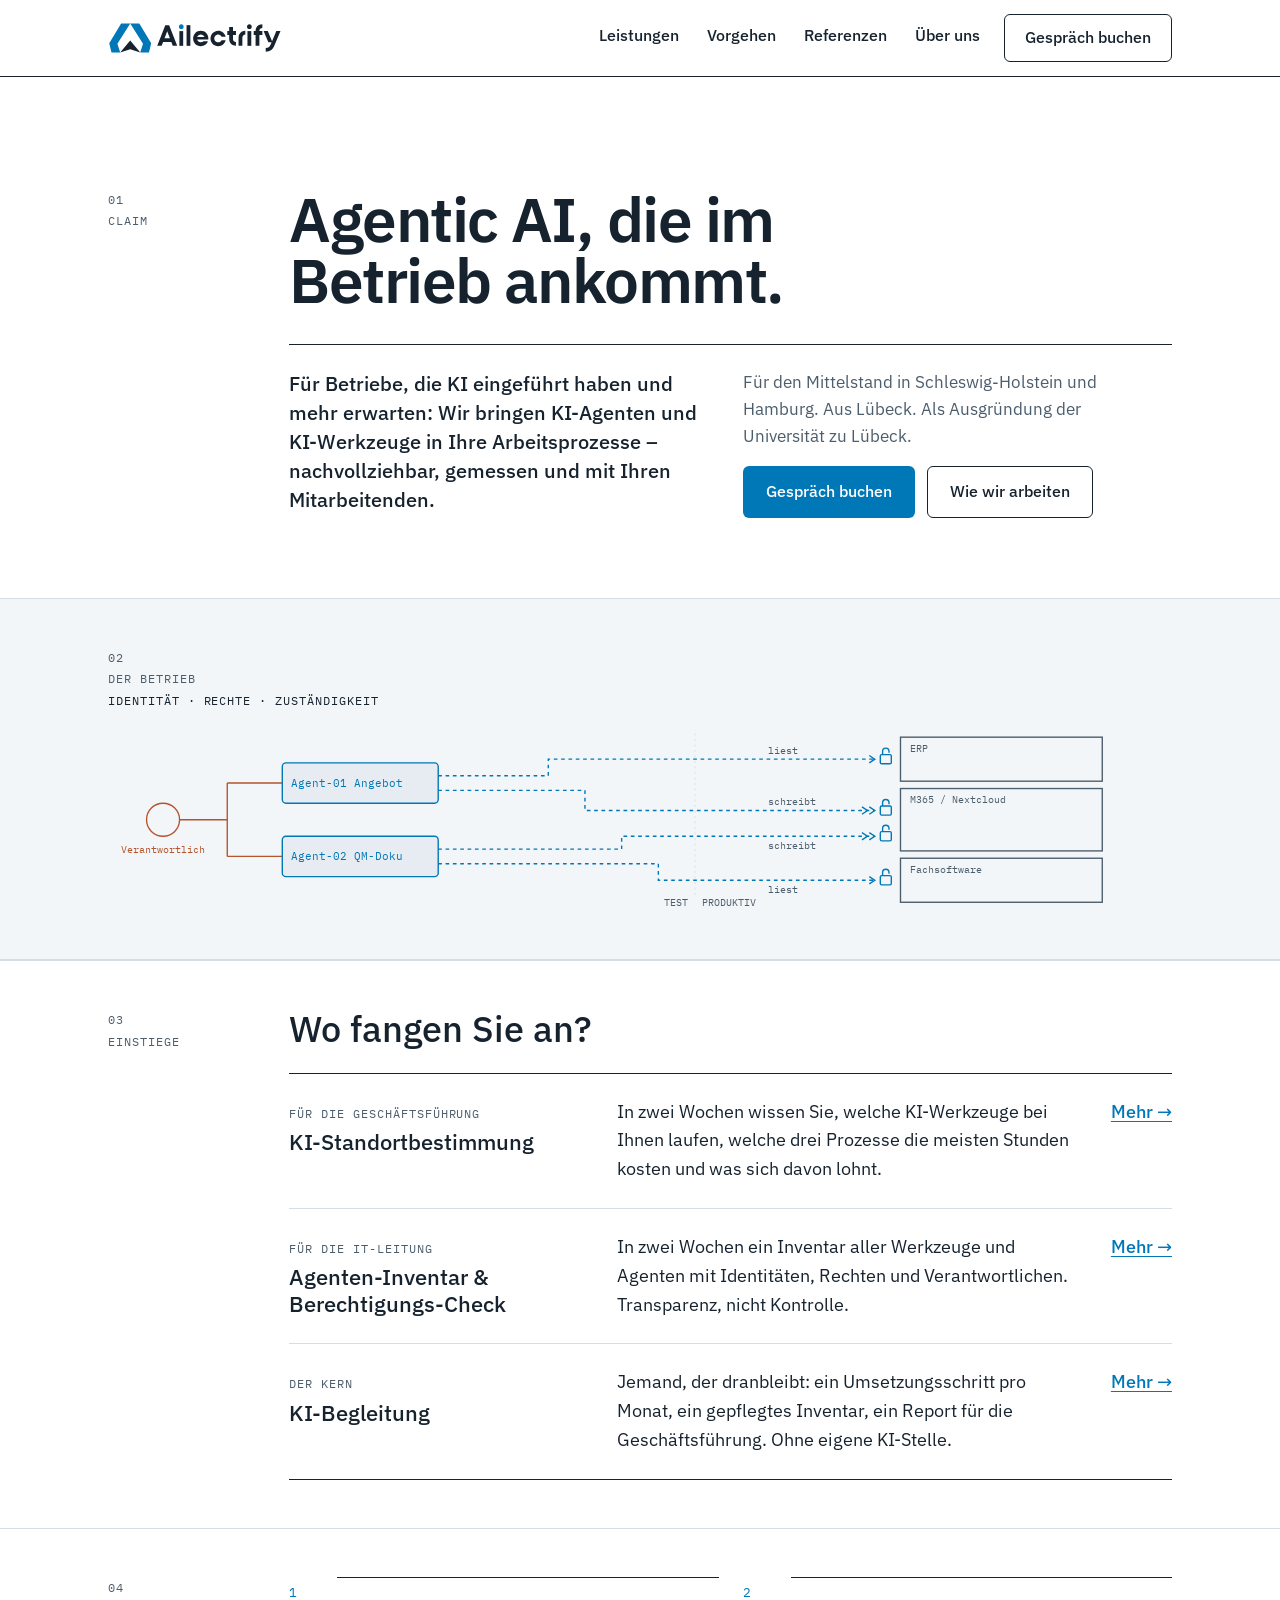
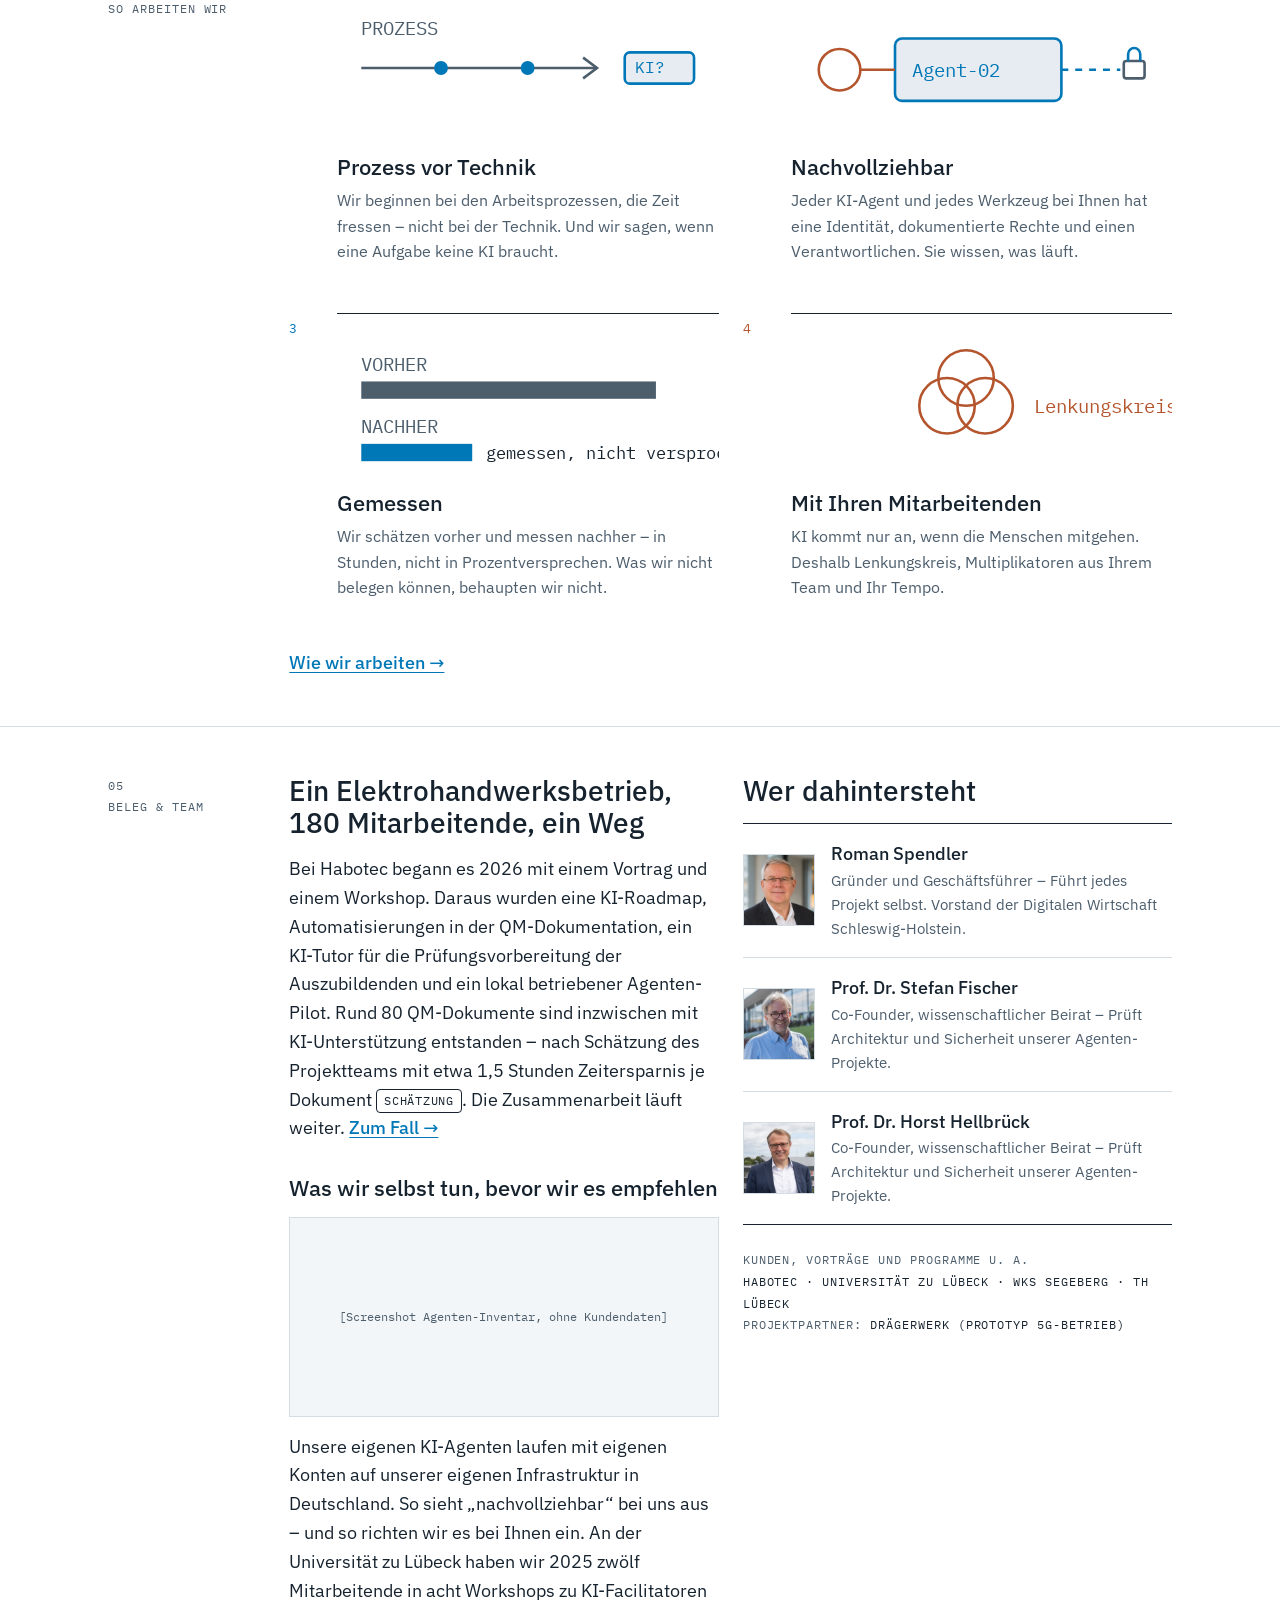
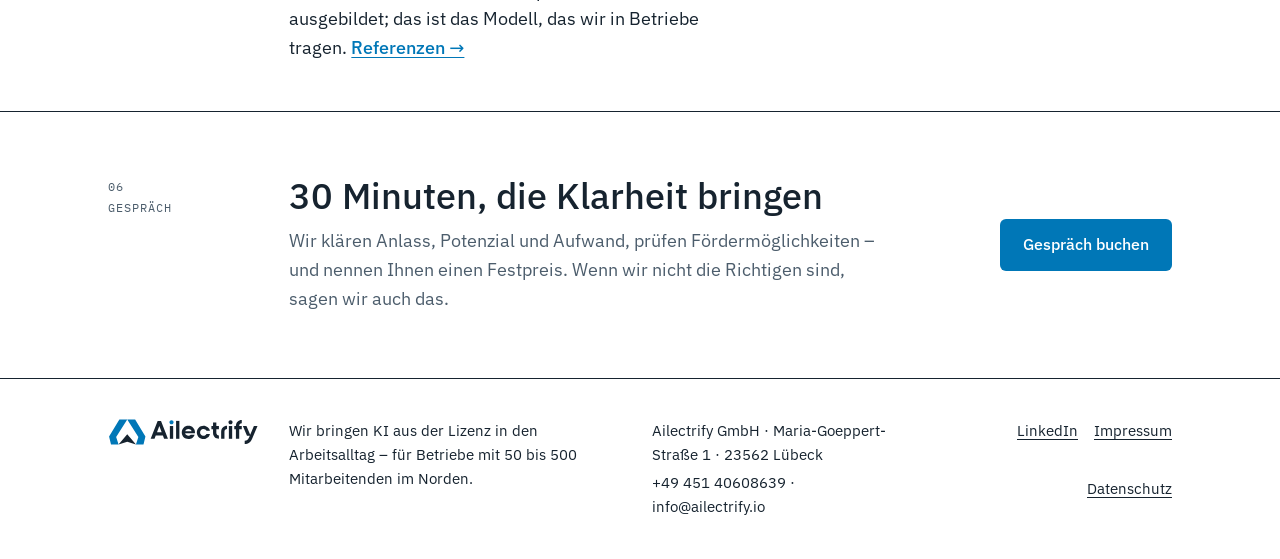
<file: index.html>
<!DOCTYPE html><html lang="de"> <head><meta charset="utf-8"><meta name="viewport" content="width=device-width, initial-scale=1, viewport-fit=cover"><title>Agentic AI, die im Betrieb ankommt | Ailectrify Lübeck</title><meta name="description" content="KI-Agenten und KI-Begleitung für den Mittelstand in Schleswig-Holstein und Hamburg. Prozess vor Technik, gemessen statt versprochen. Aus Lübeck."><link rel="canonical" href="https://ailectrify.io/"><meta property="og:type" content="website"><meta property="og:site_name" content="Ailectrify"><meta property="og:locale" content="de_DE"><meta property="og:title" content="Agentic AI, die im Betrieb ankommt | Ailectrify Lübeck"><meta property="og:description" content="KI-Agenten und KI-Begleitung für den Mittelstand in Schleswig-Holstein und Hamburg. Prozess vor Technik, gemessen statt versprochen. Aus Lübeck."><meta property="og:url" content="https://ailectrify.io/"><meta property="og:image" content="https://ailectrify.io/og-ailectrify.png"><meta property="og:image:width" content="1200"><meta property="og:image:height" content="630"><meta name="twitter:card" content="summary_large_image"><meta name="theme-color" content="#FFFFFF" media="(prefers-color-scheme: light)"><meta name="theme-color" content="#0F1A24" media="(prefers-color-scheme: dark)"><link rel="icon" href="/favicon.svg" type="image/svg+xml"><link rel="icon" href="/favicon-32.png" sizes="32x32" type="image/png"><link rel="apple-touch-icon" href="/apple-touch-icon.png"><link rel="sitemap" href="/sitemap-index.xml"><link rel="preload" href="/fonts/ibm-plex-sans-latin-400-normal.woff2" as="font" type="font/woff2" crossorigin><link rel="preload" href="/fonts/ibm-plex-sans-latin-600-normal.woff2" as="font" type="font/woff2" crossorigin><link rel="preload" href="/fonts/ibm-plex-mono-latin-400-normal.woff2" as="font" type="font/woff2" crossorigin><script type="application/ld+json">{"@context":"https://schema.org","@type":"Organization","name":"Ailectrify GmbH","url":"https://ailectrify.io","logo":"https://ailectrify.io/logo/ailectrify-logo.svg","email":"info@ailectrify.io","telephone":"+49 451 40608639","address":{"@type":"PostalAddress","streetAddress":"Maria-Goeppert-Straße 1","postalCode":"23562","addressLocality":"Lübeck","addressCountry":"DE"},"areaServed":["Schleswig-Holstein","Hamburg"],"founder":{"@type":"Person","name":"Roman Spendler"},"sameAs":["https://www.linkedin.com/company/68257816/","https://research.uni-luebeck.de/de/impacts/ailectrify-gmbh/"]}</script><link rel="stylesheet" href="/_astro/datenschutz.BeBYrRGr.css">
<style>.abschluss[data-astro-cid-vmixx4ze]{border-top:1px solid var(--tinte);padding-block:var(--s8)}.abschluss__inhalt[data-astro-cid-vmixx4ze]{grid-column:1 / -1;display:grid;gap:var(--s5);align-items:center;min-width:0}.abschluss__titel[data-astro-cid-vmixx4ze]{font-size:clamp(26px,1.6vw + 16px,36px);line-height:1.1}@media(min-width:900px){.abschluss__inhalt[data-astro-cid-vmixx4ze]{grid-column:span 10;grid-template-columns:7fr 3fr}.abschluss__cta[data-astro-cid-vmixx4ze]{display:flex;justify-content:flex-end}}
.sub[data-astro-cid-j7pv25f6]{font-size:clamp(18px,.6vw + 15px,20px);font-weight:500;line-height:1.45;max-width:36ch}.knoepfe[data-astro-cid-j7pv25f6]{display:flex;gap:var(--s3);flex-wrap:wrap}.visually-hidden[data-astro-cid-j7pv25f6]{position:absolute;width:1px;height:1px;overflow:hidden;clip:rect(0 0 0 0);white-space:nowrap}.abschnitt--band[data-astro-cid-j7pv25f6] .band[data-astro-cid-j7pv25f6]>.marke[data-astro-cid-j7pv25f6],.abschnitt--band[data-astro-cid-j7pv25f6] .band[data-astro-cid-j7pv25f6]>.inhalt[data-astro-cid-j7pv25f6]{grid-column:1 / -1}.band[data-astro-cid-j7pv25f6]{row-gap:var(--s4)}.band__diagramm[data-astro-cid-j7pv25f6]{max-width:1160px}.betrieb-mobil[data-astro-cid-j7pv25f6]{max-width:420px}.betrieb-desktop[data-astro-cid-j7pv25f6]{display:none}@media(min-width:900px){.betrieb-desktop[data-astro-cid-j7pv25f6]{display:block}.betrieb-mobil[data-astro-cid-j7pv25f6]{display:none}}.gross[data-astro-cid-j7pv25f6]{font-size:clamp(28px,1.6vw + 16px,36px);line-height:1.1;margin-bottom:var(--s5)}.einstieg[data-astro-cid-j7pv25f6]{display:grid;gap:var(--s3);align-items:baseline}.einstieg[data-astro-cid-j7pv25f6] h3[data-astro-cid-j7pv25f6]{margin-top:6px}.einstieg[data-astro-cid-j7pv25f6] a[data-astro-cid-j7pv25f6]{font-weight:500}@media(min-width:760px){.einstieg[data-astro-cid-j7pv25f6]{grid-template-columns:4fr 6fr 1fr;gap:var(--s5)}.einstieg[data-astro-cid-j7pv25f6] a[data-astro-cid-j7pv25f6]{justify-self:end}}.einstieg[data-astro-cid-j7pv25f6] h3[data-astro-cid-j7pv25f6]{hyphens:manual}.grundsaetze[data-astro-cid-j7pv25f6]{display:grid;gap:var(--s7) var(--s5)}@media(min-width:760px){.grundsaetze[data-astro-cid-j7pv25f6]{grid-template-columns:repeat(2,minmax(0,1fr))}.grundsaetze[data-astro-cid-j7pv25f6] .breit[data-astro-cid-j7pv25f6]{grid-column:span 2}}.grundsatz[data-astro-cid-j7pv25f6]{display:flex;gap:20px;min-width:0}.grundsatz[data-astro-cid-j7pv25f6] .nr[data-astro-cid-j7pv25f6]{font-family:var(--font-mono);font-size:13px;color:var(--marke);padding-top:6px;flex:0 0 28px}.grundsatz[data-astro-cid-j7pv25f6] .nr--mensch[data-astro-cid-j7pv25f6]{color:var(--mensch)}.grundsatz[data-astro-cid-j7pv25f6] .gs[data-astro-cid-j7pv25f6]{flex:1;min-width:0;border-top:1px solid var(--tinte);padding-top:12px;display:flex;flex-direction:column;gap:var(--s2)}.grundsatz[data-astro-cid-j7pv25f6] .gs[data-astro-cid-j7pv25f6] .diagramm[data-astro-cid-j7pv25f6]{max-width:220px;margin-bottom:var(--s2)}.grundsatz[data-astro-cid-j7pv25f6] p[data-astro-cid-j7pv25f6]{font-size:16px;color:var(--tinte-2)}.team[data-astro-cid-j7pv25f6] .person[data-astro-cid-j7pv25f6]{display:grid;grid-template-columns:72px 1fr;gap:var(--s4);align-items:center;padding-block:var(--s4)}.team[data-astro-cid-j7pv25f6] .foto[data-astro-cid-j7pv25f6] img[data-astro-cid-j7pv25f6]{display:block;width:100%;height:100%;object-fit:cover}.team[data-astro-cid-j7pv25f6] .foto[data-astro-cid-j7pv25f6]{aspect-ratio:1;background:var(--flaeche-3);border:1px solid var(--linie)}
</style></head> <body> <a class="skip" href="#inhalt">Zum Inhalt springen</a> <header class="kopf" data-astro-cid-3ef6ksr2> <div class="wrap kopf__zeile" data-astro-cid-3ef6ksr2> <a href="/" class="kopf__logo" aria-label="Ailectrify – Startseite" data-astro-cid-3ef6ksr2><svg class="logo logo--horizontal" viewBox="524.5 880.1 1409.5 243.4" role="img" aria-label="Ailectrify" style="height:30px"> <g><g transform="translate(-659.894 303.454) scale(0.9583)">
<path class="word" d="M 1509.167969 851.242188 L 1424.003906 824.777344 L 1338.832031 851.242188 L 1424.003906 749.613281 Z M 1509.167969 851.242188 "/>
<path class="mark" d="M 1601.535156 773.398438 L 1582.683594 851.242188 L 1508.625 851.242188 L 1532.410156 777.1875 L 1424 606.421875 L 1500.992188 606.421875 Z M 1601.535156 773.398438 "/>
<path class="mark" d="M 1246.464844 773.398438 L 1265.316406 851.242188 L 1339.375 851.242188 L 1315.589844 777.1875 L 1424 606.421875 L 1347.007812 606.421875 Z M 1246.464844 773.398438 "/>
</g>
<path class="word" d="M 983.242188 1004.175781 L 1026.8125 1004.175781 L 1005.027344 946.179688 Z M 1049.84375 1065.433594 L 1038.441406 1035.027344 L 971.359375 1035.027344 L 959.953125 1065.433594 L 923.945312 1065.433594 L 989.269531 897.746094 L 1020.78125 897.746094 L 1085.855469 1065.433594 Z M 1049.84375 1065.433594 "/>
<path class="word" d="M 1103.632812 945.894531 L 1134.480469 945.894531 L 1134.480469 1065.433594 L 1103.632812 1065.433594 Z M 1103.632812 945.894531 "/>
<path class="word" d="M 1161.914062 897.746094 L 1192.765625 897.746094 L 1192.765625 1065.4375 L 1161.914062 1065.4375 Z M 1161.914062 897.746094 "/>
<path class="word" d="M 1277.433594 974.207031 C 1270.84375 974.207031 1264.980469 975.84375 1260.011719 979.0625 C 1255.039062 982.292969 1251.285156 986.753906 1248.855469 992.320312 L 1248.214844 993.785156 L 1306.910156 993.785156 L 1306.265625 992.316406 C 1303.824219 986.746094 1300.023438 982.285156 1294.972656 979.058594 C 1289.917969 975.839844 1284.019531 974.207031 1277.433594 974.207031 M 1276.929688 1067.96875 C 1267.984375 1067.96875 1259.632812 1066.417969 1252.105469 1063.359375 C 1244.589844 1060.300781 1238.011719 1055.988281 1232.5625 1050.535156 C 1227.105469 1045.082031 1222.792969 1038.464844 1219.742188 1030.867188 C 1216.679688 1023.269531 1215.128906 1014.789062 1215.128906 1005.664062 C 1215.128906 996.710938 1216.679688 988.316406 1219.742188 980.714844 C 1222.796875 973.117188 1227.109375 966.453125 1232.566406 960.910156 C 1238.007812 955.386719 1244.582031 951.035156 1252.105469 947.96875 C 1259.628906 944.910156 1267.980469 943.359375 1276.929688 943.359375 C 1285.863281 943.359375 1294.214844 944.910156 1301.746094 947.96875 C 1309.269531 951.035156 1315.84375 955.386719 1321.289062 960.910156 C 1326.738281 966.449219 1331.050781 973.109375 1334.109375 980.714844 C 1337.171875 988.324219 1338.722656 996.71875 1338.722656 1005.664062 C 1338.722656 1007.90625 1338.515625 1010.535156 1338.101562 1013.488281 L 1246.898438 1013.488281 L 1247.285156 1014.824219 C 1249.199219 1021.4375 1252.90625 1026.867188 1258.300781 1030.953125 C 1263.695312 1035.042969 1270.132812 1037.121094 1277.433594 1037.121094 C 1286.476562 1037.121094 1293.957031 1034.136719 1299.671875 1028.25 L 1335.03125 1028.25 C 1333.078125 1033.996094 1330.382812 1039.273438 1327.011719 1043.953125 C 1323.378906 1048.984375 1318.984375 1053.335938 1313.957031 1056.882812 C 1308.914062 1060.4375 1303.175781 1063.203125 1296.898438 1065.101562 C 1290.59375 1067.003906 1283.875 1067.96875 1276.929688 1067.96875 "/>
<path class="word" d="M 1418.324219 1067.96875 C 1409.71875 1067.96875 1401.503906 1066.332031 1393.898438 1063.109375 C 1386.285156 1059.882812 1379.621094 1055.441406 1374.085938 1049.902344 C 1368.554688 1044.375 1364.109375 1037.707031 1360.878906 1030.089844 C 1357.65625 1022.492188 1356.023438 1014.277344 1356.023438 1005.664062 C 1356.023438 996.890625 1357.65625 988.632812 1360.878906 981.117188 C 1364.109375 973.578125 1368.554688 966.910156 1374.089844 961.289062 C 1379.628906 955.671875 1386.292969 951.234375 1393.890625 948.09375 C 1401.503906 944.953125 1409.722656 943.359375 1418.324219 943.359375 C 1425.929688 943.359375 1433.183594 944.574219 1439.890625 946.972656 C 1446.582031 949.367188 1452.660156 952.761719 1457.957031 957.0625 C 1463.25 961.363281 1467.773438 966.5625 1471.410156 972.507812 C 1474.824219 978.101562 1477.324219 984.210938 1478.847656 990.679688 L 1446.339844 990.679688 C 1443.890625 985.886719 1440.242188 981.9375 1435.484375 978.933594 C 1430.523438 975.796875 1424.75 974.207031 1418.324219 974.207031 C 1413.980469 974.207031 1409.839844 975 1406.019531 976.566406 C 1402.203125 978.128906 1398.808594 980.332031 1395.929688 983.117188 C 1393.054688 985.910156 1390.796875 989.269531 1389.230469 993.101562 C 1387.664062 996.929688 1386.871094 1001.15625 1386.871094 1005.664062 C 1386.871094 1010.007812 1387.664062 1014.148438 1389.230469 1017.96875 C 1390.792969 1021.796875 1393.042969 1025.195312 1395.917969 1028.070312 C 1398.796875 1030.945312 1402.195312 1033.199219 1406.019531 1034.761719 C 1409.839844 1036.324219 1413.980469 1037.117188 1418.324219 1037.117188 C 1424.746094 1037.117188 1430.519531 1035.53125 1435.484375 1032.398438 C 1440.246094 1029.386719 1443.894531 1025.4375 1446.34375 1020.648438 L 1478.847656 1020.648438 C 1477.324219 1027.117188 1474.824219 1033.226562 1471.410156 1038.820312 C 1467.765625 1044.773438 1463.242188 1049.972656 1457.957031 1054.265625 C 1452.664062 1058.566406 1446.585938 1061.960938 1439.890625 1064.355469 C 1433.191406 1066.753906 1425.933594 1067.96875 1418.324219 1067.96875 "/>
<path class="word" d="M 1562.734375 1065.425781 C 1555.023438 1065.3125 1547.839844 1063.9375 1541.363281 1061.328125 C 1534.597656 1058.605469 1528.660156 1054.761719 1523.714844 1049.894531 C 1518.769531 1045.035156 1514.84375 1039.140625 1512.039062 1032.375 C 1509.234375 1025.617188 1507.8125 1018.164062 1507.8125 1010.222656 L 1507.8125 976.742188 L 1492.605469 976.742188 L 1492.605469 945.894531 L 1507.8125 945.894531 L 1507.8125 912.949219 L 1538.660156 912.949219 L 1538.660156 945.894531 L 1562.734375 945.894531 L 1562.734375 976.742188 L 1538.660156 976.742188 L 1538.660156 1009.972656 C 1538.660156 1017.328125 1540.980469 1023.335938 1545.5625 1027.824219 C 1549.921875 1032.101562 1555.695312 1034.367188 1562.734375 1034.570312 Z M 1562.734375 1065.425781 "/>
<path class="word" d="M 1583.828125 1065.433594 L 1583.828125 998.566406 C 1583.828125 990.636719 1585.25 983.183594 1588.058594 976.414062 C 1590.855469 969.660156 1594.785156 963.765625 1599.734375 958.894531 C 1604.6875 954.027344 1610.625 950.183594 1617.382812 947.464844 C 1623.859375 944.855469 1631.042969 943.480469 1638.753906 943.367188 L 1638.753906 974.222656 C 1631.710938 974.425781 1625.941406 976.691406 1621.582031 980.972656 C 1617 985.460938 1614.679688 991.464844 1614.679688 998.824219 L 1614.679688 1065.433594 Z M 1583.828125 1065.433594 "/>
<path class="word" d="M 1656.042969 945.894531 L 1686.894531 945.894531 L 1686.894531 1065.433594 L 1656.042969 1065.433594 Z M 1656.042969 945.894531 "/>
<path class="word" d="M 1721.933594 1065.433594 L 1721.933594 976.742188 L 1706.726562 976.742188 L 1706.726562 945.894531 L 1721.933594 945.894531 L 1721.933594 944.847656 C 1721.933594 936.574219 1723.269531 928.988281 1725.910156 922.296875 C 1728.542969 915.628906 1732.339844 909.871094 1737.195312 905.179688 C 1742.054688 900.488281 1747.988281 896.769531 1754.835938 894.128906 C 1761.417969 891.59375 1768.820312 890.257812 1776.855469 890.148438 L 1776.855469 921.007812 C 1769.347656 921.175781 1763.449219 923.226562 1759.320312 927.105469 C 1754.980469 931.175781 1752.78125 937.144531 1752.78125 944.847656 L 1752.78125 945.894531 L 1776.855469 945.894531 L 1776.855469 976.742188 L 1752.78125 976.742188 L 1752.78125 1065.433594 Z M 1721.933594 1065.433594 "/>
<path class="word" d="M 1804.285156 1082.722656 C 1814.109375 1082.585938 1822.132812 1080.484375 1828.144531 1076.472656 C 1834.367188 1072.328125 1839.527344 1065.523438 1843.480469 1056.25 L 1851.957031 1036.292969 L 1825.472656 1036.292969 L 1787.082031 945.894531 L 1820.796875 945.894531 L 1855.699219 1027.855469 L 1890.34375 945.894531 L 1924.054688 945.894531 L 1873.738281 1064.300781 C 1866.414062 1081.601562 1857.070312 1094.28125 1845.972656 1101.984375 C 1835.113281 1109.523438 1821.09375 1113.421875 1804.285156 1113.578125 Z M 1804.285156 1082.722656 "/>
<path class="mark" d="M 1119.054688 929.203125 C 1113.460938 929.203125 1108.804688 927.386719 1105.222656 923.804688 C 1101.644531 920.226562 1099.832031 915.574219 1099.832031 909.972656 C 1099.832031 904.375 1101.644531 899.722656 1105.222656 896.144531 C 1108.804688 892.566406 1113.460938 890.75 1119.054688 890.75 C 1124.652344 890.75 1129.308594 892.566406 1132.886719 896.144531 C 1136.46875 899.722656 1138.28125 904.375 1138.28125 909.972656 C 1138.28125 915.574219 1136.46875 920.226562 1132.886719 923.804688 C 1129.308594 927.386719 1124.652344 929.203125 1119.054688 929.203125 "/>
<path class="word" d="M 1671.46875 929.203125 C 1665.875 929.203125 1661.21875 927.386719 1657.640625 923.804688 C 1654.058594 920.226562 1652.242188 915.570312 1652.242188 909.972656 C 1652.242188 904.378906 1654.058594 899.722656 1657.640625 896.144531 C 1661.21875 892.566406 1665.875 890.75 1671.46875 890.75 C 1677.066406 890.75 1681.71875 892.566406 1685.300781 896.144531 C 1688.882812 899.722656 1690.699219 904.378906 1690.699219 909.972656 C 1690.699219 915.570312 1688.882812 920.226562 1685.300781 923.804688 C 1681.71875 927.386719 1677.066406 929.203125 1671.46875 929.203125 "/></g>   </svg> </a> <nav class="kopf__nav" aria-label="Hauptnavigation" data-astro-cid-3ef6ksr2> <a href="/leistungen/" data-astro-cid-3ef6ksr2>Leistungen</a><a href="/vorgehen/" data-astro-cid-3ef6ksr2>Vorgehen</a><a href="/referenzen/" data-astro-cid-3ef6ksr2>Referenzen</a><a href="/ueber-uns/" data-astro-cid-3ef6ksr2>Über uns</a> </nav> <a class="btn btn--s kopf__cta" href="/gespraech/" data-astro-cid-3ef6ksr2>Gespräch buchen</a> <details class="kopf__menue" data-astro-cid-3ef6ksr2> <summary aria-label="Menü öffnen" data-astro-cid-3ef6ksr2><span data-astro-cid-3ef6ksr2></span><span data-astro-cid-3ef6ksr2></span><span data-astro-cid-3ef6ksr2></span></summary> <nav aria-label="Mobile Navigation" data-astro-cid-3ef6ksr2> <a href="/leistungen/" data-astro-cid-3ef6ksr2>Leistungen</a><a href="/vorgehen/" data-astro-cid-3ef6ksr2>Vorgehen</a><a href="/referenzen/" data-astro-cid-3ef6ksr2>Referenzen</a><a href="/ueber-uns/" data-astro-cid-3ef6ksr2>Über uns</a> <a href="/gespraech/" class="btn btn--p" data-astro-cid-3ef6ksr2>Gespräch buchen</a> </nav> </details> </div> </header>  <main id="inhalt">   <section class="abschnitt abschnitt--kopf" data-astro-cid-j7pv25f6> <div class="wrap raster" data-astro-cid-j7pv25f6> <div class="marke" data-astro-cid-j7pv25f6>01<br data-astro-cid-j7pv25f6>Claim</div> <div class="inhalt stapel" style="gap:var(--s6)" data-astro-cid-j7pv25f6> <h1 class="display" style="max-width:14ch" data-astro-cid-j7pv25f6>Agentic AI, die im Betrieb ankommt.</h1> <div class="zwei linie-oben" data-astro-cid-j7pv25f6> <p class="sub" data-astro-cid-j7pv25f6>Für Betriebe, die KI eingeführt haben und mehr erwarten: Wir bringen KI-Agenten und KI-Werkzeuge in Ihre Arbeitsprozesse – nachvollziehbar, gemessen und mit Ihren Mitarbeitenden.</p> <div class="stapel" data-astro-cid-j7pv25f6> <p class="muted" style="font-size:17px;max-width:40ch" data-astro-cid-j7pv25f6>Für den Mittelstand in Schleswig-Holstein und Hamburg. Aus Lübeck. Als Ausgründung der Universität zu Lübeck.</p> <div class="knoepfe" data-astro-cid-j7pv25f6> <a class="btn btn--p" href="/gespraech/" data-astro-cid-j7pv25f6>Gespräch buchen</a> <a class="btn btn--s" href="/vorgehen/" data-astro-cid-j7pv25f6>Wie wir arbeiten</a> </div> </div> </div> </div> </div> </section>  <section class="abschnitt abschnitt--band" aria-labelledby="betrieb" data-astro-cid-j7pv25f6> <div class="wrap raster band" data-astro-cid-j7pv25f6> <div class="marke" data-astro-cid-j7pv25f6>02<br data-astro-cid-j7pv25f6>Der Betrieb<br data-astro-cid-j7pv25f6><b data-astro-cid-j7pv25f6>Identität · Rechte · Zuständigkeit</b></div> <div class="inhalt band__diagramm" data-astro-cid-j7pv25f6><h2 id="betrieb" class="visually-hidden" data-astro-cid-j7pv25f6>Wie KI-Agenten im Betrieb ankommen</h2><div class="betrieb-desktop" data-astro-cid-j7pv25f6><svg class="diagramm" xmlns="http://www.w3.org/2000/svg" viewBox="0 0 1160 200" role="img" aria-label="Zwei KI-Agenten mit eigener Identität und dokumentierten Rechten: Agent-01 liest das ERP und schreibt nach M365 und Nextcloud, Agent-02 schreibt nach M365 und Nextcloud und liest die Fachsoftware. Ein verantwortlicher Mensch steht hinter beiden. Test und Produktiv sind getrennt." font-family="'IBM Plex Mono', ui-monospace, 'SF Mono', Menlo, monospace" font-size="11">
<path d="M640 6 V182" fill="none" stroke="var(--linie,#D5DDE4)" stroke-width="1" stroke-dasharray="2 4"/>
<text x="632" y="194" fill="var(--tinte-2,#4C5D6C)" font-size="11" text-anchor="end">TEST</text>
<text x="648" y="194" fill="var(--tinte-2,#4C5D6C)" font-size="11">PRODUKTIV</text>
<circle cx="60" cy="100" r="18" fill="none" stroke="var(--mensch,#B4552D)" stroke-width="1.5"/>
<text x="60" y="136" fill="var(--mensch,#B4552D)" font-size="11" text-anchor="middle">Verantwortlich</text>
<path d="M78 100 H130 M130 60 V140 M130 60 H190 M130 140 H190" fill="none" stroke="var(--mensch,#B4552D)" stroke-width="1.5"/>
<rect x="190" y="38" width="170" height="44" rx="4" fill="var(--flaeche-3,#E6ECF1)" stroke="var(--marke,#0077B7)" stroke-width="1.5"/><text x="200" y="64.0" fill="var(--marke,#0077B7)" font-size="12">Agent-01 Angebot</text>
<rect x="190" y="118" width="170" height="44" rx="4" fill="var(--flaeche-3,#E6ECF1)" stroke="var(--marke,#0077B7)" stroke-width="1.5"/><text x="200" y="144.0" fill="var(--marke,#0077B7)" font-size="12">Agent-02 QM-Doku</text>
<rect x="864" y="10" width="220" height="48" fill="none" stroke="var(--tinte-2,#4C5D6C)" stroke-width="1.5"/><text x="874" y="26" fill="var(--tinte-2,#4C5D6C)" font-size="11">ERP</text>
<rect x="864" y="66" width="220" height="68" fill="none" stroke="var(--tinte-2,#4C5D6C)" stroke-width="1.5"/><text x="874" y="82" fill="var(--tinte-2,#4C5D6C)" font-size="11">M365 / Nextcloud</text>
<rect x="864" y="142" width="220" height="48" fill="none" stroke="var(--tinte-2,#4C5D6C)" stroke-width="1.5"/><text x="874" y="158" fill="var(--tinte-2,#4C5D6C)" font-size="11">Fachsoftware</text>
<path d="M360 52 H480 V34 H836" fill="none" stroke="var(--marke,#0077B7)" stroke-width="1.5" stroke-dasharray="4 4"/><path d="M830 30 L836 34 L830 38" fill="none" stroke="var(--marke,#0077B7)" stroke-width="1.5"/><rect x="842" y="29" width="12" height="10" rx="1.5" fill="none" stroke="var(--marke,#0077B7)" stroke-width="1.5"/><path d="M844.5 29 V25.5 a3.5 3.5 0 0 1 7 0 V27" fill="none" stroke="var(--marke,#0077B7)" stroke-width="1.5"/>
<path d="M360 68 H520 V90 H836" fill="none" stroke="var(--marke,#0077B7)" stroke-width="1.5" stroke-dasharray="4 4"/><path d="M830 86 L836 90 L830 94" fill="none" stroke="var(--marke,#0077B7)" stroke-width="1.5"/><path d="M822 86 L828 90 L822 94" fill="none" stroke="var(--marke,#0077B7)" stroke-width="1.5"/><rect x="842" y="85" width="12" height="10" rx="1.5" fill="none" stroke="var(--marke,#0077B7)" stroke-width="1.5"/><path d="M844.5 85 V81.5 a3.5 3.5 0 0 1 7 0 V83" fill="none" stroke="var(--marke,#0077B7)" stroke-width="1.5"/>
<path d="M360 132 H560 V118 H836" fill="none" stroke="var(--marke,#0077B7)" stroke-width="1.5" stroke-dasharray="4 4"/><path d="M830 114 L836 118 L830 122" fill="none" stroke="var(--marke,#0077B7)" stroke-width="1.5"/><path d="M822 114 L828 118 L822 122" fill="none" stroke="var(--marke,#0077B7)" stroke-width="1.5"/><rect x="842" y="113" width="12" height="10" rx="1.5" fill="none" stroke="var(--marke,#0077B7)" stroke-width="1.5"/><path d="M844.5 113 V109.5 a3.5 3.5 0 0 1 7 0 V111" fill="none" stroke="var(--marke,#0077B7)" stroke-width="1.5"/>
<path d="M360 148 H600 V166 H836" fill="none" stroke="var(--marke,#0077B7)" stroke-width="1.5" stroke-dasharray="4 4"/><path d="M830 162 L836 166 L830 170" fill="none" stroke="var(--marke,#0077B7)" stroke-width="1.5"/><rect x="842" y="161" width="12" height="10" rx="1.5" fill="none" stroke="var(--marke,#0077B7)" stroke-width="1.5"/><path d="M844.5 161 V157.5 a3.5 3.5 0 0 1 7 0 V159" fill="none" stroke="var(--marke,#0077B7)" stroke-width="1.5"/>
<text x="720" y="28" fill="var(--tinte-2,#4C5D6C)" font-size="11">liest</text>
<text x="720" y="84" fill="var(--tinte-2,#4C5D6C)" font-size="11">schreibt</text>
<text x="720" y="132" fill="var(--tinte-2,#4C5D6C)" font-size="11">schreibt</text>
<text x="720" y="180" fill="var(--tinte-2,#4C5D6C)" font-size="11">liest</text>
</svg>
</div><div class="betrieb-mobil" data-astro-cid-j7pv25f6><svg class="diagramm" xmlns="http://www.w3.org/2000/svg" viewBox="0 0 358 320" role="img" aria-label="Zwei KI-Agenten mit eigener Identität und dokumentierten Rechten auf ERP, M365 und Nextcloud sowie Fachsoftware. Ein verantwortlicher Mensch steht hinter beiden. Test und Produktiv sind getrennt." font-family="'IBM Plex Mono', ui-monospace, 'SF Mono', Menlo, monospace" font-size="11">
<circle cx="179" cy="26" r="14" fill="none" stroke="var(--mensch,#B4552D)" stroke-width="1.5"/>
<text x="200" y="30" fill="var(--mensch,#B4552D)" font-size="11">Verantwortlich</text>
<path d="M179 40 V54 M89 54 H269 M89 54 V70 M269 54 V70" fill="none" stroke="var(--mensch,#B4552D)" stroke-width="1.5"/>
<rect x="14" y="70" width="150" height="36" rx="4" fill="var(--flaeche-3,#E6ECF1)" stroke="var(--marke,#0077B7)" stroke-width="1.5"/><text x="24" y="92.0" fill="var(--marke,#0077B7)" font-size="12">Agent-01 Angebot</text>
<rect x="194" y="70" width="150" height="36" rx="4" fill="var(--flaeche-3,#E6ECF1)" stroke="var(--marke,#0077B7)" stroke-width="1.5"/><text x="204" y="92.0" fill="var(--marke,#0077B7)" font-size="12">Agent-02 QM-Doku</text>
<path d="M14 160 H344" fill="none" stroke="var(--linie,#D5DDE4)" stroke-width="1" stroke-dasharray="2 4"/>
<text x="14" y="153" fill="var(--tinte-2,#4C5D6C)" font-size="11">TEST</text>
<text x="14" y="174" fill="var(--tinte-2,#4C5D6C)" font-size="11">PRODUKTIV</text>
<rect x="14" y="262" width="108" height="44" fill="none" stroke="var(--tinte-2,#4C5D6C)" stroke-width="1.5"/><text x="24" y="278" fill="var(--tinte-2,#4C5D6C)" font-size="11">ERP</text>
<rect x="131" y="262" width="108" height="44" fill="none" stroke="var(--tinte-2,#4C5D6C)" stroke-width="1.5"/><text x="141" y="278" fill="var(--tinte-2,#4C5D6C)" font-size="11">M365/Nextcloud</text>
<rect x="248" y="262" width="96" height="44" fill="none" stroke="var(--tinte-2,#4C5D6C)" stroke-width="1.5"/><text x="258" y="278" fill="var(--tinte-2,#4C5D6C)" font-size="11">Fachsoftware</text>
<path d="M88 106 V224" fill="none" stroke="var(--marke,#0077B7)" stroke-width="1.5" stroke-dasharray="4 4"/><path d="M84 218 L88 224 L92 218" fill="none" stroke="var(--marke,#0077B7)" stroke-width="1.5"/><rect x="82" y="238" width="12" height="10" rx="1.5" fill="none" stroke="var(--marke,#0077B7)" stroke-width="1.5"/><path d="M84.5 238 V234.5 a3.5 3.5 0 0 1 7 0 V236" fill="none" stroke="var(--marke,#0077B7)" stroke-width="1.5"/>
<path d="M150 106 V224" fill="none" stroke="var(--marke,#0077B7)" stroke-width="1.5" stroke-dasharray="4 4"/><path d="M146 218 L150 224 L154 218" fill="none" stroke="var(--marke,#0077B7)" stroke-width="1.5"/><path d="M146 210 L150 216 L154 210" fill="none" stroke="var(--marke,#0077B7)" stroke-width="1.5"/><rect x="144" y="238" width="12" height="10" rx="1.5" fill="none" stroke="var(--marke,#0077B7)" stroke-width="1.5"/><path d="M146.5 238 V234.5 a3.5 3.5 0 0 1 7 0 V236" fill="none" stroke="var(--marke,#0077B7)" stroke-width="1.5"/>
<path d="M220 106 V224" fill="none" stroke="var(--marke,#0077B7)" stroke-width="1.5" stroke-dasharray="4 4"/><path d="M216 218 L220 224 L224 218" fill="none" stroke="var(--marke,#0077B7)" stroke-width="1.5"/><path d="M216 210 L220 216 L224 210" fill="none" stroke="var(--marke,#0077B7)" stroke-width="1.5"/><rect x="214" y="238" width="12" height="10" rx="1.5" fill="none" stroke="var(--marke,#0077B7)" stroke-width="1.5"/><path d="M216.5 238 V234.5 a3.5 3.5 0 0 1 7 0 V236" fill="none" stroke="var(--marke,#0077B7)" stroke-width="1.5"/>
<path d="M290 106 V224" fill="none" stroke="var(--marke,#0077B7)" stroke-width="1.5" stroke-dasharray="4 4"/><path d="M286 218 L290 224 L294 218" fill="none" stroke="var(--marke,#0077B7)" stroke-width="1.5"/><rect x="284" y="238" width="12" height="10" rx="1.5" fill="none" stroke="var(--marke,#0077B7)" stroke-width="1.5"/><path d="M286.5 238 V234.5 a3.5 3.5 0 0 1 7 0 V236" fill="none" stroke="var(--marke,#0077B7)" stroke-width="1.5"/>
<text x="96" y="196" fill="var(--tinte-2,#4C5D6C)" font-size="11">liest</text>
<text x="158" y="196" fill="var(--tinte-2,#4C5D6C)" font-size="11">schreibt</text>
<text x="228" y="196" fill="var(--tinte-2,#4C5D6C)" font-size="11">schreibt</text>
<text x="298" y="196" fill="var(--tinte-2,#4C5D6C)" font-size="11">liest</text>
</svg>
</div></div> </div> </section>  <section id="einstiege" class="abschnitt"> <div class="wrap raster"> <div class="marke">03<br>Einstiege</div> <div class="inhalt"> <h2 class="gross" data-astro-cid-j7pv25f6>Wo fangen Sie an?</h2> <div class="zeilen einstiege" data-astro-cid-j7pv25f6> <article class="einstieg" data-astro-cid-j7pv25f6> <div data-astro-cid-j7pv25f6><div class="eyebrow" data-astro-cid-j7pv25f6>Für die Geschäftsführung</div><h3 data-astro-cid-j7pv25f6>KI-Standortbestimmung</h3></div> <p data-astro-cid-j7pv25f6>In zwei Wochen wissen Sie, welche KI-Werkzeuge bei Ihnen laufen, welche drei Prozesse die meisten Stunden kosten und was sich davon lohnt.</p> <a href="/leistungen/#standortbestimmung" data-astro-cid-j7pv25f6>Mehr →</a> </article> <article class="einstieg" data-astro-cid-j7pv25f6> <div data-astro-cid-j7pv25f6><div class="eyebrow" data-astro-cid-j7pv25f6>Für die IT-Leitung</div><h3 data-astro-cid-j7pv25f6>Agenten-Inventar &amp; Berechtigungs-Check</h3></div> <p data-astro-cid-j7pv25f6>In zwei Wochen ein Inventar aller Werkzeuge und Agenten mit Identitäten, Rechten und Verantwortlichen. Transparenz, nicht Kontrolle.</p> <a href="/leistungen/#inventar-check" data-astro-cid-j7pv25f6>Mehr →</a> </article> <article class="einstieg" data-astro-cid-j7pv25f6> <div data-astro-cid-j7pv25f6><div class="eyebrow" data-astro-cid-j7pv25f6>Der Kern</div><h3 data-astro-cid-j7pv25f6>KI-Begleitung</h3></div> <p data-astro-cid-j7pv25f6>Jemand, der dranbleibt: ein Umsetzungsschritt pro Monat, ein gepflegtes Inventar, ein Report für die Geschäftsführung. Ohne eigene KI-Stelle.</p> <a href="/leistungen/#begleitung" data-astro-cid-j7pv25f6>Mehr →</a> </article> </div> </div> </div> </section>  <section class="abschnitt"> <div class="wrap raster"> <div class="marke">04<br>So arbeiten wir</div> <div class="inhalt"> <div class="grundsaetze" data-astro-cid-j7pv25f6> <div class="grundsatz" data-astro-cid-j7pv25f6><div class="nr" data-astro-cid-j7pv25f6>1</div><div class="gs" data-astro-cid-j7pv25f6><svg class="diagramm diagramm--pikto" viewBox="0 0 220 90" role="img" aria-label="Prozesspfeil mit zwei Messpunkten und der Frage, ob KI hilft">  <path d="M14 45 H150" class="sys"></path><path d="M142 39 L150 45 L142 51" class="sys"></path> <circle cx="60" cy="45" r="4" fill="var(--marke)"></circle><circle cx="110" cy="45" r="4" fill="var(--marke)"></circle> <text x="14" y="26" class="lab">PROZESS</text> <rect x="166" y="36" width="40" height="18" rx="3" class="ag"></rect><text x="172" y="48" class="lab-m" font-size="9">KI?</text>     </svg><h3 data-astro-cid-j7pv25f6>Prozess vor Technik</h3><p data-astro-cid-j7pv25f6>Wir beginnen bei den Arbeitsprozessen, die Zeit fressen – nicht bei der Technik. Und wir sagen, wenn eine Aufgabe keine KI braucht.</p></div></div> <div class="grundsatz" data-astro-cid-j7pv25f6><div class="nr" data-astro-cid-j7pv25f6>2</div><div class="gs" data-astro-cid-j7pv25f6><svg class="diagramm diagramm--pikto" viewBox="0 0 220 90" role="img" aria-label="Ein verantwortlicher Mensch, ein KI-Agent, ein Schloss für dokumentierte Rechte">   <rect x="60" y="28" width="96" height="36" rx="4" class="ag"></rect><text x="70" y="50" class="lab-m">Agent-02</text> <circle cx="28" cy="46" r="12" class="me"></circle><path d="M40 46 H60" class="me"></path> <path d="M156 46 H190" class="re"></path> <rect x="192" y="41" width="12" height="10" rx="1.5" class="sys" stroke="var(--marke)"></rect> <path d="M194.5 41 V37 a3.5 3.5 0 0 1 7 0 V41" fill="none" stroke="var(--marke)" stroke-width="1.5"></path>    </svg><h3 data-astro-cid-j7pv25f6>Nachvollziehbar</h3><p data-astro-cid-j7pv25f6>Jeder KI-Agent und jedes Werkzeug bei Ihnen hat eine Identität, dokumentierte Rechte und einen Verantwortlichen. Sie wissen, was läuft.</p></div></div> <div class="grundsatz" data-astro-cid-j7pv25f6><div class="nr" data-astro-cid-j7pv25f6>3</div><div class="gs" data-astro-cid-j7pv25f6><svg class="diagramm diagramm--pikto" viewBox="0 0 220 90" role="img" aria-label="Zwei Balken: Zeitaufwand vorher und nachher">    <text x="14" y="26" class="lab">VORHER</text><rect x="14" y="32" width="170" height="10" class="bar1"></rect> <text x="14" y="62" class="lab">NACHHER</text><rect x="14" y="68" width="64" height="10" class="bar2"></rect> <text x="86" y="77" class="lab-t" font-size="10">gemessen, nicht versprochen</text>   </svg><h3 data-astro-cid-j7pv25f6>Gemessen</h3><p data-astro-cid-j7pv25f6>Wir schätzen vorher und messen nachher – in Stunden, nicht in Prozentversprechen. Was wir nicht belegen können, behaupten wir nicht.</p></div></div> <div class="grundsatz" data-astro-cid-j7pv25f6><div class="nr nr--mensch" data-astro-cid-j7pv25f6>4</div><div class="gs" data-astro-cid-j7pv25f6><svg class="diagramm diagramm--pikto" viewBox="0 0 220 90" role="img" aria-label="Lenkungskreis aus drei Personen">     <circle cx="90" cy="46" r="16" class="me"></circle><circle cx="112" cy="46" r="16" class="me"></circle><circle cx="101" cy="30" r="16" class="me"></circle> <text x="140" y="50" class="lab-h">Lenkungskreis</text>  </svg><h3 data-astro-cid-j7pv25f6>Mit Ihren Mitarbeitenden</h3><p data-astro-cid-j7pv25f6>KI kommt nur an, wenn die Menschen mitgehen. Deshalb Lenkungskreis, Multiplikatoren aus Ihrem Team und Ihr Tempo.</p></div></div> <p class="breit" data-astro-cid-j7pv25f6><a href="/vorgehen/" style="font-weight:500" data-astro-cid-j7pv25f6>Wie wir arbeiten →</a></p> </div> </div> </div> </section>  <section class="abschnitt"> <div class="wrap raster"> <div class="marke">05<br>Beleg &amp; Team</div> <div class="inhalt"> <div class="zwei" data-astro-cid-j7pv25f6> <div class="stapel" data-astro-cid-j7pv25f6> <h2 style="font-size:28px" data-astro-cid-j7pv25f6>Ein Elektrohandwerksbetrieb, 180 Mitarbeitende, ein Weg</h2> <p data-astro-cid-j7pv25f6>Bei Habotec begann es 2026 mit einem Vortrag und einem Workshop. Daraus wurden eine KI-Roadmap, Automatisierungen in der QM-Dokumentation, ein KI-Tutor für die Prüfungsvorbereitung der Auszubildenden und ein lokal betriebener Agenten-Pilot. Rund 80 QM-Dokumente sind inzwischen mit KI-Unterstützung entstanden – nach Schätzung des Projektteams mit etwa 1,5 Stunden Zeitersparnis je Dokument <span class="tag" data-astro-cid-j7pv25f6>SCHÄTZUNG</span>. Die Zusammenarbeit läuft weiter. <a href="/referenzen/#habotec" style="font-weight:500" data-astro-cid-j7pv25f6>Zum Fall →</a></p> <h2 style="font-size:22px;margin-top:var(--s4)" data-astro-cid-j7pv25f6>Was wir selbst tun, bevor wir es empfehlen</h2> <div class="platzhalter" style="height:200px" data-astro-cid-j7pv25f6>[Screenshot Agenten-Inventar, ohne Kundendaten]</div> <p data-astro-cid-j7pv25f6>Unsere eigenen KI-Agenten laufen mit eigenen Konten auf unserer eigenen Infrastruktur in Deutschland. So sieht „nachvollziehbar“ bei uns aus – und so richten wir es bei Ihnen ein. An der Universität zu Lübeck haben wir 2025 zwölf Mitarbeitende in acht Workshops zu KI-Facilitatoren ausgebildet; das ist das Modell, das wir in Betriebe tragen. <a href="/referenzen/" style="font-weight:500" data-astro-cid-j7pv25f6>Referenzen →</a></p> </div> <div class="stapel" data-astro-cid-j7pv25f6> <h2 style="font-size:28px" data-astro-cid-j7pv25f6>Wer dahintersteht</h2> <div class="zeilen team" data-astro-cid-j7pv25f6> <div class="person" data-astro-cid-j7pv25f6> <div class="foto" data-astro-cid-j7pv25f6><img src="/team/roman-spendler.jpg" alt="Roman Spendler" width="800" height="800" loading="lazy" decoding="async" data-astro-cid-j7pv25f6></div> <div data-astro-cid-j7pv25f6><div style="font-weight:500" data-astro-cid-j7pv25f6>Roman Spendler</div><div class="muted klein" data-astro-cid-j7pv25f6>Gründer und Geschäftsführer – Führt jedes Projekt selbst. Vorstand der Digitalen Wirtschaft Schleswig-Holstein.</div></div> </div><div class="person" data-astro-cid-j7pv25f6> <div class="foto" data-astro-cid-j7pv25f6><img src="/team/stefan-fischer.jpg" alt="Prof. Dr. Stefan Fischer" width="800" height="800" loading="lazy" decoding="async" data-astro-cid-j7pv25f6></div> <div data-astro-cid-j7pv25f6><div style="font-weight:500" data-astro-cid-j7pv25f6>Prof. Dr. Stefan Fischer</div><div class="muted klein" data-astro-cid-j7pv25f6>Co-Founder, wissenschaftlicher Beirat – Prüft Architektur und Sicherheit unserer Agenten-Projekte.</div></div> </div><div class="person" data-astro-cid-j7pv25f6> <div class="foto" data-astro-cid-j7pv25f6><img src="/team/horst-hellbrueck.jpg" alt="Prof. Dr. Horst Hellbrück" width="800" height="800" loading="lazy" decoding="async" data-astro-cid-j7pv25f6></div> <div data-astro-cid-j7pv25f6><div style="font-weight:500" data-astro-cid-j7pv25f6>Prof. Dr. Horst Hellbrück</div><div class="muted klein" data-astro-cid-j7pv25f6>Co-Founder, wissenschaftlicher Beirat – Prüft Architektur und Sicherheit unserer Agenten-Projekte.</div></div> </div> </div> <div class="marke" style="padding-top:var(--s2)" data-astro-cid-j7pv25f6>Kunden, Vorträge und Programme u. a.<br data-astro-cid-j7pv25f6><b data-astro-cid-j7pv25f6>Habotec · Universität zu Lübeck · WKS Segeberg · TH Lübeck</b><br data-astro-cid-j7pv25f6>Projektpartner: <b data-astro-cid-j7pv25f6>Drägerwerk (Prototyp 5G-Betrieb)</b></div> </div> </div> </div> </div> </section> <section class="abschnitt abschnitt--stark abschluss" data-astro-cid-vmixx4ze> <div class="wrap raster" data-astro-cid-vmixx4ze> <div class="marke" data-astro-cid-vmixx4ze>06<br data-astro-cid-vmixx4ze>Gespräch</div> <div class="abschluss__inhalt" data-astro-cid-vmixx4ze> <div class="stapel" style="gap:var(--s3)" data-astro-cid-vmixx4ze> <h2 class="abschluss__titel" data-astro-cid-vmixx4ze>30 Minuten, die Klarheit bringen</h2> <p class="muted" data-astro-cid-vmixx4ze>Wir klären Anlass, Potenzial und Aufwand, prüfen Fördermöglichkeiten – und nennen Ihnen einen Festpreis. Wenn wir nicht die Richtigen sind, sagen wir auch das.</p> </div> <div class="abschluss__cta" data-astro-cid-vmixx4ze><a class="btn btn--p" href="/gespraech/" data-astro-cid-vmixx4ze>Gespräch buchen</a></div> </div> </div> </section>   </main> <footer class="fuss" data-astro-cid-sz7xmlte> <div class="wrap fuss__raster" data-astro-cid-sz7xmlte> <div class="fuss__logo" data-astro-cid-sz7xmlte><a href="/" aria-label="Ailectrify – Startseite" data-astro-cid-sz7xmlte><svg class="logo logo--horizontal" viewBox="524.5 880.1 1409.5 243.4" role="img" aria-label="Ailectrify" style="height:26px"> <g><g transform="translate(-659.894 303.454) scale(0.9583)">
<path class="word" d="M 1509.167969 851.242188 L 1424.003906 824.777344 L 1338.832031 851.242188 L 1424.003906 749.613281 Z M 1509.167969 851.242188 "/>
<path class="mark" d="M 1601.535156 773.398438 L 1582.683594 851.242188 L 1508.625 851.242188 L 1532.410156 777.1875 L 1424 606.421875 L 1500.992188 606.421875 Z M 1601.535156 773.398438 "/>
<path class="mark" d="M 1246.464844 773.398438 L 1265.316406 851.242188 L 1339.375 851.242188 L 1315.589844 777.1875 L 1424 606.421875 L 1347.007812 606.421875 Z M 1246.464844 773.398438 "/>
</g>
<path class="word" d="M 983.242188 1004.175781 L 1026.8125 1004.175781 L 1005.027344 946.179688 Z M 1049.84375 1065.433594 L 1038.441406 1035.027344 L 971.359375 1035.027344 L 959.953125 1065.433594 L 923.945312 1065.433594 L 989.269531 897.746094 L 1020.78125 897.746094 L 1085.855469 1065.433594 Z M 1049.84375 1065.433594 "/>
<path class="word" d="M 1103.632812 945.894531 L 1134.480469 945.894531 L 1134.480469 1065.433594 L 1103.632812 1065.433594 Z M 1103.632812 945.894531 "/>
<path class="word" d="M 1161.914062 897.746094 L 1192.765625 897.746094 L 1192.765625 1065.4375 L 1161.914062 1065.4375 Z M 1161.914062 897.746094 "/>
<path class="word" d="M 1277.433594 974.207031 C 1270.84375 974.207031 1264.980469 975.84375 1260.011719 979.0625 C 1255.039062 982.292969 1251.285156 986.753906 1248.855469 992.320312 L 1248.214844 993.785156 L 1306.910156 993.785156 L 1306.265625 992.316406 C 1303.824219 986.746094 1300.023438 982.285156 1294.972656 979.058594 C 1289.917969 975.839844 1284.019531 974.207031 1277.433594 974.207031 M 1276.929688 1067.96875 C 1267.984375 1067.96875 1259.632812 1066.417969 1252.105469 1063.359375 C 1244.589844 1060.300781 1238.011719 1055.988281 1232.5625 1050.535156 C 1227.105469 1045.082031 1222.792969 1038.464844 1219.742188 1030.867188 C 1216.679688 1023.269531 1215.128906 1014.789062 1215.128906 1005.664062 C 1215.128906 996.710938 1216.679688 988.316406 1219.742188 980.714844 C 1222.796875 973.117188 1227.109375 966.453125 1232.566406 960.910156 C 1238.007812 955.386719 1244.582031 951.035156 1252.105469 947.96875 C 1259.628906 944.910156 1267.980469 943.359375 1276.929688 943.359375 C 1285.863281 943.359375 1294.214844 944.910156 1301.746094 947.96875 C 1309.269531 951.035156 1315.84375 955.386719 1321.289062 960.910156 C 1326.738281 966.449219 1331.050781 973.109375 1334.109375 980.714844 C 1337.171875 988.324219 1338.722656 996.71875 1338.722656 1005.664062 C 1338.722656 1007.90625 1338.515625 1010.535156 1338.101562 1013.488281 L 1246.898438 1013.488281 L 1247.285156 1014.824219 C 1249.199219 1021.4375 1252.90625 1026.867188 1258.300781 1030.953125 C 1263.695312 1035.042969 1270.132812 1037.121094 1277.433594 1037.121094 C 1286.476562 1037.121094 1293.957031 1034.136719 1299.671875 1028.25 L 1335.03125 1028.25 C 1333.078125 1033.996094 1330.382812 1039.273438 1327.011719 1043.953125 C 1323.378906 1048.984375 1318.984375 1053.335938 1313.957031 1056.882812 C 1308.914062 1060.4375 1303.175781 1063.203125 1296.898438 1065.101562 C 1290.59375 1067.003906 1283.875 1067.96875 1276.929688 1067.96875 "/>
<path class="word" d="M 1418.324219 1067.96875 C 1409.71875 1067.96875 1401.503906 1066.332031 1393.898438 1063.109375 C 1386.285156 1059.882812 1379.621094 1055.441406 1374.085938 1049.902344 C 1368.554688 1044.375 1364.109375 1037.707031 1360.878906 1030.089844 C 1357.65625 1022.492188 1356.023438 1014.277344 1356.023438 1005.664062 C 1356.023438 996.890625 1357.65625 988.632812 1360.878906 981.117188 C 1364.109375 973.578125 1368.554688 966.910156 1374.089844 961.289062 C 1379.628906 955.671875 1386.292969 951.234375 1393.890625 948.09375 C 1401.503906 944.953125 1409.722656 943.359375 1418.324219 943.359375 C 1425.929688 943.359375 1433.183594 944.574219 1439.890625 946.972656 C 1446.582031 949.367188 1452.660156 952.761719 1457.957031 957.0625 C 1463.25 961.363281 1467.773438 966.5625 1471.410156 972.507812 C 1474.824219 978.101562 1477.324219 984.210938 1478.847656 990.679688 L 1446.339844 990.679688 C 1443.890625 985.886719 1440.242188 981.9375 1435.484375 978.933594 C 1430.523438 975.796875 1424.75 974.207031 1418.324219 974.207031 C 1413.980469 974.207031 1409.839844 975 1406.019531 976.566406 C 1402.203125 978.128906 1398.808594 980.332031 1395.929688 983.117188 C 1393.054688 985.910156 1390.796875 989.269531 1389.230469 993.101562 C 1387.664062 996.929688 1386.871094 1001.15625 1386.871094 1005.664062 C 1386.871094 1010.007812 1387.664062 1014.148438 1389.230469 1017.96875 C 1390.792969 1021.796875 1393.042969 1025.195312 1395.917969 1028.070312 C 1398.796875 1030.945312 1402.195312 1033.199219 1406.019531 1034.761719 C 1409.839844 1036.324219 1413.980469 1037.117188 1418.324219 1037.117188 C 1424.746094 1037.117188 1430.519531 1035.53125 1435.484375 1032.398438 C 1440.246094 1029.386719 1443.894531 1025.4375 1446.34375 1020.648438 L 1478.847656 1020.648438 C 1477.324219 1027.117188 1474.824219 1033.226562 1471.410156 1038.820312 C 1467.765625 1044.773438 1463.242188 1049.972656 1457.957031 1054.265625 C 1452.664062 1058.566406 1446.585938 1061.960938 1439.890625 1064.355469 C 1433.191406 1066.753906 1425.933594 1067.96875 1418.324219 1067.96875 "/>
<path class="word" d="M 1562.734375 1065.425781 C 1555.023438 1065.3125 1547.839844 1063.9375 1541.363281 1061.328125 C 1534.597656 1058.605469 1528.660156 1054.761719 1523.714844 1049.894531 C 1518.769531 1045.035156 1514.84375 1039.140625 1512.039062 1032.375 C 1509.234375 1025.617188 1507.8125 1018.164062 1507.8125 1010.222656 L 1507.8125 976.742188 L 1492.605469 976.742188 L 1492.605469 945.894531 L 1507.8125 945.894531 L 1507.8125 912.949219 L 1538.660156 912.949219 L 1538.660156 945.894531 L 1562.734375 945.894531 L 1562.734375 976.742188 L 1538.660156 976.742188 L 1538.660156 1009.972656 C 1538.660156 1017.328125 1540.980469 1023.335938 1545.5625 1027.824219 C 1549.921875 1032.101562 1555.695312 1034.367188 1562.734375 1034.570312 Z M 1562.734375 1065.425781 "/>
<path class="word" d="M 1583.828125 1065.433594 L 1583.828125 998.566406 C 1583.828125 990.636719 1585.25 983.183594 1588.058594 976.414062 C 1590.855469 969.660156 1594.785156 963.765625 1599.734375 958.894531 C 1604.6875 954.027344 1610.625 950.183594 1617.382812 947.464844 C 1623.859375 944.855469 1631.042969 943.480469 1638.753906 943.367188 L 1638.753906 974.222656 C 1631.710938 974.425781 1625.941406 976.691406 1621.582031 980.972656 C 1617 985.460938 1614.679688 991.464844 1614.679688 998.824219 L 1614.679688 1065.433594 Z M 1583.828125 1065.433594 "/>
<path class="word" d="M 1656.042969 945.894531 L 1686.894531 945.894531 L 1686.894531 1065.433594 L 1656.042969 1065.433594 Z M 1656.042969 945.894531 "/>
<path class="word" d="M 1721.933594 1065.433594 L 1721.933594 976.742188 L 1706.726562 976.742188 L 1706.726562 945.894531 L 1721.933594 945.894531 L 1721.933594 944.847656 C 1721.933594 936.574219 1723.269531 928.988281 1725.910156 922.296875 C 1728.542969 915.628906 1732.339844 909.871094 1737.195312 905.179688 C 1742.054688 900.488281 1747.988281 896.769531 1754.835938 894.128906 C 1761.417969 891.59375 1768.820312 890.257812 1776.855469 890.148438 L 1776.855469 921.007812 C 1769.347656 921.175781 1763.449219 923.226562 1759.320312 927.105469 C 1754.980469 931.175781 1752.78125 937.144531 1752.78125 944.847656 L 1752.78125 945.894531 L 1776.855469 945.894531 L 1776.855469 976.742188 L 1752.78125 976.742188 L 1752.78125 1065.433594 Z M 1721.933594 1065.433594 "/>
<path class="word" d="M 1804.285156 1082.722656 C 1814.109375 1082.585938 1822.132812 1080.484375 1828.144531 1076.472656 C 1834.367188 1072.328125 1839.527344 1065.523438 1843.480469 1056.25 L 1851.957031 1036.292969 L 1825.472656 1036.292969 L 1787.082031 945.894531 L 1820.796875 945.894531 L 1855.699219 1027.855469 L 1890.34375 945.894531 L 1924.054688 945.894531 L 1873.738281 1064.300781 C 1866.414062 1081.601562 1857.070312 1094.28125 1845.972656 1101.984375 C 1835.113281 1109.523438 1821.09375 1113.421875 1804.285156 1113.578125 Z M 1804.285156 1082.722656 "/>
<path class="mark" d="M 1119.054688 929.203125 C 1113.460938 929.203125 1108.804688 927.386719 1105.222656 923.804688 C 1101.644531 920.226562 1099.832031 915.574219 1099.832031 909.972656 C 1099.832031 904.375 1101.644531 899.722656 1105.222656 896.144531 C 1108.804688 892.566406 1113.460938 890.75 1119.054688 890.75 C 1124.652344 890.75 1129.308594 892.566406 1132.886719 896.144531 C 1136.46875 899.722656 1138.28125 904.375 1138.28125 909.972656 C 1138.28125 915.574219 1136.46875 920.226562 1132.886719 923.804688 C 1129.308594 927.386719 1124.652344 929.203125 1119.054688 929.203125 "/>
<path class="word" d="M 1671.46875 929.203125 C 1665.875 929.203125 1661.21875 927.386719 1657.640625 923.804688 C 1654.058594 920.226562 1652.242188 915.570312 1652.242188 909.972656 C 1652.242188 904.378906 1654.058594 899.722656 1657.640625 896.144531 C 1661.21875 892.566406 1665.875 890.75 1671.46875 890.75 C 1677.066406 890.75 1681.71875 892.566406 1685.300781 896.144531 C 1688.882812 899.722656 1690.699219 904.378906 1690.699219 909.972656 C 1690.699219 915.570312 1688.882812 920.226562 1685.300781 923.804688 C 1681.71875 927.386719 1677.066406 929.203125 1671.46875 929.203125 "/></g>   </svg> </a></div> <p class="fuss__claim" data-astro-cid-sz7xmlte>Wir bringen KI aus der Lizenz in den Arbeitsalltag – für Betriebe mit 50 bis 500 Mitarbeitenden im Norden.</p> <address class="fuss__kontakt" data-astro-cid-sz7xmlte> <span data-astro-cid-sz7xmlte>Ailectrify GmbH · Maria-Goeppert-Straße 1 · 23562 Lübeck</span> <span data-astro-cid-sz7xmlte><a href="tel:+4945140608639" data-astro-cid-sz7xmlte>+49 451 40608639</a> · <a href="mailto:info@ailectrify.io" data-astro-cid-sz7xmlte>info@ailectrify.io</a></span> </address> <nav class="fuss__links" aria-label="Rechtliches und Profile" data-astro-cid-sz7xmlte> <a href="https://www.linkedin.com/company/68257816/" rel="noopener" target="_blank" data-astro-cid-sz7xmlte>LinkedIn</a> <a href="/impressum/" data-astro-cid-sz7xmlte>Impressum</a> <a href="/datenschutz/" data-astro-cid-sz7xmlte>Datenschutz</a> </nav> </div> </footer>  </body></html>
</file>
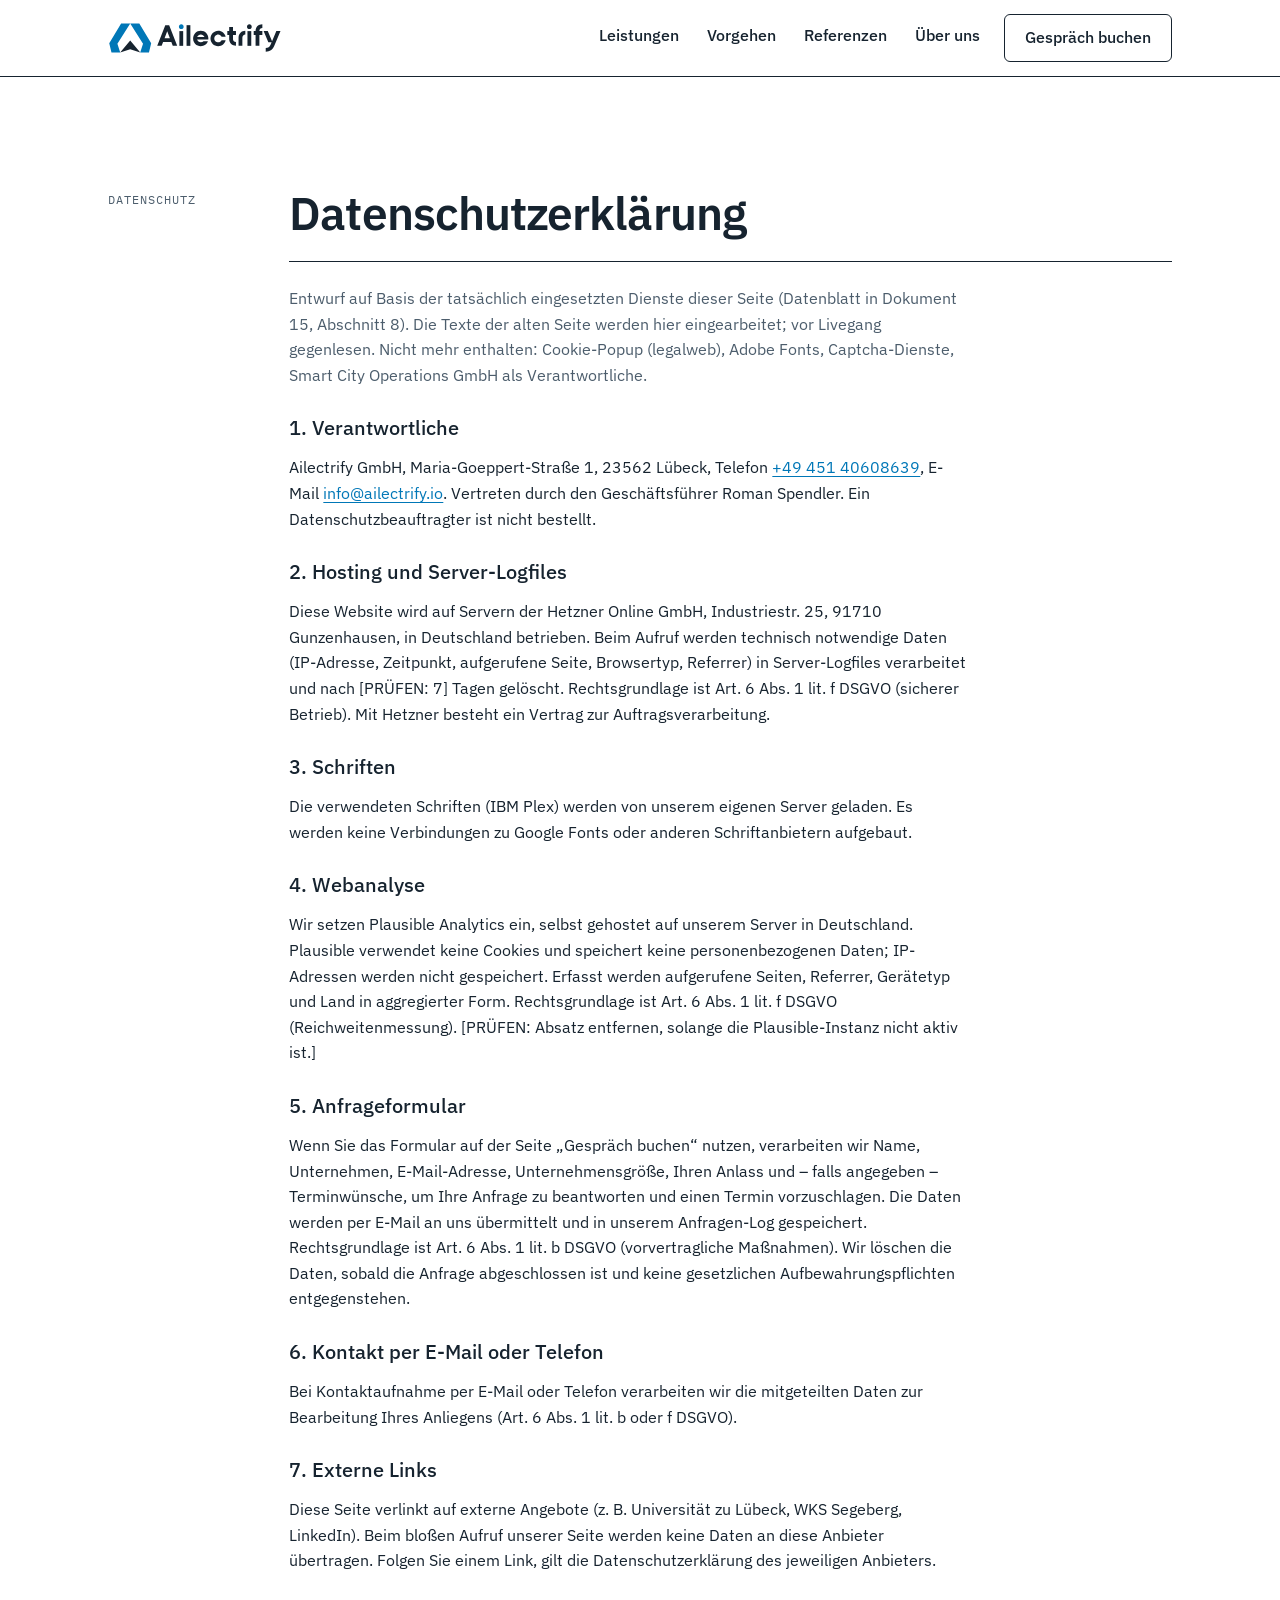
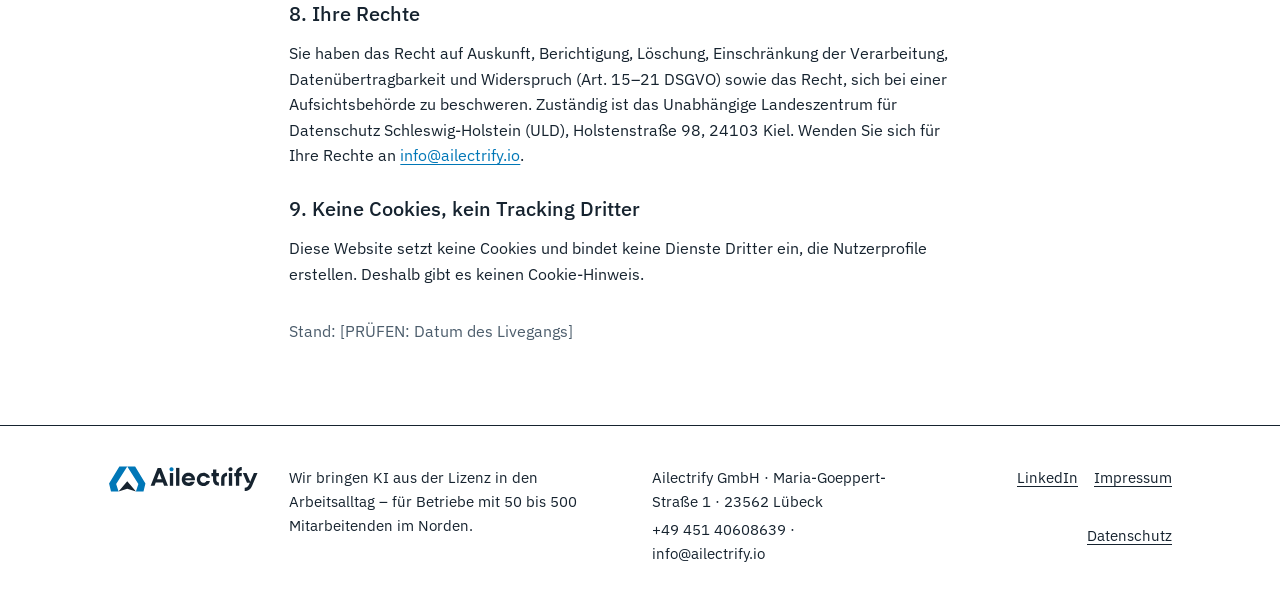
<file: datenschutz/index.html>
<!DOCTYPE html><html lang="de"> <head><meta charset="utf-8"><meta name="viewport" content="width=device-width, initial-scale=1, viewport-fit=cover"><title>Datenschutz | Ailectrify</title><meta name="description" content="Datenschutzerklärung der Ailectrify GmbH."><link rel="canonical" href="https://ailectrify.io/datenschutz/"><meta name="robots" content="noindex, nofollow"><meta property="og:type" content="website"><meta property="og:site_name" content="Ailectrify"><meta property="og:locale" content="de_DE"><meta property="og:title" content="Datenschutz | Ailectrify"><meta property="og:description" content="Datenschutzerklärung der Ailectrify GmbH."><meta property="og:url" content="https://ailectrify.io/datenschutz/"><meta property="og:image" content="https://ailectrify.io/og-ailectrify.png"><meta property="og:image:width" content="1200"><meta property="og:image:height" content="630"><meta name="twitter:card" content="summary_large_image"><meta name="theme-color" content="#FFFFFF" media="(prefers-color-scheme: light)"><meta name="theme-color" content="#0F1A24" media="(prefers-color-scheme: dark)"><link rel="icon" href="/favicon.svg" type="image/svg+xml"><link rel="icon" href="/favicon-32.png" sizes="32x32" type="image/png"><link rel="apple-touch-icon" href="/apple-touch-icon.png"><link rel="sitemap" href="/sitemap-index.xml"><link rel="preload" href="/fonts/ibm-plex-sans-latin-400-normal.woff2" as="font" type="font/woff2" crossorigin><link rel="preload" href="/fonts/ibm-plex-sans-latin-600-normal.woff2" as="font" type="font/woff2" crossorigin><link rel="preload" href="/fonts/ibm-plex-mono-latin-400-normal.woff2" as="font" type="font/woff2" crossorigin><script type="application/ld+json">{"@context":"https://schema.org","@type":"Organization","name":"Ailectrify GmbH","url":"https://ailectrify.io","logo":"https://ailectrify.io/logo/ailectrify-logo.svg","email":"info@ailectrify.io","telephone":"+49 451 40608639","address":{"@type":"PostalAddress","streetAddress":"Maria-Goeppert-Straße 1","postalCode":"23562","addressLocality":"Lübeck","addressCountry":"DE"},"areaServed":["Schleswig-Holstein","Hamburg"],"founder":{"@type":"Person","name":"Roman Spendler"},"sameAs":["https://www.linkedin.com/company/68257816/","https://research.uni-luebeck.de/de/impacts/ailectrify-gmbh/"]}</script><link rel="stylesheet" href="/_astro/datenschutz.BeBYrRGr.css">
<style>.recht[data-astro-cid-7i3oie76] p[data-astro-cid-7i3oie76]{font-size:16px}.recht[data-astro-cid-7i3oie76] h2[data-astro-cid-7i3oie76]{font-size:20px;margin-top:var(--s3)}
</style></head> <body> <a class="skip" href="#inhalt">Zum Inhalt springen</a> <header class="kopf" data-astro-cid-3ef6ksr2> <div class="wrap kopf__zeile" data-astro-cid-3ef6ksr2> <a href="/" class="kopf__logo" aria-label="Ailectrify – Startseite" data-astro-cid-3ef6ksr2><svg class="logo logo--horizontal" viewBox="524.5 880.1 1409.5 243.4" role="img" aria-label="Ailectrify" style="height:30px"> <g><g transform="translate(-659.894 303.454) scale(0.9583)">
<path class="word" d="M 1509.167969 851.242188 L 1424.003906 824.777344 L 1338.832031 851.242188 L 1424.003906 749.613281 Z M 1509.167969 851.242188 "/>
<path class="mark" d="M 1601.535156 773.398438 L 1582.683594 851.242188 L 1508.625 851.242188 L 1532.410156 777.1875 L 1424 606.421875 L 1500.992188 606.421875 Z M 1601.535156 773.398438 "/>
<path class="mark" d="M 1246.464844 773.398438 L 1265.316406 851.242188 L 1339.375 851.242188 L 1315.589844 777.1875 L 1424 606.421875 L 1347.007812 606.421875 Z M 1246.464844 773.398438 "/>
</g>
<path class="word" d="M 983.242188 1004.175781 L 1026.8125 1004.175781 L 1005.027344 946.179688 Z M 1049.84375 1065.433594 L 1038.441406 1035.027344 L 971.359375 1035.027344 L 959.953125 1065.433594 L 923.945312 1065.433594 L 989.269531 897.746094 L 1020.78125 897.746094 L 1085.855469 1065.433594 Z M 1049.84375 1065.433594 "/>
<path class="word" d="M 1103.632812 945.894531 L 1134.480469 945.894531 L 1134.480469 1065.433594 L 1103.632812 1065.433594 Z M 1103.632812 945.894531 "/>
<path class="word" d="M 1161.914062 897.746094 L 1192.765625 897.746094 L 1192.765625 1065.4375 L 1161.914062 1065.4375 Z M 1161.914062 897.746094 "/>
<path class="word" d="M 1277.433594 974.207031 C 1270.84375 974.207031 1264.980469 975.84375 1260.011719 979.0625 C 1255.039062 982.292969 1251.285156 986.753906 1248.855469 992.320312 L 1248.214844 993.785156 L 1306.910156 993.785156 L 1306.265625 992.316406 C 1303.824219 986.746094 1300.023438 982.285156 1294.972656 979.058594 C 1289.917969 975.839844 1284.019531 974.207031 1277.433594 974.207031 M 1276.929688 1067.96875 C 1267.984375 1067.96875 1259.632812 1066.417969 1252.105469 1063.359375 C 1244.589844 1060.300781 1238.011719 1055.988281 1232.5625 1050.535156 C 1227.105469 1045.082031 1222.792969 1038.464844 1219.742188 1030.867188 C 1216.679688 1023.269531 1215.128906 1014.789062 1215.128906 1005.664062 C 1215.128906 996.710938 1216.679688 988.316406 1219.742188 980.714844 C 1222.796875 973.117188 1227.109375 966.453125 1232.566406 960.910156 C 1238.007812 955.386719 1244.582031 951.035156 1252.105469 947.96875 C 1259.628906 944.910156 1267.980469 943.359375 1276.929688 943.359375 C 1285.863281 943.359375 1294.214844 944.910156 1301.746094 947.96875 C 1309.269531 951.035156 1315.84375 955.386719 1321.289062 960.910156 C 1326.738281 966.449219 1331.050781 973.109375 1334.109375 980.714844 C 1337.171875 988.324219 1338.722656 996.71875 1338.722656 1005.664062 C 1338.722656 1007.90625 1338.515625 1010.535156 1338.101562 1013.488281 L 1246.898438 1013.488281 L 1247.285156 1014.824219 C 1249.199219 1021.4375 1252.90625 1026.867188 1258.300781 1030.953125 C 1263.695312 1035.042969 1270.132812 1037.121094 1277.433594 1037.121094 C 1286.476562 1037.121094 1293.957031 1034.136719 1299.671875 1028.25 L 1335.03125 1028.25 C 1333.078125 1033.996094 1330.382812 1039.273438 1327.011719 1043.953125 C 1323.378906 1048.984375 1318.984375 1053.335938 1313.957031 1056.882812 C 1308.914062 1060.4375 1303.175781 1063.203125 1296.898438 1065.101562 C 1290.59375 1067.003906 1283.875 1067.96875 1276.929688 1067.96875 "/>
<path class="word" d="M 1418.324219 1067.96875 C 1409.71875 1067.96875 1401.503906 1066.332031 1393.898438 1063.109375 C 1386.285156 1059.882812 1379.621094 1055.441406 1374.085938 1049.902344 C 1368.554688 1044.375 1364.109375 1037.707031 1360.878906 1030.089844 C 1357.65625 1022.492188 1356.023438 1014.277344 1356.023438 1005.664062 C 1356.023438 996.890625 1357.65625 988.632812 1360.878906 981.117188 C 1364.109375 973.578125 1368.554688 966.910156 1374.089844 961.289062 C 1379.628906 955.671875 1386.292969 951.234375 1393.890625 948.09375 C 1401.503906 944.953125 1409.722656 943.359375 1418.324219 943.359375 C 1425.929688 943.359375 1433.183594 944.574219 1439.890625 946.972656 C 1446.582031 949.367188 1452.660156 952.761719 1457.957031 957.0625 C 1463.25 961.363281 1467.773438 966.5625 1471.410156 972.507812 C 1474.824219 978.101562 1477.324219 984.210938 1478.847656 990.679688 L 1446.339844 990.679688 C 1443.890625 985.886719 1440.242188 981.9375 1435.484375 978.933594 C 1430.523438 975.796875 1424.75 974.207031 1418.324219 974.207031 C 1413.980469 974.207031 1409.839844 975 1406.019531 976.566406 C 1402.203125 978.128906 1398.808594 980.332031 1395.929688 983.117188 C 1393.054688 985.910156 1390.796875 989.269531 1389.230469 993.101562 C 1387.664062 996.929688 1386.871094 1001.15625 1386.871094 1005.664062 C 1386.871094 1010.007812 1387.664062 1014.148438 1389.230469 1017.96875 C 1390.792969 1021.796875 1393.042969 1025.195312 1395.917969 1028.070312 C 1398.796875 1030.945312 1402.195312 1033.199219 1406.019531 1034.761719 C 1409.839844 1036.324219 1413.980469 1037.117188 1418.324219 1037.117188 C 1424.746094 1037.117188 1430.519531 1035.53125 1435.484375 1032.398438 C 1440.246094 1029.386719 1443.894531 1025.4375 1446.34375 1020.648438 L 1478.847656 1020.648438 C 1477.324219 1027.117188 1474.824219 1033.226562 1471.410156 1038.820312 C 1467.765625 1044.773438 1463.242188 1049.972656 1457.957031 1054.265625 C 1452.664062 1058.566406 1446.585938 1061.960938 1439.890625 1064.355469 C 1433.191406 1066.753906 1425.933594 1067.96875 1418.324219 1067.96875 "/>
<path class="word" d="M 1562.734375 1065.425781 C 1555.023438 1065.3125 1547.839844 1063.9375 1541.363281 1061.328125 C 1534.597656 1058.605469 1528.660156 1054.761719 1523.714844 1049.894531 C 1518.769531 1045.035156 1514.84375 1039.140625 1512.039062 1032.375 C 1509.234375 1025.617188 1507.8125 1018.164062 1507.8125 1010.222656 L 1507.8125 976.742188 L 1492.605469 976.742188 L 1492.605469 945.894531 L 1507.8125 945.894531 L 1507.8125 912.949219 L 1538.660156 912.949219 L 1538.660156 945.894531 L 1562.734375 945.894531 L 1562.734375 976.742188 L 1538.660156 976.742188 L 1538.660156 1009.972656 C 1538.660156 1017.328125 1540.980469 1023.335938 1545.5625 1027.824219 C 1549.921875 1032.101562 1555.695312 1034.367188 1562.734375 1034.570312 Z M 1562.734375 1065.425781 "/>
<path class="word" d="M 1583.828125 1065.433594 L 1583.828125 998.566406 C 1583.828125 990.636719 1585.25 983.183594 1588.058594 976.414062 C 1590.855469 969.660156 1594.785156 963.765625 1599.734375 958.894531 C 1604.6875 954.027344 1610.625 950.183594 1617.382812 947.464844 C 1623.859375 944.855469 1631.042969 943.480469 1638.753906 943.367188 L 1638.753906 974.222656 C 1631.710938 974.425781 1625.941406 976.691406 1621.582031 980.972656 C 1617 985.460938 1614.679688 991.464844 1614.679688 998.824219 L 1614.679688 1065.433594 Z M 1583.828125 1065.433594 "/>
<path class="word" d="M 1656.042969 945.894531 L 1686.894531 945.894531 L 1686.894531 1065.433594 L 1656.042969 1065.433594 Z M 1656.042969 945.894531 "/>
<path class="word" d="M 1721.933594 1065.433594 L 1721.933594 976.742188 L 1706.726562 976.742188 L 1706.726562 945.894531 L 1721.933594 945.894531 L 1721.933594 944.847656 C 1721.933594 936.574219 1723.269531 928.988281 1725.910156 922.296875 C 1728.542969 915.628906 1732.339844 909.871094 1737.195312 905.179688 C 1742.054688 900.488281 1747.988281 896.769531 1754.835938 894.128906 C 1761.417969 891.59375 1768.820312 890.257812 1776.855469 890.148438 L 1776.855469 921.007812 C 1769.347656 921.175781 1763.449219 923.226562 1759.320312 927.105469 C 1754.980469 931.175781 1752.78125 937.144531 1752.78125 944.847656 L 1752.78125 945.894531 L 1776.855469 945.894531 L 1776.855469 976.742188 L 1752.78125 976.742188 L 1752.78125 1065.433594 Z M 1721.933594 1065.433594 "/>
<path class="word" d="M 1804.285156 1082.722656 C 1814.109375 1082.585938 1822.132812 1080.484375 1828.144531 1076.472656 C 1834.367188 1072.328125 1839.527344 1065.523438 1843.480469 1056.25 L 1851.957031 1036.292969 L 1825.472656 1036.292969 L 1787.082031 945.894531 L 1820.796875 945.894531 L 1855.699219 1027.855469 L 1890.34375 945.894531 L 1924.054688 945.894531 L 1873.738281 1064.300781 C 1866.414062 1081.601562 1857.070312 1094.28125 1845.972656 1101.984375 C 1835.113281 1109.523438 1821.09375 1113.421875 1804.285156 1113.578125 Z M 1804.285156 1082.722656 "/>
<path class="mark" d="M 1119.054688 929.203125 C 1113.460938 929.203125 1108.804688 927.386719 1105.222656 923.804688 C 1101.644531 920.226562 1099.832031 915.574219 1099.832031 909.972656 C 1099.832031 904.375 1101.644531 899.722656 1105.222656 896.144531 C 1108.804688 892.566406 1113.460938 890.75 1119.054688 890.75 C 1124.652344 890.75 1129.308594 892.566406 1132.886719 896.144531 C 1136.46875 899.722656 1138.28125 904.375 1138.28125 909.972656 C 1138.28125 915.574219 1136.46875 920.226562 1132.886719 923.804688 C 1129.308594 927.386719 1124.652344 929.203125 1119.054688 929.203125 "/>
<path class="word" d="M 1671.46875 929.203125 C 1665.875 929.203125 1661.21875 927.386719 1657.640625 923.804688 C 1654.058594 920.226562 1652.242188 915.570312 1652.242188 909.972656 C 1652.242188 904.378906 1654.058594 899.722656 1657.640625 896.144531 C 1661.21875 892.566406 1665.875 890.75 1671.46875 890.75 C 1677.066406 890.75 1681.71875 892.566406 1685.300781 896.144531 C 1688.882812 899.722656 1690.699219 904.378906 1690.699219 909.972656 C 1690.699219 915.570312 1688.882812 920.226562 1685.300781 923.804688 C 1681.71875 927.386719 1677.066406 929.203125 1671.46875 929.203125 "/></g>   </svg> </a> <nav class="kopf__nav" aria-label="Hauptnavigation" data-astro-cid-3ef6ksr2> <a href="/leistungen/" data-astro-cid-3ef6ksr2>Leistungen</a><a href="/vorgehen/" data-astro-cid-3ef6ksr2>Vorgehen</a><a href="/referenzen/" data-astro-cid-3ef6ksr2>Referenzen</a><a href="/ueber-uns/" data-astro-cid-3ef6ksr2>Über uns</a> </nav> <a class="btn btn--s kopf__cta" href="/gespraech/" data-astro-cid-3ef6ksr2>Gespräch buchen</a> <details class="kopf__menue" data-astro-cid-3ef6ksr2> <summary aria-label="Menü öffnen" data-astro-cid-3ef6ksr2><span data-astro-cid-3ef6ksr2></span><span data-astro-cid-3ef6ksr2></span><span data-astro-cid-3ef6ksr2></span></summary> <nav aria-label="Mobile Navigation" data-astro-cid-3ef6ksr2> <a href="/leistungen/" data-astro-cid-3ef6ksr2>Leistungen</a><a href="/vorgehen/" data-astro-cid-3ef6ksr2>Vorgehen</a><a href="/referenzen/" data-astro-cid-3ef6ksr2>Referenzen</a><a href="/ueber-uns/" data-astro-cid-3ef6ksr2>Über uns</a> <a href="/gespraech/" class="btn btn--p" data-astro-cid-3ef6ksr2>Gespräch buchen</a> </nav> </details> </div> </header>  <main id="inhalt">  <section class="abschnitt abschnitt--kopf" data-astro-cid-7i3oie76> <div class="wrap raster" data-astro-cid-7i3oie76> <div class="marke" data-astro-cid-7i3oie76>Datenschutz</div> <div class="inhalt stapel" style="gap:var(--s5)" data-astro-cid-7i3oie76> <h1 data-astro-cid-7i3oie76>Datenschutzerklärung</h1> <div class="stapel linie-oben recht" data-astro-cid-7i3oie76> <p class="klein muted" data-astro-cid-7i3oie76>Entwurf auf Basis der tatsächlich eingesetzten Dienste dieser Seite (Datenblatt in Dokument 15, Abschnitt 8). Die Texte der alten Seite werden hier eingearbeitet; vor Livegang gegenlesen. Nicht mehr enthalten: Cookie-Popup (legalweb), Adobe Fonts, Captcha-Dienste, Smart City Operations GmbH als Verantwortliche.</p> <h2 data-astro-cid-7i3oie76>1. Verantwortliche</h2> <p data-astro-cid-7i3oie76>Ailectrify GmbH, Maria-Goeppert-Straße 1, 23562 Lübeck, Telefon <a href="tel:+4945140608639" data-astro-cid-7i3oie76>+49 451 40608639</a>, E-Mail <a href="mailto:info@ailectrify.io" data-astro-cid-7i3oie76>info@ailectrify.io</a>. Vertreten durch den Geschäftsführer Roman Spendler. Ein Datenschutzbeauftragter ist nicht bestellt.</p> <h2 data-astro-cid-7i3oie76>2. Hosting und Server-Logfiles</h2> <p data-astro-cid-7i3oie76>Diese Website wird auf Servern der Hetzner Online GmbH, Industriestr. 25, 91710 Gunzenhausen, in Deutschland betrieben. Beim Aufruf werden technisch notwendige Daten (IP-Adresse, Zeitpunkt, aufgerufene Seite, Browsertyp, Referrer) in Server-Logfiles verarbeitet und nach [PRÜFEN: 7] Tagen gelöscht. Rechtsgrundlage ist Art. 6 Abs. 1 lit. f DSGVO (sicherer Betrieb). Mit Hetzner besteht ein Vertrag zur Auftragsverarbeitung.</p> <h2 data-astro-cid-7i3oie76>3. Schriften</h2> <p data-astro-cid-7i3oie76>Die verwendeten Schriften (IBM Plex) werden von unserem eigenen Server geladen. Es werden keine Verbindungen zu Google Fonts oder anderen Schriftanbietern aufgebaut.</p> <h2 data-astro-cid-7i3oie76>4. Webanalyse</h2> <p data-astro-cid-7i3oie76>Wir setzen Plausible Analytics ein, selbst gehostet auf unserem Server in Deutschland. Plausible verwendet keine Cookies und speichert keine personenbezogenen Daten; IP-Adressen werden nicht gespeichert. Erfasst werden aufgerufene Seiten, Referrer, Gerätetyp und Land in aggregierter Form. Rechtsgrundlage ist Art. 6 Abs. 1 lit. f DSGVO (Reichweitenmessung). [PRÜFEN: Absatz entfernen, solange die Plausible-Instanz nicht aktiv ist.]</p> <h2 data-astro-cid-7i3oie76>5. Anfrageformular</h2> <p data-astro-cid-7i3oie76>Wenn Sie das Formular auf der Seite „Gespräch buchen“ nutzen, verarbeiten wir Name, Unternehmen, E-Mail-Adresse, Unternehmensgröße, Ihren Anlass und – falls angegeben – Terminwünsche, um Ihre Anfrage zu beantworten und einen Termin vorzuschlagen. Die Daten werden per E-Mail an uns übermittelt und in unserem Anfragen-Log gespeichert. Rechtsgrundlage ist Art. 6 Abs. 1 lit. b DSGVO (vorvertragliche Maßnahmen). Wir löschen die Daten, sobald die Anfrage abgeschlossen ist und keine gesetzlichen Aufbewahrungspflichten entgegenstehen.</p> <h2 data-astro-cid-7i3oie76>6. Kontakt per E-Mail oder Telefon</h2> <p data-astro-cid-7i3oie76>Bei Kontaktaufnahme per E-Mail oder Telefon verarbeiten wir die mitgeteilten Daten zur Bearbeitung Ihres Anliegens (Art. 6 Abs. 1 lit. b oder f DSGVO).</p> <h2 data-astro-cid-7i3oie76>7. Externe Links</h2> <p data-astro-cid-7i3oie76>Diese Seite verlinkt auf externe Angebote (z. B. Universität zu Lübeck, WKS Segeberg, LinkedIn). Beim bloßen Aufruf unserer Seite werden keine Daten an diese Anbieter übertragen. Folgen Sie einem Link, gilt die Datenschutzerklärung des jeweiligen Anbieters.</p> <h2 data-astro-cid-7i3oie76>8. Ihre Rechte</h2> <p data-astro-cid-7i3oie76>Sie haben das Recht auf Auskunft, Berichtigung, Löschung, Einschränkung der Verarbeitung, Datenübertragbarkeit und Widerspruch (Art. 15–21 DSGVO) sowie das Recht, sich bei einer Aufsichtsbehörde zu beschweren. Zuständig ist das Unabhängige Landeszentrum für Datenschutz Schleswig-Holstein (ULD), Holstenstraße 98, 24103 Kiel. Wenden Sie sich für Ihre Rechte an <a href="mailto:info@ailectrify.io" data-astro-cid-7i3oie76>info@ailectrify.io</a>.</p> <h2 data-astro-cid-7i3oie76>9. Keine Cookies, kein Tracking Dritter</h2> <p data-astro-cid-7i3oie76>Diese Website setzt keine Cookies und bindet keine Dienste Dritter ein, die Nutzerprofile erstellen. Deshalb gibt es keinen Cookie-Hinweis.</p> <p class="klein muted" data-astro-cid-7i3oie76>Stand: [PRÜFEN: Datum des Livegangs]</p> </div> </div> </div> </section>  </main> <footer class="fuss" data-astro-cid-sz7xmlte> <div class="wrap fuss__raster" data-astro-cid-sz7xmlte> <div class="fuss__logo" data-astro-cid-sz7xmlte><a href="/" aria-label="Ailectrify – Startseite" data-astro-cid-sz7xmlte><svg class="logo logo--horizontal" viewBox="524.5 880.1 1409.5 243.4" role="img" aria-label="Ailectrify" style="height:26px"> <g><g transform="translate(-659.894 303.454) scale(0.9583)">
<path class="word" d="M 1509.167969 851.242188 L 1424.003906 824.777344 L 1338.832031 851.242188 L 1424.003906 749.613281 Z M 1509.167969 851.242188 "/>
<path class="mark" d="M 1601.535156 773.398438 L 1582.683594 851.242188 L 1508.625 851.242188 L 1532.410156 777.1875 L 1424 606.421875 L 1500.992188 606.421875 Z M 1601.535156 773.398438 "/>
<path class="mark" d="M 1246.464844 773.398438 L 1265.316406 851.242188 L 1339.375 851.242188 L 1315.589844 777.1875 L 1424 606.421875 L 1347.007812 606.421875 Z M 1246.464844 773.398438 "/>
</g>
<path class="word" d="M 983.242188 1004.175781 L 1026.8125 1004.175781 L 1005.027344 946.179688 Z M 1049.84375 1065.433594 L 1038.441406 1035.027344 L 971.359375 1035.027344 L 959.953125 1065.433594 L 923.945312 1065.433594 L 989.269531 897.746094 L 1020.78125 897.746094 L 1085.855469 1065.433594 Z M 1049.84375 1065.433594 "/>
<path class="word" d="M 1103.632812 945.894531 L 1134.480469 945.894531 L 1134.480469 1065.433594 L 1103.632812 1065.433594 Z M 1103.632812 945.894531 "/>
<path class="word" d="M 1161.914062 897.746094 L 1192.765625 897.746094 L 1192.765625 1065.4375 L 1161.914062 1065.4375 Z M 1161.914062 897.746094 "/>
<path class="word" d="M 1277.433594 974.207031 C 1270.84375 974.207031 1264.980469 975.84375 1260.011719 979.0625 C 1255.039062 982.292969 1251.285156 986.753906 1248.855469 992.320312 L 1248.214844 993.785156 L 1306.910156 993.785156 L 1306.265625 992.316406 C 1303.824219 986.746094 1300.023438 982.285156 1294.972656 979.058594 C 1289.917969 975.839844 1284.019531 974.207031 1277.433594 974.207031 M 1276.929688 1067.96875 C 1267.984375 1067.96875 1259.632812 1066.417969 1252.105469 1063.359375 C 1244.589844 1060.300781 1238.011719 1055.988281 1232.5625 1050.535156 C 1227.105469 1045.082031 1222.792969 1038.464844 1219.742188 1030.867188 C 1216.679688 1023.269531 1215.128906 1014.789062 1215.128906 1005.664062 C 1215.128906 996.710938 1216.679688 988.316406 1219.742188 980.714844 C 1222.796875 973.117188 1227.109375 966.453125 1232.566406 960.910156 C 1238.007812 955.386719 1244.582031 951.035156 1252.105469 947.96875 C 1259.628906 944.910156 1267.980469 943.359375 1276.929688 943.359375 C 1285.863281 943.359375 1294.214844 944.910156 1301.746094 947.96875 C 1309.269531 951.035156 1315.84375 955.386719 1321.289062 960.910156 C 1326.738281 966.449219 1331.050781 973.109375 1334.109375 980.714844 C 1337.171875 988.324219 1338.722656 996.71875 1338.722656 1005.664062 C 1338.722656 1007.90625 1338.515625 1010.535156 1338.101562 1013.488281 L 1246.898438 1013.488281 L 1247.285156 1014.824219 C 1249.199219 1021.4375 1252.90625 1026.867188 1258.300781 1030.953125 C 1263.695312 1035.042969 1270.132812 1037.121094 1277.433594 1037.121094 C 1286.476562 1037.121094 1293.957031 1034.136719 1299.671875 1028.25 L 1335.03125 1028.25 C 1333.078125 1033.996094 1330.382812 1039.273438 1327.011719 1043.953125 C 1323.378906 1048.984375 1318.984375 1053.335938 1313.957031 1056.882812 C 1308.914062 1060.4375 1303.175781 1063.203125 1296.898438 1065.101562 C 1290.59375 1067.003906 1283.875 1067.96875 1276.929688 1067.96875 "/>
<path class="word" d="M 1418.324219 1067.96875 C 1409.71875 1067.96875 1401.503906 1066.332031 1393.898438 1063.109375 C 1386.285156 1059.882812 1379.621094 1055.441406 1374.085938 1049.902344 C 1368.554688 1044.375 1364.109375 1037.707031 1360.878906 1030.089844 C 1357.65625 1022.492188 1356.023438 1014.277344 1356.023438 1005.664062 C 1356.023438 996.890625 1357.65625 988.632812 1360.878906 981.117188 C 1364.109375 973.578125 1368.554688 966.910156 1374.089844 961.289062 C 1379.628906 955.671875 1386.292969 951.234375 1393.890625 948.09375 C 1401.503906 944.953125 1409.722656 943.359375 1418.324219 943.359375 C 1425.929688 943.359375 1433.183594 944.574219 1439.890625 946.972656 C 1446.582031 949.367188 1452.660156 952.761719 1457.957031 957.0625 C 1463.25 961.363281 1467.773438 966.5625 1471.410156 972.507812 C 1474.824219 978.101562 1477.324219 984.210938 1478.847656 990.679688 L 1446.339844 990.679688 C 1443.890625 985.886719 1440.242188 981.9375 1435.484375 978.933594 C 1430.523438 975.796875 1424.75 974.207031 1418.324219 974.207031 C 1413.980469 974.207031 1409.839844 975 1406.019531 976.566406 C 1402.203125 978.128906 1398.808594 980.332031 1395.929688 983.117188 C 1393.054688 985.910156 1390.796875 989.269531 1389.230469 993.101562 C 1387.664062 996.929688 1386.871094 1001.15625 1386.871094 1005.664062 C 1386.871094 1010.007812 1387.664062 1014.148438 1389.230469 1017.96875 C 1390.792969 1021.796875 1393.042969 1025.195312 1395.917969 1028.070312 C 1398.796875 1030.945312 1402.195312 1033.199219 1406.019531 1034.761719 C 1409.839844 1036.324219 1413.980469 1037.117188 1418.324219 1037.117188 C 1424.746094 1037.117188 1430.519531 1035.53125 1435.484375 1032.398438 C 1440.246094 1029.386719 1443.894531 1025.4375 1446.34375 1020.648438 L 1478.847656 1020.648438 C 1477.324219 1027.117188 1474.824219 1033.226562 1471.410156 1038.820312 C 1467.765625 1044.773438 1463.242188 1049.972656 1457.957031 1054.265625 C 1452.664062 1058.566406 1446.585938 1061.960938 1439.890625 1064.355469 C 1433.191406 1066.753906 1425.933594 1067.96875 1418.324219 1067.96875 "/>
<path class="word" d="M 1562.734375 1065.425781 C 1555.023438 1065.3125 1547.839844 1063.9375 1541.363281 1061.328125 C 1534.597656 1058.605469 1528.660156 1054.761719 1523.714844 1049.894531 C 1518.769531 1045.035156 1514.84375 1039.140625 1512.039062 1032.375 C 1509.234375 1025.617188 1507.8125 1018.164062 1507.8125 1010.222656 L 1507.8125 976.742188 L 1492.605469 976.742188 L 1492.605469 945.894531 L 1507.8125 945.894531 L 1507.8125 912.949219 L 1538.660156 912.949219 L 1538.660156 945.894531 L 1562.734375 945.894531 L 1562.734375 976.742188 L 1538.660156 976.742188 L 1538.660156 1009.972656 C 1538.660156 1017.328125 1540.980469 1023.335938 1545.5625 1027.824219 C 1549.921875 1032.101562 1555.695312 1034.367188 1562.734375 1034.570312 Z M 1562.734375 1065.425781 "/>
<path class="word" d="M 1583.828125 1065.433594 L 1583.828125 998.566406 C 1583.828125 990.636719 1585.25 983.183594 1588.058594 976.414062 C 1590.855469 969.660156 1594.785156 963.765625 1599.734375 958.894531 C 1604.6875 954.027344 1610.625 950.183594 1617.382812 947.464844 C 1623.859375 944.855469 1631.042969 943.480469 1638.753906 943.367188 L 1638.753906 974.222656 C 1631.710938 974.425781 1625.941406 976.691406 1621.582031 980.972656 C 1617 985.460938 1614.679688 991.464844 1614.679688 998.824219 L 1614.679688 1065.433594 Z M 1583.828125 1065.433594 "/>
<path class="word" d="M 1656.042969 945.894531 L 1686.894531 945.894531 L 1686.894531 1065.433594 L 1656.042969 1065.433594 Z M 1656.042969 945.894531 "/>
<path class="word" d="M 1721.933594 1065.433594 L 1721.933594 976.742188 L 1706.726562 976.742188 L 1706.726562 945.894531 L 1721.933594 945.894531 L 1721.933594 944.847656 C 1721.933594 936.574219 1723.269531 928.988281 1725.910156 922.296875 C 1728.542969 915.628906 1732.339844 909.871094 1737.195312 905.179688 C 1742.054688 900.488281 1747.988281 896.769531 1754.835938 894.128906 C 1761.417969 891.59375 1768.820312 890.257812 1776.855469 890.148438 L 1776.855469 921.007812 C 1769.347656 921.175781 1763.449219 923.226562 1759.320312 927.105469 C 1754.980469 931.175781 1752.78125 937.144531 1752.78125 944.847656 L 1752.78125 945.894531 L 1776.855469 945.894531 L 1776.855469 976.742188 L 1752.78125 976.742188 L 1752.78125 1065.433594 Z M 1721.933594 1065.433594 "/>
<path class="word" d="M 1804.285156 1082.722656 C 1814.109375 1082.585938 1822.132812 1080.484375 1828.144531 1076.472656 C 1834.367188 1072.328125 1839.527344 1065.523438 1843.480469 1056.25 L 1851.957031 1036.292969 L 1825.472656 1036.292969 L 1787.082031 945.894531 L 1820.796875 945.894531 L 1855.699219 1027.855469 L 1890.34375 945.894531 L 1924.054688 945.894531 L 1873.738281 1064.300781 C 1866.414062 1081.601562 1857.070312 1094.28125 1845.972656 1101.984375 C 1835.113281 1109.523438 1821.09375 1113.421875 1804.285156 1113.578125 Z M 1804.285156 1082.722656 "/>
<path class="mark" d="M 1119.054688 929.203125 C 1113.460938 929.203125 1108.804688 927.386719 1105.222656 923.804688 C 1101.644531 920.226562 1099.832031 915.574219 1099.832031 909.972656 C 1099.832031 904.375 1101.644531 899.722656 1105.222656 896.144531 C 1108.804688 892.566406 1113.460938 890.75 1119.054688 890.75 C 1124.652344 890.75 1129.308594 892.566406 1132.886719 896.144531 C 1136.46875 899.722656 1138.28125 904.375 1138.28125 909.972656 C 1138.28125 915.574219 1136.46875 920.226562 1132.886719 923.804688 C 1129.308594 927.386719 1124.652344 929.203125 1119.054688 929.203125 "/>
<path class="word" d="M 1671.46875 929.203125 C 1665.875 929.203125 1661.21875 927.386719 1657.640625 923.804688 C 1654.058594 920.226562 1652.242188 915.570312 1652.242188 909.972656 C 1652.242188 904.378906 1654.058594 899.722656 1657.640625 896.144531 C 1661.21875 892.566406 1665.875 890.75 1671.46875 890.75 C 1677.066406 890.75 1681.71875 892.566406 1685.300781 896.144531 C 1688.882812 899.722656 1690.699219 904.378906 1690.699219 909.972656 C 1690.699219 915.570312 1688.882812 920.226562 1685.300781 923.804688 C 1681.71875 927.386719 1677.066406 929.203125 1671.46875 929.203125 "/></g>   </svg> </a></div> <p class="fuss__claim" data-astro-cid-sz7xmlte>Wir bringen KI aus der Lizenz in den Arbeitsalltag – für Betriebe mit 50 bis 500 Mitarbeitenden im Norden.</p> <address class="fuss__kontakt" data-astro-cid-sz7xmlte> <span data-astro-cid-sz7xmlte>Ailectrify GmbH · Maria-Goeppert-Straße 1 · 23562 Lübeck</span> <span data-astro-cid-sz7xmlte><a href="tel:+4945140608639" data-astro-cid-sz7xmlte>+49 451 40608639</a> · <a href="mailto:info@ailectrify.io" data-astro-cid-sz7xmlte>info@ailectrify.io</a></span> </address> <nav class="fuss__links" aria-label="Rechtliches und Profile" data-astro-cid-sz7xmlte> <a href="https://www.linkedin.com/company/68257816/" rel="noopener" target="_blank" data-astro-cid-sz7xmlte>LinkedIn</a> <a href="/impressum/" data-astro-cid-sz7xmlte>Impressum</a> <a href="/datenschutz/" data-astro-cid-sz7xmlte>Datenschutz</a> </nav> </div> </footer>  </body></html>
</file>
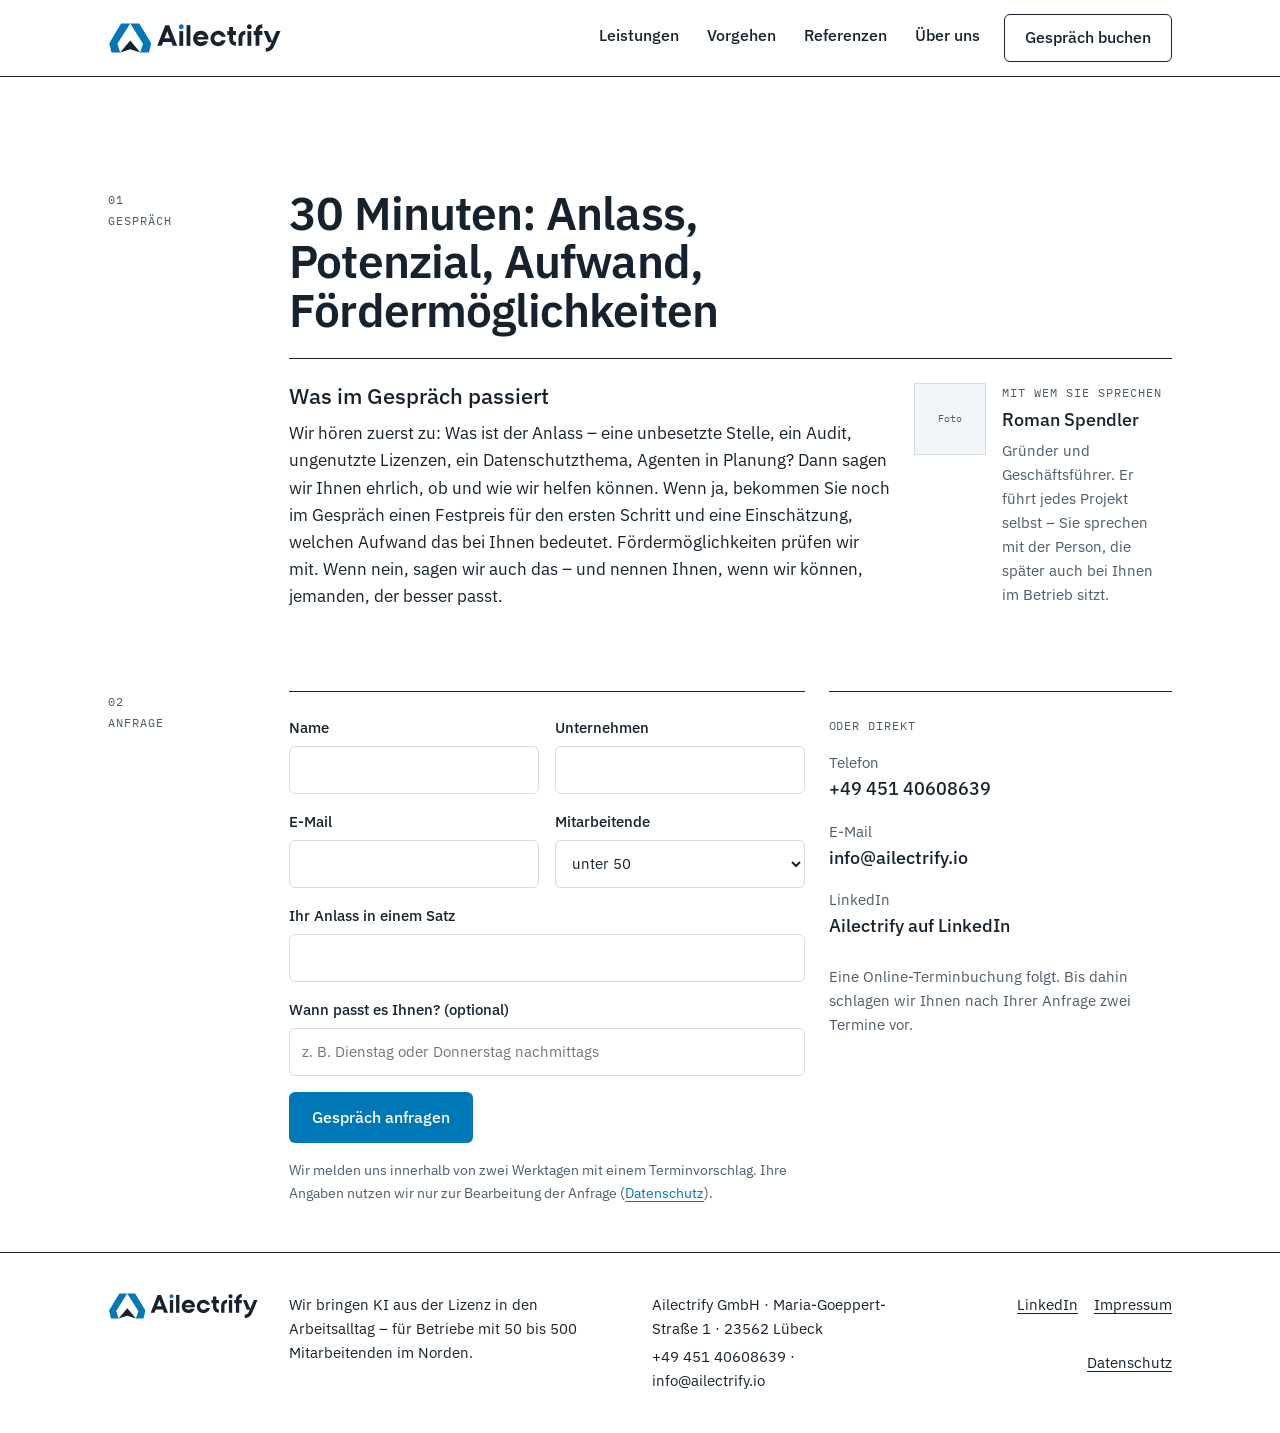
<file: gespraech/index.html>
<!DOCTYPE html><html lang="de"> <head><meta charset="utf-8"><meta name="viewport" content="width=device-width, initial-scale=1, viewport-fit=cover"><title>30-Minuten-Gespräch buchen | Ailectrify</title><meta name="description" content="Fragen Sie ein 30-Minuten-Gespräch mit Roman Spendler an. Wir klären Anlass, Potenzial, Aufwand und Fördermöglichkeiten – und nennen einen Festpreis."><link rel="canonical" href="https://ailectrify.io/gespraech/"><meta property="og:type" content="website"><meta property="og:site_name" content="Ailectrify"><meta property="og:locale" content="de_DE"><meta property="og:title" content="30-Minuten-Gespräch buchen | Ailectrify"><meta property="og:description" content="Fragen Sie ein 30-Minuten-Gespräch mit Roman Spendler an. Wir klären Anlass, Potenzial, Aufwand und Fördermöglichkeiten – und nennen einen Festpreis."><meta property="og:url" content="https://ailectrify.io/gespraech/"><meta property="og:image" content="https://ailectrify.io/og-ailectrify.png"><meta property="og:image:width" content="1200"><meta property="og:image:height" content="630"><meta name="twitter:card" content="summary_large_image"><meta name="theme-color" content="#FFFFFF" media="(prefers-color-scheme: light)"><meta name="theme-color" content="#0F1A24" media="(prefers-color-scheme: dark)"><link rel="icon" href="/favicon.svg" type="image/svg+xml"><link rel="icon" href="/favicon-32.png" sizes="32x32" type="image/png"><link rel="apple-touch-icon" href="/apple-touch-icon.png"><link rel="sitemap" href="/sitemap-index.xml"><link rel="preload" href="/fonts/ibm-plex-sans-latin-400-normal.woff2" as="font" type="font/woff2" crossorigin><link rel="preload" href="/fonts/ibm-plex-sans-latin-600-normal.woff2" as="font" type="font/woff2" crossorigin><link rel="preload" href="/fonts/ibm-plex-mono-latin-400-normal.woff2" as="font" type="font/woff2" crossorigin><script type="application/ld+json">{"@context":"https://schema.org","@type":"Organization","name":"Ailectrify GmbH","url":"https://ailectrify.io","logo":"https://ailectrify.io/logo/ailectrify-logo.svg","email":"info@ailectrify.io","telephone":"+49 451 40608639","address":{"@type":"PostalAddress","streetAddress":"Maria-Goeppert-Straße 1","postalCode":"23562","addressLocality":"Lübeck","addressCountry":"DE"},"areaServed":["Schleswig-Holstein","Hamburg"],"founder":{"@type":"Person","name":"Roman Spendler"},"sameAs":["https://www.linkedin.com/company/68257816/","https://research.uni-luebeck.de/de/impacts/ailectrify-gmbh/"]}</script><link rel="stylesheet" href="/_astro/datenschutz.BeBYrRGr.css">
<style>.kopf-zwei[data-astro-cid-nhfr4zsg]{display:grid;gap:var(--s5)}@media(min-width:900px){.kopf-zwei[data-astro-cid-nhfr4zsg]{grid-template-columns:7fr 3fr}}.wer[data-astro-cid-nhfr4zsg]{display:flex;gap:var(--s4);align-items:flex-start}.senden[data-astro-cid-nhfr4zsg]{display:flex;gap:var(--s4);align-items:center;flex-wrap:wrap}.direkt[data-astro-cid-nhfr4zsg]{font-size:18px;font-weight:500;color:var(--tinte);text-decoration:none}.direkt[data-astro-cid-nhfr4zsg]:hover{text-decoration:underline;color:var(--tinte)}
</style></head> <body> <a class="skip" href="#inhalt">Zum Inhalt springen</a> <header class="kopf" data-astro-cid-3ef6ksr2> <div class="wrap kopf__zeile" data-astro-cid-3ef6ksr2> <a href="/" class="kopf__logo" aria-label="Ailectrify – Startseite" data-astro-cid-3ef6ksr2><svg class="logo logo--horizontal" viewBox="524.5 880.1 1409.5 243.4" role="img" aria-label="Ailectrify" style="height:30px"> <g><g transform="translate(-659.894 303.454) scale(0.9583)">
<path class="word" d="M 1509.167969 851.242188 L 1424.003906 824.777344 L 1338.832031 851.242188 L 1424.003906 749.613281 Z M 1509.167969 851.242188 "/>
<path class="mark" d="M 1601.535156 773.398438 L 1582.683594 851.242188 L 1508.625 851.242188 L 1532.410156 777.1875 L 1424 606.421875 L 1500.992188 606.421875 Z M 1601.535156 773.398438 "/>
<path class="mark" d="M 1246.464844 773.398438 L 1265.316406 851.242188 L 1339.375 851.242188 L 1315.589844 777.1875 L 1424 606.421875 L 1347.007812 606.421875 Z M 1246.464844 773.398438 "/>
</g>
<path class="word" d="M 983.242188 1004.175781 L 1026.8125 1004.175781 L 1005.027344 946.179688 Z M 1049.84375 1065.433594 L 1038.441406 1035.027344 L 971.359375 1035.027344 L 959.953125 1065.433594 L 923.945312 1065.433594 L 989.269531 897.746094 L 1020.78125 897.746094 L 1085.855469 1065.433594 Z M 1049.84375 1065.433594 "/>
<path class="word" d="M 1103.632812 945.894531 L 1134.480469 945.894531 L 1134.480469 1065.433594 L 1103.632812 1065.433594 Z M 1103.632812 945.894531 "/>
<path class="word" d="M 1161.914062 897.746094 L 1192.765625 897.746094 L 1192.765625 1065.4375 L 1161.914062 1065.4375 Z M 1161.914062 897.746094 "/>
<path class="word" d="M 1277.433594 974.207031 C 1270.84375 974.207031 1264.980469 975.84375 1260.011719 979.0625 C 1255.039062 982.292969 1251.285156 986.753906 1248.855469 992.320312 L 1248.214844 993.785156 L 1306.910156 993.785156 L 1306.265625 992.316406 C 1303.824219 986.746094 1300.023438 982.285156 1294.972656 979.058594 C 1289.917969 975.839844 1284.019531 974.207031 1277.433594 974.207031 M 1276.929688 1067.96875 C 1267.984375 1067.96875 1259.632812 1066.417969 1252.105469 1063.359375 C 1244.589844 1060.300781 1238.011719 1055.988281 1232.5625 1050.535156 C 1227.105469 1045.082031 1222.792969 1038.464844 1219.742188 1030.867188 C 1216.679688 1023.269531 1215.128906 1014.789062 1215.128906 1005.664062 C 1215.128906 996.710938 1216.679688 988.316406 1219.742188 980.714844 C 1222.796875 973.117188 1227.109375 966.453125 1232.566406 960.910156 C 1238.007812 955.386719 1244.582031 951.035156 1252.105469 947.96875 C 1259.628906 944.910156 1267.980469 943.359375 1276.929688 943.359375 C 1285.863281 943.359375 1294.214844 944.910156 1301.746094 947.96875 C 1309.269531 951.035156 1315.84375 955.386719 1321.289062 960.910156 C 1326.738281 966.449219 1331.050781 973.109375 1334.109375 980.714844 C 1337.171875 988.324219 1338.722656 996.71875 1338.722656 1005.664062 C 1338.722656 1007.90625 1338.515625 1010.535156 1338.101562 1013.488281 L 1246.898438 1013.488281 L 1247.285156 1014.824219 C 1249.199219 1021.4375 1252.90625 1026.867188 1258.300781 1030.953125 C 1263.695312 1035.042969 1270.132812 1037.121094 1277.433594 1037.121094 C 1286.476562 1037.121094 1293.957031 1034.136719 1299.671875 1028.25 L 1335.03125 1028.25 C 1333.078125 1033.996094 1330.382812 1039.273438 1327.011719 1043.953125 C 1323.378906 1048.984375 1318.984375 1053.335938 1313.957031 1056.882812 C 1308.914062 1060.4375 1303.175781 1063.203125 1296.898438 1065.101562 C 1290.59375 1067.003906 1283.875 1067.96875 1276.929688 1067.96875 "/>
<path class="word" d="M 1418.324219 1067.96875 C 1409.71875 1067.96875 1401.503906 1066.332031 1393.898438 1063.109375 C 1386.285156 1059.882812 1379.621094 1055.441406 1374.085938 1049.902344 C 1368.554688 1044.375 1364.109375 1037.707031 1360.878906 1030.089844 C 1357.65625 1022.492188 1356.023438 1014.277344 1356.023438 1005.664062 C 1356.023438 996.890625 1357.65625 988.632812 1360.878906 981.117188 C 1364.109375 973.578125 1368.554688 966.910156 1374.089844 961.289062 C 1379.628906 955.671875 1386.292969 951.234375 1393.890625 948.09375 C 1401.503906 944.953125 1409.722656 943.359375 1418.324219 943.359375 C 1425.929688 943.359375 1433.183594 944.574219 1439.890625 946.972656 C 1446.582031 949.367188 1452.660156 952.761719 1457.957031 957.0625 C 1463.25 961.363281 1467.773438 966.5625 1471.410156 972.507812 C 1474.824219 978.101562 1477.324219 984.210938 1478.847656 990.679688 L 1446.339844 990.679688 C 1443.890625 985.886719 1440.242188 981.9375 1435.484375 978.933594 C 1430.523438 975.796875 1424.75 974.207031 1418.324219 974.207031 C 1413.980469 974.207031 1409.839844 975 1406.019531 976.566406 C 1402.203125 978.128906 1398.808594 980.332031 1395.929688 983.117188 C 1393.054688 985.910156 1390.796875 989.269531 1389.230469 993.101562 C 1387.664062 996.929688 1386.871094 1001.15625 1386.871094 1005.664062 C 1386.871094 1010.007812 1387.664062 1014.148438 1389.230469 1017.96875 C 1390.792969 1021.796875 1393.042969 1025.195312 1395.917969 1028.070312 C 1398.796875 1030.945312 1402.195312 1033.199219 1406.019531 1034.761719 C 1409.839844 1036.324219 1413.980469 1037.117188 1418.324219 1037.117188 C 1424.746094 1037.117188 1430.519531 1035.53125 1435.484375 1032.398438 C 1440.246094 1029.386719 1443.894531 1025.4375 1446.34375 1020.648438 L 1478.847656 1020.648438 C 1477.324219 1027.117188 1474.824219 1033.226562 1471.410156 1038.820312 C 1467.765625 1044.773438 1463.242188 1049.972656 1457.957031 1054.265625 C 1452.664062 1058.566406 1446.585938 1061.960938 1439.890625 1064.355469 C 1433.191406 1066.753906 1425.933594 1067.96875 1418.324219 1067.96875 "/>
<path class="word" d="M 1562.734375 1065.425781 C 1555.023438 1065.3125 1547.839844 1063.9375 1541.363281 1061.328125 C 1534.597656 1058.605469 1528.660156 1054.761719 1523.714844 1049.894531 C 1518.769531 1045.035156 1514.84375 1039.140625 1512.039062 1032.375 C 1509.234375 1025.617188 1507.8125 1018.164062 1507.8125 1010.222656 L 1507.8125 976.742188 L 1492.605469 976.742188 L 1492.605469 945.894531 L 1507.8125 945.894531 L 1507.8125 912.949219 L 1538.660156 912.949219 L 1538.660156 945.894531 L 1562.734375 945.894531 L 1562.734375 976.742188 L 1538.660156 976.742188 L 1538.660156 1009.972656 C 1538.660156 1017.328125 1540.980469 1023.335938 1545.5625 1027.824219 C 1549.921875 1032.101562 1555.695312 1034.367188 1562.734375 1034.570312 Z M 1562.734375 1065.425781 "/>
<path class="word" d="M 1583.828125 1065.433594 L 1583.828125 998.566406 C 1583.828125 990.636719 1585.25 983.183594 1588.058594 976.414062 C 1590.855469 969.660156 1594.785156 963.765625 1599.734375 958.894531 C 1604.6875 954.027344 1610.625 950.183594 1617.382812 947.464844 C 1623.859375 944.855469 1631.042969 943.480469 1638.753906 943.367188 L 1638.753906 974.222656 C 1631.710938 974.425781 1625.941406 976.691406 1621.582031 980.972656 C 1617 985.460938 1614.679688 991.464844 1614.679688 998.824219 L 1614.679688 1065.433594 Z M 1583.828125 1065.433594 "/>
<path class="word" d="M 1656.042969 945.894531 L 1686.894531 945.894531 L 1686.894531 1065.433594 L 1656.042969 1065.433594 Z M 1656.042969 945.894531 "/>
<path class="word" d="M 1721.933594 1065.433594 L 1721.933594 976.742188 L 1706.726562 976.742188 L 1706.726562 945.894531 L 1721.933594 945.894531 L 1721.933594 944.847656 C 1721.933594 936.574219 1723.269531 928.988281 1725.910156 922.296875 C 1728.542969 915.628906 1732.339844 909.871094 1737.195312 905.179688 C 1742.054688 900.488281 1747.988281 896.769531 1754.835938 894.128906 C 1761.417969 891.59375 1768.820312 890.257812 1776.855469 890.148438 L 1776.855469 921.007812 C 1769.347656 921.175781 1763.449219 923.226562 1759.320312 927.105469 C 1754.980469 931.175781 1752.78125 937.144531 1752.78125 944.847656 L 1752.78125 945.894531 L 1776.855469 945.894531 L 1776.855469 976.742188 L 1752.78125 976.742188 L 1752.78125 1065.433594 Z M 1721.933594 1065.433594 "/>
<path class="word" d="M 1804.285156 1082.722656 C 1814.109375 1082.585938 1822.132812 1080.484375 1828.144531 1076.472656 C 1834.367188 1072.328125 1839.527344 1065.523438 1843.480469 1056.25 L 1851.957031 1036.292969 L 1825.472656 1036.292969 L 1787.082031 945.894531 L 1820.796875 945.894531 L 1855.699219 1027.855469 L 1890.34375 945.894531 L 1924.054688 945.894531 L 1873.738281 1064.300781 C 1866.414062 1081.601562 1857.070312 1094.28125 1845.972656 1101.984375 C 1835.113281 1109.523438 1821.09375 1113.421875 1804.285156 1113.578125 Z M 1804.285156 1082.722656 "/>
<path class="mark" d="M 1119.054688 929.203125 C 1113.460938 929.203125 1108.804688 927.386719 1105.222656 923.804688 C 1101.644531 920.226562 1099.832031 915.574219 1099.832031 909.972656 C 1099.832031 904.375 1101.644531 899.722656 1105.222656 896.144531 C 1108.804688 892.566406 1113.460938 890.75 1119.054688 890.75 C 1124.652344 890.75 1129.308594 892.566406 1132.886719 896.144531 C 1136.46875 899.722656 1138.28125 904.375 1138.28125 909.972656 C 1138.28125 915.574219 1136.46875 920.226562 1132.886719 923.804688 C 1129.308594 927.386719 1124.652344 929.203125 1119.054688 929.203125 "/>
<path class="word" d="M 1671.46875 929.203125 C 1665.875 929.203125 1661.21875 927.386719 1657.640625 923.804688 C 1654.058594 920.226562 1652.242188 915.570312 1652.242188 909.972656 C 1652.242188 904.378906 1654.058594 899.722656 1657.640625 896.144531 C 1661.21875 892.566406 1665.875 890.75 1671.46875 890.75 C 1677.066406 890.75 1681.71875 892.566406 1685.300781 896.144531 C 1688.882812 899.722656 1690.699219 904.378906 1690.699219 909.972656 C 1690.699219 915.570312 1688.882812 920.226562 1685.300781 923.804688 C 1681.71875 927.386719 1677.066406 929.203125 1671.46875 929.203125 "/></g>   </svg> </a> <nav class="kopf__nav" aria-label="Hauptnavigation" data-astro-cid-3ef6ksr2> <a href="/leistungen/" data-astro-cid-3ef6ksr2>Leistungen</a><a href="/vorgehen/" data-astro-cid-3ef6ksr2>Vorgehen</a><a href="/referenzen/" data-astro-cid-3ef6ksr2>Referenzen</a><a href="/ueber-uns/" data-astro-cid-3ef6ksr2>Über uns</a> </nav> <a class="btn btn--s kopf__cta" href="/gespraech/" data-astro-cid-3ef6ksr2>Gespräch buchen</a> <details class="kopf__menue" data-astro-cid-3ef6ksr2> <summary aria-label="Menü öffnen" data-astro-cid-3ef6ksr2><span data-astro-cid-3ef6ksr2></span><span data-astro-cid-3ef6ksr2></span><span data-astro-cid-3ef6ksr2></span></summary> <nav aria-label="Mobile Navigation" data-astro-cid-3ef6ksr2> <a href="/leistungen/" data-astro-cid-3ef6ksr2>Leistungen</a><a href="/vorgehen/" data-astro-cid-3ef6ksr2>Vorgehen</a><a href="/referenzen/" data-astro-cid-3ef6ksr2>Referenzen</a><a href="/ueber-uns/" data-astro-cid-3ef6ksr2>Über uns</a> <a href="/gespraech/" class="btn btn--p" data-astro-cid-3ef6ksr2>Gespräch buchen</a> </nav> </details> </div> </header>  <main id="inhalt">  <section class="abschnitt abschnitt--kopf" data-astro-cid-nhfr4zsg> <div class="wrap raster" data-astro-cid-nhfr4zsg> <div class="marke" data-astro-cid-nhfr4zsg>01<br data-astro-cid-nhfr4zsg>Gespräch</div> <div class="inhalt stapel" style="gap:var(--s5)" data-astro-cid-nhfr4zsg> <h1 style="max-width:22ch" data-astro-cid-nhfr4zsg>30 Minuten: Anlass, Potenzial, Aufwand, Fördermöglichkeiten</h1> <div class="kopf-zwei linie-oben" data-astro-cid-nhfr4zsg> <div class="stapel" style="gap:var(--s3)" data-astro-cid-nhfr4zsg> <h2 style="font-size:22px" data-astro-cid-nhfr4zsg>Was im Gespräch passiert</h2> <p style="font-size:17px;max-width:62ch" data-astro-cid-nhfr4zsg>Wir hören zuerst zu: Was ist der Anlass – eine unbesetzte Stelle, ein Audit, ungenutzte Lizenzen, ein Datenschutzthema, Agenten in Planung? Dann sagen wir Ihnen ehrlich, ob und wie wir helfen können. Wenn ja, bekommen Sie noch im Gespräch einen Festpreis für den ersten Schritt und eine Einschätzung, welchen Aufwand das bei Ihnen bedeutet. Fördermöglichkeiten prüfen wir mit. Wenn nein, sagen wir auch das – und nennen Ihnen, wenn wir können, jemanden, der besser passt.</p> </div> <div class="wer" data-astro-cid-nhfr4zsg> <div class="platzhalter" style="width:72px;flex:0 0 72px;aspect-ratio:1;padding:0;font-size:10px" data-astro-cid-nhfr4zsg>Foto</div> <div class="stapel" style="gap:4px" data-astro-cid-nhfr4zsg><div class="eyebrow" data-astro-cid-nhfr4zsg>Mit wem Sie sprechen</div><div style="font-weight:500" data-astro-cid-nhfr4zsg>Roman Spendler</div><div class="klein muted" data-astro-cid-nhfr4zsg>Gründer und Geschäftsführer. Er führt jedes Projekt selbst – Sie sprechen mit der Person, die später auch bei Ihnen im Betrieb sitzt.</div></div> </div> </div> </div> </div> </section> <section class="abschnitt" style="border-top:0;padding-top:0" data-astro-cid-nhfr4zsg> <div class="wrap raster" data-astro-cid-nhfr4zsg> <div class="marke" data-astro-cid-nhfr4zsg>02<br data-astro-cid-nhfr4zsg>Anfrage</div> <div class="inhalt zwei--64" data-astro-cid-nhfr4zsg> <form class="form linie-oben" id="anfrage" method="post" action="/api/anfrage.php" novalidate data-astro-cid-nhfr4zsg> <label for="f-name" data-astro-cid-nhfr4zsg>Name<input id="f-name" name="name" type="text" autocomplete="name" required data-astro-cid-nhfr4zsg></label> <label for="f-firma" data-astro-cid-nhfr4zsg>Unternehmen<input id="f-firma" name="unternehmen" type="text" autocomplete="organization" required data-astro-cid-nhfr4zsg></label> <label for="f-mail" data-astro-cid-nhfr4zsg>E-Mail<input id="f-mail" name="email" type="email" autocomplete="email" required data-astro-cid-nhfr4zsg></label> <label for="f-groesse" data-astro-cid-nhfr4zsg>Mitarbeitende
<select id="f-groesse" name="mitarbeitende" data-astro-cid-nhfr4zsg><option data-astro-cid-nhfr4zsg>unter 50</option><option data-astro-cid-nhfr4zsg>50–149</option><option data-astro-cid-nhfr4zsg>150–500</option><option data-astro-cid-nhfr4zsg>über 500</option></select> </label> <label class="breit" for="f-anlass" data-astro-cid-nhfr4zsg>Ihr Anlass in einem Satz<input id="f-anlass" name="anlass" type="text" required data-astro-cid-nhfr4zsg></label> <label class="breit" for="f-zeit" data-astro-cid-nhfr4zsg>Wann passt es Ihnen? (optional)<input id="f-zeit" name="zeit" type="text" placeholder="z. B. Dienstag oder Donnerstag nachmittags" data-astro-cid-nhfr4zsg></label> <label class="honig" for="f-web" aria-hidden="true" data-astro-cid-nhfr4zsg>Website<input id="f-web" name="website" type="text" tabindex="-1" autocomplete="off" data-astro-cid-nhfr4zsg></label> <input type="hidden" name="quelle" value="ailectrify.io/gespraech" data-astro-cid-nhfr4zsg> <div class="breit senden" data-astro-cid-nhfr4zsg> <button class="btn btn--p" type="submit" data-astro-cid-nhfr4zsg>Gespräch anfragen</button> <span class="hinweis" data-astro-cid-nhfr4zsg>Wir melden uns innerhalb von zwei Werktagen mit einem Terminvorschlag. Ihre Angaben nutzen wir nur zur Bearbeitung der Anfrage (<a href="/datenschutz/" data-astro-cid-nhfr4zsg>Datenschutz</a>).</span> </div> <p class="breit fehler" id="f-fehler" hidden data-astro-cid-nhfr4zsg></p> <p class="breit" id="f-danke" hidden style="font-size:17px" data-astro-cid-nhfr4zsg><b data-astro-cid-nhfr4zsg>Danke.</b> Ihre Anfrage ist angekommen. Wir melden uns innerhalb von zwei Werktagen mit zwei Terminvorschlägen.</p> </form> <div class="stapel linie-oben" data-astro-cid-nhfr4zsg> <div class="eyebrow" data-astro-cid-nhfr4zsg>Oder direkt</div> <div data-astro-cid-nhfr4zsg><div class="klein muted" data-astro-cid-nhfr4zsg>Telefon</div><a href="tel:+4945140608639" class="direkt" data-astro-cid-nhfr4zsg>+49 451 40608639</a></div> <div data-astro-cid-nhfr4zsg><div class="klein muted" data-astro-cid-nhfr4zsg>E-Mail</div><a href="mailto:info@ailectrify.io" class="direkt" data-astro-cid-nhfr4zsg>info@ailectrify.io</a></div> <div data-astro-cid-nhfr4zsg><div class="klein muted" data-astro-cid-nhfr4zsg>LinkedIn</div><a href="https://www.linkedin.com/company/68257816/" class="direkt" rel="noopener" target="_blank" data-astro-cid-nhfr4zsg>Ailectrify auf LinkedIn</a></div> <p class="klein muted" style="margin-top:var(--s2)" data-astro-cid-nhfr4zsg>Eine Online-Terminbuchung folgt. Bis dahin schlagen wir Ihnen nach Ihrer Anfrage zwei Termine vor.</p> </div> </div> </div> </section>  </main> <footer class="fuss" data-astro-cid-sz7xmlte> <div class="wrap fuss__raster" data-astro-cid-sz7xmlte> <div class="fuss__logo" data-astro-cid-sz7xmlte><a href="/" aria-label="Ailectrify – Startseite" data-astro-cid-sz7xmlte><svg class="logo logo--horizontal" viewBox="524.5 880.1 1409.5 243.4" role="img" aria-label="Ailectrify" style="height:26px"> <g><g transform="translate(-659.894 303.454) scale(0.9583)">
<path class="word" d="M 1509.167969 851.242188 L 1424.003906 824.777344 L 1338.832031 851.242188 L 1424.003906 749.613281 Z M 1509.167969 851.242188 "/>
<path class="mark" d="M 1601.535156 773.398438 L 1582.683594 851.242188 L 1508.625 851.242188 L 1532.410156 777.1875 L 1424 606.421875 L 1500.992188 606.421875 Z M 1601.535156 773.398438 "/>
<path class="mark" d="M 1246.464844 773.398438 L 1265.316406 851.242188 L 1339.375 851.242188 L 1315.589844 777.1875 L 1424 606.421875 L 1347.007812 606.421875 Z M 1246.464844 773.398438 "/>
</g>
<path class="word" d="M 983.242188 1004.175781 L 1026.8125 1004.175781 L 1005.027344 946.179688 Z M 1049.84375 1065.433594 L 1038.441406 1035.027344 L 971.359375 1035.027344 L 959.953125 1065.433594 L 923.945312 1065.433594 L 989.269531 897.746094 L 1020.78125 897.746094 L 1085.855469 1065.433594 Z M 1049.84375 1065.433594 "/>
<path class="word" d="M 1103.632812 945.894531 L 1134.480469 945.894531 L 1134.480469 1065.433594 L 1103.632812 1065.433594 Z M 1103.632812 945.894531 "/>
<path class="word" d="M 1161.914062 897.746094 L 1192.765625 897.746094 L 1192.765625 1065.4375 L 1161.914062 1065.4375 Z M 1161.914062 897.746094 "/>
<path class="word" d="M 1277.433594 974.207031 C 1270.84375 974.207031 1264.980469 975.84375 1260.011719 979.0625 C 1255.039062 982.292969 1251.285156 986.753906 1248.855469 992.320312 L 1248.214844 993.785156 L 1306.910156 993.785156 L 1306.265625 992.316406 C 1303.824219 986.746094 1300.023438 982.285156 1294.972656 979.058594 C 1289.917969 975.839844 1284.019531 974.207031 1277.433594 974.207031 M 1276.929688 1067.96875 C 1267.984375 1067.96875 1259.632812 1066.417969 1252.105469 1063.359375 C 1244.589844 1060.300781 1238.011719 1055.988281 1232.5625 1050.535156 C 1227.105469 1045.082031 1222.792969 1038.464844 1219.742188 1030.867188 C 1216.679688 1023.269531 1215.128906 1014.789062 1215.128906 1005.664062 C 1215.128906 996.710938 1216.679688 988.316406 1219.742188 980.714844 C 1222.796875 973.117188 1227.109375 966.453125 1232.566406 960.910156 C 1238.007812 955.386719 1244.582031 951.035156 1252.105469 947.96875 C 1259.628906 944.910156 1267.980469 943.359375 1276.929688 943.359375 C 1285.863281 943.359375 1294.214844 944.910156 1301.746094 947.96875 C 1309.269531 951.035156 1315.84375 955.386719 1321.289062 960.910156 C 1326.738281 966.449219 1331.050781 973.109375 1334.109375 980.714844 C 1337.171875 988.324219 1338.722656 996.71875 1338.722656 1005.664062 C 1338.722656 1007.90625 1338.515625 1010.535156 1338.101562 1013.488281 L 1246.898438 1013.488281 L 1247.285156 1014.824219 C 1249.199219 1021.4375 1252.90625 1026.867188 1258.300781 1030.953125 C 1263.695312 1035.042969 1270.132812 1037.121094 1277.433594 1037.121094 C 1286.476562 1037.121094 1293.957031 1034.136719 1299.671875 1028.25 L 1335.03125 1028.25 C 1333.078125 1033.996094 1330.382812 1039.273438 1327.011719 1043.953125 C 1323.378906 1048.984375 1318.984375 1053.335938 1313.957031 1056.882812 C 1308.914062 1060.4375 1303.175781 1063.203125 1296.898438 1065.101562 C 1290.59375 1067.003906 1283.875 1067.96875 1276.929688 1067.96875 "/>
<path class="word" d="M 1418.324219 1067.96875 C 1409.71875 1067.96875 1401.503906 1066.332031 1393.898438 1063.109375 C 1386.285156 1059.882812 1379.621094 1055.441406 1374.085938 1049.902344 C 1368.554688 1044.375 1364.109375 1037.707031 1360.878906 1030.089844 C 1357.65625 1022.492188 1356.023438 1014.277344 1356.023438 1005.664062 C 1356.023438 996.890625 1357.65625 988.632812 1360.878906 981.117188 C 1364.109375 973.578125 1368.554688 966.910156 1374.089844 961.289062 C 1379.628906 955.671875 1386.292969 951.234375 1393.890625 948.09375 C 1401.503906 944.953125 1409.722656 943.359375 1418.324219 943.359375 C 1425.929688 943.359375 1433.183594 944.574219 1439.890625 946.972656 C 1446.582031 949.367188 1452.660156 952.761719 1457.957031 957.0625 C 1463.25 961.363281 1467.773438 966.5625 1471.410156 972.507812 C 1474.824219 978.101562 1477.324219 984.210938 1478.847656 990.679688 L 1446.339844 990.679688 C 1443.890625 985.886719 1440.242188 981.9375 1435.484375 978.933594 C 1430.523438 975.796875 1424.75 974.207031 1418.324219 974.207031 C 1413.980469 974.207031 1409.839844 975 1406.019531 976.566406 C 1402.203125 978.128906 1398.808594 980.332031 1395.929688 983.117188 C 1393.054688 985.910156 1390.796875 989.269531 1389.230469 993.101562 C 1387.664062 996.929688 1386.871094 1001.15625 1386.871094 1005.664062 C 1386.871094 1010.007812 1387.664062 1014.148438 1389.230469 1017.96875 C 1390.792969 1021.796875 1393.042969 1025.195312 1395.917969 1028.070312 C 1398.796875 1030.945312 1402.195312 1033.199219 1406.019531 1034.761719 C 1409.839844 1036.324219 1413.980469 1037.117188 1418.324219 1037.117188 C 1424.746094 1037.117188 1430.519531 1035.53125 1435.484375 1032.398438 C 1440.246094 1029.386719 1443.894531 1025.4375 1446.34375 1020.648438 L 1478.847656 1020.648438 C 1477.324219 1027.117188 1474.824219 1033.226562 1471.410156 1038.820312 C 1467.765625 1044.773438 1463.242188 1049.972656 1457.957031 1054.265625 C 1452.664062 1058.566406 1446.585938 1061.960938 1439.890625 1064.355469 C 1433.191406 1066.753906 1425.933594 1067.96875 1418.324219 1067.96875 "/>
<path class="word" d="M 1562.734375 1065.425781 C 1555.023438 1065.3125 1547.839844 1063.9375 1541.363281 1061.328125 C 1534.597656 1058.605469 1528.660156 1054.761719 1523.714844 1049.894531 C 1518.769531 1045.035156 1514.84375 1039.140625 1512.039062 1032.375 C 1509.234375 1025.617188 1507.8125 1018.164062 1507.8125 1010.222656 L 1507.8125 976.742188 L 1492.605469 976.742188 L 1492.605469 945.894531 L 1507.8125 945.894531 L 1507.8125 912.949219 L 1538.660156 912.949219 L 1538.660156 945.894531 L 1562.734375 945.894531 L 1562.734375 976.742188 L 1538.660156 976.742188 L 1538.660156 1009.972656 C 1538.660156 1017.328125 1540.980469 1023.335938 1545.5625 1027.824219 C 1549.921875 1032.101562 1555.695312 1034.367188 1562.734375 1034.570312 Z M 1562.734375 1065.425781 "/>
<path class="word" d="M 1583.828125 1065.433594 L 1583.828125 998.566406 C 1583.828125 990.636719 1585.25 983.183594 1588.058594 976.414062 C 1590.855469 969.660156 1594.785156 963.765625 1599.734375 958.894531 C 1604.6875 954.027344 1610.625 950.183594 1617.382812 947.464844 C 1623.859375 944.855469 1631.042969 943.480469 1638.753906 943.367188 L 1638.753906 974.222656 C 1631.710938 974.425781 1625.941406 976.691406 1621.582031 980.972656 C 1617 985.460938 1614.679688 991.464844 1614.679688 998.824219 L 1614.679688 1065.433594 Z M 1583.828125 1065.433594 "/>
<path class="word" d="M 1656.042969 945.894531 L 1686.894531 945.894531 L 1686.894531 1065.433594 L 1656.042969 1065.433594 Z M 1656.042969 945.894531 "/>
<path class="word" d="M 1721.933594 1065.433594 L 1721.933594 976.742188 L 1706.726562 976.742188 L 1706.726562 945.894531 L 1721.933594 945.894531 L 1721.933594 944.847656 C 1721.933594 936.574219 1723.269531 928.988281 1725.910156 922.296875 C 1728.542969 915.628906 1732.339844 909.871094 1737.195312 905.179688 C 1742.054688 900.488281 1747.988281 896.769531 1754.835938 894.128906 C 1761.417969 891.59375 1768.820312 890.257812 1776.855469 890.148438 L 1776.855469 921.007812 C 1769.347656 921.175781 1763.449219 923.226562 1759.320312 927.105469 C 1754.980469 931.175781 1752.78125 937.144531 1752.78125 944.847656 L 1752.78125 945.894531 L 1776.855469 945.894531 L 1776.855469 976.742188 L 1752.78125 976.742188 L 1752.78125 1065.433594 Z M 1721.933594 1065.433594 "/>
<path class="word" d="M 1804.285156 1082.722656 C 1814.109375 1082.585938 1822.132812 1080.484375 1828.144531 1076.472656 C 1834.367188 1072.328125 1839.527344 1065.523438 1843.480469 1056.25 L 1851.957031 1036.292969 L 1825.472656 1036.292969 L 1787.082031 945.894531 L 1820.796875 945.894531 L 1855.699219 1027.855469 L 1890.34375 945.894531 L 1924.054688 945.894531 L 1873.738281 1064.300781 C 1866.414062 1081.601562 1857.070312 1094.28125 1845.972656 1101.984375 C 1835.113281 1109.523438 1821.09375 1113.421875 1804.285156 1113.578125 Z M 1804.285156 1082.722656 "/>
<path class="mark" d="M 1119.054688 929.203125 C 1113.460938 929.203125 1108.804688 927.386719 1105.222656 923.804688 C 1101.644531 920.226562 1099.832031 915.574219 1099.832031 909.972656 C 1099.832031 904.375 1101.644531 899.722656 1105.222656 896.144531 C 1108.804688 892.566406 1113.460938 890.75 1119.054688 890.75 C 1124.652344 890.75 1129.308594 892.566406 1132.886719 896.144531 C 1136.46875 899.722656 1138.28125 904.375 1138.28125 909.972656 C 1138.28125 915.574219 1136.46875 920.226562 1132.886719 923.804688 C 1129.308594 927.386719 1124.652344 929.203125 1119.054688 929.203125 "/>
<path class="word" d="M 1671.46875 929.203125 C 1665.875 929.203125 1661.21875 927.386719 1657.640625 923.804688 C 1654.058594 920.226562 1652.242188 915.570312 1652.242188 909.972656 C 1652.242188 904.378906 1654.058594 899.722656 1657.640625 896.144531 C 1661.21875 892.566406 1665.875 890.75 1671.46875 890.75 C 1677.066406 890.75 1681.71875 892.566406 1685.300781 896.144531 C 1688.882812 899.722656 1690.699219 904.378906 1690.699219 909.972656 C 1690.699219 915.570312 1688.882812 920.226562 1685.300781 923.804688 C 1681.71875 927.386719 1677.066406 929.203125 1671.46875 929.203125 "/></g>   </svg> </a></div> <p class="fuss__claim" data-astro-cid-sz7xmlte>Wir bringen KI aus der Lizenz in den Arbeitsalltag – für Betriebe mit 50 bis 500 Mitarbeitenden im Norden.</p> <address class="fuss__kontakt" data-astro-cid-sz7xmlte> <span data-astro-cid-sz7xmlte>Ailectrify GmbH · Maria-Goeppert-Straße 1 · 23562 Lübeck</span> <span data-astro-cid-sz7xmlte><a href="tel:+4945140608639" data-astro-cid-sz7xmlte>+49 451 40608639</a> · <a href="mailto:info@ailectrify.io" data-astro-cid-sz7xmlte>info@ailectrify.io</a></span> </address> <nav class="fuss__links" aria-label="Rechtliches und Profile" data-astro-cid-sz7xmlte> <a href="https://www.linkedin.com/company/68257816/" rel="noopener" target="_blank" data-astro-cid-sz7xmlte>LinkedIn</a> <a href="/impressum/" data-astro-cid-sz7xmlte>Impressum</a> <a href="/datenschutz/" data-astro-cid-sz7xmlte>Datenschutz</a> </nav> </div> </footer>  </body></html>  <script type="module">const e=document.getElementById("anfrage");if(e){const t=document.getElementById("f-fehler"),i=document.getElementById("f-danke");e.addEventListener("submit",async d=>{if(d.preventDefault(),t.hidden=!0,!e.checkValidity()){t.textContent="Bitte füllen Sie Name, Unternehmen, E-Mail und Anlass aus.",t.hidden=!1;return}const n=e.querySelector("button[type=submit]");n.disabled=!0;try{const a=await fetch(e.action,{method:"POST",body:new FormData(e),headers:{Accept:"application/json"}});if(!a.ok)throw new Error(String(a.status));e.querySelectorAll("label, .senden").forEach(r=>r.hidden=!0),i.hidden=!1,window.plausible&&window.plausible("Anfrage gesendet")}catch{t.textContent="Das hat gerade nicht geklappt. Schreiben Sie uns bitte direkt an info@ailectrify.io oder rufen Sie an.",t.hidden=!1,n.disabled=!1}})}</script>
</file>
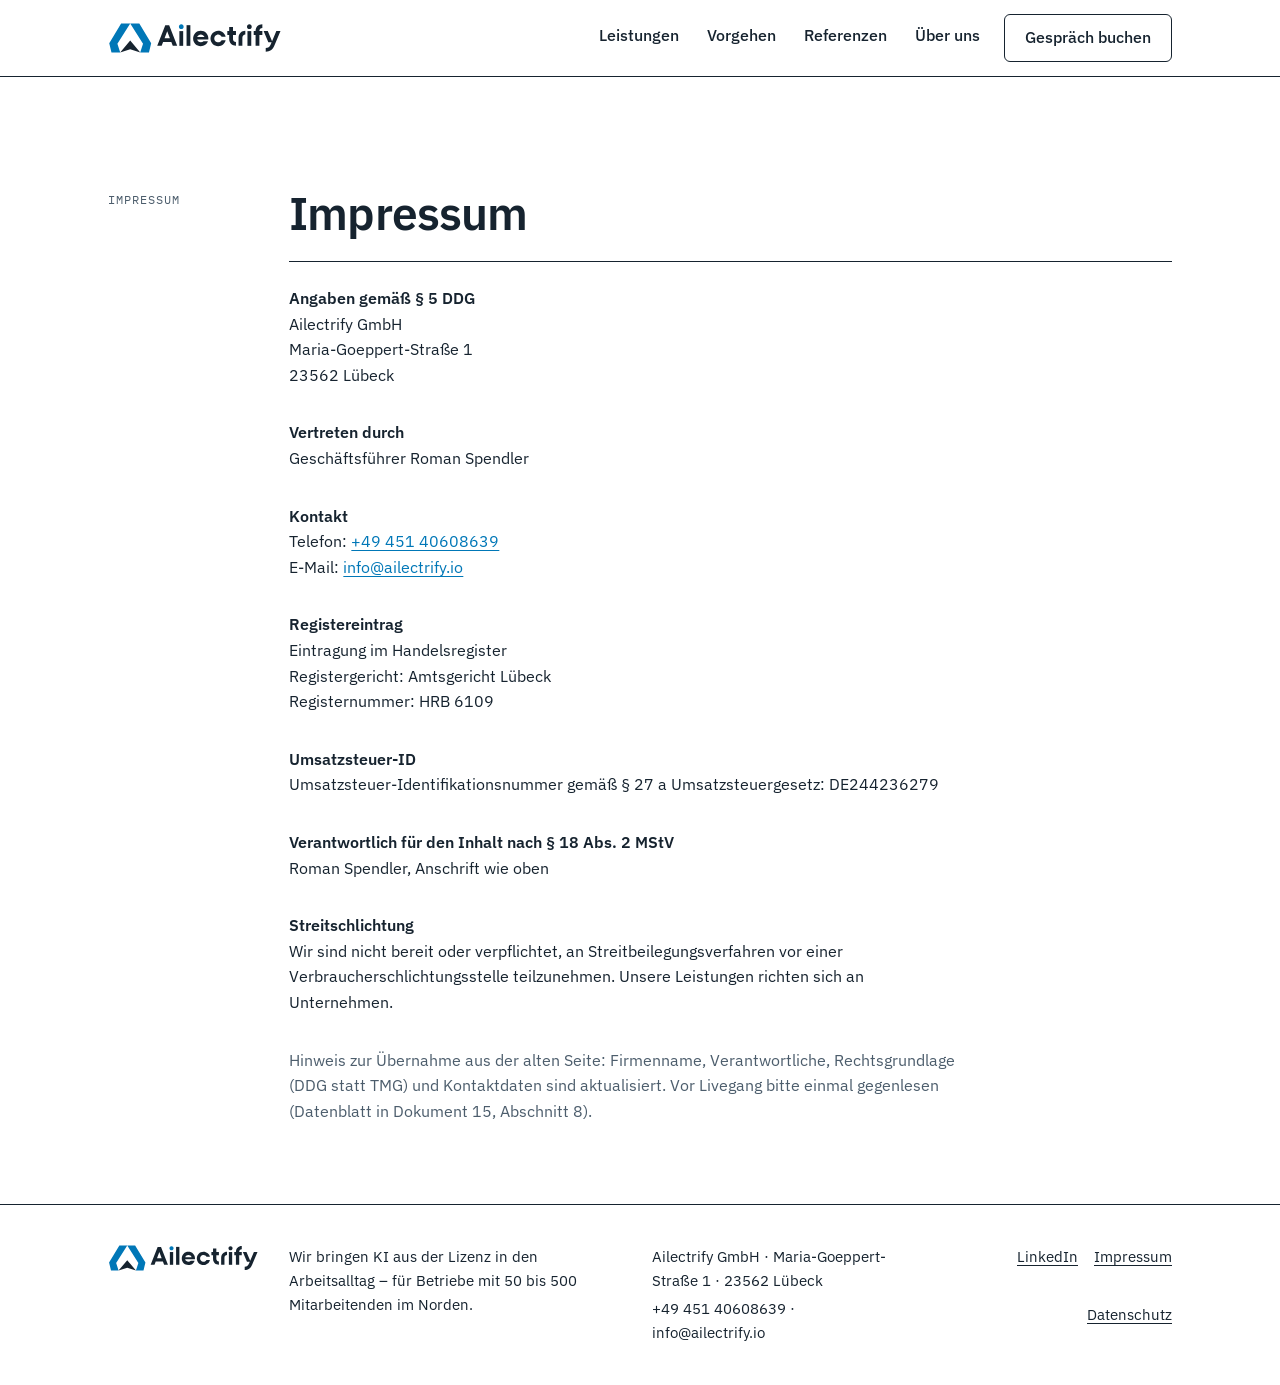
<file: impressum/index.html>
<!DOCTYPE html><html lang="de"> <head><meta charset="utf-8"><meta name="viewport" content="width=device-width, initial-scale=1, viewport-fit=cover"><title>Impressum | Ailectrify</title><meta name="description" content="Anbieterkennzeichnung der Ailectrify GmbH, Lübeck."><link rel="canonical" href="https://ailectrify.io/impressum/"><meta name="robots" content="noindex, nofollow"><meta property="og:type" content="website"><meta property="og:site_name" content="Ailectrify"><meta property="og:locale" content="de_DE"><meta property="og:title" content="Impressum | Ailectrify"><meta property="og:description" content="Anbieterkennzeichnung der Ailectrify GmbH, Lübeck."><meta property="og:url" content="https://ailectrify.io/impressum/"><meta property="og:image" content="https://ailectrify.io/og-ailectrify.png"><meta property="og:image:width" content="1200"><meta property="og:image:height" content="630"><meta name="twitter:card" content="summary_large_image"><meta name="theme-color" content="#FFFFFF" media="(prefers-color-scheme: light)"><meta name="theme-color" content="#0F1A24" media="(prefers-color-scheme: dark)"><link rel="icon" href="/favicon.svg" type="image/svg+xml"><link rel="icon" href="/favicon-32.png" sizes="32x32" type="image/png"><link rel="apple-touch-icon" href="/apple-touch-icon.png"><link rel="sitemap" href="/sitemap-index.xml"><link rel="preload" href="/fonts/ibm-plex-sans-latin-400-normal.woff2" as="font" type="font/woff2" crossorigin><link rel="preload" href="/fonts/ibm-plex-sans-latin-600-normal.woff2" as="font" type="font/woff2" crossorigin><link rel="preload" href="/fonts/ibm-plex-mono-latin-400-normal.woff2" as="font" type="font/woff2" crossorigin><script type="application/ld+json">{"@context":"https://schema.org","@type":"Organization","name":"Ailectrify GmbH","url":"https://ailectrify.io","logo":"https://ailectrify.io/logo/ailectrify-logo.svg","email":"info@ailectrify.io","telephone":"+49 451 40608639","address":{"@type":"PostalAddress","streetAddress":"Maria-Goeppert-Straße 1","postalCode":"23562","addressLocality":"Lübeck","addressCountry":"DE"},"areaServed":["Schleswig-Holstein","Hamburg"],"founder":{"@type":"Person","name":"Roman Spendler"},"sameAs":["https://www.linkedin.com/company/68257816/","https://research.uni-luebeck.de/de/impacts/ailectrify-gmbh/"]}</script><link rel="stylesheet" href="/_astro/datenschutz.BeBYrRGr.css">
<style>.recht[data-astro-cid-7dpr4qcz] p[data-astro-cid-7dpr4qcz]{font-size:16px}
</style></head> <body> <a class="skip" href="#inhalt">Zum Inhalt springen</a> <header class="kopf" data-astro-cid-3ef6ksr2> <div class="wrap kopf__zeile" data-astro-cid-3ef6ksr2> <a href="/" class="kopf__logo" aria-label="Ailectrify – Startseite" data-astro-cid-3ef6ksr2><svg class="logo logo--horizontal" viewBox="524.5 880.1 1409.5 243.4" role="img" aria-label="Ailectrify" style="height:30px"> <g><g transform="translate(-659.894 303.454) scale(0.9583)">
<path class="word" d="M 1509.167969 851.242188 L 1424.003906 824.777344 L 1338.832031 851.242188 L 1424.003906 749.613281 Z M 1509.167969 851.242188 "/>
<path class="mark" d="M 1601.535156 773.398438 L 1582.683594 851.242188 L 1508.625 851.242188 L 1532.410156 777.1875 L 1424 606.421875 L 1500.992188 606.421875 Z M 1601.535156 773.398438 "/>
<path class="mark" d="M 1246.464844 773.398438 L 1265.316406 851.242188 L 1339.375 851.242188 L 1315.589844 777.1875 L 1424 606.421875 L 1347.007812 606.421875 Z M 1246.464844 773.398438 "/>
</g>
<path class="word" d="M 983.242188 1004.175781 L 1026.8125 1004.175781 L 1005.027344 946.179688 Z M 1049.84375 1065.433594 L 1038.441406 1035.027344 L 971.359375 1035.027344 L 959.953125 1065.433594 L 923.945312 1065.433594 L 989.269531 897.746094 L 1020.78125 897.746094 L 1085.855469 1065.433594 Z M 1049.84375 1065.433594 "/>
<path class="word" d="M 1103.632812 945.894531 L 1134.480469 945.894531 L 1134.480469 1065.433594 L 1103.632812 1065.433594 Z M 1103.632812 945.894531 "/>
<path class="word" d="M 1161.914062 897.746094 L 1192.765625 897.746094 L 1192.765625 1065.4375 L 1161.914062 1065.4375 Z M 1161.914062 897.746094 "/>
<path class="word" d="M 1277.433594 974.207031 C 1270.84375 974.207031 1264.980469 975.84375 1260.011719 979.0625 C 1255.039062 982.292969 1251.285156 986.753906 1248.855469 992.320312 L 1248.214844 993.785156 L 1306.910156 993.785156 L 1306.265625 992.316406 C 1303.824219 986.746094 1300.023438 982.285156 1294.972656 979.058594 C 1289.917969 975.839844 1284.019531 974.207031 1277.433594 974.207031 M 1276.929688 1067.96875 C 1267.984375 1067.96875 1259.632812 1066.417969 1252.105469 1063.359375 C 1244.589844 1060.300781 1238.011719 1055.988281 1232.5625 1050.535156 C 1227.105469 1045.082031 1222.792969 1038.464844 1219.742188 1030.867188 C 1216.679688 1023.269531 1215.128906 1014.789062 1215.128906 1005.664062 C 1215.128906 996.710938 1216.679688 988.316406 1219.742188 980.714844 C 1222.796875 973.117188 1227.109375 966.453125 1232.566406 960.910156 C 1238.007812 955.386719 1244.582031 951.035156 1252.105469 947.96875 C 1259.628906 944.910156 1267.980469 943.359375 1276.929688 943.359375 C 1285.863281 943.359375 1294.214844 944.910156 1301.746094 947.96875 C 1309.269531 951.035156 1315.84375 955.386719 1321.289062 960.910156 C 1326.738281 966.449219 1331.050781 973.109375 1334.109375 980.714844 C 1337.171875 988.324219 1338.722656 996.71875 1338.722656 1005.664062 C 1338.722656 1007.90625 1338.515625 1010.535156 1338.101562 1013.488281 L 1246.898438 1013.488281 L 1247.285156 1014.824219 C 1249.199219 1021.4375 1252.90625 1026.867188 1258.300781 1030.953125 C 1263.695312 1035.042969 1270.132812 1037.121094 1277.433594 1037.121094 C 1286.476562 1037.121094 1293.957031 1034.136719 1299.671875 1028.25 L 1335.03125 1028.25 C 1333.078125 1033.996094 1330.382812 1039.273438 1327.011719 1043.953125 C 1323.378906 1048.984375 1318.984375 1053.335938 1313.957031 1056.882812 C 1308.914062 1060.4375 1303.175781 1063.203125 1296.898438 1065.101562 C 1290.59375 1067.003906 1283.875 1067.96875 1276.929688 1067.96875 "/>
<path class="word" d="M 1418.324219 1067.96875 C 1409.71875 1067.96875 1401.503906 1066.332031 1393.898438 1063.109375 C 1386.285156 1059.882812 1379.621094 1055.441406 1374.085938 1049.902344 C 1368.554688 1044.375 1364.109375 1037.707031 1360.878906 1030.089844 C 1357.65625 1022.492188 1356.023438 1014.277344 1356.023438 1005.664062 C 1356.023438 996.890625 1357.65625 988.632812 1360.878906 981.117188 C 1364.109375 973.578125 1368.554688 966.910156 1374.089844 961.289062 C 1379.628906 955.671875 1386.292969 951.234375 1393.890625 948.09375 C 1401.503906 944.953125 1409.722656 943.359375 1418.324219 943.359375 C 1425.929688 943.359375 1433.183594 944.574219 1439.890625 946.972656 C 1446.582031 949.367188 1452.660156 952.761719 1457.957031 957.0625 C 1463.25 961.363281 1467.773438 966.5625 1471.410156 972.507812 C 1474.824219 978.101562 1477.324219 984.210938 1478.847656 990.679688 L 1446.339844 990.679688 C 1443.890625 985.886719 1440.242188 981.9375 1435.484375 978.933594 C 1430.523438 975.796875 1424.75 974.207031 1418.324219 974.207031 C 1413.980469 974.207031 1409.839844 975 1406.019531 976.566406 C 1402.203125 978.128906 1398.808594 980.332031 1395.929688 983.117188 C 1393.054688 985.910156 1390.796875 989.269531 1389.230469 993.101562 C 1387.664062 996.929688 1386.871094 1001.15625 1386.871094 1005.664062 C 1386.871094 1010.007812 1387.664062 1014.148438 1389.230469 1017.96875 C 1390.792969 1021.796875 1393.042969 1025.195312 1395.917969 1028.070312 C 1398.796875 1030.945312 1402.195312 1033.199219 1406.019531 1034.761719 C 1409.839844 1036.324219 1413.980469 1037.117188 1418.324219 1037.117188 C 1424.746094 1037.117188 1430.519531 1035.53125 1435.484375 1032.398438 C 1440.246094 1029.386719 1443.894531 1025.4375 1446.34375 1020.648438 L 1478.847656 1020.648438 C 1477.324219 1027.117188 1474.824219 1033.226562 1471.410156 1038.820312 C 1467.765625 1044.773438 1463.242188 1049.972656 1457.957031 1054.265625 C 1452.664062 1058.566406 1446.585938 1061.960938 1439.890625 1064.355469 C 1433.191406 1066.753906 1425.933594 1067.96875 1418.324219 1067.96875 "/>
<path class="word" d="M 1562.734375 1065.425781 C 1555.023438 1065.3125 1547.839844 1063.9375 1541.363281 1061.328125 C 1534.597656 1058.605469 1528.660156 1054.761719 1523.714844 1049.894531 C 1518.769531 1045.035156 1514.84375 1039.140625 1512.039062 1032.375 C 1509.234375 1025.617188 1507.8125 1018.164062 1507.8125 1010.222656 L 1507.8125 976.742188 L 1492.605469 976.742188 L 1492.605469 945.894531 L 1507.8125 945.894531 L 1507.8125 912.949219 L 1538.660156 912.949219 L 1538.660156 945.894531 L 1562.734375 945.894531 L 1562.734375 976.742188 L 1538.660156 976.742188 L 1538.660156 1009.972656 C 1538.660156 1017.328125 1540.980469 1023.335938 1545.5625 1027.824219 C 1549.921875 1032.101562 1555.695312 1034.367188 1562.734375 1034.570312 Z M 1562.734375 1065.425781 "/>
<path class="word" d="M 1583.828125 1065.433594 L 1583.828125 998.566406 C 1583.828125 990.636719 1585.25 983.183594 1588.058594 976.414062 C 1590.855469 969.660156 1594.785156 963.765625 1599.734375 958.894531 C 1604.6875 954.027344 1610.625 950.183594 1617.382812 947.464844 C 1623.859375 944.855469 1631.042969 943.480469 1638.753906 943.367188 L 1638.753906 974.222656 C 1631.710938 974.425781 1625.941406 976.691406 1621.582031 980.972656 C 1617 985.460938 1614.679688 991.464844 1614.679688 998.824219 L 1614.679688 1065.433594 Z M 1583.828125 1065.433594 "/>
<path class="word" d="M 1656.042969 945.894531 L 1686.894531 945.894531 L 1686.894531 1065.433594 L 1656.042969 1065.433594 Z M 1656.042969 945.894531 "/>
<path class="word" d="M 1721.933594 1065.433594 L 1721.933594 976.742188 L 1706.726562 976.742188 L 1706.726562 945.894531 L 1721.933594 945.894531 L 1721.933594 944.847656 C 1721.933594 936.574219 1723.269531 928.988281 1725.910156 922.296875 C 1728.542969 915.628906 1732.339844 909.871094 1737.195312 905.179688 C 1742.054688 900.488281 1747.988281 896.769531 1754.835938 894.128906 C 1761.417969 891.59375 1768.820312 890.257812 1776.855469 890.148438 L 1776.855469 921.007812 C 1769.347656 921.175781 1763.449219 923.226562 1759.320312 927.105469 C 1754.980469 931.175781 1752.78125 937.144531 1752.78125 944.847656 L 1752.78125 945.894531 L 1776.855469 945.894531 L 1776.855469 976.742188 L 1752.78125 976.742188 L 1752.78125 1065.433594 Z M 1721.933594 1065.433594 "/>
<path class="word" d="M 1804.285156 1082.722656 C 1814.109375 1082.585938 1822.132812 1080.484375 1828.144531 1076.472656 C 1834.367188 1072.328125 1839.527344 1065.523438 1843.480469 1056.25 L 1851.957031 1036.292969 L 1825.472656 1036.292969 L 1787.082031 945.894531 L 1820.796875 945.894531 L 1855.699219 1027.855469 L 1890.34375 945.894531 L 1924.054688 945.894531 L 1873.738281 1064.300781 C 1866.414062 1081.601562 1857.070312 1094.28125 1845.972656 1101.984375 C 1835.113281 1109.523438 1821.09375 1113.421875 1804.285156 1113.578125 Z M 1804.285156 1082.722656 "/>
<path class="mark" d="M 1119.054688 929.203125 C 1113.460938 929.203125 1108.804688 927.386719 1105.222656 923.804688 C 1101.644531 920.226562 1099.832031 915.574219 1099.832031 909.972656 C 1099.832031 904.375 1101.644531 899.722656 1105.222656 896.144531 C 1108.804688 892.566406 1113.460938 890.75 1119.054688 890.75 C 1124.652344 890.75 1129.308594 892.566406 1132.886719 896.144531 C 1136.46875 899.722656 1138.28125 904.375 1138.28125 909.972656 C 1138.28125 915.574219 1136.46875 920.226562 1132.886719 923.804688 C 1129.308594 927.386719 1124.652344 929.203125 1119.054688 929.203125 "/>
<path class="word" d="M 1671.46875 929.203125 C 1665.875 929.203125 1661.21875 927.386719 1657.640625 923.804688 C 1654.058594 920.226562 1652.242188 915.570312 1652.242188 909.972656 C 1652.242188 904.378906 1654.058594 899.722656 1657.640625 896.144531 C 1661.21875 892.566406 1665.875 890.75 1671.46875 890.75 C 1677.066406 890.75 1681.71875 892.566406 1685.300781 896.144531 C 1688.882812 899.722656 1690.699219 904.378906 1690.699219 909.972656 C 1690.699219 915.570312 1688.882812 920.226562 1685.300781 923.804688 C 1681.71875 927.386719 1677.066406 929.203125 1671.46875 929.203125 "/></g>   </svg> </a> <nav class="kopf__nav" aria-label="Hauptnavigation" data-astro-cid-3ef6ksr2> <a href="/leistungen/" data-astro-cid-3ef6ksr2>Leistungen</a><a href="/vorgehen/" data-astro-cid-3ef6ksr2>Vorgehen</a><a href="/referenzen/" data-astro-cid-3ef6ksr2>Referenzen</a><a href="/ueber-uns/" data-astro-cid-3ef6ksr2>Über uns</a> </nav> <a class="btn btn--s kopf__cta" href="/gespraech/" data-astro-cid-3ef6ksr2>Gespräch buchen</a> <details class="kopf__menue" data-astro-cid-3ef6ksr2> <summary aria-label="Menü öffnen" data-astro-cid-3ef6ksr2><span data-astro-cid-3ef6ksr2></span><span data-astro-cid-3ef6ksr2></span><span data-astro-cid-3ef6ksr2></span></summary> <nav aria-label="Mobile Navigation" data-astro-cid-3ef6ksr2> <a href="/leistungen/" data-astro-cid-3ef6ksr2>Leistungen</a><a href="/vorgehen/" data-astro-cid-3ef6ksr2>Vorgehen</a><a href="/referenzen/" data-astro-cid-3ef6ksr2>Referenzen</a><a href="/ueber-uns/" data-astro-cid-3ef6ksr2>Über uns</a> <a href="/gespraech/" class="btn btn--p" data-astro-cid-3ef6ksr2>Gespräch buchen</a> </nav> </details> </div> </header>  <main id="inhalt">  <section class="abschnitt abschnitt--kopf" data-astro-cid-7dpr4qcz> <div class="wrap raster" data-astro-cid-7dpr4qcz> <div class="marke" data-astro-cid-7dpr4qcz>Impressum</div> <div class="inhalt stapel" style="gap:var(--s5)" data-astro-cid-7dpr4qcz> <h1 data-astro-cid-7dpr4qcz>Impressum</h1> <div class="stapel linie-oben recht" data-astro-cid-7dpr4qcz> <p data-astro-cid-7dpr4qcz><b data-astro-cid-7dpr4qcz>Angaben gemäß § 5 DDG</b><br data-astro-cid-7dpr4qcz>Ailectrify GmbH<br data-astro-cid-7dpr4qcz>Maria-Goeppert-Straße 1<br data-astro-cid-7dpr4qcz>23562 Lübeck</p> <p data-astro-cid-7dpr4qcz><b data-astro-cid-7dpr4qcz>Vertreten durch</b><br data-astro-cid-7dpr4qcz>Geschäftsführer Roman Spendler</p> <p data-astro-cid-7dpr4qcz><b data-astro-cid-7dpr4qcz>Kontakt</b><br data-astro-cid-7dpr4qcz>Telefon: <a href="tel:+4945140608639" data-astro-cid-7dpr4qcz>+49 451 40608639</a><br data-astro-cid-7dpr4qcz>E-Mail: <a href="mailto:info@ailectrify.io" data-astro-cid-7dpr4qcz>info@ailectrify.io</a></p> <p data-astro-cid-7dpr4qcz><b data-astro-cid-7dpr4qcz>Registereintrag</b><br data-astro-cid-7dpr4qcz>Eintragung im Handelsregister<br data-astro-cid-7dpr4qcz>Registergericht: Amtsgericht Lübeck<br data-astro-cid-7dpr4qcz>Registernummer: HRB 6109</p> <p data-astro-cid-7dpr4qcz><b data-astro-cid-7dpr4qcz>Umsatzsteuer-ID</b><br data-astro-cid-7dpr4qcz>Umsatzsteuer-Identifikationsnummer gemäß § 27 a Umsatzsteuergesetz: DE244236279</p> <p data-astro-cid-7dpr4qcz><b data-astro-cid-7dpr4qcz>Verantwortlich für den Inhalt nach § 18 Abs. 2 MStV</b><br data-astro-cid-7dpr4qcz>Roman Spendler, Anschrift wie oben</p> <p data-astro-cid-7dpr4qcz><b data-astro-cid-7dpr4qcz>Streitschlichtung</b><br data-astro-cid-7dpr4qcz>Wir sind nicht bereit oder verpflichtet, an Streitbeilegungsverfahren vor einer Verbraucherschlichtungsstelle teilzunehmen. Unsere Leistungen richten sich an Unternehmen.</p> <p class="klein muted" data-astro-cid-7dpr4qcz>Hinweis zur Übernahme aus der alten Seite: Firmenname, Verantwortliche, Rechtsgrundlage (DDG statt TMG) und Kontaktdaten sind aktualisiert. Vor Livegang bitte einmal gegenlesen (Datenblatt in Dokument 15, Abschnitt 8).</p> </div> </div> </div> </section>  </main> <footer class="fuss" data-astro-cid-sz7xmlte> <div class="wrap fuss__raster" data-astro-cid-sz7xmlte> <div class="fuss__logo" data-astro-cid-sz7xmlte><a href="/" aria-label="Ailectrify – Startseite" data-astro-cid-sz7xmlte><svg class="logo logo--horizontal" viewBox="524.5 880.1 1409.5 243.4" role="img" aria-label="Ailectrify" style="height:26px"> <g><g transform="translate(-659.894 303.454) scale(0.9583)">
<path class="word" d="M 1509.167969 851.242188 L 1424.003906 824.777344 L 1338.832031 851.242188 L 1424.003906 749.613281 Z M 1509.167969 851.242188 "/>
<path class="mark" d="M 1601.535156 773.398438 L 1582.683594 851.242188 L 1508.625 851.242188 L 1532.410156 777.1875 L 1424 606.421875 L 1500.992188 606.421875 Z M 1601.535156 773.398438 "/>
<path class="mark" d="M 1246.464844 773.398438 L 1265.316406 851.242188 L 1339.375 851.242188 L 1315.589844 777.1875 L 1424 606.421875 L 1347.007812 606.421875 Z M 1246.464844 773.398438 "/>
</g>
<path class="word" d="M 983.242188 1004.175781 L 1026.8125 1004.175781 L 1005.027344 946.179688 Z M 1049.84375 1065.433594 L 1038.441406 1035.027344 L 971.359375 1035.027344 L 959.953125 1065.433594 L 923.945312 1065.433594 L 989.269531 897.746094 L 1020.78125 897.746094 L 1085.855469 1065.433594 Z M 1049.84375 1065.433594 "/>
<path class="word" d="M 1103.632812 945.894531 L 1134.480469 945.894531 L 1134.480469 1065.433594 L 1103.632812 1065.433594 Z M 1103.632812 945.894531 "/>
<path class="word" d="M 1161.914062 897.746094 L 1192.765625 897.746094 L 1192.765625 1065.4375 L 1161.914062 1065.4375 Z M 1161.914062 897.746094 "/>
<path class="word" d="M 1277.433594 974.207031 C 1270.84375 974.207031 1264.980469 975.84375 1260.011719 979.0625 C 1255.039062 982.292969 1251.285156 986.753906 1248.855469 992.320312 L 1248.214844 993.785156 L 1306.910156 993.785156 L 1306.265625 992.316406 C 1303.824219 986.746094 1300.023438 982.285156 1294.972656 979.058594 C 1289.917969 975.839844 1284.019531 974.207031 1277.433594 974.207031 M 1276.929688 1067.96875 C 1267.984375 1067.96875 1259.632812 1066.417969 1252.105469 1063.359375 C 1244.589844 1060.300781 1238.011719 1055.988281 1232.5625 1050.535156 C 1227.105469 1045.082031 1222.792969 1038.464844 1219.742188 1030.867188 C 1216.679688 1023.269531 1215.128906 1014.789062 1215.128906 1005.664062 C 1215.128906 996.710938 1216.679688 988.316406 1219.742188 980.714844 C 1222.796875 973.117188 1227.109375 966.453125 1232.566406 960.910156 C 1238.007812 955.386719 1244.582031 951.035156 1252.105469 947.96875 C 1259.628906 944.910156 1267.980469 943.359375 1276.929688 943.359375 C 1285.863281 943.359375 1294.214844 944.910156 1301.746094 947.96875 C 1309.269531 951.035156 1315.84375 955.386719 1321.289062 960.910156 C 1326.738281 966.449219 1331.050781 973.109375 1334.109375 980.714844 C 1337.171875 988.324219 1338.722656 996.71875 1338.722656 1005.664062 C 1338.722656 1007.90625 1338.515625 1010.535156 1338.101562 1013.488281 L 1246.898438 1013.488281 L 1247.285156 1014.824219 C 1249.199219 1021.4375 1252.90625 1026.867188 1258.300781 1030.953125 C 1263.695312 1035.042969 1270.132812 1037.121094 1277.433594 1037.121094 C 1286.476562 1037.121094 1293.957031 1034.136719 1299.671875 1028.25 L 1335.03125 1028.25 C 1333.078125 1033.996094 1330.382812 1039.273438 1327.011719 1043.953125 C 1323.378906 1048.984375 1318.984375 1053.335938 1313.957031 1056.882812 C 1308.914062 1060.4375 1303.175781 1063.203125 1296.898438 1065.101562 C 1290.59375 1067.003906 1283.875 1067.96875 1276.929688 1067.96875 "/>
<path class="word" d="M 1418.324219 1067.96875 C 1409.71875 1067.96875 1401.503906 1066.332031 1393.898438 1063.109375 C 1386.285156 1059.882812 1379.621094 1055.441406 1374.085938 1049.902344 C 1368.554688 1044.375 1364.109375 1037.707031 1360.878906 1030.089844 C 1357.65625 1022.492188 1356.023438 1014.277344 1356.023438 1005.664062 C 1356.023438 996.890625 1357.65625 988.632812 1360.878906 981.117188 C 1364.109375 973.578125 1368.554688 966.910156 1374.089844 961.289062 C 1379.628906 955.671875 1386.292969 951.234375 1393.890625 948.09375 C 1401.503906 944.953125 1409.722656 943.359375 1418.324219 943.359375 C 1425.929688 943.359375 1433.183594 944.574219 1439.890625 946.972656 C 1446.582031 949.367188 1452.660156 952.761719 1457.957031 957.0625 C 1463.25 961.363281 1467.773438 966.5625 1471.410156 972.507812 C 1474.824219 978.101562 1477.324219 984.210938 1478.847656 990.679688 L 1446.339844 990.679688 C 1443.890625 985.886719 1440.242188 981.9375 1435.484375 978.933594 C 1430.523438 975.796875 1424.75 974.207031 1418.324219 974.207031 C 1413.980469 974.207031 1409.839844 975 1406.019531 976.566406 C 1402.203125 978.128906 1398.808594 980.332031 1395.929688 983.117188 C 1393.054688 985.910156 1390.796875 989.269531 1389.230469 993.101562 C 1387.664062 996.929688 1386.871094 1001.15625 1386.871094 1005.664062 C 1386.871094 1010.007812 1387.664062 1014.148438 1389.230469 1017.96875 C 1390.792969 1021.796875 1393.042969 1025.195312 1395.917969 1028.070312 C 1398.796875 1030.945312 1402.195312 1033.199219 1406.019531 1034.761719 C 1409.839844 1036.324219 1413.980469 1037.117188 1418.324219 1037.117188 C 1424.746094 1037.117188 1430.519531 1035.53125 1435.484375 1032.398438 C 1440.246094 1029.386719 1443.894531 1025.4375 1446.34375 1020.648438 L 1478.847656 1020.648438 C 1477.324219 1027.117188 1474.824219 1033.226562 1471.410156 1038.820312 C 1467.765625 1044.773438 1463.242188 1049.972656 1457.957031 1054.265625 C 1452.664062 1058.566406 1446.585938 1061.960938 1439.890625 1064.355469 C 1433.191406 1066.753906 1425.933594 1067.96875 1418.324219 1067.96875 "/>
<path class="word" d="M 1562.734375 1065.425781 C 1555.023438 1065.3125 1547.839844 1063.9375 1541.363281 1061.328125 C 1534.597656 1058.605469 1528.660156 1054.761719 1523.714844 1049.894531 C 1518.769531 1045.035156 1514.84375 1039.140625 1512.039062 1032.375 C 1509.234375 1025.617188 1507.8125 1018.164062 1507.8125 1010.222656 L 1507.8125 976.742188 L 1492.605469 976.742188 L 1492.605469 945.894531 L 1507.8125 945.894531 L 1507.8125 912.949219 L 1538.660156 912.949219 L 1538.660156 945.894531 L 1562.734375 945.894531 L 1562.734375 976.742188 L 1538.660156 976.742188 L 1538.660156 1009.972656 C 1538.660156 1017.328125 1540.980469 1023.335938 1545.5625 1027.824219 C 1549.921875 1032.101562 1555.695312 1034.367188 1562.734375 1034.570312 Z M 1562.734375 1065.425781 "/>
<path class="word" d="M 1583.828125 1065.433594 L 1583.828125 998.566406 C 1583.828125 990.636719 1585.25 983.183594 1588.058594 976.414062 C 1590.855469 969.660156 1594.785156 963.765625 1599.734375 958.894531 C 1604.6875 954.027344 1610.625 950.183594 1617.382812 947.464844 C 1623.859375 944.855469 1631.042969 943.480469 1638.753906 943.367188 L 1638.753906 974.222656 C 1631.710938 974.425781 1625.941406 976.691406 1621.582031 980.972656 C 1617 985.460938 1614.679688 991.464844 1614.679688 998.824219 L 1614.679688 1065.433594 Z M 1583.828125 1065.433594 "/>
<path class="word" d="M 1656.042969 945.894531 L 1686.894531 945.894531 L 1686.894531 1065.433594 L 1656.042969 1065.433594 Z M 1656.042969 945.894531 "/>
<path class="word" d="M 1721.933594 1065.433594 L 1721.933594 976.742188 L 1706.726562 976.742188 L 1706.726562 945.894531 L 1721.933594 945.894531 L 1721.933594 944.847656 C 1721.933594 936.574219 1723.269531 928.988281 1725.910156 922.296875 C 1728.542969 915.628906 1732.339844 909.871094 1737.195312 905.179688 C 1742.054688 900.488281 1747.988281 896.769531 1754.835938 894.128906 C 1761.417969 891.59375 1768.820312 890.257812 1776.855469 890.148438 L 1776.855469 921.007812 C 1769.347656 921.175781 1763.449219 923.226562 1759.320312 927.105469 C 1754.980469 931.175781 1752.78125 937.144531 1752.78125 944.847656 L 1752.78125 945.894531 L 1776.855469 945.894531 L 1776.855469 976.742188 L 1752.78125 976.742188 L 1752.78125 1065.433594 Z M 1721.933594 1065.433594 "/>
<path class="word" d="M 1804.285156 1082.722656 C 1814.109375 1082.585938 1822.132812 1080.484375 1828.144531 1076.472656 C 1834.367188 1072.328125 1839.527344 1065.523438 1843.480469 1056.25 L 1851.957031 1036.292969 L 1825.472656 1036.292969 L 1787.082031 945.894531 L 1820.796875 945.894531 L 1855.699219 1027.855469 L 1890.34375 945.894531 L 1924.054688 945.894531 L 1873.738281 1064.300781 C 1866.414062 1081.601562 1857.070312 1094.28125 1845.972656 1101.984375 C 1835.113281 1109.523438 1821.09375 1113.421875 1804.285156 1113.578125 Z M 1804.285156 1082.722656 "/>
<path class="mark" d="M 1119.054688 929.203125 C 1113.460938 929.203125 1108.804688 927.386719 1105.222656 923.804688 C 1101.644531 920.226562 1099.832031 915.574219 1099.832031 909.972656 C 1099.832031 904.375 1101.644531 899.722656 1105.222656 896.144531 C 1108.804688 892.566406 1113.460938 890.75 1119.054688 890.75 C 1124.652344 890.75 1129.308594 892.566406 1132.886719 896.144531 C 1136.46875 899.722656 1138.28125 904.375 1138.28125 909.972656 C 1138.28125 915.574219 1136.46875 920.226562 1132.886719 923.804688 C 1129.308594 927.386719 1124.652344 929.203125 1119.054688 929.203125 "/>
<path class="word" d="M 1671.46875 929.203125 C 1665.875 929.203125 1661.21875 927.386719 1657.640625 923.804688 C 1654.058594 920.226562 1652.242188 915.570312 1652.242188 909.972656 C 1652.242188 904.378906 1654.058594 899.722656 1657.640625 896.144531 C 1661.21875 892.566406 1665.875 890.75 1671.46875 890.75 C 1677.066406 890.75 1681.71875 892.566406 1685.300781 896.144531 C 1688.882812 899.722656 1690.699219 904.378906 1690.699219 909.972656 C 1690.699219 915.570312 1688.882812 920.226562 1685.300781 923.804688 C 1681.71875 927.386719 1677.066406 929.203125 1671.46875 929.203125 "/></g>   </svg> </a></div> <p class="fuss__claim" data-astro-cid-sz7xmlte>Wir bringen KI aus der Lizenz in den Arbeitsalltag – für Betriebe mit 50 bis 500 Mitarbeitenden im Norden.</p> <address class="fuss__kontakt" data-astro-cid-sz7xmlte> <span data-astro-cid-sz7xmlte>Ailectrify GmbH · Maria-Goeppert-Straße 1 · 23562 Lübeck</span> <span data-astro-cid-sz7xmlte><a href="tel:+4945140608639" data-astro-cid-sz7xmlte>+49 451 40608639</a> · <a href="mailto:info@ailectrify.io" data-astro-cid-sz7xmlte>info@ailectrify.io</a></span> </address> <nav class="fuss__links" aria-label="Rechtliches und Profile" data-astro-cid-sz7xmlte> <a href="https://www.linkedin.com/company/68257816/" rel="noopener" target="_blank" data-astro-cid-sz7xmlte>LinkedIn</a> <a href="/impressum/" data-astro-cid-sz7xmlte>Impressum</a> <a href="/datenschutz/" data-astro-cid-sz7xmlte>Datenschutz</a> </nav> </div> </footer>  </body></html>
</file>
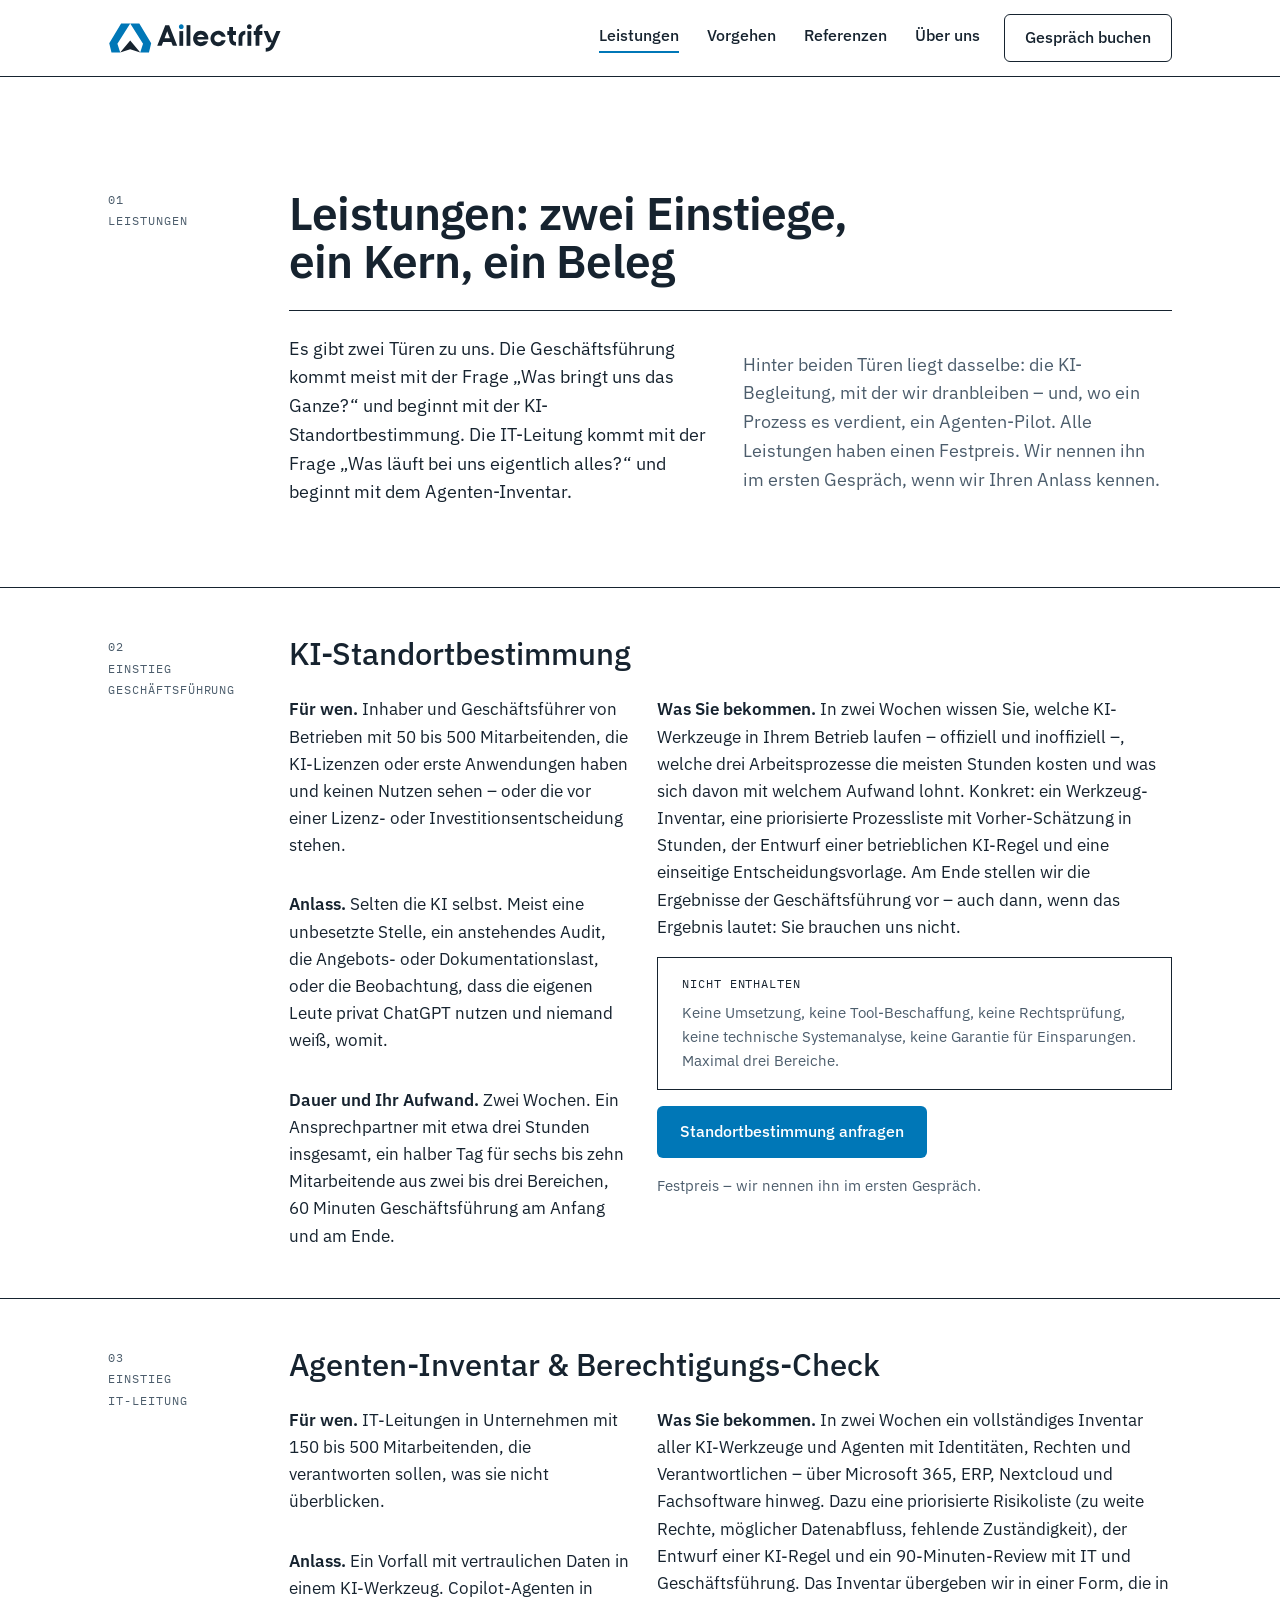
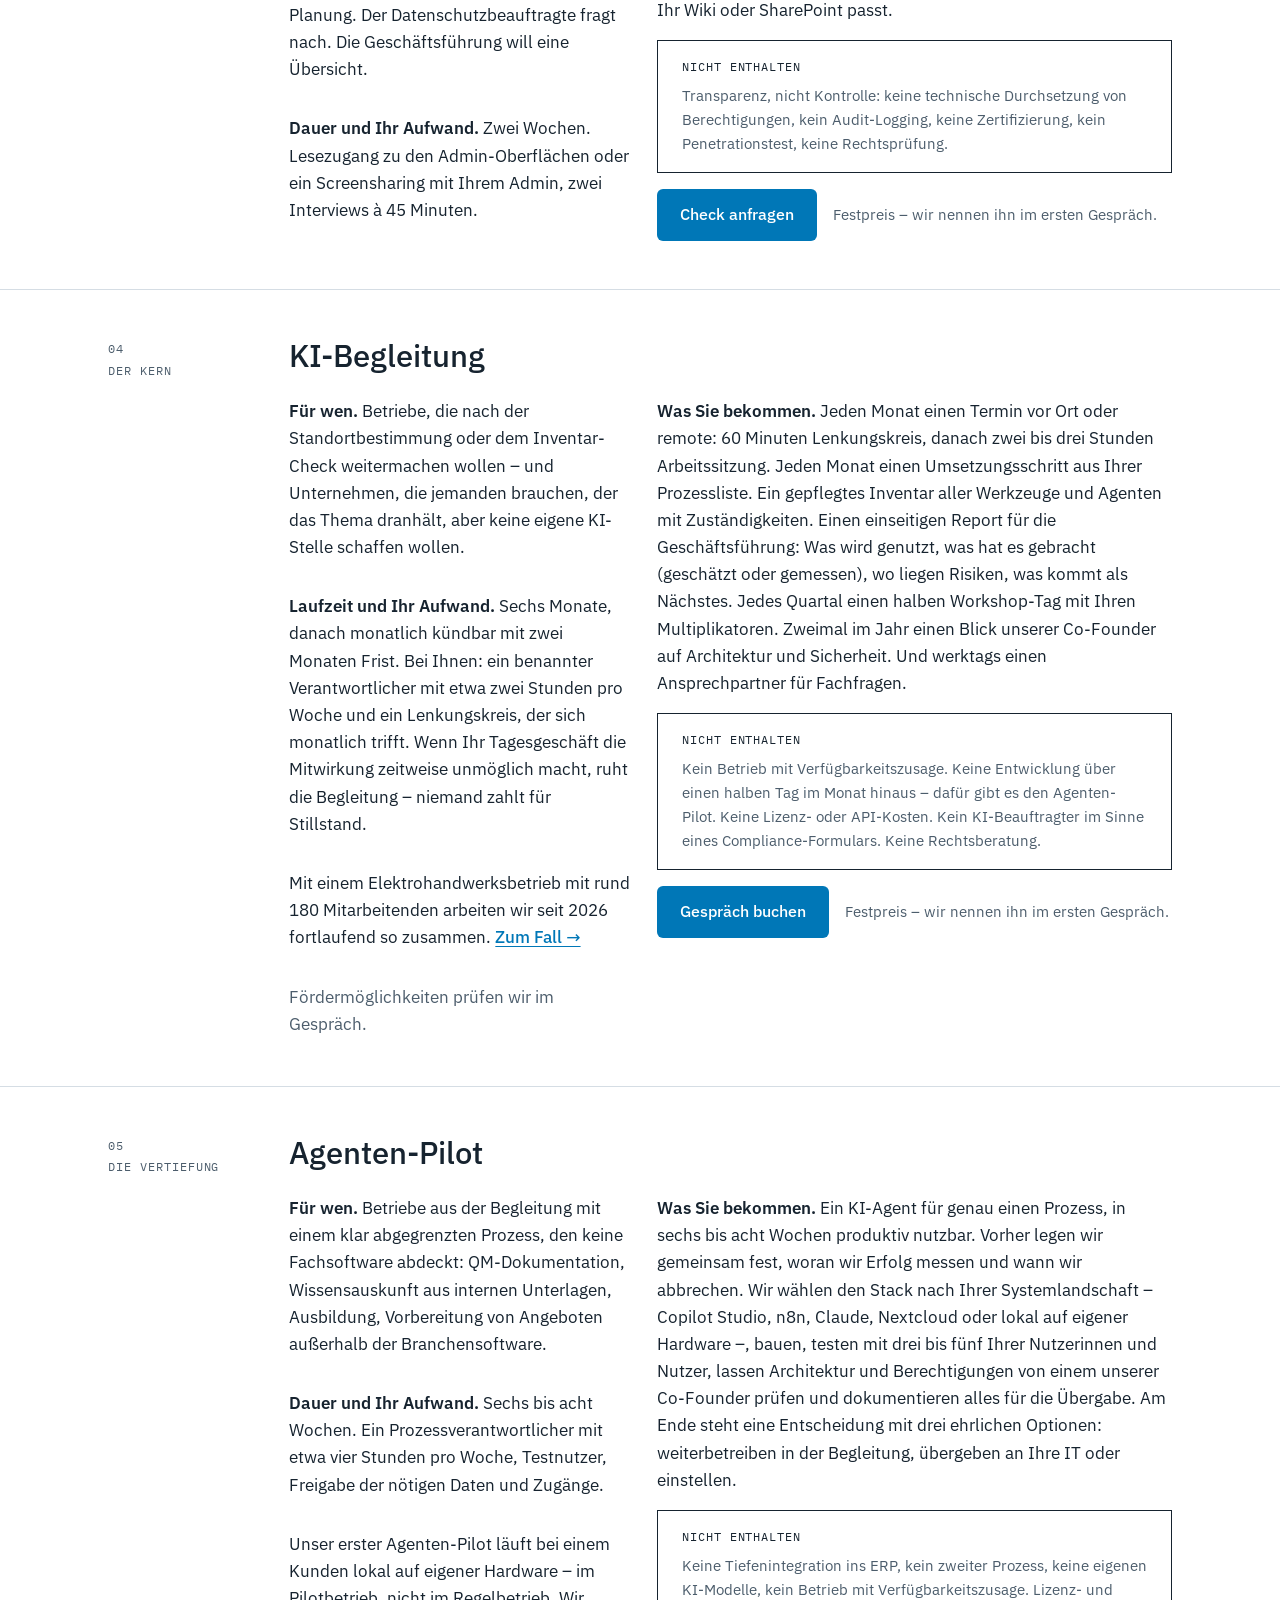
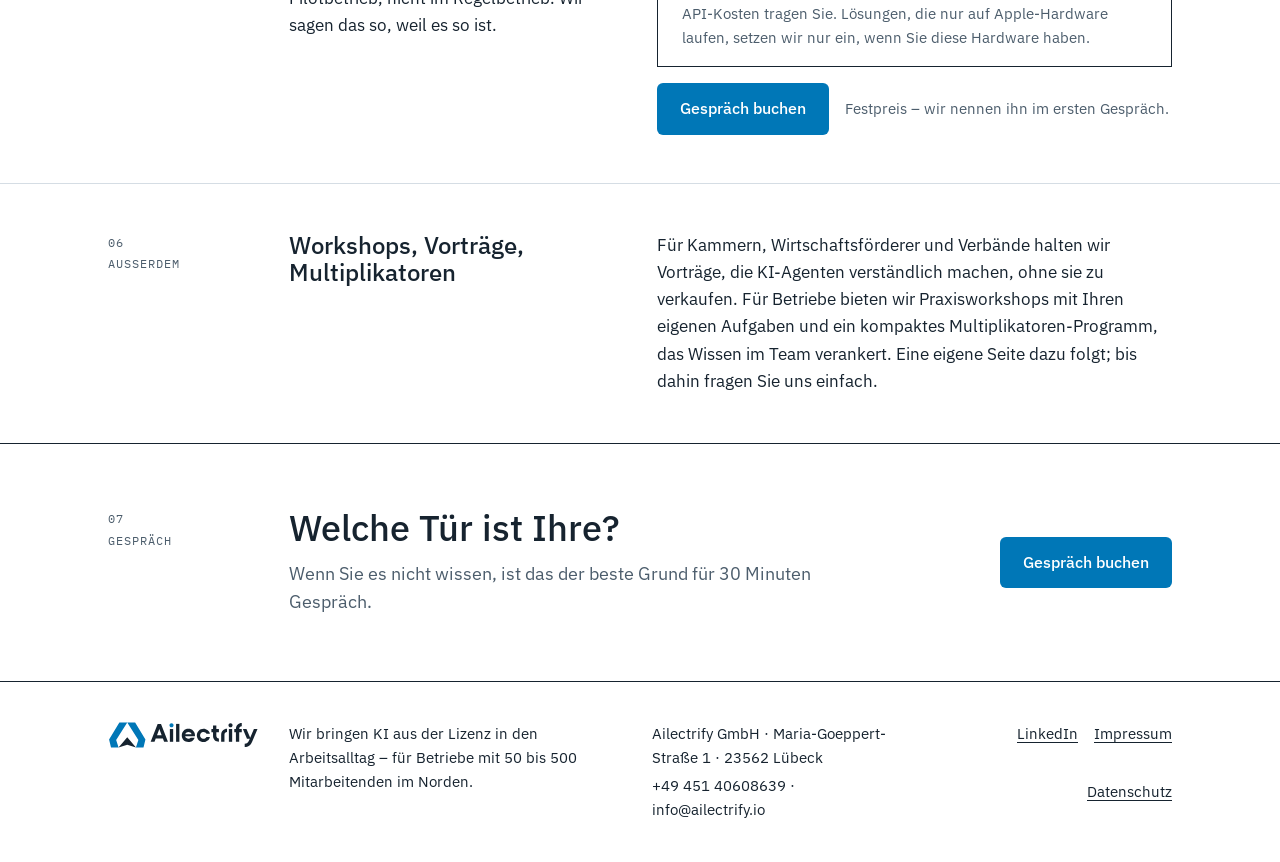
<file: leistungen/index.html>
<!DOCTYPE html><html lang="de"> <head><meta charset="utf-8"><meta name="viewport" content="width=device-width, initial-scale=1, viewport-fit=cover"><title>KI-Beratung für den Mittelstand im Norden | Ailectrify</title><meta name="description" content="KI-Standortbestimmung, monatliche KI-Begleitung, Agenten-Pilot, Inventar-Check. Für Geschäftsführung und IT-Leitung. Festpreis – im ersten Gespräch."><link rel="canonical" href="https://ailectrify.io/leistungen/"><meta property="og:type" content="website"><meta property="og:site_name" content="Ailectrify"><meta property="og:locale" content="de_DE"><meta property="og:title" content="KI-Beratung für den Mittelstand im Norden | Ailectrify"><meta property="og:description" content="KI-Standortbestimmung, monatliche KI-Begleitung, Agenten-Pilot, Inventar-Check. Für Geschäftsführung und IT-Leitung. Festpreis – im ersten Gespräch."><meta property="og:url" content="https://ailectrify.io/leistungen/"><meta property="og:image" content="https://ailectrify.io/og-ailectrify.png"><meta property="og:image:width" content="1200"><meta property="og:image:height" content="630"><meta name="twitter:card" content="summary_large_image"><meta name="theme-color" content="#FFFFFF" media="(prefers-color-scheme: light)"><meta name="theme-color" content="#0F1A24" media="(prefers-color-scheme: dark)"><link rel="icon" href="/favicon.svg" type="image/svg+xml"><link rel="icon" href="/favicon-32.png" sizes="32x32" type="image/png"><link rel="apple-touch-icon" href="/apple-touch-icon.png"><link rel="sitemap" href="/sitemap-index.xml"><link rel="preload" href="/fonts/ibm-plex-sans-latin-400-normal.woff2" as="font" type="font/woff2" crossorigin><link rel="preload" href="/fonts/ibm-plex-sans-latin-600-normal.woff2" as="font" type="font/woff2" crossorigin><link rel="preload" href="/fonts/ibm-plex-mono-latin-400-normal.woff2" as="font" type="font/woff2" crossorigin><script type="application/ld+json">{"@context":"https://schema.org","@type":"Organization","name":"Ailectrify GmbH","url":"https://ailectrify.io","logo":"https://ailectrify.io/logo/ailectrify-logo.svg","email":"info@ailectrify.io","telephone":"+49 451 40608639","address":{"@type":"PostalAddress","streetAddress":"Maria-Goeppert-Straße 1","postalCode":"23562","addressLocality":"Lübeck","addressCountry":"DE"},"areaServed":["Schleswig-Holstein","Hamburg"],"founder":{"@type":"Person","name":"Roman Spendler"},"sameAs":["https://www.linkedin.com/company/68257816/","https://research.uni-luebeck.de/de/impacts/ailectrify-gmbh/"]}</script><script type="application/ld+json">{"@context":"https://schema.org","@type":"Service","name":"KI-Standortbestimmung","description":"Zweiwöchige Bestandsaufnahme: Inventar der KI-Werkzeuge, drei priorisierte Prozesse mit Vorher-Schätzung, Entscheidungsvorlage.","provider":{"@type":"Organization","name":"Ailectrify GmbH"},"areaServed":["Schleswig-Holstein","Hamburg"]}</script><script type="application/ld+json">{"@context":"https://schema.org","@type":"Service","name":"KI-Begleitung","description":"Monatliche Begleitung mit Inventar, Umsetzungsschritt und Management-Report.","provider":{"@type":"Organization","name":"Ailectrify GmbH"},"areaServed":["Schleswig-Holstein","Hamburg"]}</script><script type="application/ld+json">{"@context":"https://schema.org","@type":"Service","name":"Agenten-Pilot","description":"Ein KI-Agent für einen Prozess in sechs bis acht Wochen, mit Messung, Sicherheitsreview und Exit-Kriterium.","provider":{"@type":"Organization","name":"Ailectrify GmbH"},"areaServed":["Schleswig-Holstein","Hamburg"]}</script><script type="application/ld+json">{"@context":"https://schema.org","@type":"Service","name":"Agenten-Inventar & Berechtigungs-Check","description":"Inventar aller KI-Werkzeuge und Agenten mit Identitäten, Rechten und Verantwortlichen, plus Risikoliste.","provider":{"@type":"Organization","name":"Ailectrify GmbH"},"areaServed":["Schleswig-Holstein","Hamburg"]}</script><link rel="stylesheet" href="/_astro/datenschutz.BeBYrRGr.css">
<style>.angebot[data-astro-cid-jlhbuwjr] p[data-astro-cid-jlhbuwjr]{font-size:17px}.angebot[data-astro-cid-jlhbuwjr] .nicht[data-astro-cid-jlhbuwjr] p[data-astro-cid-jlhbuwjr]{font-size:15px}.cta[data-astro-cid-jlhbuwjr]{display:flex;gap:var(--s4);align-items:center;flex-wrap:wrap}
.abschluss[data-astro-cid-vmixx4ze]{border-top:1px solid var(--tinte);padding-block:var(--s8)}.abschluss__inhalt[data-astro-cid-vmixx4ze]{grid-column:1 / -1;display:grid;gap:var(--s5);align-items:center;min-width:0}.abschluss__titel[data-astro-cid-vmixx4ze]{font-size:clamp(26px,1.6vw + 16px,36px);line-height:1.1}@media(min-width:900px){.abschluss__inhalt[data-astro-cid-vmixx4ze]{grid-column:span 10;grid-template-columns:7fr 3fr}.abschluss__cta[data-astro-cid-vmixx4ze]{display:flex;justify-content:flex-end}}
</style></head> <body> <a class="skip" href="#inhalt">Zum Inhalt springen</a> <header class="kopf" data-astro-cid-3ef6ksr2> <div class="wrap kopf__zeile" data-astro-cid-3ef6ksr2> <a href="/" class="kopf__logo" aria-label="Ailectrify – Startseite" data-astro-cid-3ef6ksr2><svg class="logo logo--horizontal" viewBox="524.5 880.1 1409.5 243.4" role="img" aria-label="Ailectrify" style="height:30px"> <g><g transform="translate(-659.894 303.454) scale(0.9583)">
<path class="word" d="M 1509.167969 851.242188 L 1424.003906 824.777344 L 1338.832031 851.242188 L 1424.003906 749.613281 Z M 1509.167969 851.242188 "/>
<path class="mark" d="M 1601.535156 773.398438 L 1582.683594 851.242188 L 1508.625 851.242188 L 1532.410156 777.1875 L 1424 606.421875 L 1500.992188 606.421875 Z M 1601.535156 773.398438 "/>
<path class="mark" d="M 1246.464844 773.398438 L 1265.316406 851.242188 L 1339.375 851.242188 L 1315.589844 777.1875 L 1424 606.421875 L 1347.007812 606.421875 Z M 1246.464844 773.398438 "/>
</g>
<path class="word" d="M 983.242188 1004.175781 L 1026.8125 1004.175781 L 1005.027344 946.179688 Z M 1049.84375 1065.433594 L 1038.441406 1035.027344 L 971.359375 1035.027344 L 959.953125 1065.433594 L 923.945312 1065.433594 L 989.269531 897.746094 L 1020.78125 897.746094 L 1085.855469 1065.433594 Z M 1049.84375 1065.433594 "/>
<path class="word" d="M 1103.632812 945.894531 L 1134.480469 945.894531 L 1134.480469 1065.433594 L 1103.632812 1065.433594 Z M 1103.632812 945.894531 "/>
<path class="word" d="M 1161.914062 897.746094 L 1192.765625 897.746094 L 1192.765625 1065.4375 L 1161.914062 1065.4375 Z M 1161.914062 897.746094 "/>
<path class="word" d="M 1277.433594 974.207031 C 1270.84375 974.207031 1264.980469 975.84375 1260.011719 979.0625 C 1255.039062 982.292969 1251.285156 986.753906 1248.855469 992.320312 L 1248.214844 993.785156 L 1306.910156 993.785156 L 1306.265625 992.316406 C 1303.824219 986.746094 1300.023438 982.285156 1294.972656 979.058594 C 1289.917969 975.839844 1284.019531 974.207031 1277.433594 974.207031 M 1276.929688 1067.96875 C 1267.984375 1067.96875 1259.632812 1066.417969 1252.105469 1063.359375 C 1244.589844 1060.300781 1238.011719 1055.988281 1232.5625 1050.535156 C 1227.105469 1045.082031 1222.792969 1038.464844 1219.742188 1030.867188 C 1216.679688 1023.269531 1215.128906 1014.789062 1215.128906 1005.664062 C 1215.128906 996.710938 1216.679688 988.316406 1219.742188 980.714844 C 1222.796875 973.117188 1227.109375 966.453125 1232.566406 960.910156 C 1238.007812 955.386719 1244.582031 951.035156 1252.105469 947.96875 C 1259.628906 944.910156 1267.980469 943.359375 1276.929688 943.359375 C 1285.863281 943.359375 1294.214844 944.910156 1301.746094 947.96875 C 1309.269531 951.035156 1315.84375 955.386719 1321.289062 960.910156 C 1326.738281 966.449219 1331.050781 973.109375 1334.109375 980.714844 C 1337.171875 988.324219 1338.722656 996.71875 1338.722656 1005.664062 C 1338.722656 1007.90625 1338.515625 1010.535156 1338.101562 1013.488281 L 1246.898438 1013.488281 L 1247.285156 1014.824219 C 1249.199219 1021.4375 1252.90625 1026.867188 1258.300781 1030.953125 C 1263.695312 1035.042969 1270.132812 1037.121094 1277.433594 1037.121094 C 1286.476562 1037.121094 1293.957031 1034.136719 1299.671875 1028.25 L 1335.03125 1028.25 C 1333.078125 1033.996094 1330.382812 1039.273438 1327.011719 1043.953125 C 1323.378906 1048.984375 1318.984375 1053.335938 1313.957031 1056.882812 C 1308.914062 1060.4375 1303.175781 1063.203125 1296.898438 1065.101562 C 1290.59375 1067.003906 1283.875 1067.96875 1276.929688 1067.96875 "/>
<path class="word" d="M 1418.324219 1067.96875 C 1409.71875 1067.96875 1401.503906 1066.332031 1393.898438 1063.109375 C 1386.285156 1059.882812 1379.621094 1055.441406 1374.085938 1049.902344 C 1368.554688 1044.375 1364.109375 1037.707031 1360.878906 1030.089844 C 1357.65625 1022.492188 1356.023438 1014.277344 1356.023438 1005.664062 C 1356.023438 996.890625 1357.65625 988.632812 1360.878906 981.117188 C 1364.109375 973.578125 1368.554688 966.910156 1374.089844 961.289062 C 1379.628906 955.671875 1386.292969 951.234375 1393.890625 948.09375 C 1401.503906 944.953125 1409.722656 943.359375 1418.324219 943.359375 C 1425.929688 943.359375 1433.183594 944.574219 1439.890625 946.972656 C 1446.582031 949.367188 1452.660156 952.761719 1457.957031 957.0625 C 1463.25 961.363281 1467.773438 966.5625 1471.410156 972.507812 C 1474.824219 978.101562 1477.324219 984.210938 1478.847656 990.679688 L 1446.339844 990.679688 C 1443.890625 985.886719 1440.242188 981.9375 1435.484375 978.933594 C 1430.523438 975.796875 1424.75 974.207031 1418.324219 974.207031 C 1413.980469 974.207031 1409.839844 975 1406.019531 976.566406 C 1402.203125 978.128906 1398.808594 980.332031 1395.929688 983.117188 C 1393.054688 985.910156 1390.796875 989.269531 1389.230469 993.101562 C 1387.664062 996.929688 1386.871094 1001.15625 1386.871094 1005.664062 C 1386.871094 1010.007812 1387.664062 1014.148438 1389.230469 1017.96875 C 1390.792969 1021.796875 1393.042969 1025.195312 1395.917969 1028.070312 C 1398.796875 1030.945312 1402.195312 1033.199219 1406.019531 1034.761719 C 1409.839844 1036.324219 1413.980469 1037.117188 1418.324219 1037.117188 C 1424.746094 1037.117188 1430.519531 1035.53125 1435.484375 1032.398438 C 1440.246094 1029.386719 1443.894531 1025.4375 1446.34375 1020.648438 L 1478.847656 1020.648438 C 1477.324219 1027.117188 1474.824219 1033.226562 1471.410156 1038.820312 C 1467.765625 1044.773438 1463.242188 1049.972656 1457.957031 1054.265625 C 1452.664062 1058.566406 1446.585938 1061.960938 1439.890625 1064.355469 C 1433.191406 1066.753906 1425.933594 1067.96875 1418.324219 1067.96875 "/>
<path class="word" d="M 1562.734375 1065.425781 C 1555.023438 1065.3125 1547.839844 1063.9375 1541.363281 1061.328125 C 1534.597656 1058.605469 1528.660156 1054.761719 1523.714844 1049.894531 C 1518.769531 1045.035156 1514.84375 1039.140625 1512.039062 1032.375 C 1509.234375 1025.617188 1507.8125 1018.164062 1507.8125 1010.222656 L 1507.8125 976.742188 L 1492.605469 976.742188 L 1492.605469 945.894531 L 1507.8125 945.894531 L 1507.8125 912.949219 L 1538.660156 912.949219 L 1538.660156 945.894531 L 1562.734375 945.894531 L 1562.734375 976.742188 L 1538.660156 976.742188 L 1538.660156 1009.972656 C 1538.660156 1017.328125 1540.980469 1023.335938 1545.5625 1027.824219 C 1549.921875 1032.101562 1555.695312 1034.367188 1562.734375 1034.570312 Z M 1562.734375 1065.425781 "/>
<path class="word" d="M 1583.828125 1065.433594 L 1583.828125 998.566406 C 1583.828125 990.636719 1585.25 983.183594 1588.058594 976.414062 C 1590.855469 969.660156 1594.785156 963.765625 1599.734375 958.894531 C 1604.6875 954.027344 1610.625 950.183594 1617.382812 947.464844 C 1623.859375 944.855469 1631.042969 943.480469 1638.753906 943.367188 L 1638.753906 974.222656 C 1631.710938 974.425781 1625.941406 976.691406 1621.582031 980.972656 C 1617 985.460938 1614.679688 991.464844 1614.679688 998.824219 L 1614.679688 1065.433594 Z M 1583.828125 1065.433594 "/>
<path class="word" d="M 1656.042969 945.894531 L 1686.894531 945.894531 L 1686.894531 1065.433594 L 1656.042969 1065.433594 Z M 1656.042969 945.894531 "/>
<path class="word" d="M 1721.933594 1065.433594 L 1721.933594 976.742188 L 1706.726562 976.742188 L 1706.726562 945.894531 L 1721.933594 945.894531 L 1721.933594 944.847656 C 1721.933594 936.574219 1723.269531 928.988281 1725.910156 922.296875 C 1728.542969 915.628906 1732.339844 909.871094 1737.195312 905.179688 C 1742.054688 900.488281 1747.988281 896.769531 1754.835938 894.128906 C 1761.417969 891.59375 1768.820312 890.257812 1776.855469 890.148438 L 1776.855469 921.007812 C 1769.347656 921.175781 1763.449219 923.226562 1759.320312 927.105469 C 1754.980469 931.175781 1752.78125 937.144531 1752.78125 944.847656 L 1752.78125 945.894531 L 1776.855469 945.894531 L 1776.855469 976.742188 L 1752.78125 976.742188 L 1752.78125 1065.433594 Z M 1721.933594 1065.433594 "/>
<path class="word" d="M 1804.285156 1082.722656 C 1814.109375 1082.585938 1822.132812 1080.484375 1828.144531 1076.472656 C 1834.367188 1072.328125 1839.527344 1065.523438 1843.480469 1056.25 L 1851.957031 1036.292969 L 1825.472656 1036.292969 L 1787.082031 945.894531 L 1820.796875 945.894531 L 1855.699219 1027.855469 L 1890.34375 945.894531 L 1924.054688 945.894531 L 1873.738281 1064.300781 C 1866.414062 1081.601562 1857.070312 1094.28125 1845.972656 1101.984375 C 1835.113281 1109.523438 1821.09375 1113.421875 1804.285156 1113.578125 Z M 1804.285156 1082.722656 "/>
<path class="mark" d="M 1119.054688 929.203125 C 1113.460938 929.203125 1108.804688 927.386719 1105.222656 923.804688 C 1101.644531 920.226562 1099.832031 915.574219 1099.832031 909.972656 C 1099.832031 904.375 1101.644531 899.722656 1105.222656 896.144531 C 1108.804688 892.566406 1113.460938 890.75 1119.054688 890.75 C 1124.652344 890.75 1129.308594 892.566406 1132.886719 896.144531 C 1136.46875 899.722656 1138.28125 904.375 1138.28125 909.972656 C 1138.28125 915.574219 1136.46875 920.226562 1132.886719 923.804688 C 1129.308594 927.386719 1124.652344 929.203125 1119.054688 929.203125 "/>
<path class="word" d="M 1671.46875 929.203125 C 1665.875 929.203125 1661.21875 927.386719 1657.640625 923.804688 C 1654.058594 920.226562 1652.242188 915.570312 1652.242188 909.972656 C 1652.242188 904.378906 1654.058594 899.722656 1657.640625 896.144531 C 1661.21875 892.566406 1665.875 890.75 1671.46875 890.75 C 1677.066406 890.75 1681.71875 892.566406 1685.300781 896.144531 C 1688.882812 899.722656 1690.699219 904.378906 1690.699219 909.972656 C 1690.699219 915.570312 1688.882812 920.226562 1685.300781 923.804688 C 1681.71875 927.386719 1677.066406 929.203125 1671.46875 929.203125 "/></g>   </svg> </a> <nav class="kopf__nav" aria-label="Hauptnavigation" data-astro-cid-3ef6ksr2> <a href="/leistungen/" aria-current="page" class="aktiv" data-astro-cid-3ef6ksr2>Leistungen</a><a href="/vorgehen/" data-astro-cid-3ef6ksr2>Vorgehen</a><a href="/referenzen/" data-astro-cid-3ef6ksr2>Referenzen</a><a href="/ueber-uns/" data-astro-cid-3ef6ksr2>Über uns</a> </nav> <a class="btn btn--s kopf__cta" href="/gespraech/" data-astro-cid-3ef6ksr2>Gespräch buchen</a> <details class="kopf__menue" data-astro-cid-3ef6ksr2> <summary aria-label="Menü öffnen" data-astro-cid-3ef6ksr2><span data-astro-cid-3ef6ksr2></span><span data-astro-cid-3ef6ksr2></span><span data-astro-cid-3ef6ksr2></span></summary> <nav aria-label="Mobile Navigation" data-astro-cid-3ef6ksr2> <a href="/leistungen/" aria-current="page" data-astro-cid-3ef6ksr2>Leistungen</a><a href="/vorgehen/" data-astro-cid-3ef6ksr2>Vorgehen</a><a href="/referenzen/" data-astro-cid-3ef6ksr2>Referenzen</a><a href="/ueber-uns/" data-astro-cid-3ef6ksr2>Über uns</a> <a href="/gespraech/" class="btn btn--p" data-astro-cid-3ef6ksr2>Gespräch buchen</a> </nav> </details> </div> </header>  <main id="inhalt">  <section class="abschnitt abschnitt--kopf"> <div class="wrap raster"> <div class="marke">01<br>Leistungen</div> <div class="inhalt stapel" style="gap:var(--s5)"> <h1 style="max-width:20ch">Leistungen: zwei Einstiege, ein Kern, ein Beleg</h1> <div class="zwei linie-oben"> <p style="max-width:38ch">Es gibt zwei Türen zu uns. Die Geschäftsführung kommt meist mit der Frage „Was bringt uns das Ganze?“ und beginnt mit der KI-Standortbestimmung. Die IT-Leitung kommt mit der Frage „Was läuft bei uns eigentlich alles?“ und beginnt mit dem Agenten-Inventar.</p> <p class="muted" style="max-width:38ch">Hinter beiden Türen liegt dasselbe: die KI-Begleitung, mit der wir dranbleiben – und, wo ein Prozess es verdient, ein Agenten-Pilot. Alle Leistungen haben einen Festpreis. Wir nennen ihn im ersten Gespräch, wenn wir Ihren Anlass kennen.</p> </div> </div> </div> </section> <section id="standortbestimmung" class="abschnitt angebot abschnitt--stark" data-astro-cid-jlhbuwjr> <div class="wrap raster" data-astro-cid-jlhbuwjr> <div class="marke" data-astro-cid-jlhbuwjr>02<br data-astro-cid-jlhbuwjr>Einstieg<br data-astro-cid-jlhbuwjr>Geschäftsführung</div> <div class="inhalt stapel" style="gap:var(--s5)" data-astro-cid-jlhbuwjr> <h2 data-astro-cid-jlhbuwjr>KI-Standortbestimmung</h2> <div class="zwei--46" data-astro-cid-jlhbuwjr> <div class="stapel" data-astro-cid-jlhbuwjr> <p data-astro-cid-jlhbuwjr><b data-astro-cid-jlhbuwjr>Für wen.</b> Inhaber und Geschäftsführer von Betrieben mit 50 bis 500 Mitarbeitenden, die KI-Lizenzen oder erste Anwendungen haben und keinen Nutzen sehen – oder die vor einer Lizenz- oder Investitionsentscheidung stehen.</p> <p data-astro-cid-jlhbuwjr><b data-astro-cid-jlhbuwjr>Anlass.</b> Selten die KI selbst. Meist eine unbesetzte Stelle, ein anstehendes Audit, die Angebots- oder Dokumentationslast, oder die Beobachtung, dass die eigenen Leute privat ChatGPT nutzen und niemand weiß, womit.</p> <p data-astro-cid-jlhbuwjr><b data-astro-cid-jlhbuwjr>Dauer und Ihr Aufwand.</b> Zwei Wochen. Ein Ansprechpartner mit etwa drei Stunden insgesamt, ein halber Tag für sechs bis zehn Mitarbeitende aus zwei bis drei Bereichen, 60 Minuten Geschäftsführung am Anfang und am Ende.</p>   </div> <div class="stapel" data-astro-cid-jlhbuwjr> <p data-astro-cid-jlhbuwjr><b data-astro-cid-jlhbuwjr>Was Sie bekommen.</b> In zwei Wochen wissen Sie, welche KI-Werkzeuge in Ihrem Betrieb laufen – offiziell und inoffiziell –, welche drei Arbeitsprozesse die meisten Stunden kosten und was sich davon mit welchem Aufwand lohnt. Konkret: ein Werkzeug-Inventar, eine priorisierte Prozessliste mit Vorher-Schätzung in Stunden, der Entwurf einer betrieblichen KI-Regel und eine einseitige Entscheidungsvorlage. Am Ende stellen wir die Ergebnisse der Geschäftsführung vor – auch dann, wenn das Ergebnis lautet: Sie brauchen uns nicht.</p> <div class="nicht" data-astro-cid-jlhbuwjr><span class="eyebrow" data-astro-cid-jlhbuwjr>Nicht enthalten</span><p data-astro-cid-jlhbuwjr>Keine Umsetzung, keine Tool-Beschaffung, keine Rechtsprüfung, keine technische Systemanalyse, keine Garantie für Einsparungen. Maximal drei Bereiche.</p></div> <div class="cta" data-astro-cid-jlhbuwjr><a class="btn btn--p" href="/gespraech/" data-astro-cid-jlhbuwjr>Standortbestimmung anfragen</a><span class="klein muted" data-astro-cid-jlhbuwjr>Festpreis – wir nennen ihn im ersten Gespräch.</span></div> </div> </div> </div> </div> </section>  <section id="inventar-check" class="abschnitt angebot" data-astro-cid-jlhbuwjr> <div class="wrap raster" data-astro-cid-jlhbuwjr> <div class="marke" data-astro-cid-jlhbuwjr>03<br data-astro-cid-jlhbuwjr>Einstieg<br data-astro-cid-jlhbuwjr>IT-Leitung</div> <div class="inhalt stapel" style="gap:var(--s5)" data-astro-cid-jlhbuwjr> <h2 data-astro-cid-jlhbuwjr>Agenten-Inventar &amp; Berechtigungs-Check</h2> <div class="zwei--46" data-astro-cid-jlhbuwjr> <div class="stapel" data-astro-cid-jlhbuwjr> <p data-astro-cid-jlhbuwjr><b data-astro-cid-jlhbuwjr>Für wen.</b> IT-Leitungen in Unternehmen mit 150 bis 500 Mitarbeitenden, die verantworten sollen, was sie nicht überblicken.</p> <p data-astro-cid-jlhbuwjr><b data-astro-cid-jlhbuwjr>Anlass.</b> Ein Vorfall mit vertraulichen Daten in einem KI-Werkzeug. Copilot-Agenten in Planung. Der Datenschutzbeauftragte fragt nach. Die Geschäftsführung will eine Übersicht.</p> <p data-astro-cid-jlhbuwjr><b data-astro-cid-jlhbuwjr>Dauer und Ihr Aufwand.</b> Zwei Wochen. Lesezugang zu den Admin-Oberflächen oder ein Screensharing mit Ihrem Admin, zwei Interviews à 45 Minuten.</p>   </div> <div class="stapel" data-astro-cid-jlhbuwjr> <p data-astro-cid-jlhbuwjr><b data-astro-cid-jlhbuwjr>Was Sie bekommen.</b> In zwei Wochen ein vollständiges Inventar aller KI-Werkzeuge und Agenten mit Identitäten, Rechten und Verantwortlichen – über Microsoft 365, ERP, Nextcloud und Fachsoftware hinweg. Dazu eine priorisierte Risikoliste (zu weite Rechte, möglicher Datenabfluss, fehlende Zuständigkeit), der Entwurf einer KI-Regel und ein 90-Minuten-Review mit IT und Geschäftsführung. Das Inventar übergeben wir in einer Form, die in Ihr Wiki oder SharePoint passt.</p> <div class="nicht" data-astro-cid-jlhbuwjr><span class="eyebrow" data-astro-cid-jlhbuwjr>Nicht enthalten</span><p data-astro-cid-jlhbuwjr>Transparenz, nicht Kontrolle: keine technische Durchsetzung von Berechtigungen, kein Audit-Logging, keine Zertifizierung, kein Penetrationstest, keine Rechtsprüfung.</p></div> <div class="cta" data-astro-cid-jlhbuwjr><a class="btn btn--p" href="/gespraech/" data-astro-cid-jlhbuwjr>Check anfragen</a><span class="klein muted" data-astro-cid-jlhbuwjr>Festpreis – wir nennen ihn im ersten Gespräch.</span></div> </div> </div> </div> </div> </section>  <section id="begleitung" class="abschnitt angebot" data-astro-cid-jlhbuwjr> <div class="wrap raster" data-astro-cid-jlhbuwjr> <div class="marke" data-astro-cid-jlhbuwjr>04<br data-astro-cid-jlhbuwjr>Der Kern</div> <div class="inhalt stapel" style="gap:var(--s5)" data-astro-cid-jlhbuwjr> <h2 data-astro-cid-jlhbuwjr>KI-Begleitung</h2> <div class="zwei--46" data-astro-cid-jlhbuwjr> <div class="stapel" data-astro-cid-jlhbuwjr> <p data-astro-cid-jlhbuwjr><b data-astro-cid-jlhbuwjr>Für wen.</b> Betriebe, die nach der Standortbestimmung oder dem Inventar-Check weitermachen wollen – und Unternehmen, die jemanden brauchen, der das Thema dranhält, aber keine eigene KI-Stelle schaffen wollen.</p>  <p data-astro-cid-jlhbuwjr><b data-astro-cid-jlhbuwjr>Laufzeit und Ihr Aufwand.</b> Sechs Monate, danach monatlich kündbar mit zwei Monaten Frist. Bei Ihnen: ein benannter Verantwortlicher mit etwa zwei Stunden pro Woche und ein Lenkungskreis, der sich monatlich trifft. Wenn Ihr Tagesgeschäft die Mitwirkung zeitweise unmöglich macht, ruht die Begleitung – niemand zahlt für Stillstand.</p> <p data-astro-cid-jlhbuwjr>Mit einem Elektrohandwerksbetrieb mit rund 180 Mitarbeitenden arbeiten wir seit 2026 fortlaufend so zusammen. <a href="/referenzen/#habotec" style="font-weight:500">Zum Fall →</a></p> <p class="klein muted" data-astro-cid-jlhbuwjr>Fördermöglichkeiten prüfen wir im Gespräch.</p> </div> <div class="stapel" data-astro-cid-jlhbuwjr> <p data-astro-cid-jlhbuwjr><b data-astro-cid-jlhbuwjr>Was Sie bekommen.</b> Jeden Monat einen Termin vor Ort oder remote: 60 Minuten Lenkungskreis, danach zwei bis drei Stunden Arbeitssitzung. Jeden Monat einen Umsetzungsschritt aus Ihrer Prozessliste. Ein gepflegtes Inventar aller Werkzeuge und Agenten mit Zuständigkeiten. Einen einseitigen Report für die Geschäftsführung: Was wird genutzt, was hat es gebracht (geschätzt oder gemessen), wo liegen Risiken, was kommt als Nächstes. Jedes Quartal einen halben Workshop-Tag mit Ihren Multiplikatoren. Zweimal im Jahr einen Blick unserer Co-Founder auf Architektur und Sicherheit. Und werktags einen Ansprechpartner für Fachfragen.</p> <div class="nicht" data-astro-cid-jlhbuwjr><span class="eyebrow" data-astro-cid-jlhbuwjr>Nicht enthalten</span><p data-astro-cid-jlhbuwjr>Kein Betrieb mit Verfügbarkeitszusage. Keine Entwicklung über einen halben Tag im Monat hinaus – dafür gibt es den Agenten-Pilot. Keine Lizenz- oder API-Kosten. Kein KI-Beauftragter im Sinne eines Compliance-Formulars. Keine Rechtsberatung.</p></div> <div class="cta" data-astro-cid-jlhbuwjr><a class="btn btn--p" href="/gespraech/" data-astro-cid-jlhbuwjr>Gespräch buchen</a><span class="klein muted" data-astro-cid-jlhbuwjr>Festpreis – wir nennen ihn im ersten Gespräch.</span></div> </div> </div> </div> </div> </section>  <section id="agenten-pilot" class="abschnitt angebot" data-astro-cid-jlhbuwjr> <div class="wrap raster" data-astro-cid-jlhbuwjr> <div class="marke" data-astro-cid-jlhbuwjr>05<br data-astro-cid-jlhbuwjr>Die Vertiefung</div> <div class="inhalt stapel" style="gap:var(--s5)" data-astro-cid-jlhbuwjr> <h2 data-astro-cid-jlhbuwjr>Agenten-Pilot</h2> <div class="zwei--46" data-astro-cid-jlhbuwjr> <div class="stapel" data-astro-cid-jlhbuwjr> <p data-astro-cid-jlhbuwjr><b data-astro-cid-jlhbuwjr>Für wen.</b> Betriebe aus der Begleitung mit einem klar abgegrenzten Prozess, den keine Fachsoftware abdeckt: QM-Dokumentation, Wissensauskunft aus internen Unterlagen, Ausbildung, Vorbereitung von Angeboten außerhalb der Branchensoftware.</p>  <p data-astro-cid-jlhbuwjr><b data-astro-cid-jlhbuwjr>Dauer und Ihr Aufwand.</b> Sechs bis acht Wochen. Ein Prozessverantwortlicher mit etwa vier Stunden pro Woche, Testnutzer, Freigabe der nötigen Daten und Zugänge.</p> <p data-astro-cid-jlhbuwjr>Unser erster Agenten-Pilot läuft bei einem Kunden lokal auf eigener Hardware – im Pilotbetrieb, nicht im Regelbetrieb. Wir sagen das so, weil es so ist.</p>  </div> <div class="stapel" data-astro-cid-jlhbuwjr> <p data-astro-cid-jlhbuwjr><b data-astro-cid-jlhbuwjr>Was Sie bekommen.</b> Ein KI-Agent für genau einen Prozess, in sechs bis acht Wochen produktiv nutzbar. Vorher legen wir gemeinsam fest, woran wir Erfolg messen und wann wir abbrechen. Wir wählen den Stack nach Ihrer Systemlandschaft – Copilot Studio, n8n, Claude, Nextcloud oder lokal auf eigener Hardware –, bauen, testen mit drei bis fünf Ihrer Nutzerinnen und Nutzer, lassen Architektur und Berechtigungen von einem unserer Co-Founder prüfen und dokumentieren alles für die Übergabe. Am Ende steht eine Entscheidung mit drei ehrlichen Optionen: weiterbetreiben in der Begleitung, übergeben an Ihre IT oder einstellen.</p> <div class="nicht" data-astro-cid-jlhbuwjr><span class="eyebrow" data-astro-cid-jlhbuwjr>Nicht enthalten</span><p data-astro-cid-jlhbuwjr>Keine Tiefenintegration ins ERP, kein zweiter Prozess, keine eigenen KI-Modelle, kein Betrieb mit Verfügbarkeitszusage. Lizenz- und API-Kosten tragen Sie. Lösungen, die nur auf Apple-Hardware laufen, setzen wir nur ein, wenn Sie diese Hardware haben.</p></div> <div class="cta" data-astro-cid-jlhbuwjr><a class="btn btn--p" href="/gespraech/" data-astro-cid-jlhbuwjr>Gespräch buchen</a><span class="klein muted" data-astro-cid-jlhbuwjr>Festpreis – wir nennen ihn im ersten Gespräch.</span></div> </div> </div> </div> </div> </section>  <section class="abschnitt"> <div class="wrap raster"> <div class="marke">06<br>Außerdem</div> <div class="inhalt"> <div class="zwei--46"> <h2 style="font-size:24px">Workshops, Vorträge, Multiplikatoren</h2> <p style="font-size:17px">Für Kammern, Wirtschaftsförderer und Verbände halten wir Vorträge, die KI-Agenten verständlich machen, ohne sie zu verkaufen. Für Betriebe bieten wir Praxisworkshops mit Ihren eigenen Aufgaben und ein kompaktes Multiplikatoren-Programm, das Wissen im Team verankert. Eine eigene Seite dazu folgt; bis dahin fragen Sie uns einfach.</p> </div> </div> </div> </section> <section class="abschnitt abschnitt--stark abschluss" data-astro-cid-vmixx4ze> <div class="wrap raster" data-astro-cid-vmixx4ze> <div class="marke" data-astro-cid-vmixx4ze>07<br data-astro-cid-vmixx4ze>Gespräch</div> <div class="abschluss__inhalt" data-astro-cid-vmixx4ze> <div class="stapel" style="gap:var(--s3)" data-astro-cid-vmixx4ze> <h2 class="abschluss__titel" data-astro-cid-vmixx4ze>Welche Tür ist Ihre?</h2> <p class="muted" data-astro-cid-vmixx4ze>Wenn Sie es nicht wissen, ist das der beste Grund für 30 Minuten Gespräch.</p> </div> <div class="abschluss__cta" data-astro-cid-vmixx4ze><a class="btn btn--p" href="/gespraech/" data-astro-cid-vmixx4ze>Gespräch buchen</a></div> </div> </div> </section>   </main> <footer class="fuss" data-astro-cid-sz7xmlte> <div class="wrap fuss__raster" data-astro-cid-sz7xmlte> <div class="fuss__logo" data-astro-cid-sz7xmlte><a href="/" aria-label="Ailectrify – Startseite" data-astro-cid-sz7xmlte><svg class="logo logo--horizontal" viewBox="524.5 880.1 1409.5 243.4" role="img" aria-label="Ailectrify" style="height:26px"> <g><g transform="translate(-659.894 303.454) scale(0.9583)">
<path class="word" d="M 1509.167969 851.242188 L 1424.003906 824.777344 L 1338.832031 851.242188 L 1424.003906 749.613281 Z M 1509.167969 851.242188 "/>
<path class="mark" d="M 1601.535156 773.398438 L 1582.683594 851.242188 L 1508.625 851.242188 L 1532.410156 777.1875 L 1424 606.421875 L 1500.992188 606.421875 Z M 1601.535156 773.398438 "/>
<path class="mark" d="M 1246.464844 773.398438 L 1265.316406 851.242188 L 1339.375 851.242188 L 1315.589844 777.1875 L 1424 606.421875 L 1347.007812 606.421875 Z M 1246.464844 773.398438 "/>
</g>
<path class="word" d="M 983.242188 1004.175781 L 1026.8125 1004.175781 L 1005.027344 946.179688 Z M 1049.84375 1065.433594 L 1038.441406 1035.027344 L 971.359375 1035.027344 L 959.953125 1065.433594 L 923.945312 1065.433594 L 989.269531 897.746094 L 1020.78125 897.746094 L 1085.855469 1065.433594 Z M 1049.84375 1065.433594 "/>
<path class="word" d="M 1103.632812 945.894531 L 1134.480469 945.894531 L 1134.480469 1065.433594 L 1103.632812 1065.433594 Z M 1103.632812 945.894531 "/>
<path class="word" d="M 1161.914062 897.746094 L 1192.765625 897.746094 L 1192.765625 1065.4375 L 1161.914062 1065.4375 Z M 1161.914062 897.746094 "/>
<path class="word" d="M 1277.433594 974.207031 C 1270.84375 974.207031 1264.980469 975.84375 1260.011719 979.0625 C 1255.039062 982.292969 1251.285156 986.753906 1248.855469 992.320312 L 1248.214844 993.785156 L 1306.910156 993.785156 L 1306.265625 992.316406 C 1303.824219 986.746094 1300.023438 982.285156 1294.972656 979.058594 C 1289.917969 975.839844 1284.019531 974.207031 1277.433594 974.207031 M 1276.929688 1067.96875 C 1267.984375 1067.96875 1259.632812 1066.417969 1252.105469 1063.359375 C 1244.589844 1060.300781 1238.011719 1055.988281 1232.5625 1050.535156 C 1227.105469 1045.082031 1222.792969 1038.464844 1219.742188 1030.867188 C 1216.679688 1023.269531 1215.128906 1014.789062 1215.128906 1005.664062 C 1215.128906 996.710938 1216.679688 988.316406 1219.742188 980.714844 C 1222.796875 973.117188 1227.109375 966.453125 1232.566406 960.910156 C 1238.007812 955.386719 1244.582031 951.035156 1252.105469 947.96875 C 1259.628906 944.910156 1267.980469 943.359375 1276.929688 943.359375 C 1285.863281 943.359375 1294.214844 944.910156 1301.746094 947.96875 C 1309.269531 951.035156 1315.84375 955.386719 1321.289062 960.910156 C 1326.738281 966.449219 1331.050781 973.109375 1334.109375 980.714844 C 1337.171875 988.324219 1338.722656 996.71875 1338.722656 1005.664062 C 1338.722656 1007.90625 1338.515625 1010.535156 1338.101562 1013.488281 L 1246.898438 1013.488281 L 1247.285156 1014.824219 C 1249.199219 1021.4375 1252.90625 1026.867188 1258.300781 1030.953125 C 1263.695312 1035.042969 1270.132812 1037.121094 1277.433594 1037.121094 C 1286.476562 1037.121094 1293.957031 1034.136719 1299.671875 1028.25 L 1335.03125 1028.25 C 1333.078125 1033.996094 1330.382812 1039.273438 1327.011719 1043.953125 C 1323.378906 1048.984375 1318.984375 1053.335938 1313.957031 1056.882812 C 1308.914062 1060.4375 1303.175781 1063.203125 1296.898438 1065.101562 C 1290.59375 1067.003906 1283.875 1067.96875 1276.929688 1067.96875 "/>
<path class="word" d="M 1418.324219 1067.96875 C 1409.71875 1067.96875 1401.503906 1066.332031 1393.898438 1063.109375 C 1386.285156 1059.882812 1379.621094 1055.441406 1374.085938 1049.902344 C 1368.554688 1044.375 1364.109375 1037.707031 1360.878906 1030.089844 C 1357.65625 1022.492188 1356.023438 1014.277344 1356.023438 1005.664062 C 1356.023438 996.890625 1357.65625 988.632812 1360.878906 981.117188 C 1364.109375 973.578125 1368.554688 966.910156 1374.089844 961.289062 C 1379.628906 955.671875 1386.292969 951.234375 1393.890625 948.09375 C 1401.503906 944.953125 1409.722656 943.359375 1418.324219 943.359375 C 1425.929688 943.359375 1433.183594 944.574219 1439.890625 946.972656 C 1446.582031 949.367188 1452.660156 952.761719 1457.957031 957.0625 C 1463.25 961.363281 1467.773438 966.5625 1471.410156 972.507812 C 1474.824219 978.101562 1477.324219 984.210938 1478.847656 990.679688 L 1446.339844 990.679688 C 1443.890625 985.886719 1440.242188 981.9375 1435.484375 978.933594 C 1430.523438 975.796875 1424.75 974.207031 1418.324219 974.207031 C 1413.980469 974.207031 1409.839844 975 1406.019531 976.566406 C 1402.203125 978.128906 1398.808594 980.332031 1395.929688 983.117188 C 1393.054688 985.910156 1390.796875 989.269531 1389.230469 993.101562 C 1387.664062 996.929688 1386.871094 1001.15625 1386.871094 1005.664062 C 1386.871094 1010.007812 1387.664062 1014.148438 1389.230469 1017.96875 C 1390.792969 1021.796875 1393.042969 1025.195312 1395.917969 1028.070312 C 1398.796875 1030.945312 1402.195312 1033.199219 1406.019531 1034.761719 C 1409.839844 1036.324219 1413.980469 1037.117188 1418.324219 1037.117188 C 1424.746094 1037.117188 1430.519531 1035.53125 1435.484375 1032.398438 C 1440.246094 1029.386719 1443.894531 1025.4375 1446.34375 1020.648438 L 1478.847656 1020.648438 C 1477.324219 1027.117188 1474.824219 1033.226562 1471.410156 1038.820312 C 1467.765625 1044.773438 1463.242188 1049.972656 1457.957031 1054.265625 C 1452.664062 1058.566406 1446.585938 1061.960938 1439.890625 1064.355469 C 1433.191406 1066.753906 1425.933594 1067.96875 1418.324219 1067.96875 "/>
<path class="word" d="M 1562.734375 1065.425781 C 1555.023438 1065.3125 1547.839844 1063.9375 1541.363281 1061.328125 C 1534.597656 1058.605469 1528.660156 1054.761719 1523.714844 1049.894531 C 1518.769531 1045.035156 1514.84375 1039.140625 1512.039062 1032.375 C 1509.234375 1025.617188 1507.8125 1018.164062 1507.8125 1010.222656 L 1507.8125 976.742188 L 1492.605469 976.742188 L 1492.605469 945.894531 L 1507.8125 945.894531 L 1507.8125 912.949219 L 1538.660156 912.949219 L 1538.660156 945.894531 L 1562.734375 945.894531 L 1562.734375 976.742188 L 1538.660156 976.742188 L 1538.660156 1009.972656 C 1538.660156 1017.328125 1540.980469 1023.335938 1545.5625 1027.824219 C 1549.921875 1032.101562 1555.695312 1034.367188 1562.734375 1034.570312 Z M 1562.734375 1065.425781 "/>
<path class="word" d="M 1583.828125 1065.433594 L 1583.828125 998.566406 C 1583.828125 990.636719 1585.25 983.183594 1588.058594 976.414062 C 1590.855469 969.660156 1594.785156 963.765625 1599.734375 958.894531 C 1604.6875 954.027344 1610.625 950.183594 1617.382812 947.464844 C 1623.859375 944.855469 1631.042969 943.480469 1638.753906 943.367188 L 1638.753906 974.222656 C 1631.710938 974.425781 1625.941406 976.691406 1621.582031 980.972656 C 1617 985.460938 1614.679688 991.464844 1614.679688 998.824219 L 1614.679688 1065.433594 Z M 1583.828125 1065.433594 "/>
<path class="word" d="M 1656.042969 945.894531 L 1686.894531 945.894531 L 1686.894531 1065.433594 L 1656.042969 1065.433594 Z M 1656.042969 945.894531 "/>
<path class="word" d="M 1721.933594 1065.433594 L 1721.933594 976.742188 L 1706.726562 976.742188 L 1706.726562 945.894531 L 1721.933594 945.894531 L 1721.933594 944.847656 C 1721.933594 936.574219 1723.269531 928.988281 1725.910156 922.296875 C 1728.542969 915.628906 1732.339844 909.871094 1737.195312 905.179688 C 1742.054688 900.488281 1747.988281 896.769531 1754.835938 894.128906 C 1761.417969 891.59375 1768.820312 890.257812 1776.855469 890.148438 L 1776.855469 921.007812 C 1769.347656 921.175781 1763.449219 923.226562 1759.320312 927.105469 C 1754.980469 931.175781 1752.78125 937.144531 1752.78125 944.847656 L 1752.78125 945.894531 L 1776.855469 945.894531 L 1776.855469 976.742188 L 1752.78125 976.742188 L 1752.78125 1065.433594 Z M 1721.933594 1065.433594 "/>
<path class="word" d="M 1804.285156 1082.722656 C 1814.109375 1082.585938 1822.132812 1080.484375 1828.144531 1076.472656 C 1834.367188 1072.328125 1839.527344 1065.523438 1843.480469 1056.25 L 1851.957031 1036.292969 L 1825.472656 1036.292969 L 1787.082031 945.894531 L 1820.796875 945.894531 L 1855.699219 1027.855469 L 1890.34375 945.894531 L 1924.054688 945.894531 L 1873.738281 1064.300781 C 1866.414062 1081.601562 1857.070312 1094.28125 1845.972656 1101.984375 C 1835.113281 1109.523438 1821.09375 1113.421875 1804.285156 1113.578125 Z M 1804.285156 1082.722656 "/>
<path class="mark" d="M 1119.054688 929.203125 C 1113.460938 929.203125 1108.804688 927.386719 1105.222656 923.804688 C 1101.644531 920.226562 1099.832031 915.574219 1099.832031 909.972656 C 1099.832031 904.375 1101.644531 899.722656 1105.222656 896.144531 C 1108.804688 892.566406 1113.460938 890.75 1119.054688 890.75 C 1124.652344 890.75 1129.308594 892.566406 1132.886719 896.144531 C 1136.46875 899.722656 1138.28125 904.375 1138.28125 909.972656 C 1138.28125 915.574219 1136.46875 920.226562 1132.886719 923.804688 C 1129.308594 927.386719 1124.652344 929.203125 1119.054688 929.203125 "/>
<path class="word" d="M 1671.46875 929.203125 C 1665.875 929.203125 1661.21875 927.386719 1657.640625 923.804688 C 1654.058594 920.226562 1652.242188 915.570312 1652.242188 909.972656 C 1652.242188 904.378906 1654.058594 899.722656 1657.640625 896.144531 C 1661.21875 892.566406 1665.875 890.75 1671.46875 890.75 C 1677.066406 890.75 1681.71875 892.566406 1685.300781 896.144531 C 1688.882812 899.722656 1690.699219 904.378906 1690.699219 909.972656 C 1690.699219 915.570312 1688.882812 920.226562 1685.300781 923.804688 C 1681.71875 927.386719 1677.066406 929.203125 1671.46875 929.203125 "/></g>   </svg> </a></div> <p class="fuss__claim" data-astro-cid-sz7xmlte>Wir bringen KI aus der Lizenz in den Arbeitsalltag – für Betriebe mit 50 bis 500 Mitarbeitenden im Norden.</p> <address class="fuss__kontakt" data-astro-cid-sz7xmlte> <span data-astro-cid-sz7xmlte>Ailectrify GmbH · Maria-Goeppert-Straße 1 · 23562 Lübeck</span> <span data-astro-cid-sz7xmlte><a href="tel:+4945140608639" data-astro-cid-sz7xmlte>+49 451 40608639</a> · <a href="mailto:info@ailectrify.io" data-astro-cid-sz7xmlte>info@ailectrify.io</a></span> </address> <nav class="fuss__links" aria-label="Rechtliches und Profile" data-astro-cid-sz7xmlte> <a href="https://www.linkedin.com/company/68257816/" rel="noopener" target="_blank" data-astro-cid-sz7xmlte>LinkedIn</a> <a href="/impressum/" data-astro-cid-sz7xmlte>Impressum</a> <a href="/datenschutz/" data-astro-cid-sz7xmlte>Datenschutz</a> </nav> </div> </footer>  </body></html>
</file>
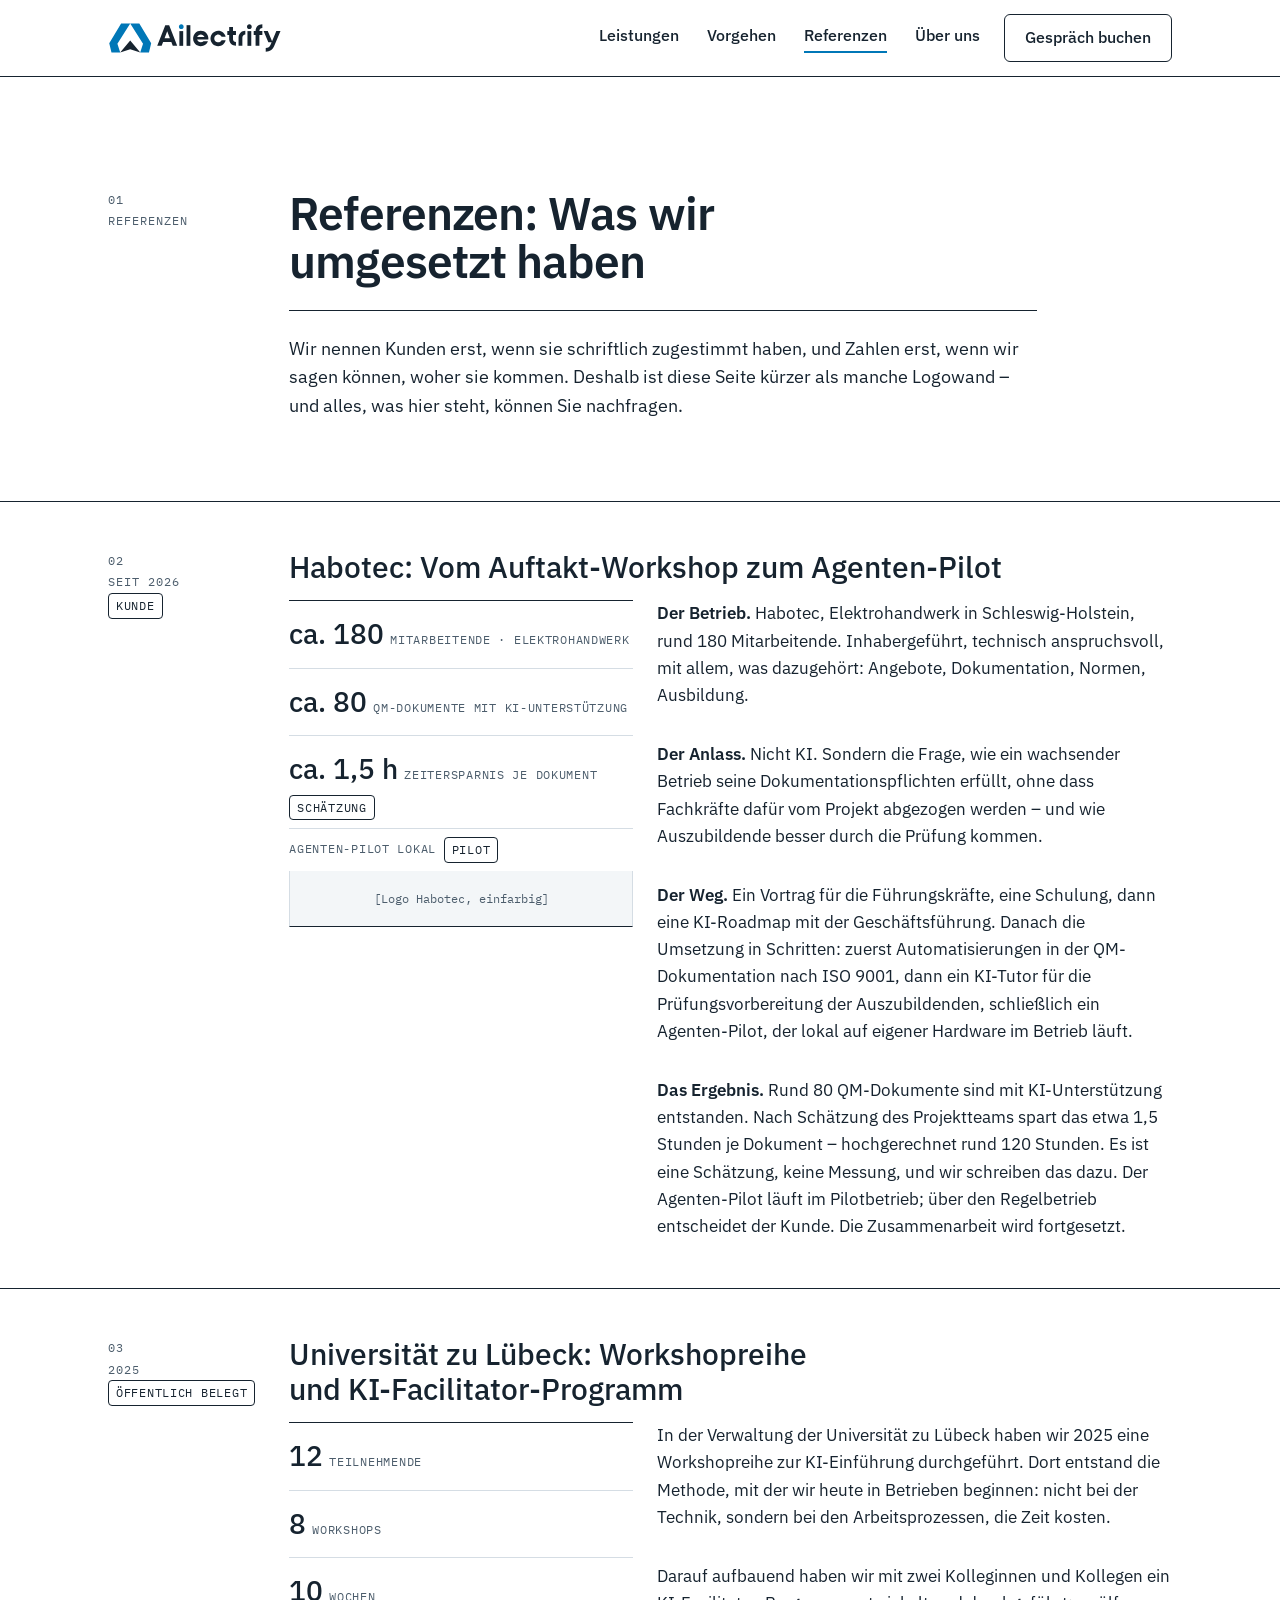
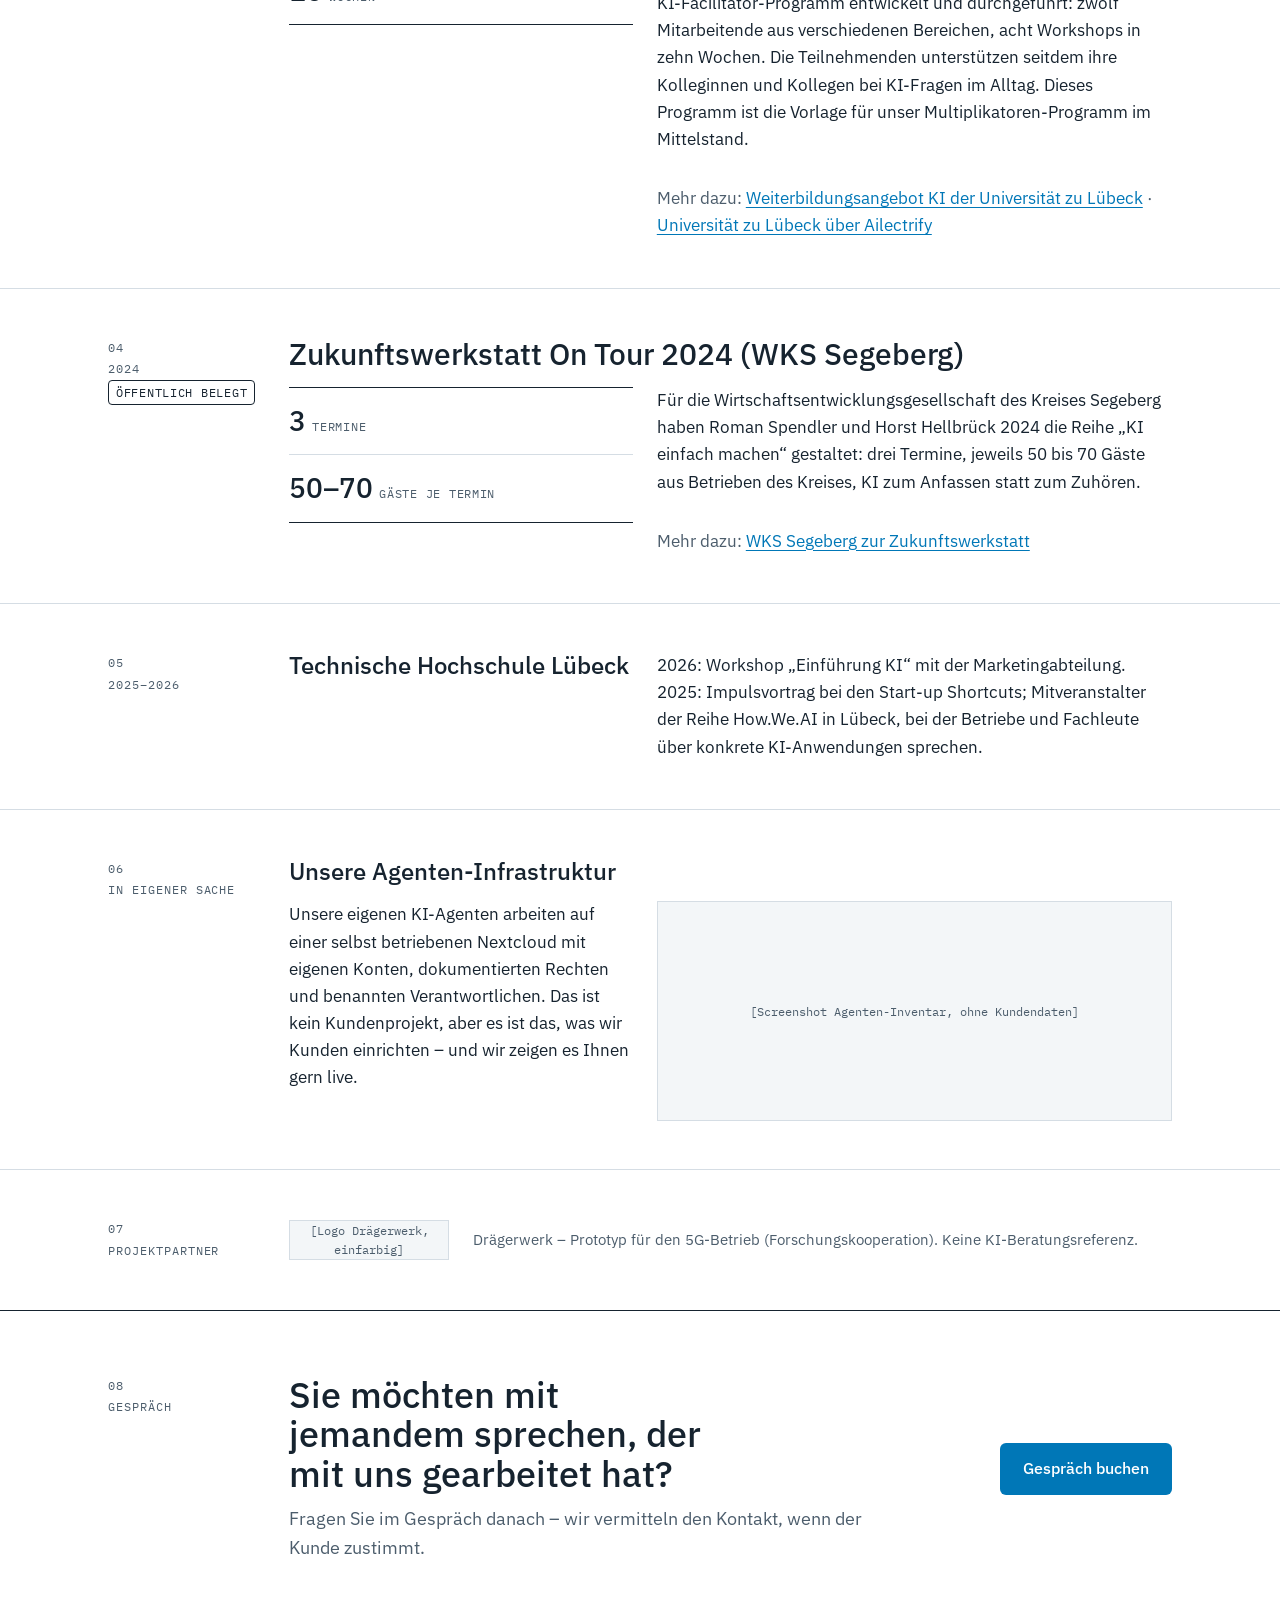
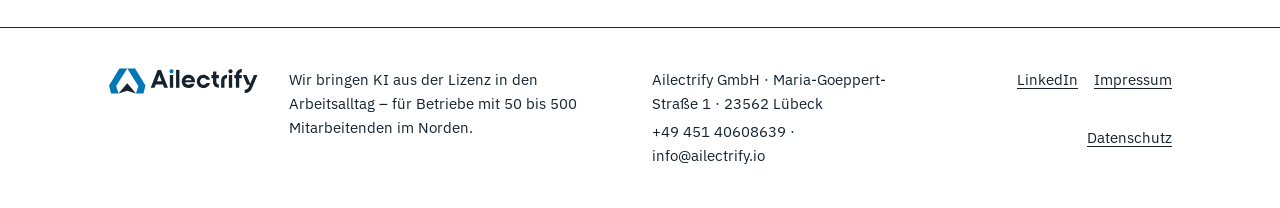
<file: referenzen/index.html>
<!DOCTYPE html><html lang="de"> <head><meta charset="utf-8"><meta name="viewport" content="width=device-width, initial-scale=1, viewport-fit=cover"><title>Referenzen und Projekte | Ailectrify Lübeck</title><meta name="description" content="KI im Elektrohandwerk, Facilitator-Programm der Universität zu Lübeck, Zukunftswerkstatt der WKS Segeberg. Mit Zahlen, wo wir sie haben."><link rel="canonical" href="https://ailectrify.io/referenzen/"><meta property="og:type" content="website"><meta property="og:site_name" content="Ailectrify"><meta property="og:locale" content="de_DE"><meta property="og:title" content="Referenzen und Projekte | Ailectrify Lübeck"><meta property="og:description" content="KI im Elektrohandwerk, Facilitator-Programm der Universität zu Lübeck, Zukunftswerkstatt der WKS Segeberg. Mit Zahlen, wo wir sie haben."><meta property="og:url" content="https://ailectrify.io/referenzen/"><meta property="og:image" content="https://ailectrify.io/og-ailectrify.png"><meta property="og:image:width" content="1200"><meta property="og:image:height" content="630"><meta name="twitter:card" content="summary_large_image"><meta name="theme-color" content="#FFFFFF" media="(prefers-color-scheme: light)"><meta name="theme-color" content="#0F1A24" media="(prefers-color-scheme: dark)"><link rel="icon" href="/favicon.svg" type="image/svg+xml"><link rel="icon" href="/favicon-32.png" sizes="32x32" type="image/png"><link rel="apple-touch-icon" href="/apple-touch-icon.png"><link rel="sitemap" href="/sitemap-index.xml"><link rel="preload" href="/fonts/ibm-plex-sans-latin-400-normal.woff2" as="font" type="font/woff2" crossorigin><link rel="preload" href="/fonts/ibm-plex-sans-latin-600-normal.woff2" as="font" type="font/woff2" crossorigin><link rel="preload" href="/fonts/ibm-plex-mono-latin-400-normal.woff2" as="font" type="font/woff2" crossorigin><script type="application/ld+json">{"@context":"https://schema.org","@type":"Organization","name":"Ailectrify GmbH","url":"https://ailectrify.io","logo":"https://ailectrify.io/logo/ailectrify-logo.svg","email":"info@ailectrify.io","telephone":"+49 451 40608639","address":{"@type":"PostalAddress","streetAddress":"Maria-Goeppert-Straße 1","postalCode":"23562","addressLocality":"Lübeck","addressCountry":"DE"},"areaServed":["Schleswig-Holstein","Hamburg"],"founder":{"@type":"Person","name":"Roman Spendler"},"sameAs":["https://www.linkedin.com/company/68257816/","https://research.uni-luebeck.de/de/impacts/ailectrify-gmbh/"]}</script><link rel="stylesheet" href="/_astro/datenschutz.BeBYrRGr.css">
<style>.abschluss[data-astro-cid-vmixx4ze]{border-top:1px solid var(--tinte);padding-block:var(--s8)}.abschluss__inhalt[data-astro-cid-vmixx4ze]{grid-column:1 / -1;display:grid;gap:var(--s5);align-items:center;min-width:0}.abschluss__titel[data-astro-cid-vmixx4ze]{font-size:clamp(26px,1.6vw + 16px,36px);line-height:1.1}@media(min-width:900px){.abschluss__inhalt[data-astro-cid-vmixx4ze]{grid-column:span 10;grid-template-columns:7fr 3fr}.abschluss__cta[data-astro-cid-vmixx4ze]{display:flex;justify-content:flex-end}}
.ref[data-astro-cid-cp7vfhoz] h2[data-astro-cid-cp7vfhoz]{font-size:clamp(24px,1.2vw + 16px,30px)}.ref[data-astro-cid-cp7vfhoz] p[data-astro-cid-cp7vfhoz]{font-size:17px}.kennzahlen[data-astro-cid-cp7vfhoz]>[data-astro-cid-cp7vfhoz]{padding-block:var(--s2)}.kennzahlen[data-astro-cid-cp7vfhoz] .kennzahl[data-astro-cid-cp7vfhoz]{display:block}.partner[data-astro-cid-cp7vfhoz]{display:flex;gap:var(--s5);align-items:center;flex-wrap:wrap}.zitat[data-astro-cid-cp7vfhoz]{margin:var(--s2) 0 0;padding-left:20px;border-left:2px solid var(--mensch);font-size:20px;line-height:1.45;max-width:40ch}.zitat[data-astro-cid-cp7vfhoz] footer[data-astro-cid-cp7vfhoz]{font-size:15px;color:var(--tinte-2);margin-top:var(--s2)}
</style></head> <body> <a class="skip" href="#inhalt">Zum Inhalt springen</a> <header class="kopf" data-astro-cid-3ef6ksr2> <div class="wrap kopf__zeile" data-astro-cid-3ef6ksr2> <a href="/" class="kopf__logo" aria-label="Ailectrify – Startseite" data-astro-cid-3ef6ksr2><svg class="logo logo--horizontal" viewBox="524.5 880.1 1409.5 243.4" role="img" aria-label="Ailectrify" style="height:30px"> <g><g transform="translate(-659.894 303.454) scale(0.9583)">
<path class="word" d="M 1509.167969 851.242188 L 1424.003906 824.777344 L 1338.832031 851.242188 L 1424.003906 749.613281 Z M 1509.167969 851.242188 "/>
<path class="mark" d="M 1601.535156 773.398438 L 1582.683594 851.242188 L 1508.625 851.242188 L 1532.410156 777.1875 L 1424 606.421875 L 1500.992188 606.421875 Z M 1601.535156 773.398438 "/>
<path class="mark" d="M 1246.464844 773.398438 L 1265.316406 851.242188 L 1339.375 851.242188 L 1315.589844 777.1875 L 1424 606.421875 L 1347.007812 606.421875 Z M 1246.464844 773.398438 "/>
</g>
<path class="word" d="M 983.242188 1004.175781 L 1026.8125 1004.175781 L 1005.027344 946.179688 Z M 1049.84375 1065.433594 L 1038.441406 1035.027344 L 971.359375 1035.027344 L 959.953125 1065.433594 L 923.945312 1065.433594 L 989.269531 897.746094 L 1020.78125 897.746094 L 1085.855469 1065.433594 Z M 1049.84375 1065.433594 "/>
<path class="word" d="M 1103.632812 945.894531 L 1134.480469 945.894531 L 1134.480469 1065.433594 L 1103.632812 1065.433594 Z M 1103.632812 945.894531 "/>
<path class="word" d="M 1161.914062 897.746094 L 1192.765625 897.746094 L 1192.765625 1065.4375 L 1161.914062 1065.4375 Z M 1161.914062 897.746094 "/>
<path class="word" d="M 1277.433594 974.207031 C 1270.84375 974.207031 1264.980469 975.84375 1260.011719 979.0625 C 1255.039062 982.292969 1251.285156 986.753906 1248.855469 992.320312 L 1248.214844 993.785156 L 1306.910156 993.785156 L 1306.265625 992.316406 C 1303.824219 986.746094 1300.023438 982.285156 1294.972656 979.058594 C 1289.917969 975.839844 1284.019531 974.207031 1277.433594 974.207031 M 1276.929688 1067.96875 C 1267.984375 1067.96875 1259.632812 1066.417969 1252.105469 1063.359375 C 1244.589844 1060.300781 1238.011719 1055.988281 1232.5625 1050.535156 C 1227.105469 1045.082031 1222.792969 1038.464844 1219.742188 1030.867188 C 1216.679688 1023.269531 1215.128906 1014.789062 1215.128906 1005.664062 C 1215.128906 996.710938 1216.679688 988.316406 1219.742188 980.714844 C 1222.796875 973.117188 1227.109375 966.453125 1232.566406 960.910156 C 1238.007812 955.386719 1244.582031 951.035156 1252.105469 947.96875 C 1259.628906 944.910156 1267.980469 943.359375 1276.929688 943.359375 C 1285.863281 943.359375 1294.214844 944.910156 1301.746094 947.96875 C 1309.269531 951.035156 1315.84375 955.386719 1321.289062 960.910156 C 1326.738281 966.449219 1331.050781 973.109375 1334.109375 980.714844 C 1337.171875 988.324219 1338.722656 996.71875 1338.722656 1005.664062 C 1338.722656 1007.90625 1338.515625 1010.535156 1338.101562 1013.488281 L 1246.898438 1013.488281 L 1247.285156 1014.824219 C 1249.199219 1021.4375 1252.90625 1026.867188 1258.300781 1030.953125 C 1263.695312 1035.042969 1270.132812 1037.121094 1277.433594 1037.121094 C 1286.476562 1037.121094 1293.957031 1034.136719 1299.671875 1028.25 L 1335.03125 1028.25 C 1333.078125 1033.996094 1330.382812 1039.273438 1327.011719 1043.953125 C 1323.378906 1048.984375 1318.984375 1053.335938 1313.957031 1056.882812 C 1308.914062 1060.4375 1303.175781 1063.203125 1296.898438 1065.101562 C 1290.59375 1067.003906 1283.875 1067.96875 1276.929688 1067.96875 "/>
<path class="word" d="M 1418.324219 1067.96875 C 1409.71875 1067.96875 1401.503906 1066.332031 1393.898438 1063.109375 C 1386.285156 1059.882812 1379.621094 1055.441406 1374.085938 1049.902344 C 1368.554688 1044.375 1364.109375 1037.707031 1360.878906 1030.089844 C 1357.65625 1022.492188 1356.023438 1014.277344 1356.023438 1005.664062 C 1356.023438 996.890625 1357.65625 988.632812 1360.878906 981.117188 C 1364.109375 973.578125 1368.554688 966.910156 1374.089844 961.289062 C 1379.628906 955.671875 1386.292969 951.234375 1393.890625 948.09375 C 1401.503906 944.953125 1409.722656 943.359375 1418.324219 943.359375 C 1425.929688 943.359375 1433.183594 944.574219 1439.890625 946.972656 C 1446.582031 949.367188 1452.660156 952.761719 1457.957031 957.0625 C 1463.25 961.363281 1467.773438 966.5625 1471.410156 972.507812 C 1474.824219 978.101562 1477.324219 984.210938 1478.847656 990.679688 L 1446.339844 990.679688 C 1443.890625 985.886719 1440.242188 981.9375 1435.484375 978.933594 C 1430.523438 975.796875 1424.75 974.207031 1418.324219 974.207031 C 1413.980469 974.207031 1409.839844 975 1406.019531 976.566406 C 1402.203125 978.128906 1398.808594 980.332031 1395.929688 983.117188 C 1393.054688 985.910156 1390.796875 989.269531 1389.230469 993.101562 C 1387.664062 996.929688 1386.871094 1001.15625 1386.871094 1005.664062 C 1386.871094 1010.007812 1387.664062 1014.148438 1389.230469 1017.96875 C 1390.792969 1021.796875 1393.042969 1025.195312 1395.917969 1028.070312 C 1398.796875 1030.945312 1402.195312 1033.199219 1406.019531 1034.761719 C 1409.839844 1036.324219 1413.980469 1037.117188 1418.324219 1037.117188 C 1424.746094 1037.117188 1430.519531 1035.53125 1435.484375 1032.398438 C 1440.246094 1029.386719 1443.894531 1025.4375 1446.34375 1020.648438 L 1478.847656 1020.648438 C 1477.324219 1027.117188 1474.824219 1033.226562 1471.410156 1038.820312 C 1467.765625 1044.773438 1463.242188 1049.972656 1457.957031 1054.265625 C 1452.664062 1058.566406 1446.585938 1061.960938 1439.890625 1064.355469 C 1433.191406 1066.753906 1425.933594 1067.96875 1418.324219 1067.96875 "/>
<path class="word" d="M 1562.734375 1065.425781 C 1555.023438 1065.3125 1547.839844 1063.9375 1541.363281 1061.328125 C 1534.597656 1058.605469 1528.660156 1054.761719 1523.714844 1049.894531 C 1518.769531 1045.035156 1514.84375 1039.140625 1512.039062 1032.375 C 1509.234375 1025.617188 1507.8125 1018.164062 1507.8125 1010.222656 L 1507.8125 976.742188 L 1492.605469 976.742188 L 1492.605469 945.894531 L 1507.8125 945.894531 L 1507.8125 912.949219 L 1538.660156 912.949219 L 1538.660156 945.894531 L 1562.734375 945.894531 L 1562.734375 976.742188 L 1538.660156 976.742188 L 1538.660156 1009.972656 C 1538.660156 1017.328125 1540.980469 1023.335938 1545.5625 1027.824219 C 1549.921875 1032.101562 1555.695312 1034.367188 1562.734375 1034.570312 Z M 1562.734375 1065.425781 "/>
<path class="word" d="M 1583.828125 1065.433594 L 1583.828125 998.566406 C 1583.828125 990.636719 1585.25 983.183594 1588.058594 976.414062 C 1590.855469 969.660156 1594.785156 963.765625 1599.734375 958.894531 C 1604.6875 954.027344 1610.625 950.183594 1617.382812 947.464844 C 1623.859375 944.855469 1631.042969 943.480469 1638.753906 943.367188 L 1638.753906 974.222656 C 1631.710938 974.425781 1625.941406 976.691406 1621.582031 980.972656 C 1617 985.460938 1614.679688 991.464844 1614.679688 998.824219 L 1614.679688 1065.433594 Z M 1583.828125 1065.433594 "/>
<path class="word" d="M 1656.042969 945.894531 L 1686.894531 945.894531 L 1686.894531 1065.433594 L 1656.042969 1065.433594 Z M 1656.042969 945.894531 "/>
<path class="word" d="M 1721.933594 1065.433594 L 1721.933594 976.742188 L 1706.726562 976.742188 L 1706.726562 945.894531 L 1721.933594 945.894531 L 1721.933594 944.847656 C 1721.933594 936.574219 1723.269531 928.988281 1725.910156 922.296875 C 1728.542969 915.628906 1732.339844 909.871094 1737.195312 905.179688 C 1742.054688 900.488281 1747.988281 896.769531 1754.835938 894.128906 C 1761.417969 891.59375 1768.820312 890.257812 1776.855469 890.148438 L 1776.855469 921.007812 C 1769.347656 921.175781 1763.449219 923.226562 1759.320312 927.105469 C 1754.980469 931.175781 1752.78125 937.144531 1752.78125 944.847656 L 1752.78125 945.894531 L 1776.855469 945.894531 L 1776.855469 976.742188 L 1752.78125 976.742188 L 1752.78125 1065.433594 Z M 1721.933594 1065.433594 "/>
<path class="word" d="M 1804.285156 1082.722656 C 1814.109375 1082.585938 1822.132812 1080.484375 1828.144531 1076.472656 C 1834.367188 1072.328125 1839.527344 1065.523438 1843.480469 1056.25 L 1851.957031 1036.292969 L 1825.472656 1036.292969 L 1787.082031 945.894531 L 1820.796875 945.894531 L 1855.699219 1027.855469 L 1890.34375 945.894531 L 1924.054688 945.894531 L 1873.738281 1064.300781 C 1866.414062 1081.601562 1857.070312 1094.28125 1845.972656 1101.984375 C 1835.113281 1109.523438 1821.09375 1113.421875 1804.285156 1113.578125 Z M 1804.285156 1082.722656 "/>
<path class="mark" d="M 1119.054688 929.203125 C 1113.460938 929.203125 1108.804688 927.386719 1105.222656 923.804688 C 1101.644531 920.226562 1099.832031 915.574219 1099.832031 909.972656 C 1099.832031 904.375 1101.644531 899.722656 1105.222656 896.144531 C 1108.804688 892.566406 1113.460938 890.75 1119.054688 890.75 C 1124.652344 890.75 1129.308594 892.566406 1132.886719 896.144531 C 1136.46875 899.722656 1138.28125 904.375 1138.28125 909.972656 C 1138.28125 915.574219 1136.46875 920.226562 1132.886719 923.804688 C 1129.308594 927.386719 1124.652344 929.203125 1119.054688 929.203125 "/>
<path class="word" d="M 1671.46875 929.203125 C 1665.875 929.203125 1661.21875 927.386719 1657.640625 923.804688 C 1654.058594 920.226562 1652.242188 915.570312 1652.242188 909.972656 C 1652.242188 904.378906 1654.058594 899.722656 1657.640625 896.144531 C 1661.21875 892.566406 1665.875 890.75 1671.46875 890.75 C 1677.066406 890.75 1681.71875 892.566406 1685.300781 896.144531 C 1688.882812 899.722656 1690.699219 904.378906 1690.699219 909.972656 C 1690.699219 915.570312 1688.882812 920.226562 1685.300781 923.804688 C 1681.71875 927.386719 1677.066406 929.203125 1671.46875 929.203125 "/></g>   </svg> </a> <nav class="kopf__nav" aria-label="Hauptnavigation" data-astro-cid-3ef6ksr2> <a href="/leistungen/" data-astro-cid-3ef6ksr2>Leistungen</a><a href="/vorgehen/" data-astro-cid-3ef6ksr2>Vorgehen</a><a href="/referenzen/" aria-current="page" class="aktiv" data-astro-cid-3ef6ksr2>Referenzen</a><a href="/ueber-uns/" data-astro-cid-3ef6ksr2>Über uns</a> </nav> <a class="btn btn--s kopf__cta" href="/gespraech/" data-astro-cid-3ef6ksr2>Gespräch buchen</a> <details class="kopf__menue" data-astro-cid-3ef6ksr2> <summary aria-label="Menü öffnen" data-astro-cid-3ef6ksr2><span data-astro-cid-3ef6ksr2></span><span data-astro-cid-3ef6ksr2></span><span data-astro-cid-3ef6ksr2></span></summary> <nav aria-label="Mobile Navigation" data-astro-cid-3ef6ksr2> <a href="/leistungen/" data-astro-cid-3ef6ksr2>Leistungen</a><a href="/vorgehen/" data-astro-cid-3ef6ksr2>Vorgehen</a><a href="/referenzen/" aria-current="page" data-astro-cid-3ef6ksr2>Referenzen</a><a href="/ueber-uns/" data-astro-cid-3ef6ksr2>Über uns</a> <a href="/gespraech/" class="btn btn--p" data-astro-cid-3ef6ksr2>Gespräch buchen</a> </nav> </details> </div> </header>  <main id="inhalt">  <section class="abschnitt abschnitt--kopf" data-astro-cid-cp7vfhoz> <div class="wrap raster" data-astro-cid-cp7vfhoz> <div class="marke" data-astro-cid-cp7vfhoz>01<br data-astro-cid-cp7vfhoz>Referenzen</div> <div class="inhalt stapel" style="gap:var(--s5)" data-astro-cid-cp7vfhoz> <h1 style="max-width:20ch" data-astro-cid-cp7vfhoz>Referenzen: Was wir umgesetzt haben</h1> <p class="linie-oben" data-astro-cid-cp7vfhoz>Wir nennen Kunden erst, wenn sie schriftlich zugestimmt haben, und Zahlen erst, wenn wir sagen können, woher sie kommen. Deshalb ist diese Seite kürzer als manche Logowand – und alles, was hier steht, können Sie nachfragen.</p> </div> </div> </section>  <section class="abschnitt abschnitt--stark ref" id="habotec" data-astro-cid-cp7vfhoz> <div class="wrap raster" data-astro-cid-cp7vfhoz> <div class="marke" data-astro-cid-cp7vfhoz>02<br data-astro-cid-cp7vfhoz>Seit 2026<br data-astro-cid-cp7vfhoz><span class="tag" data-astro-cid-cp7vfhoz>Kunde</span></div> <div class="inhalt stapel" style="gap:var(--s4)" data-astro-cid-cp7vfhoz> <h2 data-astro-cid-cp7vfhoz>Habotec: Vom Auftakt-Workshop zum Agenten-Pilot</h2> <div class="zwei--46" data-astro-cid-cp7vfhoz> <div class="zeilen kennzahlen" data-astro-cid-cp7vfhoz> <div class="kennzahl" data-astro-cid-cp7vfhoz><b data-astro-cid-cp7vfhoz>ca. 180</b>Mitarbeitende · Elektrohandwerk</div> <div class="kennzahl" data-astro-cid-cp7vfhoz><b data-astro-cid-cp7vfhoz>ca. 80</b>QM-Dokumente mit KI-Unterstützung</div> <div class="kennzahl" data-astro-cid-cp7vfhoz><b data-astro-cid-cp7vfhoz>ca. 1,5 h</b>Zeitersparnis je Dokument <span class="tag" data-astro-cid-cp7vfhoz>SCHÄTZUNG</span></div> <div class="kennzahl" data-astro-cid-cp7vfhoz>Agenten-Pilot lokal <span class="tag" data-astro-cid-cp7vfhoz>PILOT</span></div> <div class="platzhalter" style="height:56px;border-top:0" data-astro-cid-cp7vfhoz>[Logo Habotec, einfarbig]</div> </div> <div class="stapel" data-astro-cid-cp7vfhoz> <p data-astro-cid-cp7vfhoz><b data-astro-cid-cp7vfhoz>Der Betrieb.</b> Habotec, Elektrohandwerk in Schleswig-Holstein, rund 180 Mitarbeitende. Inhabergeführt, technisch anspruchsvoll, mit allem, was dazugehört: Angebote, Dokumentation, Normen, Ausbildung.</p> <p data-astro-cid-cp7vfhoz><b data-astro-cid-cp7vfhoz>Der Anlass.</b> Nicht KI. Sondern die Frage, wie ein wachsender Betrieb seine Dokumentationspflichten erfüllt, ohne dass Fachkräfte dafür vom Projekt abgezogen werden – und wie Auszubildende besser durch die Prüfung kommen.</p> <p data-astro-cid-cp7vfhoz><b data-astro-cid-cp7vfhoz>Der Weg.</b> Ein Vortrag für die Führungskräfte, eine Schulung, dann eine KI-Roadmap mit der Geschäftsführung. Danach die Umsetzung in Schritten: zuerst Automatisierungen in der QM-Dokumentation nach ISO 9001, dann ein KI-Tutor für die Prüfungsvorbereitung der Auszubildenden, schließlich ein Agenten-Pilot, der lokal auf eigener Hardware im Betrieb läuft.</p> <p data-astro-cid-cp7vfhoz><b data-astro-cid-cp7vfhoz>Das Ergebnis.</b> Rund 80 QM-Dokumente sind mit KI-Unterstützung entstanden. Nach Schätzung des Projektteams spart das etwa 1,5 Stunden je Dokument – hochgerechnet rund 120 Stunden. Es ist eine Schätzung, keine Messung, und wir schreiben das dazu. Der Agenten-Pilot läuft im Pilotbetrieb; über den Regelbetrieb entscheidet der Kunde. Die Zusammenarbeit wird fortgesetzt.</p> <!-- Zitat einsetzen, sobald es vorliegt:
            <blockquote class="zitat">„…“<footer>Name, Rolle, Habotec</footer></blockquote> --> </div> </div> </div> </div> </section>  <section class="abschnitt ref" data-astro-cid-cp7vfhoz> <div class="wrap raster" data-astro-cid-cp7vfhoz> <div class="marke" data-astro-cid-cp7vfhoz>03<br data-astro-cid-cp7vfhoz>2025<br data-astro-cid-cp7vfhoz><span class="tag" data-astro-cid-cp7vfhoz>Öffentlich belegt</span></div> <div class="inhalt stapel" style="gap:var(--s4)" data-astro-cid-cp7vfhoz> <h2 data-astro-cid-cp7vfhoz>Universität zu Lübeck: Workshopreihe und KI-Facilitator-Programm</h2> <div class="zwei--46" data-astro-cid-cp7vfhoz> <div class="zeilen kennzahlen" data-astro-cid-cp7vfhoz> <div class="kennzahl" data-astro-cid-cp7vfhoz><b data-astro-cid-cp7vfhoz>12</b>Teilnehmende</div> <div class="kennzahl" data-astro-cid-cp7vfhoz><b data-astro-cid-cp7vfhoz>8</b>Workshops</div> <div class="kennzahl" data-astro-cid-cp7vfhoz><b data-astro-cid-cp7vfhoz>10</b>Wochen</div> </div> <div class="stapel" data-astro-cid-cp7vfhoz> <p data-astro-cid-cp7vfhoz>In der Verwaltung der Universität zu Lübeck haben wir 2025 eine Workshopreihe zur KI-Einführung durchgeführt. Dort entstand die Methode, mit der wir heute in Betrieben beginnen: nicht bei der Technik, sondern bei den Arbeitsprozessen, die Zeit kosten.</p> <p data-astro-cid-cp7vfhoz>Darauf aufbauend haben wir mit zwei Kolleginnen und Kollegen ein KI-Facilitator-Programm entwickelt und durchgeführt: zwölf Mitarbeitende aus verschiedenen Bereichen, acht Workshops in zehn Wochen. Die Teilnehmenden unterstützen seitdem ihre Kolleginnen und Kollegen bei KI-Fragen im Alltag. Dieses Programm ist die Vorlage für unser Multiplikatoren-Programm im Mittelstand.</p> <p class="klein muted" data-astro-cid-cp7vfhoz>Mehr dazu: <a href="https://www.uni-luebeck.de/universitaet/kiuzl/weiterbildung.html" rel="noopener" target="_blank" data-astro-cid-cp7vfhoz>Weiterbildungsangebot KI der Universität zu Lübeck</a> · <a href="https://research.uni-luebeck.de/de/impacts/ailectrify-gmbh/" rel="noopener" target="_blank" data-astro-cid-cp7vfhoz>Universität zu Lübeck über Ailectrify</a></p> </div> </div> </div> </div> </section>  <section class="abschnitt ref" data-astro-cid-cp7vfhoz> <div class="wrap raster" data-astro-cid-cp7vfhoz> <div class="marke" data-astro-cid-cp7vfhoz>04<br data-astro-cid-cp7vfhoz>2024<br data-astro-cid-cp7vfhoz><span class="tag" data-astro-cid-cp7vfhoz>Öffentlich belegt</span></div> <div class="inhalt stapel" style="gap:var(--s4)" data-astro-cid-cp7vfhoz> <h2 data-astro-cid-cp7vfhoz>Zukunftswerkstatt On Tour 2024 (WKS Segeberg)</h2> <div class="zwei--46" data-astro-cid-cp7vfhoz> <div class="zeilen kennzahlen" data-astro-cid-cp7vfhoz> <div class="kennzahl" data-astro-cid-cp7vfhoz><b data-astro-cid-cp7vfhoz>3</b>Termine</div> <div class="kennzahl" data-astro-cid-cp7vfhoz><b data-astro-cid-cp7vfhoz>50–70</b>Gäste je Termin</div> </div> <div class="stapel" data-astro-cid-cp7vfhoz> <p data-astro-cid-cp7vfhoz>Für die Wirtschaftsentwicklungsgesellschaft des Kreises Segeberg haben Roman Spendler und Horst Hellbrück 2024 die Reihe „KI einfach machen“ gestaltet: drei Termine, jeweils 50 bis 70 Gäste aus Betrieben des Kreises, KI zum Anfassen statt zum Zuhören.</p> <p class="klein muted" data-astro-cid-cp7vfhoz>Mehr dazu: <a href="https://www.wks-se.de/aktuelles/details/news/zukunftswerkstatt-ki-einfach-machen-in-bad-segeberg" rel="noopener" target="_blank" data-astro-cid-cp7vfhoz>WKS Segeberg zur Zukunftswerkstatt</a></p> </div> </div> </div> </div> </section>  <section class="abschnitt ref" data-astro-cid-cp7vfhoz> <div class="wrap raster" data-astro-cid-cp7vfhoz> <div class="marke" data-astro-cid-cp7vfhoz>05<br data-astro-cid-cp7vfhoz>2025–2026</div> <div class="inhalt zwei--46" data-astro-cid-cp7vfhoz> <h2 style="font-size:24px" data-astro-cid-cp7vfhoz>Technische Hochschule Lübeck</h2> <p data-astro-cid-cp7vfhoz>2026: Workshop „Einführung KI“ mit der Marketingabteilung. 2025: Impulsvortrag bei den Start-up Shortcuts; Mitveranstalter der Reihe How.We.AI in Lübeck, bei der Betriebe und Fachleute über konkrete KI-Anwendungen sprechen.</p> </div> </div> </section>  <section class="abschnitt ref" data-astro-cid-cp7vfhoz> <div class="wrap raster" data-astro-cid-cp7vfhoz> <div class="marke" data-astro-cid-cp7vfhoz>06<br data-astro-cid-cp7vfhoz>In eigener Sache</div> <div class="inhalt stapel" data-astro-cid-cp7vfhoz> <h2 style="font-size:24px" data-astro-cid-cp7vfhoz>Unsere Agenten-Infrastruktur</h2> <div class="zwei--46" data-astro-cid-cp7vfhoz> <p data-astro-cid-cp7vfhoz>Unsere eigenen KI-Agenten arbeiten auf einer selbst betriebenen Nextcloud mit eigenen Konten, dokumentierten Rechten und benannten Verantwortlichen. Das ist kein Kundenprojekt, aber es ist das, was wir Kunden einrichten – und wir zeigen es Ihnen gern live.</p> <div class="platzhalter" style="height:220px" data-astro-cid-cp7vfhoz>[Screenshot Agenten-Inventar, ohne Kundendaten]</div> </div> </div> </div> </section>  <section class="abschnitt ref" data-astro-cid-cp7vfhoz> <div class="wrap raster" style="align-items:center" data-astro-cid-cp7vfhoz> <div class="marke" data-astro-cid-cp7vfhoz>07<br data-astro-cid-cp7vfhoz>Projektpartner</div> <div class="inhalt partner" data-astro-cid-cp7vfhoz> <div class="platzhalter" style="height:40px;width:160px" data-astro-cid-cp7vfhoz>[Logo Drägerwerk, einfarbig]</div> <span class="klein muted" data-astro-cid-cp7vfhoz>Drägerwerk – Prototyp für den 5G-Betrieb (Forschungskooperation). Keine KI-Beratungsreferenz.</span> </div> </div> </section> <section class="abschnitt abschnitt--stark abschluss" data-astro-cid-vmixx4ze> <div class="wrap raster" data-astro-cid-vmixx4ze> <div class="marke" data-astro-cid-vmixx4ze>08<br data-astro-cid-vmixx4ze>Gespräch</div> <div class="abschluss__inhalt" data-astro-cid-vmixx4ze> <div class="stapel" style="gap:var(--s3)" data-astro-cid-vmixx4ze> <h2 class="abschluss__titel" data-astro-cid-vmixx4ze>Sie möchten mit jemandem sprechen, der mit uns gearbeitet hat?</h2> <p class="muted" data-astro-cid-vmixx4ze>Fragen Sie im Gespräch danach – wir vermitteln den Kontakt, wenn der Kunde zustimmt.</p> </div> <div class="abschluss__cta" data-astro-cid-vmixx4ze><a class="btn btn--p" href="/gespraech/" data-astro-cid-vmixx4ze>Gespräch buchen</a></div> </div> </div> </section>   </main> <footer class="fuss" data-astro-cid-sz7xmlte> <div class="wrap fuss__raster" data-astro-cid-sz7xmlte> <div class="fuss__logo" data-astro-cid-sz7xmlte><a href="/" aria-label="Ailectrify – Startseite" data-astro-cid-sz7xmlte><svg class="logo logo--horizontal" viewBox="524.5 880.1 1409.5 243.4" role="img" aria-label="Ailectrify" style="height:26px"> <g><g transform="translate(-659.894 303.454) scale(0.9583)">
<path class="word" d="M 1509.167969 851.242188 L 1424.003906 824.777344 L 1338.832031 851.242188 L 1424.003906 749.613281 Z M 1509.167969 851.242188 "/>
<path class="mark" d="M 1601.535156 773.398438 L 1582.683594 851.242188 L 1508.625 851.242188 L 1532.410156 777.1875 L 1424 606.421875 L 1500.992188 606.421875 Z M 1601.535156 773.398438 "/>
<path class="mark" d="M 1246.464844 773.398438 L 1265.316406 851.242188 L 1339.375 851.242188 L 1315.589844 777.1875 L 1424 606.421875 L 1347.007812 606.421875 Z M 1246.464844 773.398438 "/>
</g>
<path class="word" d="M 983.242188 1004.175781 L 1026.8125 1004.175781 L 1005.027344 946.179688 Z M 1049.84375 1065.433594 L 1038.441406 1035.027344 L 971.359375 1035.027344 L 959.953125 1065.433594 L 923.945312 1065.433594 L 989.269531 897.746094 L 1020.78125 897.746094 L 1085.855469 1065.433594 Z M 1049.84375 1065.433594 "/>
<path class="word" d="M 1103.632812 945.894531 L 1134.480469 945.894531 L 1134.480469 1065.433594 L 1103.632812 1065.433594 Z M 1103.632812 945.894531 "/>
<path class="word" d="M 1161.914062 897.746094 L 1192.765625 897.746094 L 1192.765625 1065.4375 L 1161.914062 1065.4375 Z M 1161.914062 897.746094 "/>
<path class="word" d="M 1277.433594 974.207031 C 1270.84375 974.207031 1264.980469 975.84375 1260.011719 979.0625 C 1255.039062 982.292969 1251.285156 986.753906 1248.855469 992.320312 L 1248.214844 993.785156 L 1306.910156 993.785156 L 1306.265625 992.316406 C 1303.824219 986.746094 1300.023438 982.285156 1294.972656 979.058594 C 1289.917969 975.839844 1284.019531 974.207031 1277.433594 974.207031 M 1276.929688 1067.96875 C 1267.984375 1067.96875 1259.632812 1066.417969 1252.105469 1063.359375 C 1244.589844 1060.300781 1238.011719 1055.988281 1232.5625 1050.535156 C 1227.105469 1045.082031 1222.792969 1038.464844 1219.742188 1030.867188 C 1216.679688 1023.269531 1215.128906 1014.789062 1215.128906 1005.664062 C 1215.128906 996.710938 1216.679688 988.316406 1219.742188 980.714844 C 1222.796875 973.117188 1227.109375 966.453125 1232.566406 960.910156 C 1238.007812 955.386719 1244.582031 951.035156 1252.105469 947.96875 C 1259.628906 944.910156 1267.980469 943.359375 1276.929688 943.359375 C 1285.863281 943.359375 1294.214844 944.910156 1301.746094 947.96875 C 1309.269531 951.035156 1315.84375 955.386719 1321.289062 960.910156 C 1326.738281 966.449219 1331.050781 973.109375 1334.109375 980.714844 C 1337.171875 988.324219 1338.722656 996.71875 1338.722656 1005.664062 C 1338.722656 1007.90625 1338.515625 1010.535156 1338.101562 1013.488281 L 1246.898438 1013.488281 L 1247.285156 1014.824219 C 1249.199219 1021.4375 1252.90625 1026.867188 1258.300781 1030.953125 C 1263.695312 1035.042969 1270.132812 1037.121094 1277.433594 1037.121094 C 1286.476562 1037.121094 1293.957031 1034.136719 1299.671875 1028.25 L 1335.03125 1028.25 C 1333.078125 1033.996094 1330.382812 1039.273438 1327.011719 1043.953125 C 1323.378906 1048.984375 1318.984375 1053.335938 1313.957031 1056.882812 C 1308.914062 1060.4375 1303.175781 1063.203125 1296.898438 1065.101562 C 1290.59375 1067.003906 1283.875 1067.96875 1276.929688 1067.96875 "/>
<path class="word" d="M 1418.324219 1067.96875 C 1409.71875 1067.96875 1401.503906 1066.332031 1393.898438 1063.109375 C 1386.285156 1059.882812 1379.621094 1055.441406 1374.085938 1049.902344 C 1368.554688 1044.375 1364.109375 1037.707031 1360.878906 1030.089844 C 1357.65625 1022.492188 1356.023438 1014.277344 1356.023438 1005.664062 C 1356.023438 996.890625 1357.65625 988.632812 1360.878906 981.117188 C 1364.109375 973.578125 1368.554688 966.910156 1374.089844 961.289062 C 1379.628906 955.671875 1386.292969 951.234375 1393.890625 948.09375 C 1401.503906 944.953125 1409.722656 943.359375 1418.324219 943.359375 C 1425.929688 943.359375 1433.183594 944.574219 1439.890625 946.972656 C 1446.582031 949.367188 1452.660156 952.761719 1457.957031 957.0625 C 1463.25 961.363281 1467.773438 966.5625 1471.410156 972.507812 C 1474.824219 978.101562 1477.324219 984.210938 1478.847656 990.679688 L 1446.339844 990.679688 C 1443.890625 985.886719 1440.242188 981.9375 1435.484375 978.933594 C 1430.523438 975.796875 1424.75 974.207031 1418.324219 974.207031 C 1413.980469 974.207031 1409.839844 975 1406.019531 976.566406 C 1402.203125 978.128906 1398.808594 980.332031 1395.929688 983.117188 C 1393.054688 985.910156 1390.796875 989.269531 1389.230469 993.101562 C 1387.664062 996.929688 1386.871094 1001.15625 1386.871094 1005.664062 C 1386.871094 1010.007812 1387.664062 1014.148438 1389.230469 1017.96875 C 1390.792969 1021.796875 1393.042969 1025.195312 1395.917969 1028.070312 C 1398.796875 1030.945312 1402.195312 1033.199219 1406.019531 1034.761719 C 1409.839844 1036.324219 1413.980469 1037.117188 1418.324219 1037.117188 C 1424.746094 1037.117188 1430.519531 1035.53125 1435.484375 1032.398438 C 1440.246094 1029.386719 1443.894531 1025.4375 1446.34375 1020.648438 L 1478.847656 1020.648438 C 1477.324219 1027.117188 1474.824219 1033.226562 1471.410156 1038.820312 C 1467.765625 1044.773438 1463.242188 1049.972656 1457.957031 1054.265625 C 1452.664062 1058.566406 1446.585938 1061.960938 1439.890625 1064.355469 C 1433.191406 1066.753906 1425.933594 1067.96875 1418.324219 1067.96875 "/>
<path class="word" d="M 1562.734375 1065.425781 C 1555.023438 1065.3125 1547.839844 1063.9375 1541.363281 1061.328125 C 1534.597656 1058.605469 1528.660156 1054.761719 1523.714844 1049.894531 C 1518.769531 1045.035156 1514.84375 1039.140625 1512.039062 1032.375 C 1509.234375 1025.617188 1507.8125 1018.164062 1507.8125 1010.222656 L 1507.8125 976.742188 L 1492.605469 976.742188 L 1492.605469 945.894531 L 1507.8125 945.894531 L 1507.8125 912.949219 L 1538.660156 912.949219 L 1538.660156 945.894531 L 1562.734375 945.894531 L 1562.734375 976.742188 L 1538.660156 976.742188 L 1538.660156 1009.972656 C 1538.660156 1017.328125 1540.980469 1023.335938 1545.5625 1027.824219 C 1549.921875 1032.101562 1555.695312 1034.367188 1562.734375 1034.570312 Z M 1562.734375 1065.425781 "/>
<path class="word" d="M 1583.828125 1065.433594 L 1583.828125 998.566406 C 1583.828125 990.636719 1585.25 983.183594 1588.058594 976.414062 C 1590.855469 969.660156 1594.785156 963.765625 1599.734375 958.894531 C 1604.6875 954.027344 1610.625 950.183594 1617.382812 947.464844 C 1623.859375 944.855469 1631.042969 943.480469 1638.753906 943.367188 L 1638.753906 974.222656 C 1631.710938 974.425781 1625.941406 976.691406 1621.582031 980.972656 C 1617 985.460938 1614.679688 991.464844 1614.679688 998.824219 L 1614.679688 1065.433594 Z M 1583.828125 1065.433594 "/>
<path class="word" d="M 1656.042969 945.894531 L 1686.894531 945.894531 L 1686.894531 1065.433594 L 1656.042969 1065.433594 Z M 1656.042969 945.894531 "/>
<path class="word" d="M 1721.933594 1065.433594 L 1721.933594 976.742188 L 1706.726562 976.742188 L 1706.726562 945.894531 L 1721.933594 945.894531 L 1721.933594 944.847656 C 1721.933594 936.574219 1723.269531 928.988281 1725.910156 922.296875 C 1728.542969 915.628906 1732.339844 909.871094 1737.195312 905.179688 C 1742.054688 900.488281 1747.988281 896.769531 1754.835938 894.128906 C 1761.417969 891.59375 1768.820312 890.257812 1776.855469 890.148438 L 1776.855469 921.007812 C 1769.347656 921.175781 1763.449219 923.226562 1759.320312 927.105469 C 1754.980469 931.175781 1752.78125 937.144531 1752.78125 944.847656 L 1752.78125 945.894531 L 1776.855469 945.894531 L 1776.855469 976.742188 L 1752.78125 976.742188 L 1752.78125 1065.433594 Z M 1721.933594 1065.433594 "/>
<path class="word" d="M 1804.285156 1082.722656 C 1814.109375 1082.585938 1822.132812 1080.484375 1828.144531 1076.472656 C 1834.367188 1072.328125 1839.527344 1065.523438 1843.480469 1056.25 L 1851.957031 1036.292969 L 1825.472656 1036.292969 L 1787.082031 945.894531 L 1820.796875 945.894531 L 1855.699219 1027.855469 L 1890.34375 945.894531 L 1924.054688 945.894531 L 1873.738281 1064.300781 C 1866.414062 1081.601562 1857.070312 1094.28125 1845.972656 1101.984375 C 1835.113281 1109.523438 1821.09375 1113.421875 1804.285156 1113.578125 Z M 1804.285156 1082.722656 "/>
<path class="mark" d="M 1119.054688 929.203125 C 1113.460938 929.203125 1108.804688 927.386719 1105.222656 923.804688 C 1101.644531 920.226562 1099.832031 915.574219 1099.832031 909.972656 C 1099.832031 904.375 1101.644531 899.722656 1105.222656 896.144531 C 1108.804688 892.566406 1113.460938 890.75 1119.054688 890.75 C 1124.652344 890.75 1129.308594 892.566406 1132.886719 896.144531 C 1136.46875 899.722656 1138.28125 904.375 1138.28125 909.972656 C 1138.28125 915.574219 1136.46875 920.226562 1132.886719 923.804688 C 1129.308594 927.386719 1124.652344 929.203125 1119.054688 929.203125 "/>
<path class="word" d="M 1671.46875 929.203125 C 1665.875 929.203125 1661.21875 927.386719 1657.640625 923.804688 C 1654.058594 920.226562 1652.242188 915.570312 1652.242188 909.972656 C 1652.242188 904.378906 1654.058594 899.722656 1657.640625 896.144531 C 1661.21875 892.566406 1665.875 890.75 1671.46875 890.75 C 1677.066406 890.75 1681.71875 892.566406 1685.300781 896.144531 C 1688.882812 899.722656 1690.699219 904.378906 1690.699219 909.972656 C 1690.699219 915.570312 1688.882812 920.226562 1685.300781 923.804688 C 1681.71875 927.386719 1677.066406 929.203125 1671.46875 929.203125 "/></g>   </svg> </a></div> <p class="fuss__claim" data-astro-cid-sz7xmlte>Wir bringen KI aus der Lizenz in den Arbeitsalltag – für Betriebe mit 50 bis 500 Mitarbeitenden im Norden.</p> <address class="fuss__kontakt" data-astro-cid-sz7xmlte> <span data-astro-cid-sz7xmlte>Ailectrify GmbH · Maria-Goeppert-Straße 1 · 23562 Lübeck</span> <span data-astro-cid-sz7xmlte><a href="tel:+4945140608639" data-astro-cid-sz7xmlte>+49 451 40608639</a> · <a href="mailto:info@ailectrify.io" data-astro-cid-sz7xmlte>info@ailectrify.io</a></span> </address> <nav class="fuss__links" aria-label="Rechtliches und Profile" data-astro-cid-sz7xmlte> <a href="https://www.linkedin.com/company/68257816/" rel="noopener" target="_blank" data-astro-cid-sz7xmlte>LinkedIn</a> <a href="/impressum/" data-astro-cid-sz7xmlte>Impressum</a> <a href="/datenschutz/" data-astro-cid-sz7xmlte>Datenschutz</a> </nav> </div> </footer>  </body></html>
</file>
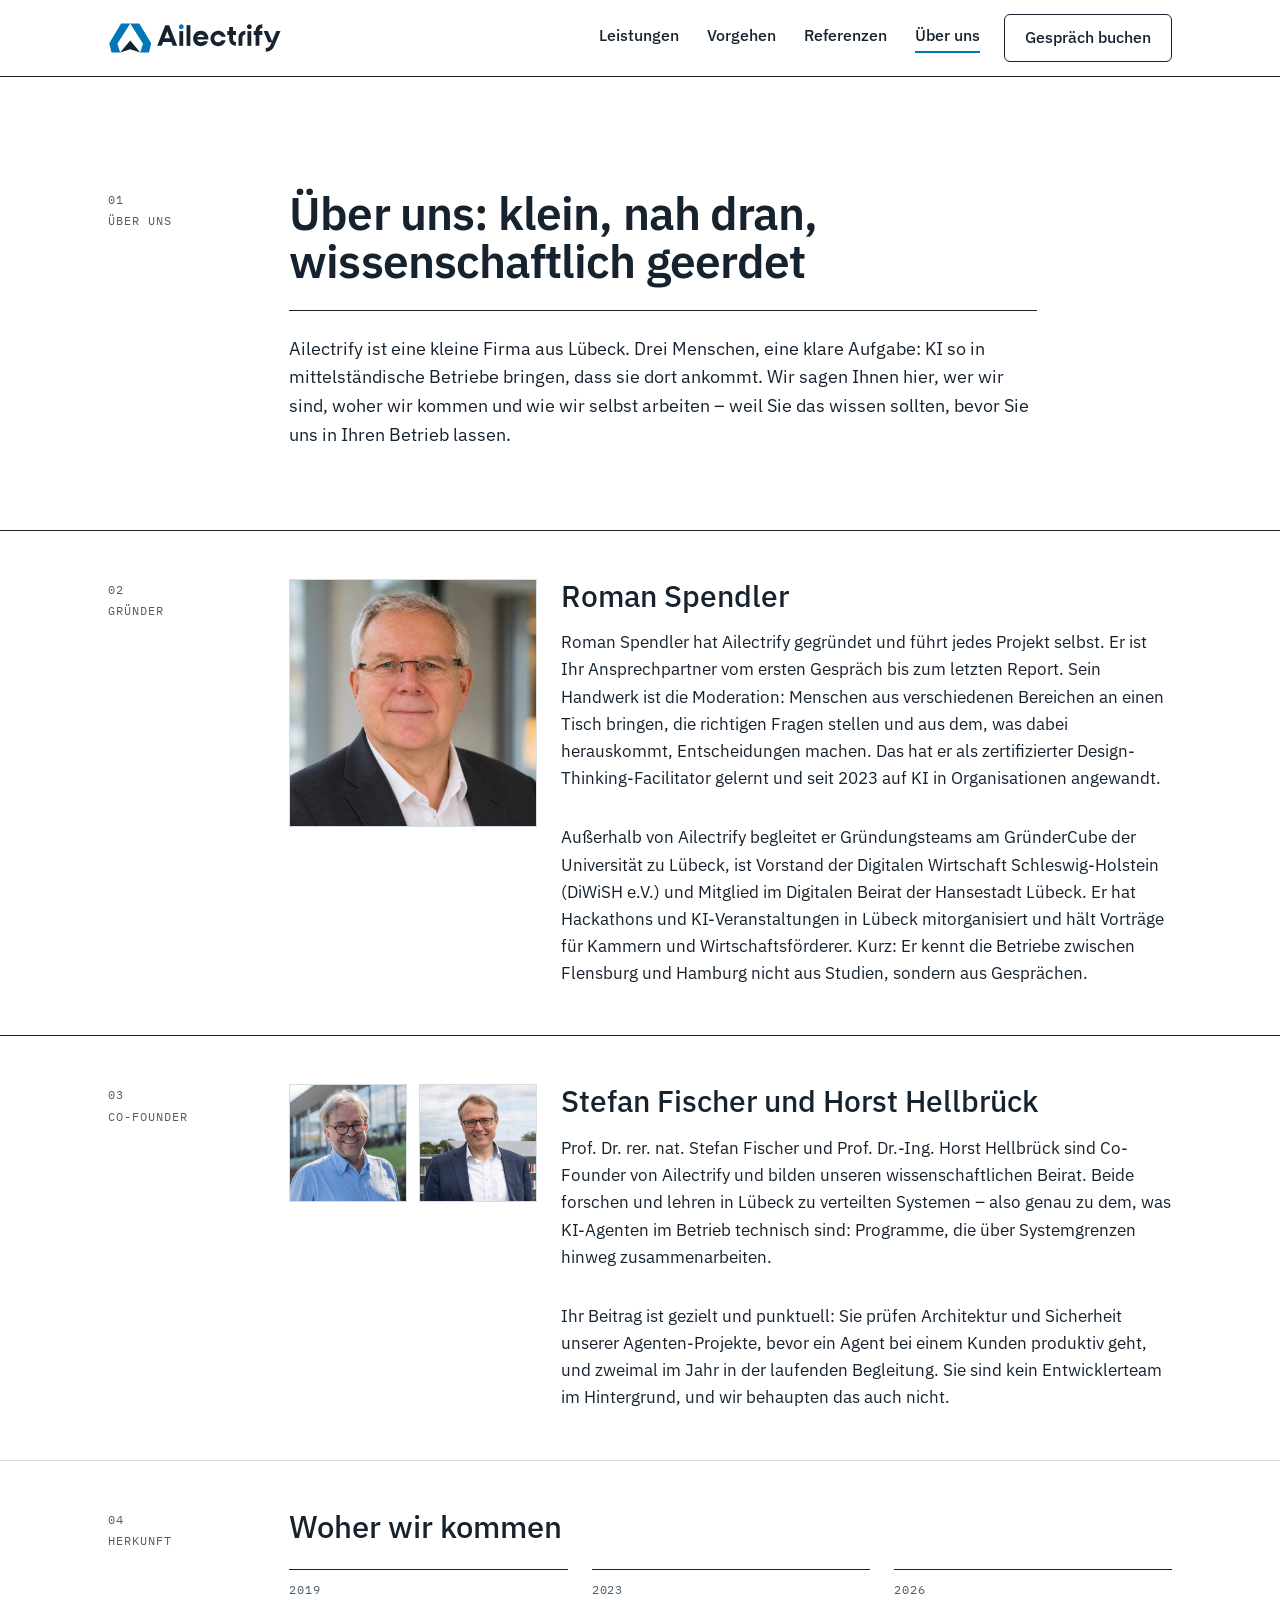
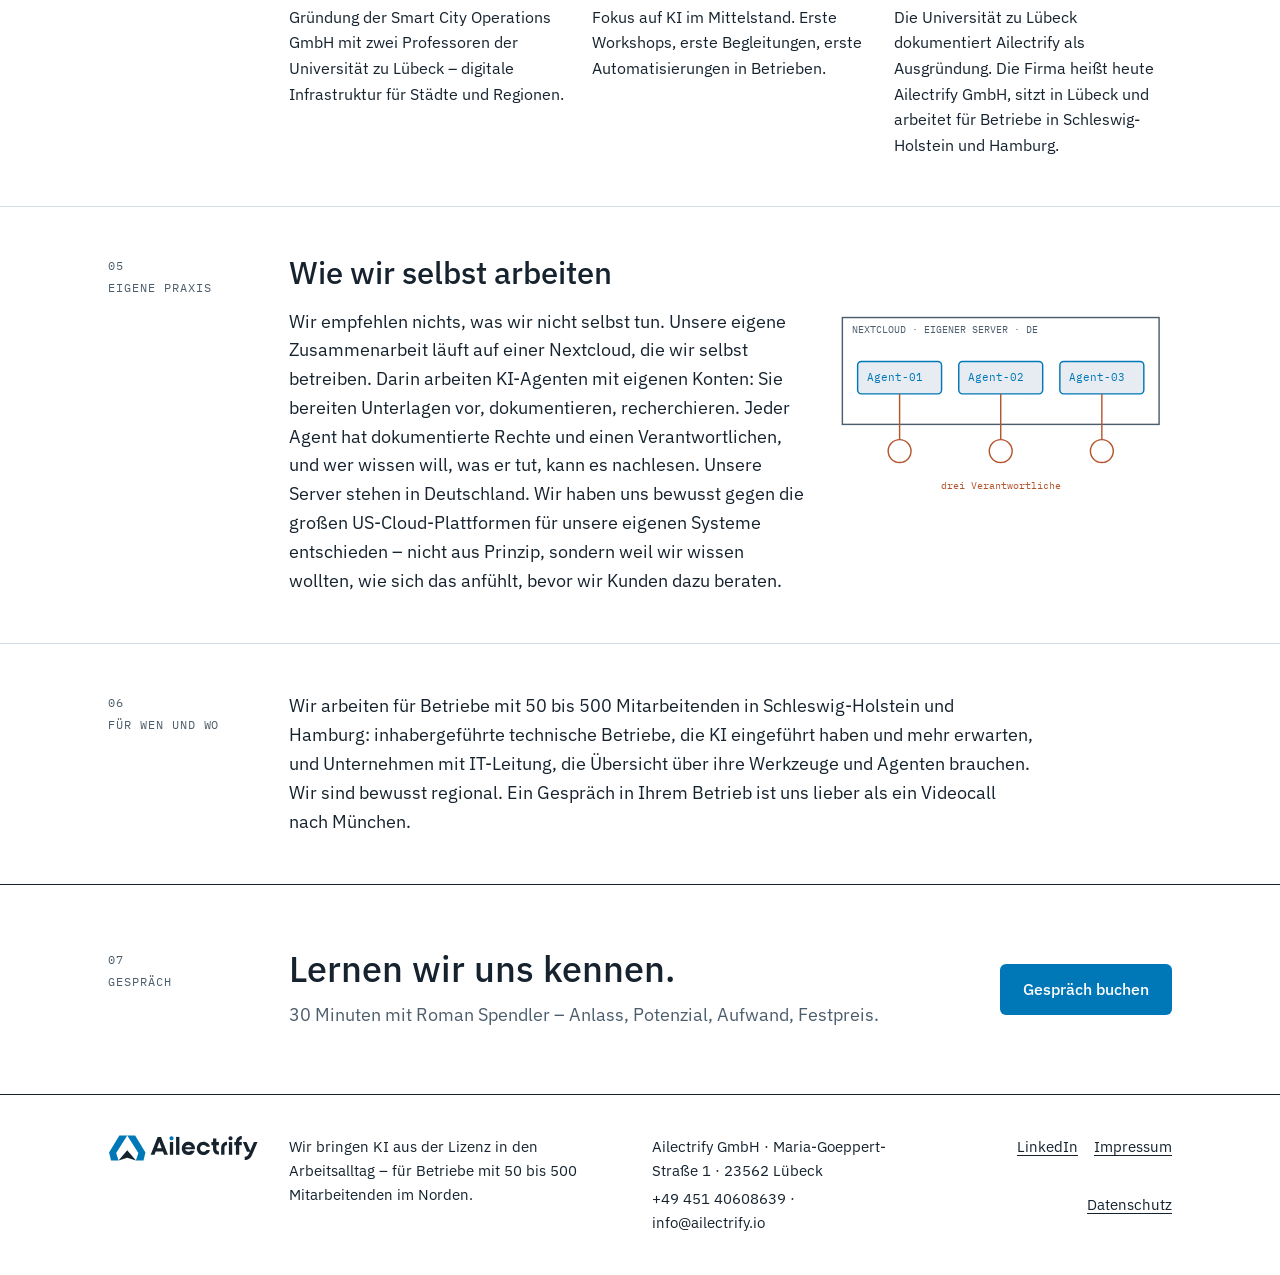
<file: ueber-uns/index.html>
<!DOCTYPE html><html lang="de"> <head><meta charset="utf-8"><meta name="viewport" content="width=device-width, initial-scale=1, viewport-fit=cover"><title>Über uns: Ailectrify, Ausgründung der Uni Lübeck</title><meta name="description" content="Roman Spendler und zwei Professoren der Universität zu Lübeck. Eigene KI-Agenten auf eigener Infrastruktur in Deutschland. Für Schleswig-Holstein und Hamburg."><link rel="canonical" href="https://ailectrify.io/ueber-uns/"><meta property="og:type" content="website"><meta property="og:site_name" content="Ailectrify"><meta property="og:locale" content="de_DE"><meta property="og:title" content="Über uns: Ailectrify, Ausgründung der Uni Lübeck"><meta property="og:description" content="Roman Spendler und zwei Professoren der Universität zu Lübeck. Eigene KI-Agenten auf eigener Infrastruktur in Deutschland. Für Schleswig-Holstein und Hamburg."><meta property="og:url" content="https://ailectrify.io/ueber-uns/"><meta property="og:image" content="https://ailectrify.io/og-ailectrify.png"><meta property="og:image:width" content="1200"><meta property="og:image:height" content="630"><meta name="twitter:card" content="summary_large_image"><meta name="theme-color" content="#FFFFFF" media="(prefers-color-scheme: light)"><meta name="theme-color" content="#0F1A24" media="(prefers-color-scheme: dark)"><link rel="icon" href="/favicon.svg" type="image/svg+xml"><link rel="icon" href="/favicon-32.png" sizes="32x32" type="image/png"><link rel="apple-touch-icon" href="/apple-touch-icon.png"><link rel="sitemap" href="/sitemap-index.xml"><link rel="preload" href="/fonts/ibm-plex-sans-latin-400-normal.woff2" as="font" type="font/woff2" crossorigin><link rel="preload" href="/fonts/ibm-plex-sans-latin-600-normal.woff2" as="font" type="font/woff2" crossorigin><link rel="preload" href="/fonts/ibm-plex-mono-latin-400-normal.woff2" as="font" type="font/woff2" crossorigin><script type="application/ld+json">{"@context":"https://schema.org","@type":"Organization","name":"Ailectrify GmbH","url":"https://ailectrify.io","logo":"https://ailectrify.io/logo/ailectrify-logo.svg","email":"info@ailectrify.io","telephone":"+49 451 40608639","address":{"@type":"PostalAddress","streetAddress":"Maria-Goeppert-Straße 1","postalCode":"23562","addressLocality":"Lübeck","addressCountry":"DE"},"areaServed":["Schleswig-Holstein","Hamburg"],"founder":{"@type":"Person","name":"Roman Spendler"},"sameAs":["https://www.linkedin.com/company/68257816/","https://research.uni-luebeck.de/de/impacts/ailectrify-gmbh/"]}</script><script type="application/ld+json">{"@context":"https://schema.org","@type":"Person","name":"Roman Spendler","jobTitle":"Gründer und Geschäftsführer","worksFor":{"@type":"Organization","name":"Ailectrify GmbH"},"url":"https://ailectrify.io/ueber-uns/"}</script><link rel="stylesheet" href="/_astro/datenschutz.BeBYrRGr.css">
<style>.abschluss[data-astro-cid-vmixx4ze]{border-top:1px solid var(--tinte);padding-block:var(--s8)}.abschluss__inhalt[data-astro-cid-vmixx4ze]{grid-column:1 / -1;display:grid;gap:var(--s5);align-items:center;min-width:0}.abschluss__titel[data-astro-cid-vmixx4ze]{font-size:clamp(26px,1.6vw + 16px,36px);line-height:1.1}@media(min-width:900px){.abschluss__inhalt[data-astro-cid-vmixx4ze]{grid-column:span 10;grid-template-columns:7fr 3fr}.abschluss__cta[data-astro-cid-vmixx4ze]{display:flex;justify-content:flex-end}}
.person-block[data-astro-cid-hdbmxhrx] .foto[data-astro-cid-hdbmxhrx] img[data-astro-cid-hdbmxhrx]{display:block;width:100%;height:auto;aspect-ratio:1;object-fit:cover;border:1px solid var(--linie)}.person-block[data-astro-cid-hdbmxhrx] .foto[data-astro-cid-hdbmxhrx]{grid-column:1 / -1;max-width:320px}.person-block[data-astro-cid-hdbmxhrx] .text[data-astro-cid-hdbmxhrx]{grid-column:1 / -1}.person-block[data-astro-cid-hdbmxhrx] h2[data-astro-cid-hdbmxhrx]{font-size:clamp(24px,1.2vw + 16px,30px)}.person-block[data-astro-cid-hdbmxhrx] p[data-astro-cid-hdbmxhrx]{font-size:17px}@media(min-width:900px){.person-block[data-astro-cid-hdbmxhrx] .foto[data-astro-cid-hdbmxhrx]{grid-column:span 3;max-width:none}.person-block[data-astro-cid-hdbmxhrx] .text[data-astro-cid-hdbmxhrx]{grid-column:span 7}}.zeitlinie[data-astro-cid-hdbmxhrx]{display:grid;gap:var(--s5)}@media(min-width:760px){.zeitlinie[data-astro-cid-hdbmxhrx]{grid-template-columns:repeat(3,minmax(0,1fr))}}.zeitlinie[data-astro-cid-hdbmxhrx]>div[data-astro-cid-hdbmxhrx]{border-top:1px solid var(--tinte);padding-top:10px;min-width:0}.zeitlinie[data-astro-cid-hdbmxhrx] p[data-astro-cid-hdbmxhrx]{font-size:16px;margin-top:6px}
</style></head> <body> <a class="skip" href="#inhalt">Zum Inhalt springen</a> <header class="kopf" data-astro-cid-3ef6ksr2> <div class="wrap kopf__zeile" data-astro-cid-3ef6ksr2> <a href="/" class="kopf__logo" aria-label="Ailectrify – Startseite" data-astro-cid-3ef6ksr2><svg class="logo logo--horizontal" viewBox="524.5 880.1 1409.5 243.4" role="img" aria-label="Ailectrify" style="height:30px"> <g><g transform="translate(-659.894 303.454) scale(0.9583)">
<path class="word" d="M 1509.167969 851.242188 L 1424.003906 824.777344 L 1338.832031 851.242188 L 1424.003906 749.613281 Z M 1509.167969 851.242188 "/>
<path class="mark" d="M 1601.535156 773.398438 L 1582.683594 851.242188 L 1508.625 851.242188 L 1532.410156 777.1875 L 1424 606.421875 L 1500.992188 606.421875 Z M 1601.535156 773.398438 "/>
<path class="mark" d="M 1246.464844 773.398438 L 1265.316406 851.242188 L 1339.375 851.242188 L 1315.589844 777.1875 L 1424 606.421875 L 1347.007812 606.421875 Z M 1246.464844 773.398438 "/>
</g>
<path class="word" d="M 983.242188 1004.175781 L 1026.8125 1004.175781 L 1005.027344 946.179688 Z M 1049.84375 1065.433594 L 1038.441406 1035.027344 L 971.359375 1035.027344 L 959.953125 1065.433594 L 923.945312 1065.433594 L 989.269531 897.746094 L 1020.78125 897.746094 L 1085.855469 1065.433594 Z M 1049.84375 1065.433594 "/>
<path class="word" d="M 1103.632812 945.894531 L 1134.480469 945.894531 L 1134.480469 1065.433594 L 1103.632812 1065.433594 Z M 1103.632812 945.894531 "/>
<path class="word" d="M 1161.914062 897.746094 L 1192.765625 897.746094 L 1192.765625 1065.4375 L 1161.914062 1065.4375 Z M 1161.914062 897.746094 "/>
<path class="word" d="M 1277.433594 974.207031 C 1270.84375 974.207031 1264.980469 975.84375 1260.011719 979.0625 C 1255.039062 982.292969 1251.285156 986.753906 1248.855469 992.320312 L 1248.214844 993.785156 L 1306.910156 993.785156 L 1306.265625 992.316406 C 1303.824219 986.746094 1300.023438 982.285156 1294.972656 979.058594 C 1289.917969 975.839844 1284.019531 974.207031 1277.433594 974.207031 M 1276.929688 1067.96875 C 1267.984375 1067.96875 1259.632812 1066.417969 1252.105469 1063.359375 C 1244.589844 1060.300781 1238.011719 1055.988281 1232.5625 1050.535156 C 1227.105469 1045.082031 1222.792969 1038.464844 1219.742188 1030.867188 C 1216.679688 1023.269531 1215.128906 1014.789062 1215.128906 1005.664062 C 1215.128906 996.710938 1216.679688 988.316406 1219.742188 980.714844 C 1222.796875 973.117188 1227.109375 966.453125 1232.566406 960.910156 C 1238.007812 955.386719 1244.582031 951.035156 1252.105469 947.96875 C 1259.628906 944.910156 1267.980469 943.359375 1276.929688 943.359375 C 1285.863281 943.359375 1294.214844 944.910156 1301.746094 947.96875 C 1309.269531 951.035156 1315.84375 955.386719 1321.289062 960.910156 C 1326.738281 966.449219 1331.050781 973.109375 1334.109375 980.714844 C 1337.171875 988.324219 1338.722656 996.71875 1338.722656 1005.664062 C 1338.722656 1007.90625 1338.515625 1010.535156 1338.101562 1013.488281 L 1246.898438 1013.488281 L 1247.285156 1014.824219 C 1249.199219 1021.4375 1252.90625 1026.867188 1258.300781 1030.953125 C 1263.695312 1035.042969 1270.132812 1037.121094 1277.433594 1037.121094 C 1286.476562 1037.121094 1293.957031 1034.136719 1299.671875 1028.25 L 1335.03125 1028.25 C 1333.078125 1033.996094 1330.382812 1039.273438 1327.011719 1043.953125 C 1323.378906 1048.984375 1318.984375 1053.335938 1313.957031 1056.882812 C 1308.914062 1060.4375 1303.175781 1063.203125 1296.898438 1065.101562 C 1290.59375 1067.003906 1283.875 1067.96875 1276.929688 1067.96875 "/>
<path class="word" d="M 1418.324219 1067.96875 C 1409.71875 1067.96875 1401.503906 1066.332031 1393.898438 1063.109375 C 1386.285156 1059.882812 1379.621094 1055.441406 1374.085938 1049.902344 C 1368.554688 1044.375 1364.109375 1037.707031 1360.878906 1030.089844 C 1357.65625 1022.492188 1356.023438 1014.277344 1356.023438 1005.664062 C 1356.023438 996.890625 1357.65625 988.632812 1360.878906 981.117188 C 1364.109375 973.578125 1368.554688 966.910156 1374.089844 961.289062 C 1379.628906 955.671875 1386.292969 951.234375 1393.890625 948.09375 C 1401.503906 944.953125 1409.722656 943.359375 1418.324219 943.359375 C 1425.929688 943.359375 1433.183594 944.574219 1439.890625 946.972656 C 1446.582031 949.367188 1452.660156 952.761719 1457.957031 957.0625 C 1463.25 961.363281 1467.773438 966.5625 1471.410156 972.507812 C 1474.824219 978.101562 1477.324219 984.210938 1478.847656 990.679688 L 1446.339844 990.679688 C 1443.890625 985.886719 1440.242188 981.9375 1435.484375 978.933594 C 1430.523438 975.796875 1424.75 974.207031 1418.324219 974.207031 C 1413.980469 974.207031 1409.839844 975 1406.019531 976.566406 C 1402.203125 978.128906 1398.808594 980.332031 1395.929688 983.117188 C 1393.054688 985.910156 1390.796875 989.269531 1389.230469 993.101562 C 1387.664062 996.929688 1386.871094 1001.15625 1386.871094 1005.664062 C 1386.871094 1010.007812 1387.664062 1014.148438 1389.230469 1017.96875 C 1390.792969 1021.796875 1393.042969 1025.195312 1395.917969 1028.070312 C 1398.796875 1030.945312 1402.195312 1033.199219 1406.019531 1034.761719 C 1409.839844 1036.324219 1413.980469 1037.117188 1418.324219 1037.117188 C 1424.746094 1037.117188 1430.519531 1035.53125 1435.484375 1032.398438 C 1440.246094 1029.386719 1443.894531 1025.4375 1446.34375 1020.648438 L 1478.847656 1020.648438 C 1477.324219 1027.117188 1474.824219 1033.226562 1471.410156 1038.820312 C 1467.765625 1044.773438 1463.242188 1049.972656 1457.957031 1054.265625 C 1452.664062 1058.566406 1446.585938 1061.960938 1439.890625 1064.355469 C 1433.191406 1066.753906 1425.933594 1067.96875 1418.324219 1067.96875 "/>
<path class="word" d="M 1562.734375 1065.425781 C 1555.023438 1065.3125 1547.839844 1063.9375 1541.363281 1061.328125 C 1534.597656 1058.605469 1528.660156 1054.761719 1523.714844 1049.894531 C 1518.769531 1045.035156 1514.84375 1039.140625 1512.039062 1032.375 C 1509.234375 1025.617188 1507.8125 1018.164062 1507.8125 1010.222656 L 1507.8125 976.742188 L 1492.605469 976.742188 L 1492.605469 945.894531 L 1507.8125 945.894531 L 1507.8125 912.949219 L 1538.660156 912.949219 L 1538.660156 945.894531 L 1562.734375 945.894531 L 1562.734375 976.742188 L 1538.660156 976.742188 L 1538.660156 1009.972656 C 1538.660156 1017.328125 1540.980469 1023.335938 1545.5625 1027.824219 C 1549.921875 1032.101562 1555.695312 1034.367188 1562.734375 1034.570312 Z M 1562.734375 1065.425781 "/>
<path class="word" d="M 1583.828125 1065.433594 L 1583.828125 998.566406 C 1583.828125 990.636719 1585.25 983.183594 1588.058594 976.414062 C 1590.855469 969.660156 1594.785156 963.765625 1599.734375 958.894531 C 1604.6875 954.027344 1610.625 950.183594 1617.382812 947.464844 C 1623.859375 944.855469 1631.042969 943.480469 1638.753906 943.367188 L 1638.753906 974.222656 C 1631.710938 974.425781 1625.941406 976.691406 1621.582031 980.972656 C 1617 985.460938 1614.679688 991.464844 1614.679688 998.824219 L 1614.679688 1065.433594 Z M 1583.828125 1065.433594 "/>
<path class="word" d="M 1656.042969 945.894531 L 1686.894531 945.894531 L 1686.894531 1065.433594 L 1656.042969 1065.433594 Z M 1656.042969 945.894531 "/>
<path class="word" d="M 1721.933594 1065.433594 L 1721.933594 976.742188 L 1706.726562 976.742188 L 1706.726562 945.894531 L 1721.933594 945.894531 L 1721.933594 944.847656 C 1721.933594 936.574219 1723.269531 928.988281 1725.910156 922.296875 C 1728.542969 915.628906 1732.339844 909.871094 1737.195312 905.179688 C 1742.054688 900.488281 1747.988281 896.769531 1754.835938 894.128906 C 1761.417969 891.59375 1768.820312 890.257812 1776.855469 890.148438 L 1776.855469 921.007812 C 1769.347656 921.175781 1763.449219 923.226562 1759.320312 927.105469 C 1754.980469 931.175781 1752.78125 937.144531 1752.78125 944.847656 L 1752.78125 945.894531 L 1776.855469 945.894531 L 1776.855469 976.742188 L 1752.78125 976.742188 L 1752.78125 1065.433594 Z M 1721.933594 1065.433594 "/>
<path class="word" d="M 1804.285156 1082.722656 C 1814.109375 1082.585938 1822.132812 1080.484375 1828.144531 1076.472656 C 1834.367188 1072.328125 1839.527344 1065.523438 1843.480469 1056.25 L 1851.957031 1036.292969 L 1825.472656 1036.292969 L 1787.082031 945.894531 L 1820.796875 945.894531 L 1855.699219 1027.855469 L 1890.34375 945.894531 L 1924.054688 945.894531 L 1873.738281 1064.300781 C 1866.414062 1081.601562 1857.070312 1094.28125 1845.972656 1101.984375 C 1835.113281 1109.523438 1821.09375 1113.421875 1804.285156 1113.578125 Z M 1804.285156 1082.722656 "/>
<path class="mark" d="M 1119.054688 929.203125 C 1113.460938 929.203125 1108.804688 927.386719 1105.222656 923.804688 C 1101.644531 920.226562 1099.832031 915.574219 1099.832031 909.972656 C 1099.832031 904.375 1101.644531 899.722656 1105.222656 896.144531 C 1108.804688 892.566406 1113.460938 890.75 1119.054688 890.75 C 1124.652344 890.75 1129.308594 892.566406 1132.886719 896.144531 C 1136.46875 899.722656 1138.28125 904.375 1138.28125 909.972656 C 1138.28125 915.574219 1136.46875 920.226562 1132.886719 923.804688 C 1129.308594 927.386719 1124.652344 929.203125 1119.054688 929.203125 "/>
<path class="word" d="M 1671.46875 929.203125 C 1665.875 929.203125 1661.21875 927.386719 1657.640625 923.804688 C 1654.058594 920.226562 1652.242188 915.570312 1652.242188 909.972656 C 1652.242188 904.378906 1654.058594 899.722656 1657.640625 896.144531 C 1661.21875 892.566406 1665.875 890.75 1671.46875 890.75 C 1677.066406 890.75 1681.71875 892.566406 1685.300781 896.144531 C 1688.882812 899.722656 1690.699219 904.378906 1690.699219 909.972656 C 1690.699219 915.570312 1688.882812 920.226562 1685.300781 923.804688 C 1681.71875 927.386719 1677.066406 929.203125 1671.46875 929.203125 "/></g>   </svg> </a> <nav class="kopf__nav" aria-label="Hauptnavigation" data-astro-cid-3ef6ksr2> <a href="/leistungen/" data-astro-cid-3ef6ksr2>Leistungen</a><a href="/vorgehen/" data-astro-cid-3ef6ksr2>Vorgehen</a><a href="/referenzen/" data-astro-cid-3ef6ksr2>Referenzen</a><a href="/ueber-uns/" aria-current="page" class="aktiv" data-astro-cid-3ef6ksr2>Über uns</a> </nav> <a class="btn btn--s kopf__cta" href="/gespraech/" data-astro-cid-3ef6ksr2>Gespräch buchen</a> <details class="kopf__menue" data-astro-cid-3ef6ksr2> <summary aria-label="Menü öffnen" data-astro-cid-3ef6ksr2><span data-astro-cid-3ef6ksr2></span><span data-astro-cid-3ef6ksr2></span><span data-astro-cid-3ef6ksr2></span></summary> <nav aria-label="Mobile Navigation" data-astro-cid-3ef6ksr2> <a href="/leistungen/" data-astro-cid-3ef6ksr2>Leistungen</a><a href="/vorgehen/" data-astro-cid-3ef6ksr2>Vorgehen</a><a href="/referenzen/" data-astro-cid-3ef6ksr2>Referenzen</a><a href="/ueber-uns/" aria-current="page" data-astro-cid-3ef6ksr2>Über uns</a> <a href="/gespraech/" class="btn btn--p" data-astro-cid-3ef6ksr2>Gespräch buchen</a> </nav> </details> </div> </header>  <main id="inhalt">  <section class="abschnitt abschnitt--kopf" data-astro-cid-hdbmxhrx> <div class="wrap raster" data-astro-cid-hdbmxhrx> <div class="marke" data-astro-cid-hdbmxhrx>01<br data-astro-cid-hdbmxhrx>Über uns</div> <div class="inhalt stapel" style="gap:var(--s5)" data-astro-cid-hdbmxhrx> <h1 style="max-width:20ch" data-astro-cid-hdbmxhrx>Über uns: klein, nah dran, wissenschaftlich geerdet</h1> <p class="linie-oben" data-astro-cid-hdbmxhrx>Ailectrify ist eine kleine Firma aus Lübeck. Drei Menschen, eine klare Aufgabe: KI so in mittelständische Betriebe bringen, dass sie dort ankommt. Wir sagen Ihnen hier, wer wir sind, woher wir kommen und wie wir selbst arbeiten – weil Sie das wissen sollten, bevor Sie uns in Ihren Betrieb lassen.</p> </div> </div> </section> <section class="abschnitt abschnitt--stark person-block" data-astro-cid-hdbmxhrx> <div class="wrap raster" data-astro-cid-hdbmxhrx> <div class="marke" data-astro-cid-hdbmxhrx>02<br data-astro-cid-hdbmxhrx>Gründer</div> <div class="foto" data-astro-cid-hdbmxhrx><img src="/team/roman-spendler.jpg" alt="Roman Spendler, Gründer und Geschäftsführer von Ailectrify" width="800" height="800" loading="lazy" decoding="async" data-astro-cid-hdbmxhrx></div> <div class="text stapel" data-astro-cid-hdbmxhrx> <h2 data-astro-cid-hdbmxhrx>Roman Spendler</h2> <p data-astro-cid-hdbmxhrx>Roman Spendler hat Ailectrify gegründet und führt jedes Projekt selbst. Er ist Ihr Ansprechpartner vom ersten Gespräch bis zum letzten Report. Sein Handwerk ist die Moderation: Menschen aus verschiedenen Bereichen an einen Tisch bringen, die richtigen Fragen stellen und aus dem, was dabei herauskommt, Entscheidungen machen. Das hat er als zertifizierter Design-Thinking-Facilitator gelernt und seit 2023 auf KI in Organisationen angewandt.</p> <p data-astro-cid-hdbmxhrx>Außerhalb von Ailectrify begleitet er Gründungsteams am GründerCube der Universität zu Lübeck, ist Vorstand der Digitalen Wirtschaft Schleswig-Holstein (DiWiSH e.V.) und Mitglied im Digitalen Beirat der Hansestadt Lübeck. Er hat Hackathons und KI-Veranstaltungen in Lübeck mitorganisiert und hält Vorträge für Kammern und Wirtschaftsförderer. Kurz: Er kennt die Betriebe zwischen Flensburg und Hamburg nicht aus Studien, sondern aus Gesprächen.</p> </div> </div> </section> <section class="abschnitt person-block" data-astro-cid-hdbmxhrx> <div class="wrap raster" data-astro-cid-hdbmxhrx> <div class="marke" data-astro-cid-hdbmxhrx>03<br data-astro-cid-hdbmxhrx>Co-Founder</div> <div class="foto zwei" style="gap:var(--s3)" data-astro-cid-hdbmxhrx><img src="/team/stefan-fischer.jpg" alt="Prof. Dr.  rer. nat. Stefan Fischer, Co-Founder von Ailectrify" width="800" height="800" loading="lazy" decoding="async" data-astro-cid-hdbmxhrx><img src="/team/horst-hellbrueck.jpg" alt="Prof. Dr.-Ing. Horst Hellbrück, Co-Founder von Ailectrify" width="800" height="800" loading="lazy" decoding="async" data-astro-cid-hdbmxhrx></div> <div class="text stapel" data-astro-cid-hdbmxhrx> <h2 data-astro-cid-hdbmxhrx>Stefan Fischer und Horst Hellbrück</h2> <p data-astro-cid-hdbmxhrx>Prof. Dr. rer. nat. Stefan Fischer und Prof. Dr.-Ing. Horst Hellbrück sind Co-Founder von Ailectrify und bilden unseren wissenschaftlichen Beirat. Beide forschen und lehren in Lübeck zu verteilten Systemen – also genau zu dem, was KI-Agenten im Betrieb technisch sind: Programme, die über Systemgrenzen hinweg zusammenarbeiten.</p> <p data-astro-cid-hdbmxhrx>Ihr Beitrag ist gezielt und punktuell: Sie prüfen Architektur und Sicherheit unserer Agenten-Projekte, bevor ein Agent bei einem Kunden produktiv geht, und zweimal im Jahr in der laufenden Begleitung. Sie sind kein Entwicklerteam im Hintergrund, und wir behaupten das auch nicht.</p> <!-- PRÜFEN: akademische Titel und Hochschulzuordnung; Text durch beide Professoren freigeben lassen --> </div> </div> </section> <section class="abschnitt"> <div class="wrap raster"> <div class="marke">04<br>Herkunft</div> <div class="inhalt"> <div class="stapel" style="gap:var(--s5)" data-astro-cid-hdbmxhrx> <h2 data-astro-cid-hdbmxhrx>Woher wir kommen</h2> <div class="zeitlinie" data-astro-cid-hdbmxhrx> <div data-astro-cid-hdbmxhrx><div class="eyebrow" data-astro-cid-hdbmxhrx>2019</div><p data-astro-cid-hdbmxhrx>Gründung der Smart City Operations GmbH mit zwei Professoren der Universität zu Lübeck – digitale Infrastruktur für Städte und Regionen.</p></div> <div data-astro-cid-hdbmxhrx><div class="eyebrow" data-astro-cid-hdbmxhrx>2023</div><p data-astro-cid-hdbmxhrx>Fokus auf KI im Mittelstand. Erste Workshops, erste Begleitungen, erste Automatisierungen in Betrieben.</p></div> <div data-astro-cid-hdbmxhrx><div class="eyebrow" data-astro-cid-hdbmxhrx>2026</div><p data-astro-cid-hdbmxhrx>Die Universität zu Lübeck dokumentiert Ailectrify als Ausgründung. Die Firma heißt heute Ailectrify GmbH, sitzt in Lübeck und arbeitet für Betriebe in Schleswig-Holstein und Hamburg.</p></div> </div> </div> </div> </div> </section> <section class="abschnitt"> <div class="wrap raster"> <div class="marke">05<br>Eigene Praxis</div> <div class="inhalt"> <div class="stapel" style="gap:var(--s4)" data-astro-cid-hdbmxhrx> <h2 data-astro-cid-hdbmxhrx>Wie wir selbst arbeiten</h2> <div class="zwei--64" data-astro-cid-hdbmxhrx> <p data-astro-cid-hdbmxhrx>Wir empfehlen nichts, was wir nicht selbst tun. Unsere eigene Zusammenarbeit läuft auf einer Nextcloud, die wir selbst betreiben. Darin arbeiten KI-Agenten mit eigenen Konten: Sie bereiten Unterlagen vor, dokumentieren, recherchieren. Jeder Agent hat dokumentierte Rechte und einen Verantwortlichen, und wer wissen will, was er tut, kann es nachlesen. Unsere Server stehen in Deutschland. Wir haben uns bewusst gegen die großen US-Cloud-Plattformen für unsere eigenen Systeme entschieden – nicht aus Prinzip, sondern weil wir wissen wollten, wie sich das anfühlt, bevor wir Kunden dazu beraten.</p> <svg class="diagramm" xmlns="http://www.w3.org/2000/svg" viewBox="0 0 360 200" role="img" aria-label="Auf einem eigenen Server in Deutschland laufen drei KI-Agenten in einer Nextcloud. Jeder Agent hat einen eigenen verantwortlichen Menschen." font-family="'IBM Plex Mono', ui-monospace, 'SF Mono', Menlo, monospace" font-size="11">
<rect x="14" y="10" width="332" height="112" fill="none" stroke="var(--tinte-2,#4C5D6C)" stroke-width="1.5"/><text x="24" y="26" fill="var(--tinte-2,#4C5D6C)" font-size="11">NEXTCLOUD · EIGENER SERVER · DE</text>
<rect x="30" y="56" width="88" height="34" rx="4" fill="var(--flaeche-3,#E6ECF1)" stroke="var(--marke,#0077B7)" stroke-width="1.5"/><text x="40" y="77.0" fill="var(--marke,#0077B7)" font-size="12">Agent-01</text>
<path d="M74 90 V138" fill="none" stroke="var(--mensch,#B4552D)" stroke-width="1.5"/>
<circle cx="74" cy="150" r="12" fill="none" stroke="var(--mensch,#B4552D)" stroke-width="1.5"/>
<rect x="136" y="56" width="88" height="34" rx="4" fill="var(--flaeche-3,#E6ECF1)" stroke="var(--marke,#0077B7)" stroke-width="1.5"/><text x="146" y="77.0" fill="var(--marke,#0077B7)" font-size="12">Agent-02</text>
<path d="M180 90 V138" fill="none" stroke="var(--mensch,#B4552D)" stroke-width="1.5"/>
<circle cx="180" cy="150" r="12" fill="none" stroke="var(--mensch,#B4552D)" stroke-width="1.5"/>
<rect x="242" y="56" width="88" height="34" rx="4" fill="var(--flaeche-3,#E6ECF1)" stroke="var(--marke,#0077B7)" stroke-width="1.5"/><text x="252" y="77.0" fill="var(--marke,#0077B7)" font-size="12">Agent-03</text>
<path d="M286 90 V138" fill="none" stroke="var(--mensch,#B4552D)" stroke-width="1.5"/>
<circle cx="286" cy="150" r="12" fill="none" stroke="var(--mensch,#B4552D)" stroke-width="1.5"/>
<text x="180" y="190" fill="var(--mensch,#B4552D)" font-size="11" text-anchor="middle">drei Verantwortliche</text>
</svg>
 </div> </div> </div> </div> </section> <section class="abschnitt"> <div class="wrap raster"> <div class="marke">06<br>Für wen und wo</div> <div class="inhalt"> <p data-astro-cid-hdbmxhrx>Wir arbeiten für Betriebe mit 50 bis 500 Mitarbeitenden in Schleswig-Holstein und Hamburg: inhabergeführte technische Betriebe, die KI eingeführt haben und mehr erwarten, und Unternehmen mit IT-Leitung, die Übersicht über ihre Werkzeuge und Agenten brauchen. Wir sind bewusst regional. Ein Gespräch in Ihrem Betrieb ist uns lieber als ein Videocall nach München.</p> </div> </div> </section> <section class="abschnitt abschnitt--stark abschluss" data-astro-cid-vmixx4ze> <div class="wrap raster" data-astro-cid-vmixx4ze> <div class="marke" data-astro-cid-vmixx4ze>07<br data-astro-cid-vmixx4ze>Gespräch</div> <div class="abschluss__inhalt" data-astro-cid-vmixx4ze> <div class="stapel" style="gap:var(--s3)" data-astro-cid-vmixx4ze> <h2 class="abschluss__titel" data-astro-cid-vmixx4ze>Lernen wir uns kennen.</h2> <p class="muted" data-astro-cid-vmixx4ze>30 Minuten mit Roman Spendler – Anlass, Potenzial, Aufwand, Festpreis.</p> </div> <div class="abschluss__cta" data-astro-cid-vmixx4ze><a class="btn btn--p" href="/gespraech/" data-astro-cid-vmixx4ze>Gespräch buchen</a></div> </div> </div> </section>   </main> <footer class="fuss" data-astro-cid-sz7xmlte> <div class="wrap fuss__raster" data-astro-cid-sz7xmlte> <div class="fuss__logo" data-astro-cid-sz7xmlte><a href="/" aria-label="Ailectrify – Startseite" data-astro-cid-sz7xmlte><svg class="logo logo--horizontal" viewBox="524.5 880.1 1409.5 243.4" role="img" aria-label="Ailectrify" style="height:26px"> <g><g transform="translate(-659.894 303.454) scale(0.9583)">
<path class="word" d="M 1509.167969 851.242188 L 1424.003906 824.777344 L 1338.832031 851.242188 L 1424.003906 749.613281 Z M 1509.167969 851.242188 "/>
<path class="mark" d="M 1601.535156 773.398438 L 1582.683594 851.242188 L 1508.625 851.242188 L 1532.410156 777.1875 L 1424 606.421875 L 1500.992188 606.421875 Z M 1601.535156 773.398438 "/>
<path class="mark" d="M 1246.464844 773.398438 L 1265.316406 851.242188 L 1339.375 851.242188 L 1315.589844 777.1875 L 1424 606.421875 L 1347.007812 606.421875 Z M 1246.464844 773.398438 "/>
</g>
<path class="word" d="M 983.242188 1004.175781 L 1026.8125 1004.175781 L 1005.027344 946.179688 Z M 1049.84375 1065.433594 L 1038.441406 1035.027344 L 971.359375 1035.027344 L 959.953125 1065.433594 L 923.945312 1065.433594 L 989.269531 897.746094 L 1020.78125 897.746094 L 1085.855469 1065.433594 Z M 1049.84375 1065.433594 "/>
<path class="word" d="M 1103.632812 945.894531 L 1134.480469 945.894531 L 1134.480469 1065.433594 L 1103.632812 1065.433594 Z M 1103.632812 945.894531 "/>
<path class="word" d="M 1161.914062 897.746094 L 1192.765625 897.746094 L 1192.765625 1065.4375 L 1161.914062 1065.4375 Z M 1161.914062 897.746094 "/>
<path class="word" d="M 1277.433594 974.207031 C 1270.84375 974.207031 1264.980469 975.84375 1260.011719 979.0625 C 1255.039062 982.292969 1251.285156 986.753906 1248.855469 992.320312 L 1248.214844 993.785156 L 1306.910156 993.785156 L 1306.265625 992.316406 C 1303.824219 986.746094 1300.023438 982.285156 1294.972656 979.058594 C 1289.917969 975.839844 1284.019531 974.207031 1277.433594 974.207031 M 1276.929688 1067.96875 C 1267.984375 1067.96875 1259.632812 1066.417969 1252.105469 1063.359375 C 1244.589844 1060.300781 1238.011719 1055.988281 1232.5625 1050.535156 C 1227.105469 1045.082031 1222.792969 1038.464844 1219.742188 1030.867188 C 1216.679688 1023.269531 1215.128906 1014.789062 1215.128906 1005.664062 C 1215.128906 996.710938 1216.679688 988.316406 1219.742188 980.714844 C 1222.796875 973.117188 1227.109375 966.453125 1232.566406 960.910156 C 1238.007812 955.386719 1244.582031 951.035156 1252.105469 947.96875 C 1259.628906 944.910156 1267.980469 943.359375 1276.929688 943.359375 C 1285.863281 943.359375 1294.214844 944.910156 1301.746094 947.96875 C 1309.269531 951.035156 1315.84375 955.386719 1321.289062 960.910156 C 1326.738281 966.449219 1331.050781 973.109375 1334.109375 980.714844 C 1337.171875 988.324219 1338.722656 996.71875 1338.722656 1005.664062 C 1338.722656 1007.90625 1338.515625 1010.535156 1338.101562 1013.488281 L 1246.898438 1013.488281 L 1247.285156 1014.824219 C 1249.199219 1021.4375 1252.90625 1026.867188 1258.300781 1030.953125 C 1263.695312 1035.042969 1270.132812 1037.121094 1277.433594 1037.121094 C 1286.476562 1037.121094 1293.957031 1034.136719 1299.671875 1028.25 L 1335.03125 1028.25 C 1333.078125 1033.996094 1330.382812 1039.273438 1327.011719 1043.953125 C 1323.378906 1048.984375 1318.984375 1053.335938 1313.957031 1056.882812 C 1308.914062 1060.4375 1303.175781 1063.203125 1296.898438 1065.101562 C 1290.59375 1067.003906 1283.875 1067.96875 1276.929688 1067.96875 "/>
<path class="word" d="M 1418.324219 1067.96875 C 1409.71875 1067.96875 1401.503906 1066.332031 1393.898438 1063.109375 C 1386.285156 1059.882812 1379.621094 1055.441406 1374.085938 1049.902344 C 1368.554688 1044.375 1364.109375 1037.707031 1360.878906 1030.089844 C 1357.65625 1022.492188 1356.023438 1014.277344 1356.023438 1005.664062 C 1356.023438 996.890625 1357.65625 988.632812 1360.878906 981.117188 C 1364.109375 973.578125 1368.554688 966.910156 1374.089844 961.289062 C 1379.628906 955.671875 1386.292969 951.234375 1393.890625 948.09375 C 1401.503906 944.953125 1409.722656 943.359375 1418.324219 943.359375 C 1425.929688 943.359375 1433.183594 944.574219 1439.890625 946.972656 C 1446.582031 949.367188 1452.660156 952.761719 1457.957031 957.0625 C 1463.25 961.363281 1467.773438 966.5625 1471.410156 972.507812 C 1474.824219 978.101562 1477.324219 984.210938 1478.847656 990.679688 L 1446.339844 990.679688 C 1443.890625 985.886719 1440.242188 981.9375 1435.484375 978.933594 C 1430.523438 975.796875 1424.75 974.207031 1418.324219 974.207031 C 1413.980469 974.207031 1409.839844 975 1406.019531 976.566406 C 1402.203125 978.128906 1398.808594 980.332031 1395.929688 983.117188 C 1393.054688 985.910156 1390.796875 989.269531 1389.230469 993.101562 C 1387.664062 996.929688 1386.871094 1001.15625 1386.871094 1005.664062 C 1386.871094 1010.007812 1387.664062 1014.148438 1389.230469 1017.96875 C 1390.792969 1021.796875 1393.042969 1025.195312 1395.917969 1028.070312 C 1398.796875 1030.945312 1402.195312 1033.199219 1406.019531 1034.761719 C 1409.839844 1036.324219 1413.980469 1037.117188 1418.324219 1037.117188 C 1424.746094 1037.117188 1430.519531 1035.53125 1435.484375 1032.398438 C 1440.246094 1029.386719 1443.894531 1025.4375 1446.34375 1020.648438 L 1478.847656 1020.648438 C 1477.324219 1027.117188 1474.824219 1033.226562 1471.410156 1038.820312 C 1467.765625 1044.773438 1463.242188 1049.972656 1457.957031 1054.265625 C 1452.664062 1058.566406 1446.585938 1061.960938 1439.890625 1064.355469 C 1433.191406 1066.753906 1425.933594 1067.96875 1418.324219 1067.96875 "/>
<path class="word" d="M 1562.734375 1065.425781 C 1555.023438 1065.3125 1547.839844 1063.9375 1541.363281 1061.328125 C 1534.597656 1058.605469 1528.660156 1054.761719 1523.714844 1049.894531 C 1518.769531 1045.035156 1514.84375 1039.140625 1512.039062 1032.375 C 1509.234375 1025.617188 1507.8125 1018.164062 1507.8125 1010.222656 L 1507.8125 976.742188 L 1492.605469 976.742188 L 1492.605469 945.894531 L 1507.8125 945.894531 L 1507.8125 912.949219 L 1538.660156 912.949219 L 1538.660156 945.894531 L 1562.734375 945.894531 L 1562.734375 976.742188 L 1538.660156 976.742188 L 1538.660156 1009.972656 C 1538.660156 1017.328125 1540.980469 1023.335938 1545.5625 1027.824219 C 1549.921875 1032.101562 1555.695312 1034.367188 1562.734375 1034.570312 Z M 1562.734375 1065.425781 "/>
<path class="word" d="M 1583.828125 1065.433594 L 1583.828125 998.566406 C 1583.828125 990.636719 1585.25 983.183594 1588.058594 976.414062 C 1590.855469 969.660156 1594.785156 963.765625 1599.734375 958.894531 C 1604.6875 954.027344 1610.625 950.183594 1617.382812 947.464844 C 1623.859375 944.855469 1631.042969 943.480469 1638.753906 943.367188 L 1638.753906 974.222656 C 1631.710938 974.425781 1625.941406 976.691406 1621.582031 980.972656 C 1617 985.460938 1614.679688 991.464844 1614.679688 998.824219 L 1614.679688 1065.433594 Z M 1583.828125 1065.433594 "/>
<path class="word" d="M 1656.042969 945.894531 L 1686.894531 945.894531 L 1686.894531 1065.433594 L 1656.042969 1065.433594 Z M 1656.042969 945.894531 "/>
<path class="word" d="M 1721.933594 1065.433594 L 1721.933594 976.742188 L 1706.726562 976.742188 L 1706.726562 945.894531 L 1721.933594 945.894531 L 1721.933594 944.847656 C 1721.933594 936.574219 1723.269531 928.988281 1725.910156 922.296875 C 1728.542969 915.628906 1732.339844 909.871094 1737.195312 905.179688 C 1742.054688 900.488281 1747.988281 896.769531 1754.835938 894.128906 C 1761.417969 891.59375 1768.820312 890.257812 1776.855469 890.148438 L 1776.855469 921.007812 C 1769.347656 921.175781 1763.449219 923.226562 1759.320312 927.105469 C 1754.980469 931.175781 1752.78125 937.144531 1752.78125 944.847656 L 1752.78125 945.894531 L 1776.855469 945.894531 L 1776.855469 976.742188 L 1752.78125 976.742188 L 1752.78125 1065.433594 Z M 1721.933594 1065.433594 "/>
<path class="word" d="M 1804.285156 1082.722656 C 1814.109375 1082.585938 1822.132812 1080.484375 1828.144531 1076.472656 C 1834.367188 1072.328125 1839.527344 1065.523438 1843.480469 1056.25 L 1851.957031 1036.292969 L 1825.472656 1036.292969 L 1787.082031 945.894531 L 1820.796875 945.894531 L 1855.699219 1027.855469 L 1890.34375 945.894531 L 1924.054688 945.894531 L 1873.738281 1064.300781 C 1866.414062 1081.601562 1857.070312 1094.28125 1845.972656 1101.984375 C 1835.113281 1109.523438 1821.09375 1113.421875 1804.285156 1113.578125 Z M 1804.285156 1082.722656 "/>
<path class="mark" d="M 1119.054688 929.203125 C 1113.460938 929.203125 1108.804688 927.386719 1105.222656 923.804688 C 1101.644531 920.226562 1099.832031 915.574219 1099.832031 909.972656 C 1099.832031 904.375 1101.644531 899.722656 1105.222656 896.144531 C 1108.804688 892.566406 1113.460938 890.75 1119.054688 890.75 C 1124.652344 890.75 1129.308594 892.566406 1132.886719 896.144531 C 1136.46875 899.722656 1138.28125 904.375 1138.28125 909.972656 C 1138.28125 915.574219 1136.46875 920.226562 1132.886719 923.804688 C 1129.308594 927.386719 1124.652344 929.203125 1119.054688 929.203125 "/>
<path class="word" d="M 1671.46875 929.203125 C 1665.875 929.203125 1661.21875 927.386719 1657.640625 923.804688 C 1654.058594 920.226562 1652.242188 915.570312 1652.242188 909.972656 C 1652.242188 904.378906 1654.058594 899.722656 1657.640625 896.144531 C 1661.21875 892.566406 1665.875 890.75 1671.46875 890.75 C 1677.066406 890.75 1681.71875 892.566406 1685.300781 896.144531 C 1688.882812 899.722656 1690.699219 904.378906 1690.699219 909.972656 C 1690.699219 915.570312 1688.882812 920.226562 1685.300781 923.804688 C 1681.71875 927.386719 1677.066406 929.203125 1671.46875 929.203125 "/></g>   </svg> </a></div> <p class="fuss__claim" data-astro-cid-sz7xmlte>Wir bringen KI aus der Lizenz in den Arbeitsalltag – für Betriebe mit 50 bis 500 Mitarbeitenden im Norden.</p> <address class="fuss__kontakt" data-astro-cid-sz7xmlte> <span data-astro-cid-sz7xmlte>Ailectrify GmbH · Maria-Goeppert-Straße 1 · 23562 Lübeck</span> <span data-astro-cid-sz7xmlte><a href="tel:+4945140608639" data-astro-cid-sz7xmlte>+49 451 40608639</a> · <a href="mailto:info@ailectrify.io" data-astro-cid-sz7xmlte>info@ailectrify.io</a></span> </address> <nav class="fuss__links" aria-label="Rechtliches und Profile" data-astro-cid-sz7xmlte> <a href="https://www.linkedin.com/company/68257816/" rel="noopener" target="_blank" data-astro-cid-sz7xmlte>LinkedIn</a> <a href="/impressum/" data-astro-cid-sz7xmlte>Impressum</a> <a href="/datenschutz/" data-astro-cid-sz7xmlte>Datenschutz</a> </nav> </div> </footer>  </body></html>
</file>
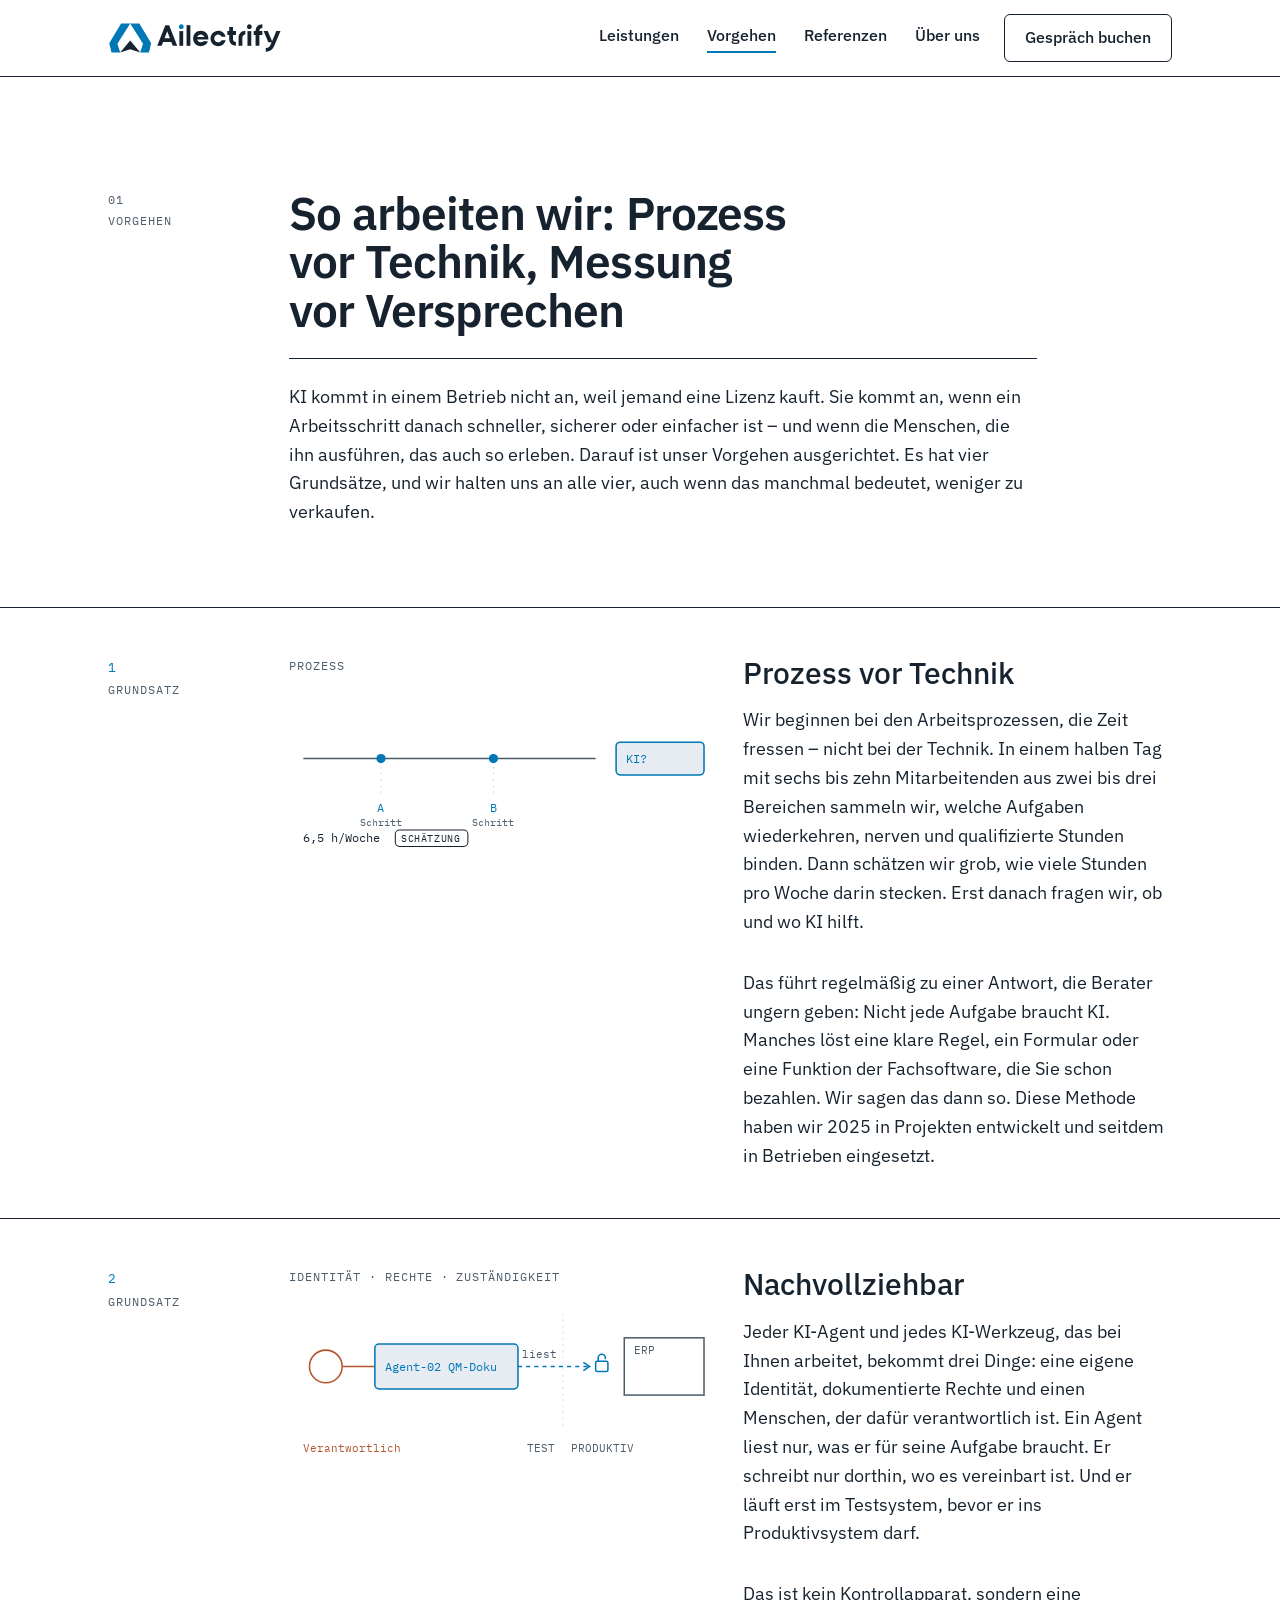
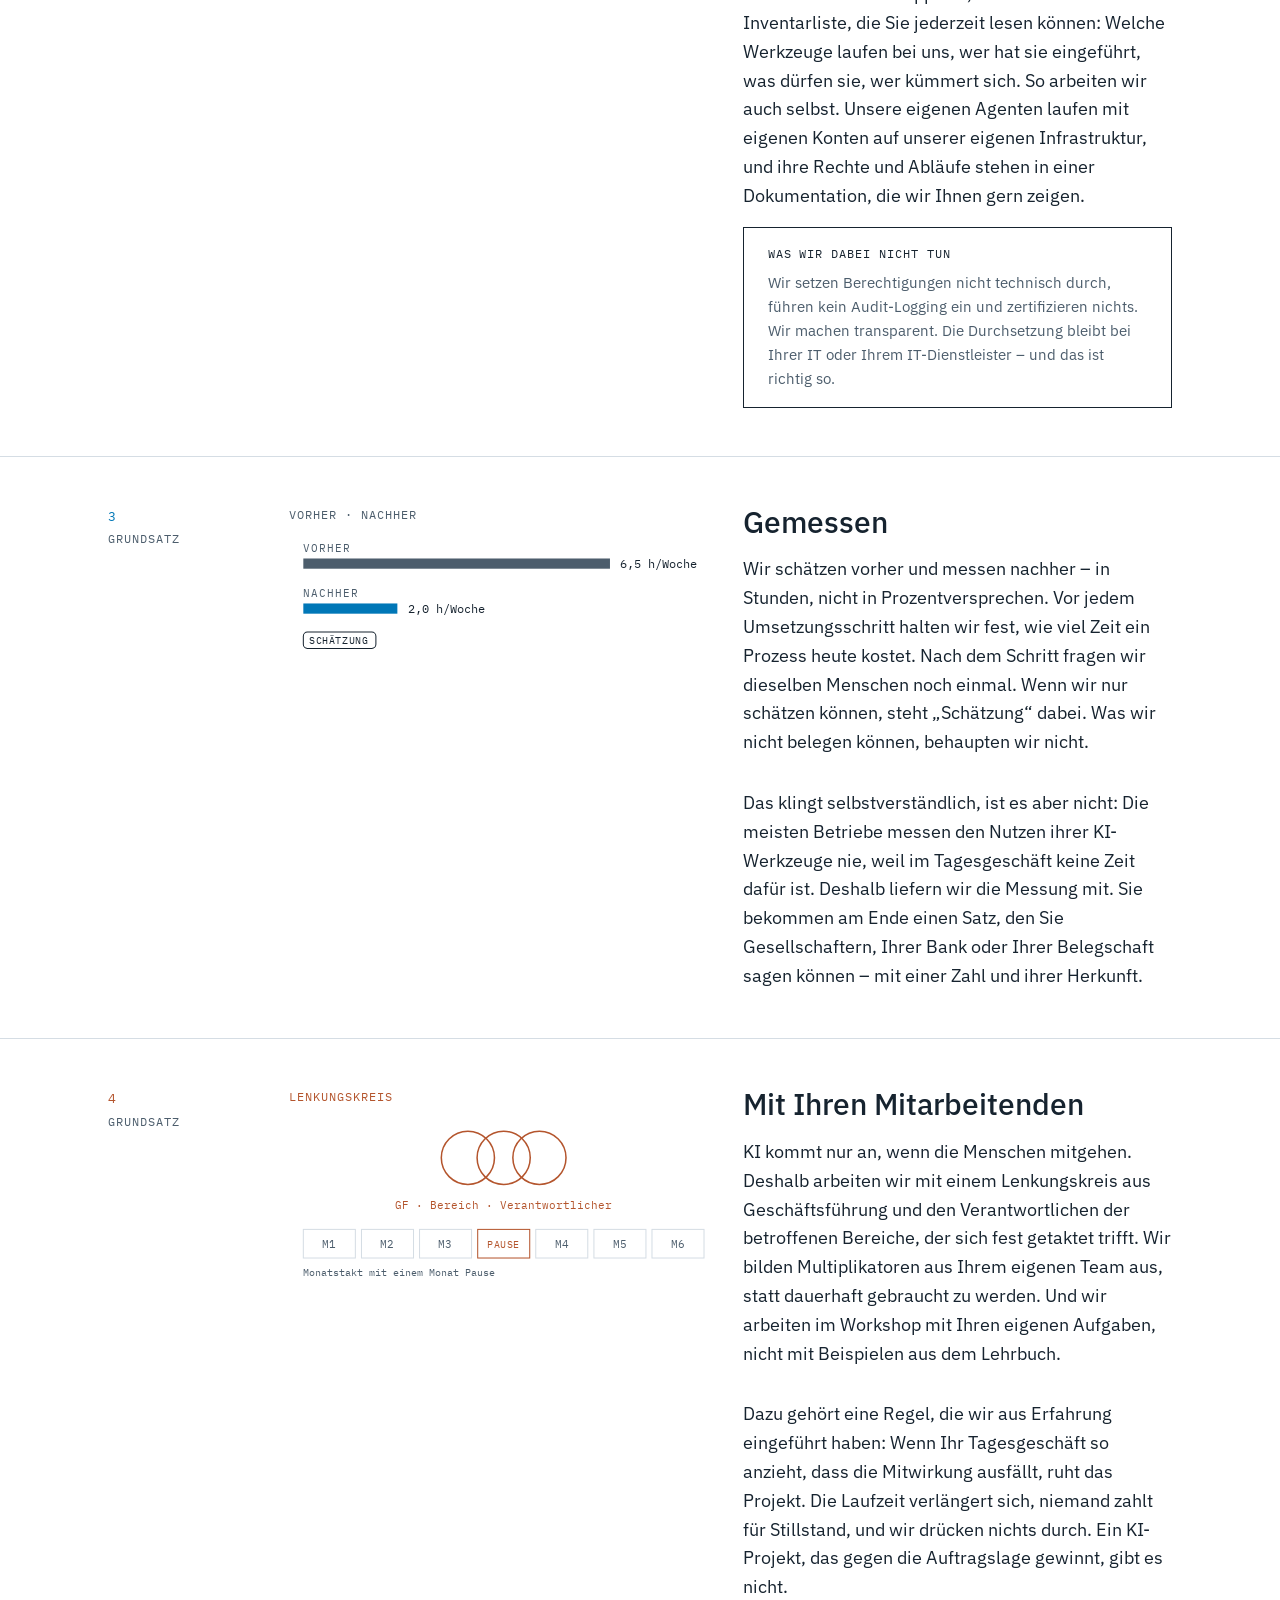
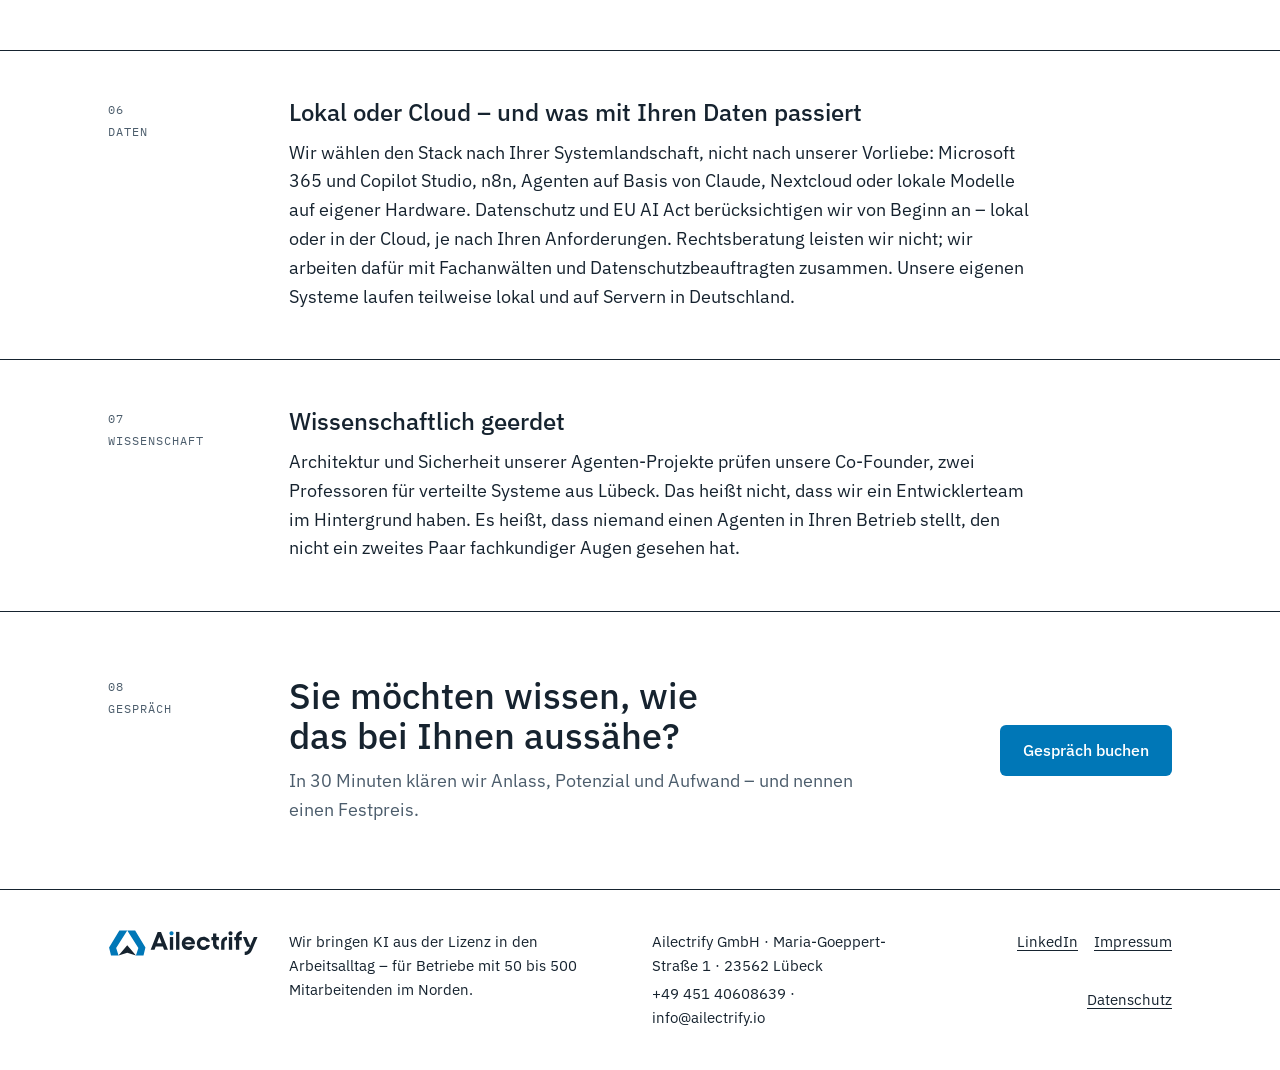
<file: vorgehen/index.html>
<!DOCTYPE html><html lang="de"> <head><meta charset="utf-8"><meta name="viewport" content="width=device-width, initial-scale=1, viewport-fit=cover"><title>Vorgehen: Prozess vor Technik, gemessen | Ailectrify</title><meta name="description" content="Arbeitsprozesse zuerst, Vorher-Nachher-Messung, Lenkungskreis, Identitäten und Rechte für jeden Agenten. Und: Nicht jede Aufgabe braucht KI."><link rel="canonical" href="https://ailectrify.io/vorgehen/"><meta property="og:type" content="website"><meta property="og:site_name" content="Ailectrify"><meta property="og:locale" content="de_DE"><meta property="og:title" content="Vorgehen: Prozess vor Technik, gemessen | Ailectrify"><meta property="og:description" content="Arbeitsprozesse zuerst, Vorher-Nachher-Messung, Lenkungskreis, Identitäten und Rechte für jeden Agenten. Und: Nicht jede Aufgabe braucht KI."><meta property="og:url" content="https://ailectrify.io/vorgehen/"><meta property="og:image" content="https://ailectrify.io/og-ailectrify.png"><meta property="og:image:width" content="1200"><meta property="og:image:height" content="630"><meta name="twitter:card" content="summary_large_image"><meta name="theme-color" content="#FFFFFF" media="(prefers-color-scheme: light)"><meta name="theme-color" content="#0F1A24" media="(prefers-color-scheme: dark)"><link rel="icon" href="/favicon.svg" type="image/svg+xml"><link rel="icon" href="/favicon-32.png" sizes="32x32" type="image/png"><link rel="apple-touch-icon" href="/apple-touch-icon.png"><link rel="sitemap" href="/sitemap-index.xml"><link rel="preload" href="/fonts/ibm-plex-sans-latin-400-normal.woff2" as="font" type="font/woff2" crossorigin><link rel="preload" href="/fonts/ibm-plex-sans-latin-600-normal.woff2" as="font" type="font/woff2" crossorigin><link rel="preload" href="/fonts/ibm-plex-mono-latin-400-normal.woff2" as="font" type="font/woff2" crossorigin><script type="application/ld+json">{"@context":"https://schema.org","@type":"Organization","name":"Ailectrify GmbH","url":"https://ailectrify.io","logo":"https://ailectrify.io/logo/ailectrify-logo.svg","email":"info@ailectrify.io","telephone":"+49 451 40608639","address":{"@type":"PostalAddress","streetAddress":"Maria-Goeppert-Straße 1","postalCode":"23562","addressLocality":"Lübeck","addressCountry":"DE"},"areaServed":["Schleswig-Holstein","Hamburg"],"founder":{"@type":"Person","name":"Roman Spendler"},"sameAs":["https://www.linkedin.com/company/68257816/","https://research.uni-luebeck.de/de/impacts/ailectrify-gmbh/"]}</script><link rel="stylesheet" href="/_astro/datenschutz.BeBYrRGr.css">
<style>.abschluss[data-astro-cid-vmixx4ze]{border-top:1px solid var(--tinte);padding-block:var(--s8)}.abschluss__inhalt[data-astro-cid-vmixx4ze]{grid-column:1 / -1;display:grid;gap:var(--s5);align-items:center;min-width:0}.abschluss__titel[data-astro-cid-vmixx4ze]{font-size:clamp(26px,1.6vw + 16px,36px);line-height:1.1}@media(min-width:900px){.abschluss__inhalt[data-astro-cid-vmixx4ze]{grid-column:span 10;grid-template-columns:7fr 3fr}.abschluss__cta[data-astro-cid-vmixx4ze]{display:flex;justify-content:flex-end}}
.grundsatz[data-astro-cid-2pp7pmvn] .marke[data-astro-cid-2pp7pmvn] .nr[data-astro-cid-2pp7pmvn]{color:var(--marke);font-size:13px}.grundsatz[data-astro-cid-2pp7pmvn] .marke[data-astro-cid-2pp7pmvn] .nr--mensch[data-astro-cid-2pp7pmvn]{color:var(--mensch)}.grundsatz[data-astro-cid-2pp7pmvn] .bild[data-astro-cid-2pp7pmvn]{grid-column:1 / -1;display:flex;flex-direction:column;gap:var(--s3);min-width:0}.grundsatz[data-astro-cid-2pp7pmvn] .bild[data-astro-cid-2pp7pmvn] .diagramm[data-astro-cid-2pp7pmvn]{max-width:420px}.grundsatz[data-astro-cid-2pp7pmvn] .text[data-astro-cid-2pp7pmvn]{grid-column:1 / -1}.grundsatz[data-astro-cid-2pp7pmvn] .text[data-astro-cid-2pp7pmvn] h2[data-astro-cid-2pp7pmvn]{font-size:clamp(24px,1.2vw + 16px,30px)}@media(min-width:900px){.grundsatz[data-astro-cid-2pp7pmvn] .bild[data-astro-cid-2pp7pmvn],.grundsatz[data-astro-cid-2pp7pmvn] .text[data-astro-cid-2pp7pmvn]{grid-column:span 5}}.monate[data-astro-cid-2pp7pmvn]{display:flex;gap:6px;flex-wrap:wrap;font-family:var(--font-mono);font-size:11px;color:var(--tinte-2)}.monate[data-astro-cid-2pp7pmvn] span[data-astro-cid-2pp7pmvn]{border:1px solid var(--linie);padding:2px 6px}.monate[data-astro-cid-2pp7pmvn] .pause[data-astro-cid-2pp7pmvn]{border-color:var(--mensch);color:var(--mensch);text-transform:uppercase}
</style></head> <body> <a class="skip" href="#inhalt">Zum Inhalt springen</a> <header class="kopf" data-astro-cid-3ef6ksr2> <div class="wrap kopf__zeile" data-astro-cid-3ef6ksr2> <a href="/" class="kopf__logo" aria-label="Ailectrify – Startseite" data-astro-cid-3ef6ksr2><svg class="logo logo--horizontal" viewBox="524.5 880.1 1409.5 243.4" role="img" aria-label="Ailectrify" style="height:30px"> <g><g transform="translate(-659.894 303.454) scale(0.9583)">
<path class="word" d="M 1509.167969 851.242188 L 1424.003906 824.777344 L 1338.832031 851.242188 L 1424.003906 749.613281 Z M 1509.167969 851.242188 "/>
<path class="mark" d="M 1601.535156 773.398438 L 1582.683594 851.242188 L 1508.625 851.242188 L 1532.410156 777.1875 L 1424 606.421875 L 1500.992188 606.421875 Z M 1601.535156 773.398438 "/>
<path class="mark" d="M 1246.464844 773.398438 L 1265.316406 851.242188 L 1339.375 851.242188 L 1315.589844 777.1875 L 1424 606.421875 L 1347.007812 606.421875 Z M 1246.464844 773.398438 "/>
</g>
<path class="word" d="M 983.242188 1004.175781 L 1026.8125 1004.175781 L 1005.027344 946.179688 Z M 1049.84375 1065.433594 L 1038.441406 1035.027344 L 971.359375 1035.027344 L 959.953125 1065.433594 L 923.945312 1065.433594 L 989.269531 897.746094 L 1020.78125 897.746094 L 1085.855469 1065.433594 Z M 1049.84375 1065.433594 "/>
<path class="word" d="M 1103.632812 945.894531 L 1134.480469 945.894531 L 1134.480469 1065.433594 L 1103.632812 1065.433594 Z M 1103.632812 945.894531 "/>
<path class="word" d="M 1161.914062 897.746094 L 1192.765625 897.746094 L 1192.765625 1065.4375 L 1161.914062 1065.4375 Z M 1161.914062 897.746094 "/>
<path class="word" d="M 1277.433594 974.207031 C 1270.84375 974.207031 1264.980469 975.84375 1260.011719 979.0625 C 1255.039062 982.292969 1251.285156 986.753906 1248.855469 992.320312 L 1248.214844 993.785156 L 1306.910156 993.785156 L 1306.265625 992.316406 C 1303.824219 986.746094 1300.023438 982.285156 1294.972656 979.058594 C 1289.917969 975.839844 1284.019531 974.207031 1277.433594 974.207031 M 1276.929688 1067.96875 C 1267.984375 1067.96875 1259.632812 1066.417969 1252.105469 1063.359375 C 1244.589844 1060.300781 1238.011719 1055.988281 1232.5625 1050.535156 C 1227.105469 1045.082031 1222.792969 1038.464844 1219.742188 1030.867188 C 1216.679688 1023.269531 1215.128906 1014.789062 1215.128906 1005.664062 C 1215.128906 996.710938 1216.679688 988.316406 1219.742188 980.714844 C 1222.796875 973.117188 1227.109375 966.453125 1232.566406 960.910156 C 1238.007812 955.386719 1244.582031 951.035156 1252.105469 947.96875 C 1259.628906 944.910156 1267.980469 943.359375 1276.929688 943.359375 C 1285.863281 943.359375 1294.214844 944.910156 1301.746094 947.96875 C 1309.269531 951.035156 1315.84375 955.386719 1321.289062 960.910156 C 1326.738281 966.449219 1331.050781 973.109375 1334.109375 980.714844 C 1337.171875 988.324219 1338.722656 996.71875 1338.722656 1005.664062 C 1338.722656 1007.90625 1338.515625 1010.535156 1338.101562 1013.488281 L 1246.898438 1013.488281 L 1247.285156 1014.824219 C 1249.199219 1021.4375 1252.90625 1026.867188 1258.300781 1030.953125 C 1263.695312 1035.042969 1270.132812 1037.121094 1277.433594 1037.121094 C 1286.476562 1037.121094 1293.957031 1034.136719 1299.671875 1028.25 L 1335.03125 1028.25 C 1333.078125 1033.996094 1330.382812 1039.273438 1327.011719 1043.953125 C 1323.378906 1048.984375 1318.984375 1053.335938 1313.957031 1056.882812 C 1308.914062 1060.4375 1303.175781 1063.203125 1296.898438 1065.101562 C 1290.59375 1067.003906 1283.875 1067.96875 1276.929688 1067.96875 "/>
<path class="word" d="M 1418.324219 1067.96875 C 1409.71875 1067.96875 1401.503906 1066.332031 1393.898438 1063.109375 C 1386.285156 1059.882812 1379.621094 1055.441406 1374.085938 1049.902344 C 1368.554688 1044.375 1364.109375 1037.707031 1360.878906 1030.089844 C 1357.65625 1022.492188 1356.023438 1014.277344 1356.023438 1005.664062 C 1356.023438 996.890625 1357.65625 988.632812 1360.878906 981.117188 C 1364.109375 973.578125 1368.554688 966.910156 1374.089844 961.289062 C 1379.628906 955.671875 1386.292969 951.234375 1393.890625 948.09375 C 1401.503906 944.953125 1409.722656 943.359375 1418.324219 943.359375 C 1425.929688 943.359375 1433.183594 944.574219 1439.890625 946.972656 C 1446.582031 949.367188 1452.660156 952.761719 1457.957031 957.0625 C 1463.25 961.363281 1467.773438 966.5625 1471.410156 972.507812 C 1474.824219 978.101562 1477.324219 984.210938 1478.847656 990.679688 L 1446.339844 990.679688 C 1443.890625 985.886719 1440.242188 981.9375 1435.484375 978.933594 C 1430.523438 975.796875 1424.75 974.207031 1418.324219 974.207031 C 1413.980469 974.207031 1409.839844 975 1406.019531 976.566406 C 1402.203125 978.128906 1398.808594 980.332031 1395.929688 983.117188 C 1393.054688 985.910156 1390.796875 989.269531 1389.230469 993.101562 C 1387.664062 996.929688 1386.871094 1001.15625 1386.871094 1005.664062 C 1386.871094 1010.007812 1387.664062 1014.148438 1389.230469 1017.96875 C 1390.792969 1021.796875 1393.042969 1025.195312 1395.917969 1028.070312 C 1398.796875 1030.945312 1402.195312 1033.199219 1406.019531 1034.761719 C 1409.839844 1036.324219 1413.980469 1037.117188 1418.324219 1037.117188 C 1424.746094 1037.117188 1430.519531 1035.53125 1435.484375 1032.398438 C 1440.246094 1029.386719 1443.894531 1025.4375 1446.34375 1020.648438 L 1478.847656 1020.648438 C 1477.324219 1027.117188 1474.824219 1033.226562 1471.410156 1038.820312 C 1467.765625 1044.773438 1463.242188 1049.972656 1457.957031 1054.265625 C 1452.664062 1058.566406 1446.585938 1061.960938 1439.890625 1064.355469 C 1433.191406 1066.753906 1425.933594 1067.96875 1418.324219 1067.96875 "/>
<path class="word" d="M 1562.734375 1065.425781 C 1555.023438 1065.3125 1547.839844 1063.9375 1541.363281 1061.328125 C 1534.597656 1058.605469 1528.660156 1054.761719 1523.714844 1049.894531 C 1518.769531 1045.035156 1514.84375 1039.140625 1512.039062 1032.375 C 1509.234375 1025.617188 1507.8125 1018.164062 1507.8125 1010.222656 L 1507.8125 976.742188 L 1492.605469 976.742188 L 1492.605469 945.894531 L 1507.8125 945.894531 L 1507.8125 912.949219 L 1538.660156 912.949219 L 1538.660156 945.894531 L 1562.734375 945.894531 L 1562.734375 976.742188 L 1538.660156 976.742188 L 1538.660156 1009.972656 C 1538.660156 1017.328125 1540.980469 1023.335938 1545.5625 1027.824219 C 1549.921875 1032.101562 1555.695312 1034.367188 1562.734375 1034.570312 Z M 1562.734375 1065.425781 "/>
<path class="word" d="M 1583.828125 1065.433594 L 1583.828125 998.566406 C 1583.828125 990.636719 1585.25 983.183594 1588.058594 976.414062 C 1590.855469 969.660156 1594.785156 963.765625 1599.734375 958.894531 C 1604.6875 954.027344 1610.625 950.183594 1617.382812 947.464844 C 1623.859375 944.855469 1631.042969 943.480469 1638.753906 943.367188 L 1638.753906 974.222656 C 1631.710938 974.425781 1625.941406 976.691406 1621.582031 980.972656 C 1617 985.460938 1614.679688 991.464844 1614.679688 998.824219 L 1614.679688 1065.433594 Z M 1583.828125 1065.433594 "/>
<path class="word" d="M 1656.042969 945.894531 L 1686.894531 945.894531 L 1686.894531 1065.433594 L 1656.042969 1065.433594 Z M 1656.042969 945.894531 "/>
<path class="word" d="M 1721.933594 1065.433594 L 1721.933594 976.742188 L 1706.726562 976.742188 L 1706.726562 945.894531 L 1721.933594 945.894531 L 1721.933594 944.847656 C 1721.933594 936.574219 1723.269531 928.988281 1725.910156 922.296875 C 1728.542969 915.628906 1732.339844 909.871094 1737.195312 905.179688 C 1742.054688 900.488281 1747.988281 896.769531 1754.835938 894.128906 C 1761.417969 891.59375 1768.820312 890.257812 1776.855469 890.148438 L 1776.855469 921.007812 C 1769.347656 921.175781 1763.449219 923.226562 1759.320312 927.105469 C 1754.980469 931.175781 1752.78125 937.144531 1752.78125 944.847656 L 1752.78125 945.894531 L 1776.855469 945.894531 L 1776.855469 976.742188 L 1752.78125 976.742188 L 1752.78125 1065.433594 Z M 1721.933594 1065.433594 "/>
<path class="word" d="M 1804.285156 1082.722656 C 1814.109375 1082.585938 1822.132812 1080.484375 1828.144531 1076.472656 C 1834.367188 1072.328125 1839.527344 1065.523438 1843.480469 1056.25 L 1851.957031 1036.292969 L 1825.472656 1036.292969 L 1787.082031 945.894531 L 1820.796875 945.894531 L 1855.699219 1027.855469 L 1890.34375 945.894531 L 1924.054688 945.894531 L 1873.738281 1064.300781 C 1866.414062 1081.601562 1857.070312 1094.28125 1845.972656 1101.984375 C 1835.113281 1109.523438 1821.09375 1113.421875 1804.285156 1113.578125 Z M 1804.285156 1082.722656 "/>
<path class="mark" d="M 1119.054688 929.203125 C 1113.460938 929.203125 1108.804688 927.386719 1105.222656 923.804688 C 1101.644531 920.226562 1099.832031 915.574219 1099.832031 909.972656 C 1099.832031 904.375 1101.644531 899.722656 1105.222656 896.144531 C 1108.804688 892.566406 1113.460938 890.75 1119.054688 890.75 C 1124.652344 890.75 1129.308594 892.566406 1132.886719 896.144531 C 1136.46875 899.722656 1138.28125 904.375 1138.28125 909.972656 C 1138.28125 915.574219 1136.46875 920.226562 1132.886719 923.804688 C 1129.308594 927.386719 1124.652344 929.203125 1119.054688 929.203125 "/>
<path class="word" d="M 1671.46875 929.203125 C 1665.875 929.203125 1661.21875 927.386719 1657.640625 923.804688 C 1654.058594 920.226562 1652.242188 915.570312 1652.242188 909.972656 C 1652.242188 904.378906 1654.058594 899.722656 1657.640625 896.144531 C 1661.21875 892.566406 1665.875 890.75 1671.46875 890.75 C 1677.066406 890.75 1681.71875 892.566406 1685.300781 896.144531 C 1688.882812 899.722656 1690.699219 904.378906 1690.699219 909.972656 C 1690.699219 915.570312 1688.882812 920.226562 1685.300781 923.804688 C 1681.71875 927.386719 1677.066406 929.203125 1671.46875 929.203125 "/></g>   </svg> </a> <nav class="kopf__nav" aria-label="Hauptnavigation" data-astro-cid-3ef6ksr2> <a href="/leistungen/" data-astro-cid-3ef6ksr2>Leistungen</a><a href="/vorgehen/" aria-current="page" class="aktiv" data-astro-cid-3ef6ksr2>Vorgehen</a><a href="/referenzen/" data-astro-cid-3ef6ksr2>Referenzen</a><a href="/ueber-uns/" data-astro-cid-3ef6ksr2>Über uns</a> </nav> <a class="btn btn--s kopf__cta" href="/gespraech/" data-astro-cid-3ef6ksr2>Gespräch buchen</a> <details class="kopf__menue" data-astro-cid-3ef6ksr2> <summary aria-label="Menü öffnen" data-astro-cid-3ef6ksr2><span data-astro-cid-3ef6ksr2></span><span data-astro-cid-3ef6ksr2></span><span data-astro-cid-3ef6ksr2></span></summary> <nav aria-label="Mobile Navigation" data-astro-cid-3ef6ksr2> <a href="/leistungen/" data-astro-cid-3ef6ksr2>Leistungen</a><a href="/vorgehen/" aria-current="page" data-astro-cid-3ef6ksr2>Vorgehen</a><a href="/referenzen/" data-astro-cid-3ef6ksr2>Referenzen</a><a href="/ueber-uns/" data-astro-cid-3ef6ksr2>Über uns</a> <a href="/gespraech/" class="btn btn--p" data-astro-cid-3ef6ksr2>Gespräch buchen</a> </nav> </details> </div> </header>  <main id="inhalt">  <section class="abschnitt abschnitt--kopf" data-astro-cid-2pp7pmvn> <div class="wrap raster" data-astro-cid-2pp7pmvn> <div class="marke" data-astro-cid-2pp7pmvn>01<br data-astro-cid-2pp7pmvn>Vorgehen</div> <div class="inhalt stapel" style="gap:var(--s5)" data-astro-cid-2pp7pmvn> <h1 style="max-width:20ch" data-astro-cid-2pp7pmvn>So arbeiten wir: Prozess vor Technik, Messung vor Versprechen</h1> <p class="linie-oben" data-astro-cid-2pp7pmvn>KI kommt in einem Betrieb nicht an, weil jemand eine Lizenz kauft. Sie kommt an, wenn ein Arbeitsschritt danach schneller, sicherer oder einfacher ist – und wenn die Menschen, die ihn ausführen, das auch so erleben. Darauf ist unser Vorgehen ausgerichtet. Es hat vier Grundsätze, und wir halten uns an alle vier, auch wenn das manchmal bedeutet, weniger zu verkaufen.</p> </div> </div> </section> <section class="abschnitt abschnitt--stark grundsatz" data-astro-cid-2pp7pmvn> <div class="wrap raster" data-astro-cid-2pp7pmvn> <div class="marke" data-astro-cid-2pp7pmvn><span class="nr" data-astro-cid-2pp7pmvn>1</span><br data-astro-cid-2pp7pmvn>Grundsatz</div> <div class="bild" data-astro-cid-2pp7pmvn><div class="eyebrow" data-astro-cid-2pp7pmvn>Prozess</div><svg class="diagramm" xmlns="http://www.w3.org/2000/svg" viewBox="0 0 420 160" role="img" aria-label="Eine Prozesslinie mit zwei Schritten A und B, die zusammen etwa 6,5 Stunden pro Woche kosten (Schätzung). Am Ende steht die offene Frage, ob KI hier hilft." font-family="'IBM Plex Mono', ui-monospace, 'SF Mono', Menlo, monospace" font-size="11">
<path d="M14 70 H300" fill="none" stroke="var(--tinte-2,#4C5D6C)" stroke-width="1.5"/>
<circle cx="90" cy="70" r="4.5" fill="var(--marke,#0077B7)"/>
<path d="M90 78 V106" fill="none" stroke="var(--linie,#D5DDE4)" stroke-width="1" stroke-dasharray="2 4"/>
<text x="90" y="122" fill="var(--marke,#0077B7)" font-size="12" text-anchor="middle">A</text>
<text x="90" y="136" fill="var(--tinte-2,#4C5D6C)" font-size="10" text-anchor="middle">Schritt</text>
<circle cx="200" cy="70" r="4.5" fill="var(--marke,#0077B7)"/>
<path d="M200 78 V106" fill="none" stroke="var(--linie,#D5DDE4)" stroke-width="1" stroke-dasharray="2 4"/>
<text x="200" y="122" fill="var(--marke,#0077B7)" font-size="12" text-anchor="middle">B</text>
<text x="200" y="136" fill="var(--tinte-2,#4C5D6C)" font-size="10" text-anchor="middle">Schritt</text>
<rect x="320" y="54" width="86" height="32" rx="4" fill="var(--flaeche-3,#E6ECF1)" stroke="var(--marke,#0077B7)" stroke-width="1.5"/><text x="330" y="74.0" fill="var(--marke,#0077B7)" font-size="12">KI?</text>
<text x="14" y="152" fill="var(--tinte,#16232F)" font-size="12">6,5 h/Woche</text>
<rect x="104" y="140" width="71" height="16" rx="4" fill="none" stroke="var(--tinte,#16232F)" stroke-width="1"/><text x="110" y="151.5" fill="var(--tinte,#16232F)" font-size="10" letter-spacing="0.5">SCHÄTZUNG</text>
</svg>
</div> <div class="text stapel" data-astro-cid-2pp7pmvn> <h2 data-astro-cid-2pp7pmvn>Prozess vor Technik</h2> <p data-astro-cid-2pp7pmvn>Wir beginnen bei den Arbeitsprozessen, die Zeit fressen – nicht bei der Technik. In einem halben Tag mit sechs bis zehn Mitarbeitenden aus zwei bis drei Bereichen sammeln wir, welche Aufgaben wiederkehren, nerven und qualifizierte Stunden binden. Dann schätzen wir grob, wie viele Stunden pro Woche darin stecken. Erst danach fragen wir, ob und wo KI hilft.</p> <p data-astro-cid-2pp7pmvn>Das führt regelmäßig zu einer Antwort, die Berater ungern geben: Nicht jede Aufgabe braucht KI. Manches löst eine klare Regel, ein Formular oder eine Funktion der Fachsoftware, die Sie schon bezahlen. Wir sagen das dann so. Diese Methode haben wir 2025 in Projekten entwickelt und seitdem in Betrieben eingesetzt.</p> </div> </div> </section> <section class="abschnitt grundsatz" data-astro-cid-2pp7pmvn> <div class="wrap raster" data-astro-cid-2pp7pmvn> <div class="marke" data-astro-cid-2pp7pmvn><span class="nr" data-astro-cid-2pp7pmvn>2</span><br data-astro-cid-2pp7pmvn>Grundsatz</div> <div class="bild" data-astro-cid-2pp7pmvn><div class="eyebrow" data-astro-cid-2pp7pmvn>Identität · Rechte · Zuständigkeit</div><svg class="diagramm" xmlns="http://www.w3.org/2000/svg" viewBox="0 0 420 160" role="img" aria-label="Ein verantwortlicher Mensch, ein KI-Agent mit eigener Identität und ein dokumentiertes Leserecht auf das ERP. Der Agent läuft zuerst im Testsystem, bevor er ins Produktivsystem darf." font-family="'IBM Plex Mono', ui-monospace, 'SF Mono', Menlo, monospace" font-size="11">
<path d="M268 14 V126" fill="none" stroke="var(--linie,#D5DDE4)" stroke-width="1" stroke-dasharray="2 4"/>
<circle cx="36" cy="66" r="16" fill="none" stroke="var(--mensch,#B4552D)" stroke-width="1.5"/>
<path d="M52 66 H84" fill="none" stroke="var(--mensch,#B4552D)" stroke-width="1.5"/>
<rect x="84" y="44" width="140" height="44" rx="4" fill="var(--flaeche-3,#E6ECF1)" stroke="var(--marke,#0077B7)" stroke-width="1.5"/><text x="94" y="70.0" fill="var(--marke,#0077B7)" font-size="12">Agent-02 QM-Doku</text>
<path d="M224 66 H294" fill="none" stroke="var(--marke,#0077B7)" stroke-width="1.5" stroke-dasharray="4 4"/><path d="M288 62 L294 66 L288 70" fill="none" stroke="var(--marke,#0077B7)" stroke-width="1.5"/><rect x="300" y="61" width="12" height="10" rx="1.5" fill="none" stroke="var(--marke,#0077B7)" stroke-width="1.5"/><path d="M302.5 61 V57.5 a3.5 3.5 0 0 1 7 0 V59" fill="none" stroke="var(--marke,#0077B7)" stroke-width="1.5"/>
<text x="228" y="58" fill="var(--tinte-2,#4C5D6C)" font-size="11">liest</text>
<rect x="328" y="38" width="78" height="56" fill="none" stroke="var(--tinte-2,#4C5D6C)" stroke-width="1.5"/><text x="338" y="54" fill="var(--tinte-2,#4C5D6C)" font-size="11">ERP</text>
<text x="14" y="150" fill="var(--mensch,#B4552D)" font-size="11">Verantwortlich</text>
<text x="260" y="150" fill="var(--tinte-2,#4C5D6C)" font-size="11" text-anchor="end">TEST</text>
<text x="276" y="150" fill="var(--tinte-2,#4C5D6C)" font-size="11">PRODUKTIV</text>
</svg>
</div> <div class="text stapel" data-astro-cid-2pp7pmvn> <h2 data-astro-cid-2pp7pmvn>Nachvollziehbar</h2> <p data-astro-cid-2pp7pmvn>Jeder KI-Agent und jedes KI-Werkzeug, das bei Ihnen arbeitet, bekommt drei Dinge: eine eigene Identität, dokumentierte Rechte und einen Menschen, der dafür verantwortlich ist. Ein Agent liest nur, was er für seine Aufgabe braucht. Er schreibt nur dorthin, wo es vereinbart ist. Und er läuft erst im Testsystem, bevor er ins Produktivsystem darf.</p> <p data-astro-cid-2pp7pmvn>Das ist kein Kontrollapparat, sondern eine Inventarliste, die Sie jederzeit lesen können: Welche Werkzeuge laufen bei uns, wer hat sie eingeführt, was dürfen sie, wer kümmert sich. So arbeiten wir auch selbst. Unsere eigenen Agenten laufen mit eigenen Konten auf unserer eigenen Infrastruktur, und ihre Rechte und Abläufe stehen in einer Dokumentation, die wir Ihnen gern zeigen.</p> <div class="nicht" data-astro-cid-2pp7pmvn><span class="eyebrow" data-astro-cid-2pp7pmvn>Was wir dabei nicht tun</span><p data-astro-cid-2pp7pmvn>Wir setzen Berechtigungen nicht technisch durch, führen kein Audit-Logging ein und zertifizieren nichts. Wir machen transparent. Die Durchsetzung bleibt bei Ihrer IT oder Ihrem IT-Dienstleister – und das ist richtig so.</p></div> </div> </div> </section> <section class="abschnitt grundsatz" data-astro-cid-2pp7pmvn> <div class="wrap raster" data-astro-cid-2pp7pmvn> <div class="marke" data-astro-cid-2pp7pmvn><span class="nr" data-astro-cid-2pp7pmvn>3</span><br data-astro-cid-2pp7pmvn>Grundsatz</div> <div class="bild" data-astro-cid-2pp7pmvn><div class="eyebrow" data-astro-cid-2pp7pmvn>Vorher · Nachher</div><svg class="diagramm" xmlns="http://www.w3.org/2000/svg" viewBox="0 0 420 120" role="img" aria-label="Zwei Balken: Zeitaufwand vorher 6,5 Stunden pro Woche, nachher 2,0 Stunden pro Woche (Schätzung)." font-family="'IBM Plex Mono', ui-monospace, 'SF Mono', Menlo, monospace" font-size="11">
<text x="14" y="16" fill="var(--tinte-2,#4C5D6C)" font-size="11" letter-spacing="0.9">VORHER</text>
<rect x="14" y="22" width="300" height="10" fill="var(--tinte-2,#4C5D6C)"/>
<text x="324" y="31" fill="var(--tinte,#16232F)" font-size="12">6,5 h/Woche</text>
<text x="14" y="60" fill="var(--tinte-2,#4C5D6C)" font-size="11" letter-spacing="0.9">NACHHER</text>
<rect x="14" y="66" width="92" height="10" fill="var(--marke,#0077B7)"/>
<text x="116.3076923076923" y="75" fill="var(--tinte,#16232F)" font-size="12">2,0 h/Woche</text>
<rect x="14" y="94" width="71" height="16" rx="4" fill="none" stroke="var(--tinte,#16232F)" stroke-width="1"/><text x="20" y="105.5" fill="var(--tinte,#16232F)" font-size="10" letter-spacing="0.5">SCHÄTZUNG</text>
</svg>
</div> <div class="text stapel" data-astro-cid-2pp7pmvn> <h2 data-astro-cid-2pp7pmvn>Gemessen</h2> <p data-astro-cid-2pp7pmvn>Wir schätzen vorher und messen nachher – in Stunden, nicht in Prozentversprechen. Vor jedem Umsetzungsschritt halten wir fest, wie viel Zeit ein Prozess heute kostet. Nach dem Schritt fragen wir dieselben Menschen noch einmal. Wenn wir nur schätzen können, steht „Schätzung“ dabei. Was wir nicht belegen können, behaupten wir nicht.</p> <p data-astro-cid-2pp7pmvn>Das klingt selbstverständlich, ist es aber nicht: Die meisten Betriebe messen den Nutzen ihrer KI-Werkzeuge nie, weil im Tagesgeschäft keine Zeit dafür ist. Deshalb liefern wir die Messung mit. Sie bekommen am Ende einen Satz, den Sie Gesellschaftern, Ihrer Bank oder Ihrer Belegschaft sagen können – mit einer Zahl und ihrer Herkunft.</p> </div> </div> </section> <section class="abschnitt grundsatz" data-astro-cid-2pp7pmvn> <div class="wrap raster" data-astro-cid-2pp7pmvn> <div class="marke" data-astro-cid-2pp7pmvn><span class="nr nr--mensch" data-astro-cid-2pp7pmvn>4</span><br data-astro-cid-2pp7pmvn>Grundsatz</div> <div class="bild" data-astro-cid-2pp7pmvn><div class="eyebrow" style="color:var(--mensch)" data-astro-cid-2pp7pmvn>Lenkungskreis</div><svg class="diagramm" xmlns="http://www.w3.org/2000/svg" viewBox="0 0 420 160" role="img" aria-label="Lenkungskreis aus drei Personen: Geschäftsführung, Bereich und Verantwortlicher. Darunter sechs Monate mit einem Monat Pause." font-family="'IBM Plex Mono', ui-monospace, 'SF Mono', Menlo, monospace" font-size="11">
<circle cx="175" cy="38" r="26" fill="none" stroke="var(--mensch,#B4552D)" stroke-width="1.5"/>
<circle cx="210" cy="38" r="26" fill="none" stroke="var(--mensch,#B4552D)" stroke-width="1.5"/>
<circle cx="245" cy="38" r="26" fill="none" stroke="var(--mensch,#B4552D)" stroke-width="1.5"/>
<text x="210" y="88" fill="var(--mensch,#B4552D)" font-size="11" text-anchor="middle">GF · Bereich · Verantwortlicher</text>
<rect x="14.0" y="108" width="50.9" height="28" fill="none" stroke="var(--linie,#D5DDE4)" stroke-width="1"/>
<text x="39.4" y="126" fill="var(--tinte-2,#4C5D6C)" font-size="11" text-anchor="middle">M1</text>
<rect x="70.9" y="108" width="50.9" height="28" fill="none" stroke="var(--linie,#D5DDE4)" stroke-width="1"/>
<text x="96.3" y="126" fill="var(--tinte-2,#4C5D6C)" font-size="11" text-anchor="middle">M2</text>
<rect x="127.7" y="108" width="50.9" height="28" fill="none" stroke="var(--linie,#D5DDE4)" stroke-width="1"/>
<text x="153.1" y="126" fill="var(--tinte-2,#4C5D6C)" font-size="11" text-anchor="middle">M3</text>
<rect x="184.6" y="108" width="50.9" height="28" fill="none" stroke="var(--mensch,#B4552D)" stroke-width="1"/>
<text x="210.0" y="126" fill="var(--mensch,#B4552D)" font-size="10" text-anchor="middle" letter-spacing="0.5">PAUSE</text>
<rect x="241.4" y="108" width="50.9" height="28" fill="none" stroke="var(--linie,#D5DDE4)" stroke-width="1"/>
<text x="266.9" y="126" fill="var(--tinte-2,#4C5D6C)" font-size="11" text-anchor="middle">M4</text>
<rect x="298.3" y="108" width="50.9" height="28" fill="none" stroke="var(--linie,#D5DDE4)" stroke-width="1"/>
<text x="323.7" y="126" fill="var(--tinte-2,#4C5D6C)" font-size="11" text-anchor="middle">M5</text>
<rect x="355.1" y="108" width="50.9" height="28" fill="none" stroke="var(--linie,#D5DDE4)" stroke-width="1"/>
<text x="380.6" y="126" fill="var(--tinte-2,#4C5D6C)" font-size="11" text-anchor="middle">M6</text>
<text x="14" y="154" fill="var(--tinte-2,#4C5D6C)" font-size="10">Monatstakt mit einem Monat Pause</text>
</svg>
</div> <div class="text stapel" data-astro-cid-2pp7pmvn> <h2 data-astro-cid-2pp7pmvn>Mit Ihren Mitarbeitenden</h2> <p data-astro-cid-2pp7pmvn>KI kommt nur an, wenn die Menschen mitgehen. Deshalb arbeiten wir mit einem Lenkungskreis aus Geschäftsführung und den Verantwortlichen der betroffenen Bereiche, der sich fest getaktet trifft. Wir bilden Multiplikatoren aus Ihrem eigenen Team aus, statt dauerhaft gebraucht zu werden. Und wir arbeiten im Workshop mit Ihren eigenen Aufgaben, nicht mit Beispielen aus dem Lehrbuch.</p> <p data-astro-cid-2pp7pmvn>Dazu gehört eine Regel, die wir aus Erfahrung eingeführt haben: Wenn Ihr Tagesgeschäft so anzieht, dass die Mitwirkung ausfällt, ruht das Projekt. Die Laufzeit verlängert sich, niemand zahlt für Stillstand, und wir drücken nichts durch. Ein KI-Projekt, das gegen die Auftragslage gewinnt, gibt es nicht.</p> </div> </div> </section> <section class="abschnitt abschnitt--stark"> <div class="wrap raster"> <div class="marke">06<br>Daten</div> <div class="inhalt"> <div class="stapel" style="gap:var(--s3)" data-astro-cid-2pp7pmvn> <h2 style="font-size:24px" data-astro-cid-2pp7pmvn>Lokal oder Cloud – und was mit Ihren Daten passiert</h2> <p data-astro-cid-2pp7pmvn>Wir wählen den Stack nach Ihrer Systemlandschaft, nicht nach unserer Vorliebe: Microsoft 365 und Copilot Studio, n8n, Agenten auf Basis von Claude, Nextcloud oder lokale Modelle auf eigener Hardware. Datenschutz und EU AI Act berücksichtigen wir von Beginn an – lokal oder in der Cloud, je nach Ihren Anforderungen. Rechtsberatung leisten wir nicht; wir arbeiten dafür mit Fachanwälten und Datenschutzbeauftragten zusammen. Unsere eigenen Systeme laufen teilweise lokal und auf Servern in Deutschland.</p> </div> </div> </div> </section> <section class="abschnitt"> <div class="wrap raster"> <div class="marke">07<br>Wissenschaft</div> <div class="inhalt"> <div class="stapel" style="gap:var(--s3)" data-astro-cid-2pp7pmvn> <h2 style="font-size:24px" data-astro-cid-2pp7pmvn>Wissenschaftlich geerdet</h2> <p data-astro-cid-2pp7pmvn>Architektur und Sicherheit unserer Agenten-Projekte prüfen unsere Co-Founder, zwei Professoren für verteilte Systeme aus Lübeck. Das heißt nicht, dass wir ein Entwicklerteam im Hintergrund haben. Es heißt, dass niemand einen Agenten in Ihren Betrieb stellt, den nicht ein zweites Paar fachkundiger Augen gesehen hat.</p> </div> </div> </div> </section> <section class="abschnitt abschnitt--stark abschluss" data-astro-cid-vmixx4ze> <div class="wrap raster" data-astro-cid-vmixx4ze> <div class="marke" data-astro-cid-vmixx4ze>08<br data-astro-cid-vmixx4ze>Gespräch</div> <div class="abschluss__inhalt" data-astro-cid-vmixx4ze> <div class="stapel" style="gap:var(--s3)" data-astro-cid-vmixx4ze> <h2 class="abschluss__titel" data-astro-cid-vmixx4ze>Sie möchten wissen, wie das bei Ihnen aussähe?</h2> <p class="muted" data-astro-cid-vmixx4ze>In 30 Minuten klären wir Anlass, Potenzial und Aufwand – und nennen einen Festpreis.</p> </div> <div class="abschluss__cta" data-astro-cid-vmixx4ze><a class="btn btn--p" href="/gespraech/" data-astro-cid-vmixx4ze>Gespräch buchen</a></div> </div> </div> </section>   </main> <footer class="fuss" data-astro-cid-sz7xmlte> <div class="wrap fuss__raster" data-astro-cid-sz7xmlte> <div class="fuss__logo" data-astro-cid-sz7xmlte><a href="/" aria-label="Ailectrify – Startseite" data-astro-cid-sz7xmlte><svg class="logo logo--horizontal" viewBox="524.5 880.1 1409.5 243.4" role="img" aria-label="Ailectrify" style="height:26px"> <g><g transform="translate(-659.894 303.454) scale(0.9583)">
<path class="word" d="M 1509.167969 851.242188 L 1424.003906 824.777344 L 1338.832031 851.242188 L 1424.003906 749.613281 Z M 1509.167969 851.242188 "/>
<path class="mark" d="M 1601.535156 773.398438 L 1582.683594 851.242188 L 1508.625 851.242188 L 1532.410156 777.1875 L 1424 606.421875 L 1500.992188 606.421875 Z M 1601.535156 773.398438 "/>
<path class="mark" d="M 1246.464844 773.398438 L 1265.316406 851.242188 L 1339.375 851.242188 L 1315.589844 777.1875 L 1424 606.421875 L 1347.007812 606.421875 Z M 1246.464844 773.398438 "/>
</g>
<path class="word" d="M 983.242188 1004.175781 L 1026.8125 1004.175781 L 1005.027344 946.179688 Z M 1049.84375 1065.433594 L 1038.441406 1035.027344 L 971.359375 1035.027344 L 959.953125 1065.433594 L 923.945312 1065.433594 L 989.269531 897.746094 L 1020.78125 897.746094 L 1085.855469 1065.433594 Z M 1049.84375 1065.433594 "/>
<path class="word" d="M 1103.632812 945.894531 L 1134.480469 945.894531 L 1134.480469 1065.433594 L 1103.632812 1065.433594 Z M 1103.632812 945.894531 "/>
<path class="word" d="M 1161.914062 897.746094 L 1192.765625 897.746094 L 1192.765625 1065.4375 L 1161.914062 1065.4375 Z M 1161.914062 897.746094 "/>
<path class="word" d="M 1277.433594 974.207031 C 1270.84375 974.207031 1264.980469 975.84375 1260.011719 979.0625 C 1255.039062 982.292969 1251.285156 986.753906 1248.855469 992.320312 L 1248.214844 993.785156 L 1306.910156 993.785156 L 1306.265625 992.316406 C 1303.824219 986.746094 1300.023438 982.285156 1294.972656 979.058594 C 1289.917969 975.839844 1284.019531 974.207031 1277.433594 974.207031 M 1276.929688 1067.96875 C 1267.984375 1067.96875 1259.632812 1066.417969 1252.105469 1063.359375 C 1244.589844 1060.300781 1238.011719 1055.988281 1232.5625 1050.535156 C 1227.105469 1045.082031 1222.792969 1038.464844 1219.742188 1030.867188 C 1216.679688 1023.269531 1215.128906 1014.789062 1215.128906 1005.664062 C 1215.128906 996.710938 1216.679688 988.316406 1219.742188 980.714844 C 1222.796875 973.117188 1227.109375 966.453125 1232.566406 960.910156 C 1238.007812 955.386719 1244.582031 951.035156 1252.105469 947.96875 C 1259.628906 944.910156 1267.980469 943.359375 1276.929688 943.359375 C 1285.863281 943.359375 1294.214844 944.910156 1301.746094 947.96875 C 1309.269531 951.035156 1315.84375 955.386719 1321.289062 960.910156 C 1326.738281 966.449219 1331.050781 973.109375 1334.109375 980.714844 C 1337.171875 988.324219 1338.722656 996.71875 1338.722656 1005.664062 C 1338.722656 1007.90625 1338.515625 1010.535156 1338.101562 1013.488281 L 1246.898438 1013.488281 L 1247.285156 1014.824219 C 1249.199219 1021.4375 1252.90625 1026.867188 1258.300781 1030.953125 C 1263.695312 1035.042969 1270.132812 1037.121094 1277.433594 1037.121094 C 1286.476562 1037.121094 1293.957031 1034.136719 1299.671875 1028.25 L 1335.03125 1028.25 C 1333.078125 1033.996094 1330.382812 1039.273438 1327.011719 1043.953125 C 1323.378906 1048.984375 1318.984375 1053.335938 1313.957031 1056.882812 C 1308.914062 1060.4375 1303.175781 1063.203125 1296.898438 1065.101562 C 1290.59375 1067.003906 1283.875 1067.96875 1276.929688 1067.96875 "/>
<path class="word" d="M 1418.324219 1067.96875 C 1409.71875 1067.96875 1401.503906 1066.332031 1393.898438 1063.109375 C 1386.285156 1059.882812 1379.621094 1055.441406 1374.085938 1049.902344 C 1368.554688 1044.375 1364.109375 1037.707031 1360.878906 1030.089844 C 1357.65625 1022.492188 1356.023438 1014.277344 1356.023438 1005.664062 C 1356.023438 996.890625 1357.65625 988.632812 1360.878906 981.117188 C 1364.109375 973.578125 1368.554688 966.910156 1374.089844 961.289062 C 1379.628906 955.671875 1386.292969 951.234375 1393.890625 948.09375 C 1401.503906 944.953125 1409.722656 943.359375 1418.324219 943.359375 C 1425.929688 943.359375 1433.183594 944.574219 1439.890625 946.972656 C 1446.582031 949.367188 1452.660156 952.761719 1457.957031 957.0625 C 1463.25 961.363281 1467.773438 966.5625 1471.410156 972.507812 C 1474.824219 978.101562 1477.324219 984.210938 1478.847656 990.679688 L 1446.339844 990.679688 C 1443.890625 985.886719 1440.242188 981.9375 1435.484375 978.933594 C 1430.523438 975.796875 1424.75 974.207031 1418.324219 974.207031 C 1413.980469 974.207031 1409.839844 975 1406.019531 976.566406 C 1402.203125 978.128906 1398.808594 980.332031 1395.929688 983.117188 C 1393.054688 985.910156 1390.796875 989.269531 1389.230469 993.101562 C 1387.664062 996.929688 1386.871094 1001.15625 1386.871094 1005.664062 C 1386.871094 1010.007812 1387.664062 1014.148438 1389.230469 1017.96875 C 1390.792969 1021.796875 1393.042969 1025.195312 1395.917969 1028.070312 C 1398.796875 1030.945312 1402.195312 1033.199219 1406.019531 1034.761719 C 1409.839844 1036.324219 1413.980469 1037.117188 1418.324219 1037.117188 C 1424.746094 1037.117188 1430.519531 1035.53125 1435.484375 1032.398438 C 1440.246094 1029.386719 1443.894531 1025.4375 1446.34375 1020.648438 L 1478.847656 1020.648438 C 1477.324219 1027.117188 1474.824219 1033.226562 1471.410156 1038.820312 C 1467.765625 1044.773438 1463.242188 1049.972656 1457.957031 1054.265625 C 1452.664062 1058.566406 1446.585938 1061.960938 1439.890625 1064.355469 C 1433.191406 1066.753906 1425.933594 1067.96875 1418.324219 1067.96875 "/>
<path class="word" d="M 1562.734375 1065.425781 C 1555.023438 1065.3125 1547.839844 1063.9375 1541.363281 1061.328125 C 1534.597656 1058.605469 1528.660156 1054.761719 1523.714844 1049.894531 C 1518.769531 1045.035156 1514.84375 1039.140625 1512.039062 1032.375 C 1509.234375 1025.617188 1507.8125 1018.164062 1507.8125 1010.222656 L 1507.8125 976.742188 L 1492.605469 976.742188 L 1492.605469 945.894531 L 1507.8125 945.894531 L 1507.8125 912.949219 L 1538.660156 912.949219 L 1538.660156 945.894531 L 1562.734375 945.894531 L 1562.734375 976.742188 L 1538.660156 976.742188 L 1538.660156 1009.972656 C 1538.660156 1017.328125 1540.980469 1023.335938 1545.5625 1027.824219 C 1549.921875 1032.101562 1555.695312 1034.367188 1562.734375 1034.570312 Z M 1562.734375 1065.425781 "/>
<path class="word" d="M 1583.828125 1065.433594 L 1583.828125 998.566406 C 1583.828125 990.636719 1585.25 983.183594 1588.058594 976.414062 C 1590.855469 969.660156 1594.785156 963.765625 1599.734375 958.894531 C 1604.6875 954.027344 1610.625 950.183594 1617.382812 947.464844 C 1623.859375 944.855469 1631.042969 943.480469 1638.753906 943.367188 L 1638.753906 974.222656 C 1631.710938 974.425781 1625.941406 976.691406 1621.582031 980.972656 C 1617 985.460938 1614.679688 991.464844 1614.679688 998.824219 L 1614.679688 1065.433594 Z M 1583.828125 1065.433594 "/>
<path class="word" d="M 1656.042969 945.894531 L 1686.894531 945.894531 L 1686.894531 1065.433594 L 1656.042969 1065.433594 Z M 1656.042969 945.894531 "/>
<path class="word" d="M 1721.933594 1065.433594 L 1721.933594 976.742188 L 1706.726562 976.742188 L 1706.726562 945.894531 L 1721.933594 945.894531 L 1721.933594 944.847656 C 1721.933594 936.574219 1723.269531 928.988281 1725.910156 922.296875 C 1728.542969 915.628906 1732.339844 909.871094 1737.195312 905.179688 C 1742.054688 900.488281 1747.988281 896.769531 1754.835938 894.128906 C 1761.417969 891.59375 1768.820312 890.257812 1776.855469 890.148438 L 1776.855469 921.007812 C 1769.347656 921.175781 1763.449219 923.226562 1759.320312 927.105469 C 1754.980469 931.175781 1752.78125 937.144531 1752.78125 944.847656 L 1752.78125 945.894531 L 1776.855469 945.894531 L 1776.855469 976.742188 L 1752.78125 976.742188 L 1752.78125 1065.433594 Z M 1721.933594 1065.433594 "/>
<path class="word" d="M 1804.285156 1082.722656 C 1814.109375 1082.585938 1822.132812 1080.484375 1828.144531 1076.472656 C 1834.367188 1072.328125 1839.527344 1065.523438 1843.480469 1056.25 L 1851.957031 1036.292969 L 1825.472656 1036.292969 L 1787.082031 945.894531 L 1820.796875 945.894531 L 1855.699219 1027.855469 L 1890.34375 945.894531 L 1924.054688 945.894531 L 1873.738281 1064.300781 C 1866.414062 1081.601562 1857.070312 1094.28125 1845.972656 1101.984375 C 1835.113281 1109.523438 1821.09375 1113.421875 1804.285156 1113.578125 Z M 1804.285156 1082.722656 "/>
<path class="mark" d="M 1119.054688 929.203125 C 1113.460938 929.203125 1108.804688 927.386719 1105.222656 923.804688 C 1101.644531 920.226562 1099.832031 915.574219 1099.832031 909.972656 C 1099.832031 904.375 1101.644531 899.722656 1105.222656 896.144531 C 1108.804688 892.566406 1113.460938 890.75 1119.054688 890.75 C 1124.652344 890.75 1129.308594 892.566406 1132.886719 896.144531 C 1136.46875 899.722656 1138.28125 904.375 1138.28125 909.972656 C 1138.28125 915.574219 1136.46875 920.226562 1132.886719 923.804688 C 1129.308594 927.386719 1124.652344 929.203125 1119.054688 929.203125 "/>
<path class="word" d="M 1671.46875 929.203125 C 1665.875 929.203125 1661.21875 927.386719 1657.640625 923.804688 C 1654.058594 920.226562 1652.242188 915.570312 1652.242188 909.972656 C 1652.242188 904.378906 1654.058594 899.722656 1657.640625 896.144531 C 1661.21875 892.566406 1665.875 890.75 1671.46875 890.75 C 1677.066406 890.75 1681.71875 892.566406 1685.300781 896.144531 C 1688.882812 899.722656 1690.699219 904.378906 1690.699219 909.972656 C 1690.699219 915.570312 1688.882812 920.226562 1685.300781 923.804688 C 1681.71875 927.386719 1677.066406 929.203125 1671.46875 929.203125 "/></g>   </svg> </a></div> <p class="fuss__claim" data-astro-cid-sz7xmlte>Wir bringen KI aus der Lizenz in den Arbeitsalltag – für Betriebe mit 50 bis 500 Mitarbeitenden im Norden.</p> <address class="fuss__kontakt" data-astro-cid-sz7xmlte> <span data-astro-cid-sz7xmlte>Ailectrify GmbH · Maria-Goeppert-Straße 1 · 23562 Lübeck</span> <span data-astro-cid-sz7xmlte><a href="tel:+4945140608639" data-astro-cid-sz7xmlte>+49 451 40608639</a> · <a href="mailto:info@ailectrify.io" data-astro-cid-sz7xmlte>info@ailectrify.io</a></span> </address> <nav class="fuss__links" aria-label="Rechtliches und Profile" data-astro-cid-sz7xmlte> <a href="https://www.linkedin.com/company/68257816/" rel="noopener" target="_blank" data-astro-cid-sz7xmlte>LinkedIn</a> <a href="/impressum/" data-astro-cid-sz7xmlte>Impressum</a> <a href="/datenschutz/" data-astro-cid-sz7xmlte>Datenschutz</a> </nav> </div> </footer>  </body></html>
</file>
<file: _astro/datenschutz.BeBYrRGr.css>
:root{--marke: #0077B7;--marke-tief: #005A8C;--mensch: #B4552D;--tinte: #16232F;--tinte-2: #4C5D6C;--linie: #D5DDE4;--flaeche: #FFFFFF;--flaeche-2: #F3F6F8;--flaeche-3: #E6ECF1;--ok: #2E7D4F;--warn: #9A6B12;--kritisch: #A8323C;--auf-marke: #FFFFFF;--logo-mark: var(--marke);--logo-word: var(--tinte);--font-sans: "IBM Plex Sans", system-ui, -apple-system, "Segoe UI", sans-serif;--font-mono: "IBM Plex Mono", ui-monospace, "SF Mono", Menlo, monospace;--s1: 4px;--s2: 8px;--s3: 12px;--s4: 16px;--s5: 24px;--s6: 32px;--s7: 48px;--s8: 64px;--s9: 96px;--s10: 128px;--radius-s: 6px;--radius-m: 10px;--inhalt: 1160px;--text: 68ch;--rand: max(16px, env(safe-area-inset-left, 0px));color-scheme:light}@media(prefers-color-scheme:dark){:root:not([data-theme=light]){--marke: #5FB0E8;--marke-tief: #2E8BCB;--mensch: #E0916A;--tinte: #E8EEF3;--tinte-2: #A9B8C5;--linie: #2C3A47;--flaeche: #0F1A24;--flaeche-2: #16232F;--flaeche-3: #1E2D3A;--ok: #6FCB93;--warn: #E2B45A;--kritisch: #F08A92;--auf-marke: #0B1620;color-scheme:dark}}:root[data-theme=dark]{--marke: #5FB0E8;--marke-tief: #2E8BCB;--mensch: #E0916A;--tinte: #E8EEF3;--tinte-2: #A9B8C5;--linie: #2C3A47;--flaeche: #0F1A24;--flaeche-2: #16232F;--flaeche-3: #1E2D3A;--ok: #6FCB93;--warn: #E2B45A;--kritisch: #F08A92;--auf-marke: #0B1620;color-scheme:dark}@font-face{font-family:IBM Plex Sans;font-style:normal;font-weight:400;font-display:swap;src:url(/fonts/ibm-plex-sans-latin-400-normal.woff2) format("woff2");unicode-range:U+0000-00FF,U+0131,U+0152-0153,U+02BB-02BC,U+02C6,U+02DA,U+02DC,U+2000-206F,U+2074,U+20AC,U+2122,U+2191,U+2193,U+2212,U+2215,U+FEFF,U+FFFD}@font-face{font-family:IBM Plex Sans;font-style:normal;font-weight:500;font-display:swap;src:url(/fonts/ibm-plex-sans-latin-500-normal.woff2) format("woff2");unicode-range:U+0000-00FF,U+0131,U+0152-0153,U+02BB-02BC,U+02C6,U+02DA,U+02DC,U+2000-206F,U+2074,U+20AC,U+2122,U+2191,U+2193,U+2212,U+2215,U+FEFF,U+FFFD}@font-face{font-family:IBM Plex Sans;font-style:normal;font-weight:600;font-display:swap;src:url(/fonts/ibm-plex-sans-latin-600-normal.woff2) format("woff2");unicode-range:U+0000-00FF,U+0131,U+0152-0153,U+02BB-02BC,U+02C6,U+02DA,U+02DC,U+2000-206F,U+2074,U+20AC,U+2122,U+2191,U+2193,U+2212,U+2215,U+FEFF,U+FFFD}@font-face{font-family:IBM Plex Sans;font-style:normal;font-weight:400;font-display:swap;src:url(/fonts/ibm-plex-sans-latin-ext-400-normal.woff2) format("woff2");unicode-range:U+0100-02BA,U+02BD-02C5,U+02C7-02CC,U+02CE-02D7,U+02DD-02FF,U+0304,U+0308,U+0329,U+1D00-1DBF,U+1E00-1E9F,U+1EF2-1EFF,U+2020,U+20A0-20AB,U+20AD-20C0,U+2113,U+2C60-2C7F,U+A720-A7FF}@font-face{font-family:IBM Plex Sans;font-style:normal;font-weight:500;font-display:swap;src:url(/fonts/ibm-plex-sans-latin-ext-500-normal.woff2) format("woff2");unicode-range:U+0100-02BA,U+02BD-02C5,U+02C7-02CC,U+02CE-02D7,U+02DD-02FF,U+0304,U+0308,U+0329,U+1D00-1DBF,U+1E00-1E9F,U+1EF2-1EFF,U+2020,U+20A0-20AB,U+20AD-20C0,U+2113,U+2C60-2C7F,U+A720-A7FF}@font-face{font-family:IBM Plex Sans;font-style:normal;font-weight:600;font-display:swap;src:url(/fonts/ibm-plex-sans-latin-ext-600-normal.woff2) format("woff2");unicode-range:U+0100-02BA,U+02BD-02C5,U+02C7-02CC,U+02CE-02D7,U+02DD-02FF,U+0304,U+0308,U+0329,U+1D00-1DBF,U+1E00-1E9F,U+1EF2-1EFF,U+2020,U+20A0-20AB,U+20AD-20C0,U+2113,U+2C60-2C7F,U+A720-A7FF}@font-face{font-family:IBM Plex Mono;font-style:normal;font-weight:400;font-display:swap;src:url(/fonts/ibm-plex-mono-latin-400-normal.woff2) format("woff2");unicode-range:U+0000-00FF,U+0131,U+0152-0153,U+02BB-02BC,U+02C6,U+02DA,U+02DC,U+2000-206F,U+2074,U+20AC,U+2122,U+2191,U+2193,U+2212,U+2215,U+FEFF,U+FFFD}@font-face{font-family:IBM Plex Mono;font-style:normal;font-weight:400;font-display:swap;src:url(/fonts/ibm-plex-mono-latin-ext-400-normal.woff2) format("woff2");unicode-range:U+0100-02BA,U+02BD-02C5,U+02C7-02CC,U+02CE-02D7,U+02DD-02FF,U+0304,U+0308,U+0329,U+1D00-1DBF,U+1E00-1E9F,U+1EF2-1EFF,U+2020,U+20A0-20AB,U+20AD-20C0,U+2113,U+2C60-2C7F,U+A720-A7FF}*,*:before,*:after{box-sizing:border-box}html{-webkit-text-size-adjust:100%;scroll-behavior:smooth}@media(prefers-reduced-motion:reduce){html{scroll-behavior:auto}*,*:before,*:after{transition:none!important;animation:none!important}}body{margin:0;background:var(--flaeche);color:var(--tinte);font-family:var(--font-sans);font-size:clamp(17px,1vw + 13px,18px);line-height:1.6;-webkit-font-smoothing:antialiased}img,svg{max-width:100%;height:auto}a{color:var(--marke);text-decoration:underline;text-underline-offset:3px;text-decoration-thickness:1px}a:hover{color:var(--marke-tief)}:focus-visible{outline:2px solid var(--marke);outline-offset:2px;border-radius:var(--radius-s)}h1,h2,h3{margin:0;line-height:1.15;text-wrap:balance}h1{font-weight:600;font-size:clamp(30px,2.2vw + 18px,52px);letter-spacing:-.02em;line-height:1.05}h2{font-weight:500;font-size:clamp(24px,1.2vw + 16px,32px)}h3{font-weight:500;font-size:clamp(19px,.4vw + 17px,22px);line-height:1.2}p{margin:0;max-width:var(--text)}p+p{margin-top:var(--s4)}b,strong{font-weight:600}ul,ol{margin:0;padding-left:1.2em}.skip{position:absolute;left:-9999px;top:0;background:var(--flaeche);color:var(--tinte);padding:var(--s2) var(--s3);z-index:100}.skip:focus{left:var(--s3);top:var(--s3)}.wrap{max-width:var(--inhalt);margin:0 auto;padding-left:var(--rand);padding-right:max(16px,env(safe-area-inset-right,0px))}@media(min-width:900px){.wrap{padding-left:max(48px,env(safe-area-inset-left,0px));padding-right:max(48px,env(safe-area-inset-right,0px))}}.raster{display:grid;grid-template-columns:repeat(12,minmax(0,1fr));column-gap:var(--s5);row-gap:var(--s6)}.marke{font-family:var(--font-mono);font-size:12px;letter-spacing:.08em;text-transform:uppercase;color:var(--tinte-2);line-height:1.8}.marke b{color:var(--tinte);font-weight:400}.eyebrow{font-family:var(--font-mono);font-size:12px;letter-spacing:.08em;text-transform:uppercase;color:var(--tinte-2)}.muted{color:var(--tinte-2)}.klein{font-size:15px}.display{font-weight:600;font-size:clamp(36px,3.4vw + 18px,72px);letter-spacing:-.025em;line-height:1}.abschnitt{padding-block:var(--s7)}.abschnitt--kopf{padding-block:var(--s8) var(--s7)}@media(min-width:900px){.abschnitt--kopf{padding-block:112px 80px}}.abschnitt+.abschnitt{border-top:1px solid var(--linie)}.abschnitt--stark+.abschnitt,.abschnitt.abschnitt--stark{border-top-color:var(--tinte)}.abschnitt .raster>.marke{grid-column:1 / -1}.abschnitt .raster>.inhalt{grid-column:1 / -1;min-width:0}@media(min-width:900px){.abschnitt .raster>.marke{grid-column:span 2}.abschnitt .raster>.inhalt{grid-column:span 10}}.abschnitt--band{background:var(--flaeche-2);border-top:1px solid var(--linie);border-bottom:1px solid var(--linie)}.zwei{display:grid;gap:var(--s5)}@media(min-width:760px){.zwei{grid-template-columns:repeat(2,minmax(0,1fr))}}.zwei--46{display:grid;gap:var(--s5)}@media(min-width:760px){.zwei--46{grid-template-columns:4fr 6fr}}.zwei--64{display:grid;gap:var(--s5)}@media(min-width:760px){.zwei--64{grid-template-columns:6fr 4fr}}.stapel{display:flex;flex-direction:column;gap:var(--s4);min-width:0}.linie-oben{border-top:1px solid var(--tinte);padding-top:var(--s5)}.linie-oben--hell{border-top:1px solid var(--linie);padding-top:var(--s5)}.btn{display:inline-flex;align-items:center;justify-content:center;white-space:nowrap;font:inherit;font-weight:500;font-size:16px;padding:12px 22px;border-radius:var(--radius-s);border:1.5px solid transparent;cursor:pointer;text-decoration:none;transition:background .15s,border-color .15s,color .15s}.btn--p{background:var(--marke);color:var(--auf-marke)}.btn--p:hover{background:var(--marke-tief);color:var(--auf-marke)}.btn--s{border-color:var(--tinte);color:var(--tinte);background:transparent}.btn--s:hover{background:var(--flaeche-2);color:var(--tinte)}.tag{font-family:var(--font-mono);font-size:12px;letter-spacing:.06em;text-transform:uppercase;border:1px solid var(--tinte);color:var(--tinte);border-radius:4px;padding:1px 7px;display:inline-block;vertical-align:middle;white-space:nowrap}.tag--flaeche{border-color:transparent;background:var(--flaeche-3)}.nicht{border:1px solid var(--tinte);padding:var(--s4) var(--s5);display:grid;gap:var(--s2)}.nicht .eyebrow{color:var(--tinte)}.nicht p{font-size:15px;color:var(--tinte-2)}.zeilen>*{padding-block:var(--s5);border-top:1px solid var(--linie)}.zeilen>:first-child{border-top-color:var(--tinte)}.zeilen>:last-child{border-bottom:1px solid var(--tinte)}.kennzahl{font-family:var(--font-mono);font-size:12px;letter-spacing:.06em;text-transform:uppercase;color:var(--tinte-2);line-height:1.8}.kennzahl b{font-family:var(--font-sans);font-size:28px;font-weight:500;color:var(--tinte);letter-spacing:0;text-transform:none;font-variant-numeric:tabular-nums;margin-right:6px}.form{display:grid;gap:var(--s4)}@media(min-width:600px){.form{grid-template-columns:repeat(2,minmax(0,1fr))}.form .breit{grid-column:span 2}}.form label{display:flex;flex-direction:column;gap:6px;font-size:15px;font-weight:500}.form input,.form select,.form textarea{font:inherit;font-weight:400;min-height:48px;padding:10px 12px;border:1px solid var(--linie);border-radius:var(--radius-s);background:var(--flaeche);color:var(--tinte);width:100%}.form input:focus,.form select:focus,.form textarea:focus{outline:2px solid var(--marke);outline-offset:1px;border-color:var(--marke)}.form .hinweis{font-size:14px;color:var(--tinte-2)}.form .fehler{font-size:14px;color:var(--kritisch)}.honig{position:absolute;left:-9999px}.platzhalter{border:1px solid var(--linie);background:var(--flaeche-2);display:flex;align-items:center;justify-content:center;text-align:center;padding:var(--s4);font-family:var(--font-mono);font-size:12px;color:var(--tinte-2)}.diagramm{width:100%;height:auto;display:block;font-family:var(--font-mono);font-size:11px}.diagramm .ag{fill:var(--flaeche-3);stroke:var(--marke);stroke-width:1.5}.diagramm .sys{fill:none;stroke:var(--tinte-2);stroke-width:1.5}.diagramm .me{fill:none;stroke:var(--mensch);stroke-width:1.5}.diagramm .re{fill:none;stroke:var(--marke);stroke-width:1.5;stroke-dasharray:4 4}.diagramm .gr{stroke:var(--linie);stroke-width:1}.diagramm .lab{fill:var(--tinte-2)}.diagramm .lab-m{fill:var(--marke)}.diagramm .lab-h{fill:var(--mensch)}.diagramm .lab-t{fill:var(--tinte)}.diagramm .bar1{fill:var(--tinte-2)}.diagramm .bar2{fill:var(--marke)}.logo{width:auto;display:block}.logo .mark{fill:var(--logo-mark)}.logo .word{fill:var(--logo-word)}.kopf[data-astro-cid-3ef6ksr2]{border-bottom:1px solid var(--tinte);background:var(--flaeche);position:sticky;top:0;z-index:20}.kopf__zeile[data-astro-cid-3ef6ksr2]{display:flex;align-items:center;gap:var(--s5);padding-block:14px}.kopf__logo[data-astro-cid-3ef6ksr2]{display:block;line-height:0}.kopf__nav[data-astro-cid-3ef6ksr2]{margin-left:auto;display:none;gap:28px;font-weight:500;font-size:16px}.kopf__nav[data-astro-cid-3ef6ksr2] a[data-astro-cid-3ef6ksr2]{color:var(--tinte);text-decoration:none;padding-bottom:2px;border-bottom:2px solid transparent}.kopf__nav[data-astro-cid-3ef6ksr2] a[data-astro-cid-3ef6ksr2].aktiv,.kopf__nav[data-astro-cid-3ef6ksr2] a[data-astro-cid-3ef6ksr2]:hover{border-bottom-color:var(--marke);color:var(--tinte)}.kopf__cta[data-astro-cid-3ef6ksr2]{margin-left:auto;padding:10px 16px;font-size:15px}.kopf__menue[data-astro-cid-3ef6ksr2]{position:relative}.kopf__menue[data-astro-cid-3ef6ksr2] summary[data-astro-cid-3ef6ksr2]{list-style:none;width:44px;height:44px;display:flex;flex-direction:column;justify-content:center;align-items:center;gap:6px;cursor:pointer;border-radius:var(--radius-s)}.kopf__menue[data-astro-cid-3ef6ksr2] summary[data-astro-cid-3ef6ksr2]::-webkit-details-marker{display:none}.kopf__menue[data-astro-cid-3ef6ksr2] summary[data-astro-cid-3ef6ksr2] span[data-astro-cid-3ef6ksr2]{display:block;width:22px;height:1.5px;background:var(--tinte)}.kopf__menue[data-astro-cid-3ef6ksr2] nav[data-astro-cid-3ef6ksr2]{position:absolute;right:0;top:calc(100% + 10px);background:var(--flaeche);border:1px solid var(--linie);border-radius:var(--radius-m);padding:var(--s4);display:grid;gap:var(--s3);min-width:240px}.kopf__menue[data-astro-cid-3ef6ksr2] nav[data-astro-cid-3ef6ksr2] a[data-astro-cid-3ef6ksr2]{color:var(--tinte);text-decoration:none;font-weight:500;padding:8px 4px}.kopf__menue[data-astro-cid-3ef6ksr2] nav[data-astro-cid-3ef6ksr2] a[data-astro-cid-3ef6ksr2][aria-current=page]{color:var(--marke)}.kopf__menue[data-astro-cid-3ef6ksr2] nav[data-astro-cid-3ef6ksr2] .btn[data-astro-cid-3ef6ksr2]{color:var(--auf-marke);margin-top:var(--s2)}@media(min-width:900px){.kopf__nav[data-astro-cid-3ef6ksr2]{display:flex}.kopf__cta[data-astro-cid-3ef6ksr2]{margin-left:0;padding:10px 20px;font-size:16px}.kopf__menue[data-astro-cid-3ef6ksr2]{display:none}}.fuss[data-astro-cid-sz7xmlte]{border-top:1px solid var(--tinte);font-size:15px}.fuss__raster[data-astro-cid-sz7xmlte]{display:grid;grid-template-columns:repeat(12,minmax(0,1fr));column-gap:var(--s5);row-gap:var(--s4);padding-block:40px}.fuss__logo[data-astro-cid-sz7xmlte]{grid-column:1 / -1;line-height:0}.fuss__logo[data-astro-cid-sz7xmlte] a[data-astro-cid-sz7xmlte]{display:inline-block}.fuss__claim[data-astro-cid-sz7xmlte]{grid-column:1 / -1;max-width:40ch}.fuss__kontakt[data-astro-cid-sz7xmlte]{grid-column:1 / -1;font-style:normal;display:flex;flex-direction:column;gap:4px;min-width:0}.fuss__kontakt[data-astro-cid-sz7xmlte] a[data-astro-cid-sz7xmlte]{color:var(--tinte);text-decoration:none}.fuss__kontakt[data-astro-cid-sz7xmlte] a[data-astro-cid-sz7xmlte]:hover{text-decoration:underline}.fuss__links[data-astro-cid-sz7xmlte]{grid-column:1 / -1;display:flex;gap:var(--s4);flex-wrap:wrap}.fuss__links[data-astro-cid-sz7xmlte] a[data-astro-cid-sz7xmlte]{color:var(--tinte)}@media(min-width:900px){.fuss__logo[data-astro-cid-sz7xmlte]{grid-column:span 2}.fuss__claim[data-astro-cid-sz7xmlte]{grid-column:span 4}.fuss__kontakt[data-astro-cid-sz7xmlte]{grid-column:span 3}.fuss__links[data-astro-cid-sz7xmlte]{grid-column:span 3;justify-content:flex-end}}
</file>
